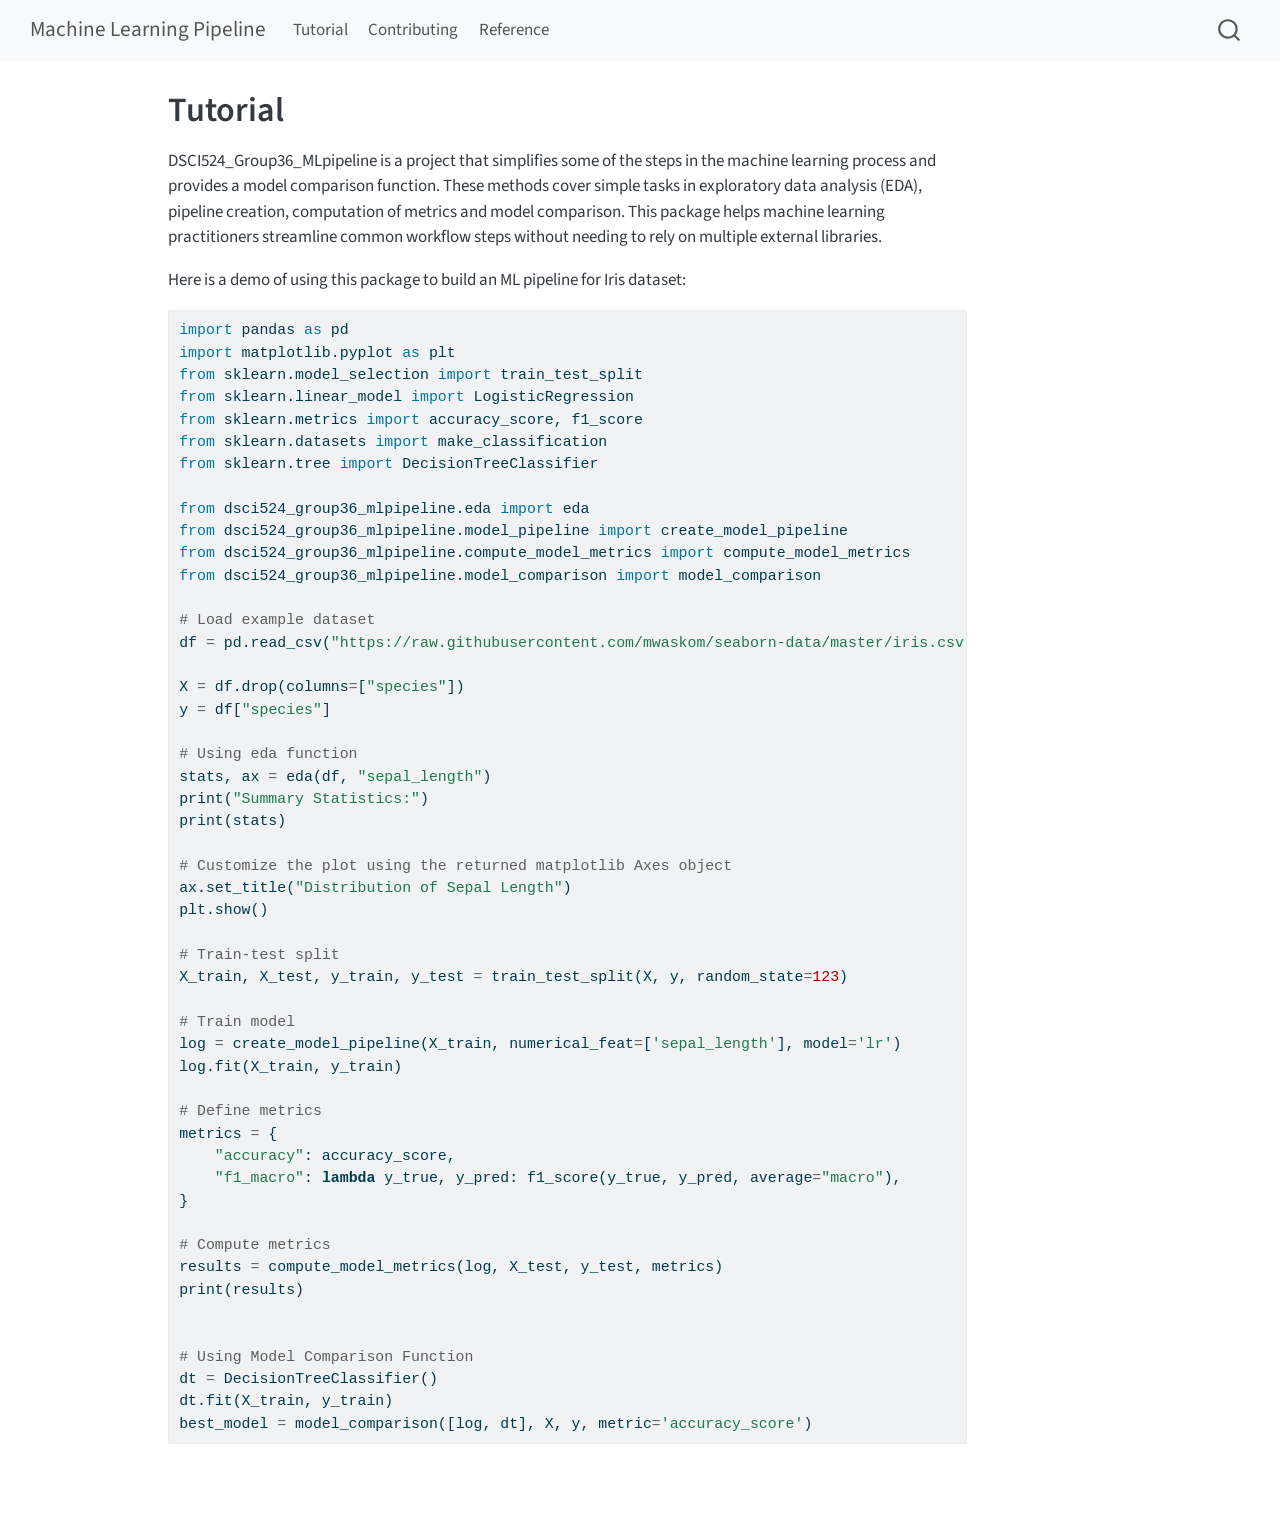
<file: index.html>
<!DOCTYPE html>
<html xmlns="http://www.w3.org/1999/xhtml" lang="en" xml:lang="en"><head>

<meta charset="utf-8">
<meta name="generator" content="quarto-1.8.27">

<meta name="viewport" content="width=device-width, initial-scale=1.0, user-scalable=yes">


<title>Tutorial – Machine Learning Pipeline</title>
<style>
code{white-space: pre-wrap;}
span.smallcaps{font-variant: small-caps;}
div.columns{display: flex; gap: min(4vw, 1.5em);}
div.column{flex: auto; overflow-x: auto;}
div.hanging-indent{margin-left: 1.5em; text-indent: -1.5em;}
ul.task-list{list-style: none;}
ul.task-list li input[type="checkbox"] {
  width: 0.8em;
  margin: 0 0.8em 0.2em -1em; /* quarto-specific, see https://github.com/quarto-dev/quarto-cli/issues/4556 */ 
  vertical-align: middle;
}
/* CSS for syntax highlighting */
html { -webkit-text-size-adjust: 100%; }
pre > code.sourceCode { white-space: pre; position: relative; }
pre > code.sourceCode > span { display: inline-block; line-height: 1.25; }
pre > code.sourceCode > span:empty { height: 1.2em; }
.sourceCode { overflow: visible; }
code.sourceCode > span { color: inherit; text-decoration: inherit; }
div.sourceCode { margin: 1em 0; }
pre.sourceCode { margin: 0; }
@media screen {
div.sourceCode { overflow: auto; }
}
@media print {
pre > code.sourceCode { white-space: pre-wrap; }
pre > code.sourceCode > span { text-indent: -5em; padding-left: 5em; }
}
pre.numberSource code
  { counter-reset: source-line 0; }
pre.numberSource code > span
  { position: relative; left: -4em; counter-increment: source-line; }
pre.numberSource code > span > a:first-child::before
  { content: counter(source-line);
    position: relative; left: -1em; text-align: right; vertical-align: baseline;
    border: none; display: inline-block;
    -webkit-touch-callout: none; -webkit-user-select: none;
    -khtml-user-select: none; -moz-user-select: none;
    -ms-user-select: none; user-select: none;
    padding: 0 4px; width: 4em;
  }
pre.numberSource { margin-left: 3em;  padding-left: 4px; }
div.sourceCode
  {   }
@media screen {
pre > code.sourceCode > span > a:first-child::before { text-decoration: underline; }
}
</style>


<script src="site_libs/quarto-nav/quarto-nav.js"></script>
<script src="site_libs/quarto-nav/headroom.min.js"></script>
<script src="site_libs/clipboard/clipboard.min.js"></script>
<script src="site_libs/quarto-search/autocomplete.umd.js"></script>
<script src="site_libs/quarto-search/fuse.min.js"></script>
<script src="site_libs/quarto-search/quarto-search.js"></script>
<meta name="quarto:offset" content="./">
<script src="site_libs/quarto-html/quarto.js" type="module"></script>
<script src="site_libs/quarto-html/tabsets/tabsets.js" type="module"></script>
<script src="site_libs/quarto-html/axe/axe-check.js" type="module"></script>
<script src="site_libs/quarto-html/popper.min.js"></script>
<script src="site_libs/quarto-html/tippy.umd.min.js"></script>
<script src="site_libs/quarto-html/anchor.min.js"></script>
<link href="site_libs/quarto-html/tippy.css" rel="stylesheet">
<link href="site_libs/quarto-html/quarto-syntax-highlighting-ed96de9b727972fe78a7b5d16c58bf87.css" rel="stylesheet" id="quarto-text-highlighting-styles">
<script src="site_libs/bootstrap/bootstrap.min.js"></script>
<link href="site_libs/bootstrap/bootstrap-icons.css" rel="stylesheet">
<link href="site_libs/bootstrap/bootstrap-0b37c64f34216b628666a8dac638b53b.min.css" rel="stylesheet" append-hash="true" id="quarto-bootstrap" data-mode="light">
<script id="quarto-search-options" type="application/json">{
  "location": "navbar",
  "copy-button": false,
  "collapse-after": 3,
  "panel-placement": "end",
  "type": "overlay",
  "limit": 50,
  "keyboard-shortcut": [
    "f",
    "/",
    "s"
  ],
  "show-item-context": false,
  "language": {
    "search-no-results-text": "No results",
    "search-matching-documents-text": "matching documents",
    "search-copy-link-title": "Copy link to search",
    "search-hide-matches-text": "Hide additional matches",
    "search-more-match-text": "more match in this document",
    "search-more-matches-text": "more matches in this document",
    "search-clear-button-title": "Clear",
    "search-text-placeholder": "",
    "search-detached-cancel-button-title": "Cancel",
    "search-submit-button-title": "Submit",
    "search-label": "Search"
  }
}</script>


</head>

<body class="nav-fixed quarto-light">

<div id="quarto-search-results"></div>
  <header id="quarto-header" class="headroom fixed-top">
    <nav class="navbar navbar-expand-lg " data-bs-theme="dark">
      <div class="navbar-container container-fluid">
      <div class="navbar-brand-container mx-auto">
    <a class="navbar-brand" href="./index.html">
    <span class="navbar-title">Machine Learning Pipeline</span>
    </a>
  </div>
            <div id="quarto-search" class="" title="Search"></div>
          <button class="navbar-toggler" type="button" data-bs-toggle="collapse" data-bs-target="#navbarCollapse" aria-controls="navbarCollapse" role="menu" aria-expanded="false" aria-label="Toggle navigation" onclick="if (window.quartoToggleHeadroom) { window.quartoToggleHeadroom(); }">
  <span class="navbar-toggler-icon"></span>
</button>
          <div class="collapse navbar-collapse" id="navbarCollapse">
            <ul class="navbar-nav navbar-nav-scroll me-auto">
  <li class="nav-item">
    <a class="nav-link" href="./tutorial.html"> 
<span class="menu-text">Tutorial</span></a>
  </li>  
  <li class="nav-item">
    <a class="nav-link" href="./CONTRIBUTING.html"> 
<span class="menu-text">Contributing</span></a>
  </li>  
  <li class="nav-item">
    <a class="nav-link" href="./reference/index.html"> 
<span class="menu-text">Reference</span></a>
  </li>  
</ul>
          </div> <!-- /navcollapse -->
            <div class="quarto-navbar-tools">
</div>
      </div> <!-- /container-fluid -->
    </nav>
</header>
<!-- content -->
<div id="quarto-content" class="quarto-container page-columns page-rows-contents page-layout-article page-navbar">
<!-- sidebar -->
<!-- margin-sidebar -->
    <div id="quarto-margin-sidebar" class="sidebar margin-sidebar zindex-bottom">
        
    </div>
<!-- main -->
<main class="content" id="quarto-document-content">

<header id="title-block-header" class="quarto-title-block default">
<div class="quarto-title">
<h1 class="title">Tutorial</h1>
</div>



<div class="quarto-title-meta">

    
  
    
  </div>
  


</header>


<p>DSCI524_Group36_MLpipeline is a project that simplifies some of the steps in the machine learning process and provides a model comparison function. These methods cover simple tasks in exploratory data analysis (EDA), pipeline creation, computation of metrics and model comparison. This package helps machine learning practitioners streamline common workflow steps without needing to rely on multiple external libraries.</p>
<p>Here is a demo of using this package to build an ML pipeline for Iris dataset:</p>
<div class="code-copy-outer-scaffold"><div class="sourceCode" id="cb1"><pre class="sourceCode python code-with-copy"><code class="sourceCode python"><span id="cb1-1"><a href="#cb1-1" aria-hidden="true" tabindex="-1"></a><span class="im">import</span> pandas <span class="im">as</span> pd</span>
<span id="cb1-2"><a href="#cb1-2" aria-hidden="true" tabindex="-1"></a><span class="im">import</span> matplotlib.pyplot <span class="im">as</span> plt</span>
<span id="cb1-3"><a href="#cb1-3" aria-hidden="true" tabindex="-1"></a><span class="im">from</span> sklearn.model_selection <span class="im">import</span> train_test_split</span>
<span id="cb1-4"><a href="#cb1-4" aria-hidden="true" tabindex="-1"></a><span class="im">from</span> sklearn.linear_model <span class="im">import</span> LogisticRegression</span>
<span id="cb1-5"><a href="#cb1-5" aria-hidden="true" tabindex="-1"></a><span class="im">from</span> sklearn.metrics <span class="im">import</span> accuracy_score, f1_score</span>
<span id="cb1-6"><a href="#cb1-6" aria-hidden="true" tabindex="-1"></a><span class="im">from</span> sklearn.datasets <span class="im">import</span> make_classification</span>
<span id="cb1-7"><a href="#cb1-7" aria-hidden="true" tabindex="-1"></a><span class="im">from</span> sklearn.tree <span class="im">import</span> DecisionTreeClassifier</span>
<span id="cb1-8"><a href="#cb1-8" aria-hidden="true" tabindex="-1"></a></span>
<span id="cb1-9"><a href="#cb1-9" aria-hidden="true" tabindex="-1"></a><span class="im">from</span> dsci524_group36_mlpipeline.eda <span class="im">import</span> eda</span>
<span id="cb1-10"><a href="#cb1-10" aria-hidden="true" tabindex="-1"></a><span class="im">from</span> dsci524_group36_mlpipeline.model_pipeline <span class="im">import</span> create_model_pipeline</span>
<span id="cb1-11"><a href="#cb1-11" aria-hidden="true" tabindex="-1"></a><span class="im">from</span> dsci524_group36_mlpipeline.compute_model_metrics <span class="im">import</span> compute_model_metrics </span>
<span id="cb1-12"><a href="#cb1-12" aria-hidden="true" tabindex="-1"></a><span class="im">from</span> dsci524_group36_mlpipeline.model_comparison <span class="im">import</span> model_comparison</span>
<span id="cb1-13"><a href="#cb1-13" aria-hidden="true" tabindex="-1"></a></span>
<span id="cb1-14"><a href="#cb1-14" aria-hidden="true" tabindex="-1"></a><span class="co"># Load example dataset</span></span>
<span id="cb1-15"><a href="#cb1-15" aria-hidden="true" tabindex="-1"></a>df <span class="op">=</span> pd.read_csv(<span class="st">"https://raw.githubusercontent.com/mwaskom/seaborn-data/master/iris.csv"</span>)</span>
<span id="cb1-16"><a href="#cb1-16" aria-hidden="true" tabindex="-1"></a></span>
<span id="cb1-17"><a href="#cb1-17" aria-hidden="true" tabindex="-1"></a>X <span class="op">=</span> df.drop(columns<span class="op">=</span>[<span class="st">"species"</span>])</span>
<span id="cb1-18"><a href="#cb1-18" aria-hidden="true" tabindex="-1"></a>y <span class="op">=</span> df[<span class="st">"species"</span>]</span>
<span id="cb1-19"><a href="#cb1-19" aria-hidden="true" tabindex="-1"></a></span>
<span id="cb1-20"><a href="#cb1-20" aria-hidden="true" tabindex="-1"></a><span class="co"># Using eda function</span></span>
<span id="cb1-21"><a href="#cb1-21" aria-hidden="true" tabindex="-1"></a>stats, ax <span class="op">=</span> eda(df, <span class="st">"sepal_length"</span>)</span>
<span id="cb1-22"><a href="#cb1-22" aria-hidden="true" tabindex="-1"></a><span class="bu">print</span>(<span class="st">"Summary Statistics:"</span>)</span>
<span id="cb1-23"><a href="#cb1-23" aria-hidden="true" tabindex="-1"></a><span class="bu">print</span>(stats)</span>
<span id="cb1-24"><a href="#cb1-24" aria-hidden="true" tabindex="-1"></a></span>
<span id="cb1-25"><a href="#cb1-25" aria-hidden="true" tabindex="-1"></a><span class="co"># Customize the plot using the returned matplotlib Axes object</span></span>
<span id="cb1-26"><a href="#cb1-26" aria-hidden="true" tabindex="-1"></a>ax.set_title(<span class="st">"Distribution of Sepal Length"</span>)</span>
<span id="cb1-27"><a href="#cb1-27" aria-hidden="true" tabindex="-1"></a>plt.show()</span>
<span id="cb1-28"><a href="#cb1-28" aria-hidden="true" tabindex="-1"></a></span>
<span id="cb1-29"><a href="#cb1-29" aria-hidden="true" tabindex="-1"></a><span class="co"># Train-test split</span></span>
<span id="cb1-30"><a href="#cb1-30" aria-hidden="true" tabindex="-1"></a>X_train, X_test, y_train, y_test <span class="op">=</span> train_test_split(X, y, random_state<span class="op">=</span><span class="dv">123</span>)</span>
<span id="cb1-31"><a href="#cb1-31" aria-hidden="true" tabindex="-1"></a></span>
<span id="cb1-32"><a href="#cb1-32" aria-hidden="true" tabindex="-1"></a><span class="co"># Train model</span></span>
<span id="cb1-33"><a href="#cb1-33" aria-hidden="true" tabindex="-1"></a>log <span class="op">=</span> create_model_pipeline(X_train, numerical_feat<span class="op">=</span>[<span class="st">'sepal_length'</span>], model<span class="op">=</span><span class="st">'lr'</span>)</span>
<span id="cb1-34"><a href="#cb1-34" aria-hidden="true" tabindex="-1"></a>log.fit(X_train, y_train)</span>
<span id="cb1-35"><a href="#cb1-35" aria-hidden="true" tabindex="-1"></a></span>
<span id="cb1-36"><a href="#cb1-36" aria-hidden="true" tabindex="-1"></a><span class="co"># Define metrics</span></span>
<span id="cb1-37"><a href="#cb1-37" aria-hidden="true" tabindex="-1"></a>metrics <span class="op">=</span> {</span>
<span id="cb1-38"><a href="#cb1-38" aria-hidden="true" tabindex="-1"></a>    <span class="st">"accuracy"</span>: accuracy_score,</span>
<span id="cb1-39"><a href="#cb1-39" aria-hidden="true" tabindex="-1"></a>    <span class="st">"f1_macro"</span>: <span class="kw">lambda</span> y_true, y_pred: f1_score(y_true, y_pred, average<span class="op">=</span><span class="st">"macro"</span>),</span>
<span id="cb1-40"><a href="#cb1-40" aria-hidden="true" tabindex="-1"></a>}</span>
<span id="cb1-41"><a href="#cb1-41" aria-hidden="true" tabindex="-1"></a></span>
<span id="cb1-42"><a href="#cb1-42" aria-hidden="true" tabindex="-1"></a><span class="co"># Compute metrics</span></span>
<span id="cb1-43"><a href="#cb1-43" aria-hidden="true" tabindex="-1"></a>results <span class="op">=</span> compute_model_metrics(log, X_test, y_test, metrics)</span>
<span id="cb1-44"><a href="#cb1-44" aria-hidden="true" tabindex="-1"></a><span class="bu">print</span>(results)</span>
<span id="cb1-45"><a href="#cb1-45" aria-hidden="true" tabindex="-1"></a></span>
<span id="cb1-46"><a href="#cb1-46" aria-hidden="true" tabindex="-1"></a></span>
<span id="cb1-47"><a href="#cb1-47" aria-hidden="true" tabindex="-1"></a><span class="co"># Using Model Comparison Function</span></span>
<span id="cb1-48"><a href="#cb1-48" aria-hidden="true" tabindex="-1"></a>dt <span class="op">=</span> DecisionTreeClassifier()</span>
<span id="cb1-49"><a href="#cb1-49" aria-hidden="true" tabindex="-1"></a>dt.fit(X_train, y_train)</span>
<span id="cb1-50"><a href="#cb1-50" aria-hidden="true" tabindex="-1"></a>best_model <span class="op">=</span> model_comparison([log, dt], X, y, metric<span class="op">=</span><span class="st">'accuracy_score'</span>)</span></code></pre></div><button title="Copy to Clipboard" class="code-copy-button"><i class="bi"></i></button></div>



</main> <!-- /main -->
<script id="quarto-html-after-body" type="application/javascript">
  window.document.addEventListener("DOMContentLoaded", function (event) {
    const icon = "";
    const anchorJS = new window.AnchorJS();
    anchorJS.options = {
      placement: 'right',
      icon: icon
    };
    anchorJS.add('.anchored');
    const isCodeAnnotation = (el) => {
      for (const clz of el.classList) {
        if (clz.startsWith('code-annotation-')) {                     
          return true;
        }
      }
      return false;
    }
    const onCopySuccess = function(e) {
      // button target
      const button = e.trigger;
      // don't keep focus
      button.blur();
      // flash "checked"
      button.classList.add('code-copy-button-checked');
      var currentTitle = button.getAttribute("title");
      button.setAttribute("title", "Copied!");
      let tooltip;
      if (window.bootstrap) {
        button.setAttribute("data-bs-toggle", "tooltip");
        button.setAttribute("data-bs-placement", "left");
        button.setAttribute("data-bs-title", "Copied!");
        tooltip = new bootstrap.Tooltip(button, 
          { trigger: "manual", 
            customClass: "code-copy-button-tooltip",
            offset: [0, -8]});
        tooltip.show();    
      }
      setTimeout(function() {
        if (tooltip) {
          tooltip.hide();
          button.removeAttribute("data-bs-title");
          button.removeAttribute("data-bs-toggle");
          button.removeAttribute("data-bs-placement");
        }
        button.setAttribute("title", currentTitle);
        button.classList.remove('code-copy-button-checked');
      }, 1000);
      // clear code selection
      e.clearSelection();
    }
    const getTextToCopy = function(trigger) {
      const outerScaffold = trigger.parentElement.cloneNode(true);
      const codeEl = outerScaffold.querySelector('code');
      for (const childEl of codeEl.children) {
        if (isCodeAnnotation(childEl)) {
          childEl.remove();
        }
      }
      return codeEl.innerText;
    }
    const clipboard = new window.ClipboardJS('.code-copy-button:not([data-in-quarto-modal])', {
      text: getTextToCopy
    });
    clipboard.on('success', onCopySuccess);
    if (window.document.getElementById('quarto-embedded-source-code-modal')) {
      const clipboardModal = new window.ClipboardJS('.code-copy-button[data-in-quarto-modal]', {
        text: getTextToCopy,
        container: window.document.getElementById('quarto-embedded-source-code-modal')
      });
      clipboardModal.on('success', onCopySuccess);
    }
      var localhostRegex = new RegExp(/^(?:http|https):\/\/localhost\:?[0-9]*\//);
      var mailtoRegex = new RegExp(/^mailto:/);
        var filterRegex = new RegExp("https:\/\/UBC-MDS\.github\.io\/DSCI524_Group36_MLpipeline\/");
      var isInternal = (href) => {
          return filterRegex.test(href) || localhostRegex.test(href) || mailtoRegex.test(href);
      }
      // Inspect non-navigation links and adorn them if external
     var links = window.document.querySelectorAll('a[href]:not(.nav-link):not(.navbar-brand):not(.toc-action):not(.sidebar-link):not(.sidebar-item-toggle):not(.pagination-link):not(.no-external):not([aria-hidden]):not(.dropdown-item):not(.quarto-navigation-tool):not(.about-link)');
      for (var i=0; i<links.length; i++) {
        const link = links[i];
        if (!isInternal(link.href)) {
          // undo the damage that might have been done by quarto-nav.js in the case of
          // links that we want to consider external
          if (link.dataset.originalHref !== undefined) {
            link.href = link.dataset.originalHref;
          }
        }
      }
    function tippyHover(el, contentFn, onTriggerFn, onUntriggerFn) {
      const config = {
        allowHTML: true,
        maxWidth: 500,
        delay: 100,
        arrow: false,
        appendTo: function(el) {
            return el.parentElement;
        },
        interactive: true,
        interactiveBorder: 10,
        theme: 'quarto',
        placement: 'bottom-start',
      };
      if (contentFn) {
        config.content = contentFn;
      }
      if (onTriggerFn) {
        config.onTrigger = onTriggerFn;
      }
      if (onUntriggerFn) {
        config.onUntrigger = onUntriggerFn;
      }
      window.tippy(el, config); 
    }
    const noterefs = window.document.querySelectorAll('a[role="doc-noteref"]');
    for (var i=0; i<noterefs.length; i++) {
      const ref = noterefs[i];
      tippyHover(ref, function() {
        // use id or data attribute instead here
        let href = ref.getAttribute('data-footnote-href') || ref.getAttribute('href');
        try { href = new URL(href).hash; } catch {}
        const id = href.replace(/^#\/?/, "");
        const note = window.document.getElementById(id);
        if (note) {
          return note.innerHTML;
        } else {
          return "";
        }
      });
    }
    const xrefs = window.document.querySelectorAll('a.quarto-xref');
    const processXRef = (id, note) => {
      // Strip column container classes
      const stripColumnClz = (el) => {
        el.classList.remove("page-full", "page-columns");
        if (el.children) {
          for (const child of el.children) {
            stripColumnClz(child);
          }
        }
      }
      stripColumnClz(note)
      if (id === null || id.startsWith('sec-')) {
        // Special case sections, only their first couple elements
        const container = document.createElement("div");
        if (note.children && note.children.length > 2) {
          container.appendChild(note.children[0].cloneNode(true));
          for (let i = 1; i < note.children.length; i++) {
            const child = note.children[i];
            if (child.tagName === "P" && child.innerText === "") {
              continue;
            } else {
              container.appendChild(child.cloneNode(true));
              break;
            }
          }
          if (window.Quarto?.typesetMath) {
            window.Quarto.typesetMath(container);
          }
          return container.innerHTML
        } else {
          if (window.Quarto?.typesetMath) {
            window.Quarto.typesetMath(note);
          }
          return note.innerHTML;
        }
      } else {
        // Remove any anchor links if they are present
        const anchorLink = note.querySelector('a.anchorjs-link');
        if (anchorLink) {
          anchorLink.remove();
        }
        if (window.Quarto?.typesetMath) {
          window.Quarto.typesetMath(note);
        }
        if (note.classList.contains("callout")) {
          return note.outerHTML;
        } else {
          return note.innerHTML;
        }
      }
    }
    for (var i=0; i<xrefs.length; i++) {
      const xref = xrefs[i];
      tippyHover(xref, undefined, function(instance) {
        instance.disable();
        let url = xref.getAttribute('href');
        let hash = undefined; 
        if (url.startsWith('#')) {
          hash = url;
        } else {
          try { hash = new URL(url).hash; } catch {}
        }
        if (hash) {
          const id = hash.replace(/^#\/?/, "");
          const note = window.document.getElementById(id);
          if (note !== null) {
            try {
              const html = processXRef(id, note.cloneNode(true));
              instance.setContent(html);
            } finally {
              instance.enable();
              instance.show();
            }
          } else {
            // See if we can fetch this
            fetch(url.split('#')[0])
            .then(res => res.text())
            .then(html => {
              const parser = new DOMParser();
              const htmlDoc = parser.parseFromString(html, "text/html");
              const note = htmlDoc.getElementById(id);
              if (note !== null) {
                const html = processXRef(id, note);
                instance.setContent(html);
              } 
            }).finally(() => {
              instance.enable();
              instance.show();
            });
          }
        } else {
          // See if we can fetch a full url (with no hash to target)
          // This is a special case and we should probably do some content thinning / targeting
          fetch(url)
          .then(res => res.text())
          .then(html => {
            const parser = new DOMParser();
            const htmlDoc = parser.parseFromString(html, "text/html");
            const note = htmlDoc.querySelector('main.content');
            if (note !== null) {
              // This should only happen for chapter cross references
              // (since there is no id in the URL)
              // remove the first header
              if (note.children.length > 0 && note.children[0].tagName === "HEADER") {
                note.children[0].remove();
              }
              const html = processXRef(null, note);
              instance.setContent(html);
            } 
          }).finally(() => {
            instance.enable();
            instance.show();
          });
        }
      }, function(instance) {
      });
    }
        let selectedAnnoteEl;
        const selectorForAnnotation = ( cell, annotation) => {
          let cellAttr = 'data-code-cell="' + cell + '"';
          let lineAttr = 'data-code-annotation="' +  annotation + '"';
          const selector = 'span[' + cellAttr + '][' + lineAttr + ']';
          return selector;
        }
        const selectCodeLines = (annoteEl) => {
          const doc = window.document;
          const targetCell = annoteEl.getAttribute("data-target-cell");
          const targetAnnotation = annoteEl.getAttribute("data-target-annotation");
          const annoteSpan = window.document.querySelector(selectorForAnnotation(targetCell, targetAnnotation));
          const lines = annoteSpan.getAttribute("data-code-lines").split(",");
          const lineIds = lines.map((line) => {
            return targetCell + "-" + line;
          })
          let top = null;
          let height = null;
          let parent = null;
          if (lineIds.length > 0) {
              //compute the position of the single el (top and bottom and make a div)
              const el = window.document.getElementById(lineIds[0]);
              top = el.offsetTop;
              height = el.offsetHeight;
              parent = el.parentElement.parentElement;
            if (lineIds.length > 1) {
              const lastEl = window.document.getElementById(lineIds[lineIds.length - 1]);
              const bottom = lastEl.offsetTop + lastEl.offsetHeight;
              height = bottom - top;
            }
            if (top !== null && height !== null && parent !== null) {
              // cook up a div (if necessary) and position it 
              let div = window.document.getElementById("code-annotation-line-highlight");
              if (div === null) {
                div = window.document.createElement("div");
                div.setAttribute("id", "code-annotation-line-highlight");
                div.style.position = 'absolute';
                parent.appendChild(div);
              }
              div.style.top = top - 2 + "px";
              div.style.height = height + 4 + "px";
              div.style.left = 0;
              let gutterDiv = window.document.getElementById("code-annotation-line-highlight-gutter");
              if (gutterDiv === null) {
                gutterDiv = window.document.createElement("div");
                gutterDiv.setAttribute("id", "code-annotation-line-highlight-gutter");
                gutterDiv.style.position = 'absolute';
                const codeCell = window.document.getElementById(targetCell);
                const gutter = codeCell.querySelector('.code-annotation-gutter');
                gutter.appendChild(gutterDiv);
              }
              gutterDiv.style.top = top - 2 + "px";
              gutterDiv.style.height = height + 4 + "px";
            }
            selectedAnnoteEl = annoteEl;
          }
        };
        const unselectCodeLines = () => {
          const elementsIds = ["code-annotation-line-highlight", "code-annotation-line-highlight-gutter"];
          elementsIds.forEach((elId) => {
            const div = window.document.getElementById(elId);
            if (div) {
              div.remove();
            }
          });
          selectedAnnoteEl = undefined;
        };
          // Handle positioning of the toggle
      window.addEventListener(
        "resize",
        throttle(() => {
          elRect = undefined;
          if (selectedAnnoteEl) {
            selectCodeLines(selectedAnnoteEl);
          }
        }, 10)
      );
      function throttle(fn, ms) {
      let throttle = false;
      let timer;
        return (...args) => {
          if(!throttle) { // first call gets through
              fn.apply(this, args);
              throttle = true;
          } else { // all the others get throttled
              if(timer) clearTimeout(timer); // cancel #2
              timer = setTimeout(() => {
                fn.apply(this, args);
                timer = throttle = false;
              }, ms);
          }
        };
      }
        // Attach click handler to the DT
        const annoteDls = window.document.querySelectorAll('dt[data-target-cell]');
        for (const annoteDlNode of annoteDls) {
          annoteDlNode.addEventListener('click', (event) => {
            const clickedEl = event.target;
            if (clickedEl !== selectedAnnoteEl) {
              unselectCodeLines();
              const activeEl = window.document.querySelector('dt[data-target-cell].code-annotation-active');
              if (activeEl) {
                activeEl.classList.remove('code-annotation-active');
              }
              selectCodeLines(clickedEl);
              clickedEl.classList.add('code-annotation-active');
            } else {
              // Unselect the line
              unselectCodeLines();
              clickedEl.classList.remove('code-annotation-active');
            }
          });
        }
    const findCites = (el) => {
      const parentEl = el.parentElement;
      if (parentEl) {
        const cites = parentEl.dataset.cites;
        if (cites) {
          return {
            el,
            cites: cites.split(' ')
          };
        } else {
          return findCites(el.parentElement)
        }
      } else {
        return undefined;
      }
    };
    var bibliorefs = window.document.querySelectorAll('a[role="doc-biblioref"]');
    for (var i=0; i<bibliorefs.length; i++) {
      const ref = bibliorefs[i];
      const citeInfo = findCites(ref);
      if (citeInfo) {
        tippyHover(citeInfo.el, function() {
          var popup = window.document.createElement('div');
          citeInfo.cites.forEach(function(cite) {
            var citeDiv = window.document.createElement('div');
            citeDiv.classList.add('hanging-indent');
            citeDiv.classList.add('csl-entry');
            var biblioDiv = window.document.getElementById('ref-' + cite);
            if (biblioDiv) {
              citeDiv.innerHTML = biblioDiv.innerHTML;
            }
            popup.appendChild(citeDiv);
          });
          return popup.innerHTML;
        });
      }
    }
  });
  </script>
</div> <!-- /content -->




</body></html>
</file>
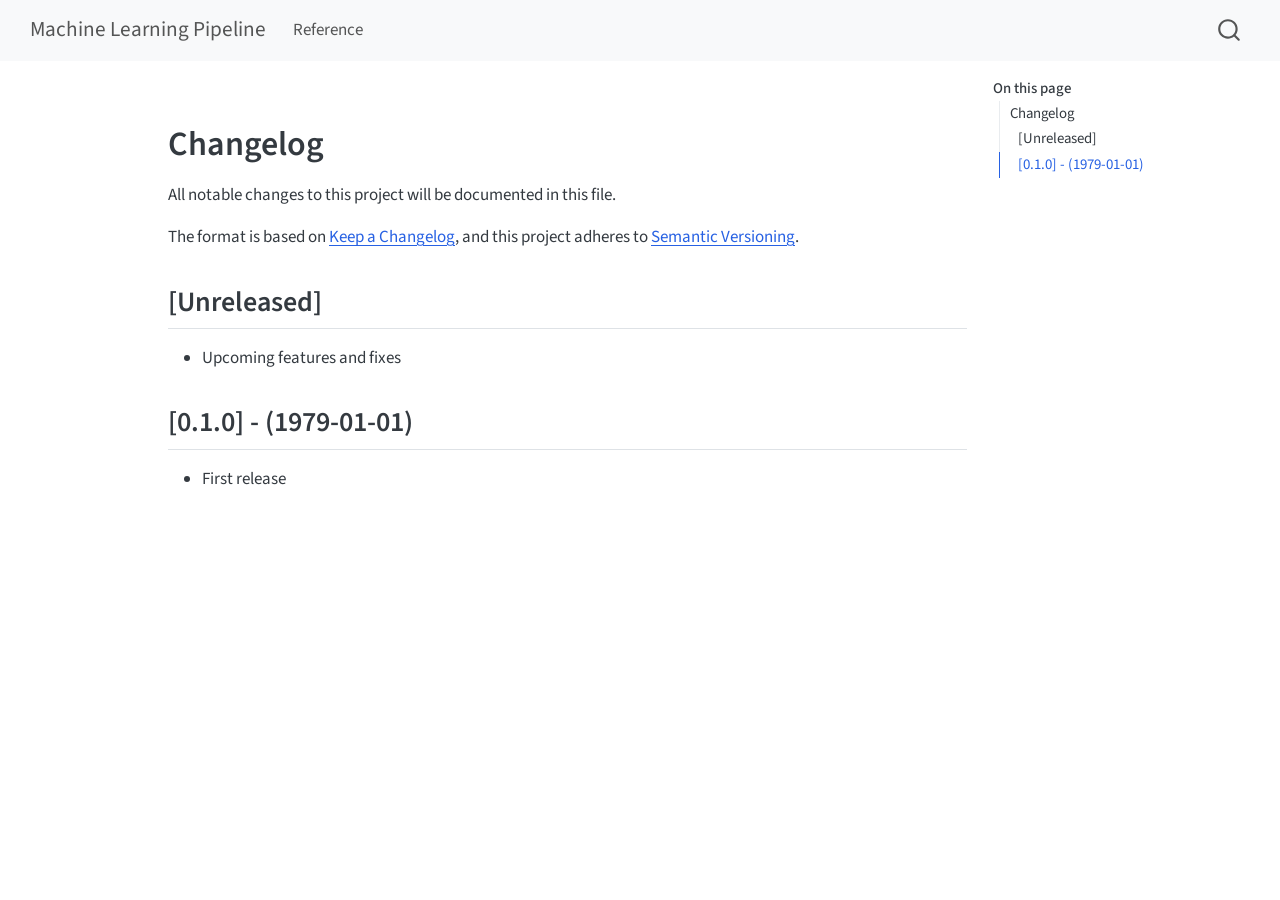
<file: docs/index.html>
<html xmlns="http://www.w3.org/1999/xhtml">    
  <head>      
    <title>Redirect to CHANGELOG.html</title>      
    <meta http-equiv="refresh" content="0;URL='CHANGELOG.html'" />    
  </head>    
  <body> 
  </body>  
</html>
</file>
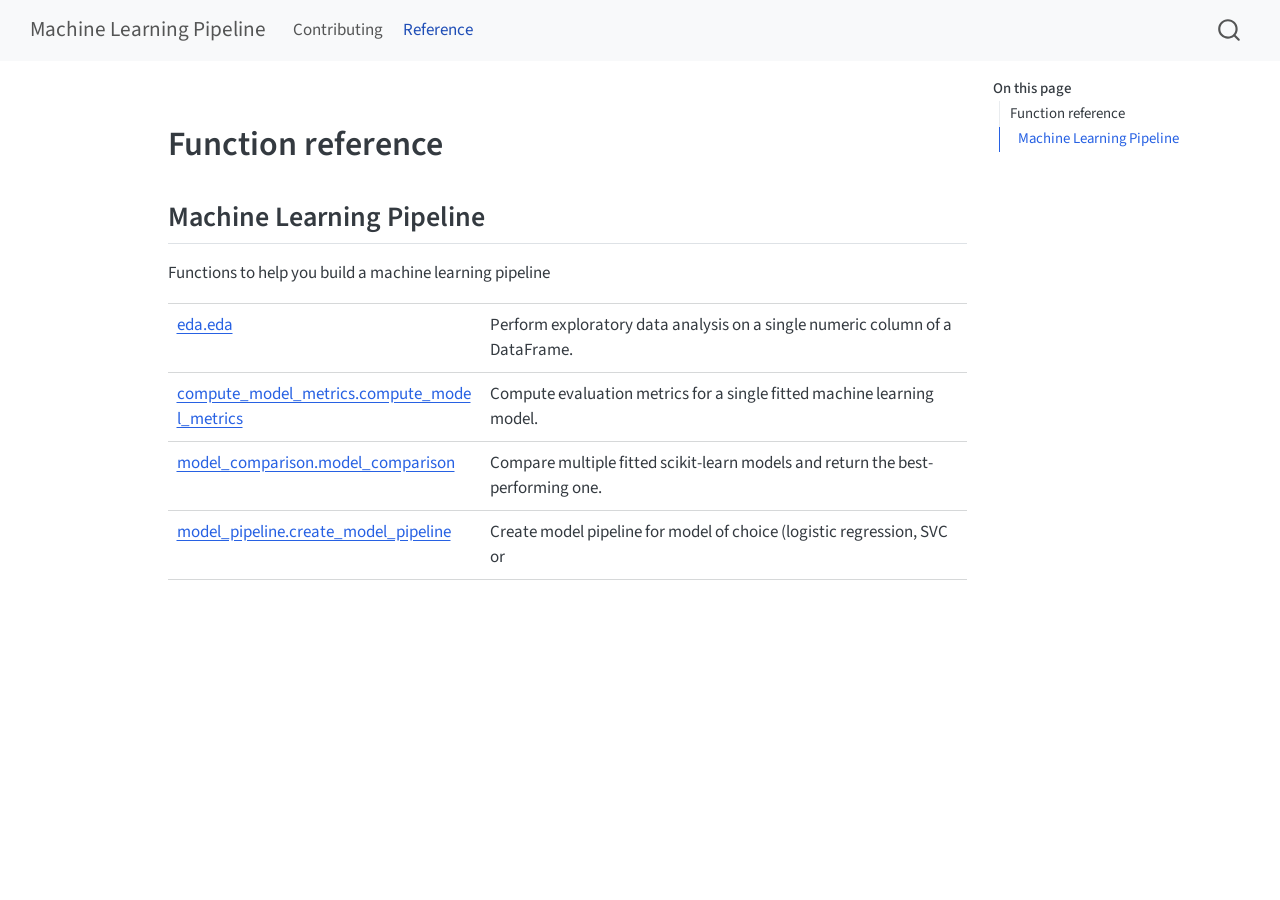
<file: reference/index.html>
<!DOCTYPE html>
<html xmlns="http://www.w3.org/1999/xhtml" lang="en" xml:lang="en"><head>

<meta charset="utf-8">
<meta name="generator" content="quarto-1.8.27">

<meta name="viewport" content="width=device-width, initial-scale=1.0, user-scalable=yes">


<title>index – Machine Learning Pipeline</title>
<style>
code{white-space: pre-wrap;}
span.smallcaps{font-variant: small-caps;}
div.columns{display: flex; gap: min(4vw, 1.5em);}
div.column{flex: auto; overflow-x: auto;}
div.hanging-indent{margin-left: 1.5em; text-indent: -1.5em;}
ul.task-list{list-style: none;}
ul.task-list li input[type="checkbox"] {
  width: 0.8em;
  margin: 0 0.8em 0.2em -1em; /* quarto-specific, see https://github.com/quarto-dev/quarto-cli/issues/4556 */ 
  vertical-align: middle;
}
</style>


<script src="../site_libs/quarto-nav/quarto-nav.js"></script>
<script src="../site_libs/quarto-nav/headroom.min.js"></script>
<script src="../site_libs/clipboard/clipboard.min.js"></script>
<script src="../site_libs/quarto-search/autocomplete.umd.js"></script>
<script src="../site_libs/quarto-search/fuse.min.js"></script>
<script src="../site_libs/quarto-search/quarto-search.js"></script>
<meta name="quarto:offset" content="../">
<script src="../site_libs/quarto-html/quarto.js" type="module"></script>
<script src="../site_libs/quarto-html/tabsets/tabsets.js" type="module"></script>
<script src="../site_libs/quarto-html/axe/axe-check.js" type="module"></script>
<script src="../site_libs/quarto-html/popper.min.js"></script>
<script src="../site_libs/quarto-html/tippy.umd.min.js"></script>
<script src="../site_libs/quarto-html/anchor.min.js"></script>
<link href="../site_libs/quarto-html/tippy.css" rel="stylesheet">
<link href="../site_libs/quarto-html/quarto-syntax-highlighting-ed96de9b727972fe78a7b5d16c58bf87.css" rel="stylesheet" id="quarto-text-highlighting-styles">
<script src="../site_libs/bootstrap/bootstrap.min.js"></script>
<link href="../site_libs/bootstrap/bootstrap-icons.css" rel="stylesheet">
<link href="../site_libs/bootstrap/bootstrap-0b37c64f34216b628666a8dac638b53b.min.css" rel="stylesheet" append-hash="true" id="quarto-bootstrap" data-mode="light">
<script id="quarto-search-options" type="application/json">{
  "location": "navbar",
  "copy-button": false,
  "collapse-after": 3,
  "panel-placement": "end",
  "type": "overlay",
  "limit": 50,
  "keyboard-shortcut": [
    "f",
    "/",
    "s"
  ],
  "show-item-context": false,
  "language": {
    "search-no-results-text": "No results",
    "search-matching-documents-text": "matching documents",
    "search-copy-link-title": "Copy link to search",
    "search-hide-matches-text": "Hide additional matches",
    "search-more-match-text": "more match in this document",
    "search-more-matches-text": "more matches in this document",
    "search-clear-button-title": "Clear",
    "search-text-placeholder": "",
    "search-detached-cancel-button-title": "Cancel",
    "search-submit-button-title": "Submit",
    "search-label": "Search"
  }
}</script>


</head>

<body class="nav-fixed quarto-light">

<div id="quarto-search-results"></div>
  <header id="quarto-header" class="headroom fixed-top">
    <nav class="navbar navbar-expand-lg " data-bs-theme="dark">
      <div class="navbar-container container-fluid">
      <div class="navbar-brand-container mx-auto">
    <a class="navbar-brand" href="../index.html">
    <span class="navbar-title">Machine Learning Pipeline</span>
    </a>
  </div>
            <div id="quarto-search" class="" title="Search"></div>
          <button class="navbar-toggler" type="button" data-bs-toggle="collapse" data-bs-target="#navbarCollapse" aria-controls="navbarCollapse" role="menu" aria-expanded="false" aria-label="Toggle navigation" onclick="if (window.quartoToggleHeadroom) { window.quartoToggleHeadroom(); }">
  <span class="navbar-toggler-icon"></span>
</button>
          <div class="collapse navbar-collapse" id="navbarCollapse">
            <ul class="navbar-nav navbar-nav-scroll me-auto">
  <li class="nav-item">
    <a class="nav-link" href="../CONTRIBUTING.html"> 
<span class="menu-text">Contributing</span></a>
  </li>  
  <li class="nav-item">
    <a class="nav-link active" href="../reference/index.html" aria-current="page"> 
<span class="menu-text">Reference</span></a>
  </li>  
</ul>
          </div> <!-- /navcollapse -->
            <div class="quarto-navbar-tools">
</div>
      </div> <!-- /container-fluid -->
    </nav>
</header>
<!-- content -->
<div id="quarto-content" class="quarto-container page-columns page-rows-contents page-layout-article page-navbar">
<!-- sidebar -->
<!-- margin-sidebar -->
    <div id="quarto-margin-sidebar" class="sidebar margin-sidebar">
        <nav id="TOC" role="doc-toc" class="toc-active">
    <h2 id="toc-title">On this page</h2>
   
  <ul>
  <li><a href="#function-reference" id="toc-function-reference" class="nav-link active" data-scroll-target="#function-reference">Function reference</a>
  <ul class="collapse">
  <li><a href="#machine-learning-pipeline" id="toc-machine-learning-pipeline" class="nav-link" data-scroll-target="#machine-learning-pipeline">Machine Learning Pipeline</a></li>
  </ul></li>
  </ul>
</nav>
    </div>
<!-- main -->
<main class="content" id="quarto-document-content"><header id="title-block-header" class="quarto-title-block"></header>




<section id="function-reference" class="level1 doc doc-index">
<h1 class="doc doc-index">Function reference</h1>
<section id="machine-learning-pipeline" class="level2">
<h2 class="anchored" data-anchor-id="machine-learning-pipeline">Machine Learning Pipeline</h2>
<p>Functions to help you build a machine learning pipeline</p>
<table class="caption-top table">
<tbody>
<tr class="odd">
<td><a href="../reference/eda.eda.html#dsci524_group36_mlpipeline.eda.eda">eda.eda</a></td>
<td>Perform exploratory data analysis on a single numeric column of a DataFrame.</td>
</tr>
<tr class="even">
<td><a href="../reference/compute_model_metrics.compute_model_metrics.html#dsci524_group36_mlpipeline.compute_model_metrics.compute_model_metrics">compute_model_metrics.compute_model_metrics</a></td>
<td>Compute evaluation metrics for a single fitted machine learning model.</td>
</tr>
<tr class="odd">
<td><a href="../reference/model_comparison.model_comparison.html#dsci524_group36_mlpipeline.model_comparison.model_comparison">model_comparison.model_comparison</a></td>
<td>Compare multiple fitted scikit-learn models and return the best-performing one.</td>
</tr>
<tr class="even">
<td><a href="../reference/model_pipeline.create_model_pipeline.html#dsci524_group36_mlpipeline.model_pipeline.create_model_pipeline">model_pipeline.create_model_pipeline</a></td>
<td>Create model pipeline for model of choice (logistic regression, SVC or</td>
</tr>
</tbody>
</table>


</section>
</section>

</main> <!-- /main -->
<script id="quarto-html-after-body" type="application/javascript">
  window.document.addEventListener("DOMContentLoaded", function (event) {
    const icon = "";
    const anchorJS = new window.AnchorJS();
    anchorJS.options = {
      placement: 'right',
      icon: icon
    };
    anchorJS.add('.anchored');
    const isCodeAnnotation = (el) => {
      for (const clz of el.classList) {
        if (clz.startsWith('code-annotation-')) {                     
          return true;
        }
      }
      return false;
    }
    const onCopySuccess = function(e) {
      // button target
      const button = e.trigger;
      // don't keep focus
      button.blur();
      // flash "checked"
      button.classList.add('code-copy-button-checked');
      var currentTitle = button.getAttribute("title");
      button.setAttribute("title", "Copied!");
      let tooltip;
      if (window.bootstrap) {
        button.setAttribute("data-bs-toggle", "tooltip");
        button.setAttribute("data-bs-placement", "left");
        button.setAttribute("data-bs-title", "Copied!");
        tooltip = new bootstrap.Tooltip(button, 
          { trigger: "manual", 
            customClass: "code-copy-button-tooltip",
            offset: [0, -8]});
        tooltip.show();    
      }
      setTimeout(function() {
        if (tooltip) {
          tooltip.hide();
          button.removeAttribute("data-bs-title");
          button.removeAttribute("data-bs-toggle");
          button.removeAttribute("data-bs-placement");
        }
        button.setAttribute("title", currentTitle);
        button.classList.remove('code-copy-button-checked');
      }, 1000);
      // clear code selection
      e.clearSelection();
    }
    const getTextToCopy = function(trigger) {
      const outerScaffold = trigger.parentElement.cloneNode(true);
      const codeEl = outerScaffold.querySelector('code');
      for (const childEl of codeEl.children) {
        if (isCodeAnnotation(childEl)) {
          childEl.remove();
        }
      }
      return codeEl.innerText;
    }
    const clipboard = new window.ClipboardJS('.code-copy-button:not([data-in-quarto-modal])', {
      text: getTextToCopy
    });
    clipboard.on('success', onCopySuccess);
    if (window.document.getElementById('quarto-embedded-source-code-modal')) {
      const clipboardModal = new window.ClipboardJS('.code-copy-button[data-in-quarto-modal]', {
        text: getTextToCopy,
        container: window.document.getElementById('quarto-embedded-source-code-modal')
      });
      clipboardModal.on('success', onCopySuccess);
    }
      var localhostRegex = new RegExp(/^(?:http|https):\/\/localhost\:?[0-9]*\//);
      var mailtoRegex = new RegExp(/^mailto:/);
        var filterRegex = new RegExp("https:\/\/UBC-MDS\.github\.io\/DSCI524_Group36_MLpipeline\/");
      var isInternal = (href) => {
          return filterRegex.test(href) || localhostRegex.test(href) || mailtoRegex.test(href);
      }
      // Inspect non-navigation links and adorn them if external
     var links = window.document.querySelectorAll('a[href]:not(.nav-link):not(.navbar-brand):not(.toc-action):not(.sidebar-link):not(.sidebar-item-toggle):not(.pagination-link):not(.no-external):not([aria-hidden]):not(.dropdown-item):not(.quarto-navigation-tool):not(.about-link)');
      for (var i=0; i<links.length; i++) {
        const link = links[i];
        if (!isInternal(link.href)) {
          // undo the damage that might have been done by quarto-nav.js in the case of
          // links that we want to consider external
          if (link.dataset.originalHref !== undefined) {
            link.href = link.dataset.originalHref;
          }
        }
      }
    function tippyHover(el, contentFn, onTriggerFn, onUntriggerFn) {
      const config = {
        allowHTML: true,
        maxWidth: 500,
        delay: 100,
        arrow: false,
        appendTo: function(el) {
            return el.parentElement;
        },
        interactive: true,
        interactiveBorder: 10,
        theme: 'quarto',
        placement: 'bottom-start',
      };
      if (contentFn) {
        config.content = contentFn;
      }
      if (onTriggerFn) {
        config.onTrigger = onTriggerFn;
      }
      if (onUntriggerFn) {
        config.onUntrigger = onUntriggerFn;
      }
      window.tippy(el, config); 
    }
    const noterefs = window.document.querySelectorAll('a[role="doc-noteref"]');
    for (var i=0; i<noterefs.length; i++) {
      const ref = noterefs[i];
      tippyHover(ref, function() {
        // use id or data attribute instead here
        let href = ref.getAttribute('data-footnote-href') || ref.getAttribute('href');
        try { href = new URL(href).hash; } catch {}
        const id = href.replace(/^#\/?/, "");
        const note = window.document.getElementById(id);
        if (note) {
          return note.innerHTML;
        } else {
          return "";
        }
      });
    }
    const xrefs = window.document.querySelectorAll('a.quarto-xref');
    const processXRef = (id, note) => {
      // Strip column container classes
      const stripColumnClz = (el) => {
        el.classList.remove("page-full", "page-columns");
        if (el.children) {
          for (const child of el.children) {
            stripColumnClz(child);
          }
        }
      }
      stripColumnClz(note)
      if (id === null || id.startsWith('sec-')) {
        // Special case sections, only their first couple elements
        const container = document.createElement("div");
        if (note.children && note.children.length > 2) {
          container.appendChild(note.children[0].cloneNode(true));
          for (let i = 1; i < note.children.length; i++) {
            const child = note.children[i];
            if (child.tagName === "P" && child.innerText === "") {
              continue;
            } else {
              container.appendChild(child.cloneNode(true));
              break;
            }
          }
          if (window.Quarto?.typesetMath) {
            window.Quarto.typesetMath(container);
          }
          return container.innerHTML
        } else {
          if (window.Quarto?.typesetMath) {
            window.Quarto.typesetMath(note);
          }
          return note.innerHTML;
        }
      } else {
        // Remove any anchor links if they are present
        const anchorLink = note.querySelector('a.anchorjs-link');
        if (anchorLink) {
          anchorLink.remove();
        }
        if (window.Quarto?.typesetMath) {
          window.Quarto.typesetMath(note);
        }
        if (note.classList.contains("callout")) {
          return note.outerHTML;
        } else {
          return note.innerHTML;
        }
      }
    }
    for (var i=0; i<xrefs.length; i++) {
      const xref = xrefs[i];
      tippyHover(xref, undefined, function(instance) {
        instance.disable();
        let url = xref.getAttribute('href');
        let hash = undefined; 
        if (url.startsWith('#')) {
          hash = url;
        } else {
          try { hash = new URL(url).hash; } catch {}
        }
        if (hash) {
          const id = hash.replace(/^#\/?/, "");
          const note = window.document.getElementById(id);
          if (note !== null) {
            try {
              const html = processXRef(id, note.cloneNode(true));
              instance.setContent(html);
            } finally {
              instance.enable();
              instance.show();
            }
          } else {
            // See if we can fetch this
            fetch(url.split('#')[0])
            .then(res => res.text())
            .then(html => {
              const parser = new DOMParser();
              const htmlDoc = parser.parseFromString(html, "text/html");
              const note = htmlDoc.getElementById(id);
              if (note !== null) {
                const html = processXRef(id, note);
                instance.setContent(html);
              } 
            }).finally(() => {
              instance.enable();
              instance.show();
            });
          }
        } else {
          // See if we can fetch a full url (with no hash to target)
          // This is a special case and we should probably do some content thinning / targeting
          fetch(url)
          .then(res => res.text())
          .then(html => {
            const parser = new DOMParser();
            const htmlDoc = parser.parseFromString(html, "text/html");
            const note = htmlDoc.querySelector('main.content');
            if (note !== null) {
              // This should only happen for chapter cross references
              // (since there is no id in the URL)
              // remove the first header
              if (note.children.length > 0 && note.children[0].tagName === "HEADER") {
                note.children[0].remove();
              }
              const html = processXRef(null, note);
              instance.setContent(html);
            } 
          }).finally(() => {
            instance.enable();
            instance.show();
          });
        }
      }, function(instance) {
      });
    }
        let selectedAnnoteEl;
        const selectorForAnnotation = ( cell, annotation) => {
          let cellAttr = 'data-code-cell="' + cell + '"';
          let lineAttr = 'data-code-annotation="' +  annotation + '"';
          const selector = 'span[' + cellAttr + '][' + lineAttr + ']';
          return selector;
        }
        const selectCodeLines = (annoteEl) => {
          const doc = window.document;
          const targetCell = annoteEl.getAttribute("data-target-cell");
          const targetAnnotation = annoteEl.getAttribute("data-target-annotation");
          const annoteSpan = window.document.querySelector(selectorForAnnotation(targetCell, targetAnnotation));
          const lines = annoteSpan.getAttribute("data-code-lines").split(",");
          const lineIds = lines.map((line) => {
            return targetCell + "-" + line;
          })
          let top = null;
          let height = null;
          let parent = null;
          if (lineIds.length > 0) {
              //compute the position of the single el (top and bottom and make a div)
              const el = window.document.getElementById(lineIds[0]);
              top = el.offsetTop;
              height = el.offsetHeight;
              parent = el.parentElement.parentElement;
            if (lineIds.length > 1) {
              const lastEl = window.document.getElementById(lineIds[lineIds.length - 1]);
              const bottom = lastEl.offsetTop + lastEl.offsetHeight;
              height = bottom - top;
            }
            if (top !== null && height !== null && parent !== null) {
              // cook up a div (if necessary) and position it 
              let div = window.document.getElementById("code-annotation-line-highlight");
              if (div === null) {
                div = window.document.createElement("div");
                div.setAttribute("id", "code-annotation-line-highlight");
                div.style.position = 'absolute';
                parent.appendChild(div);
              }
              div.style.top = top - 2 + "px";
              div.style.height = height + 4 + "px";
              div.style.left = 0;
              let gutterDiv = window.document.getElementById("code-annotation-line-highlight-gutter");
              if (gutterDiv === null) {
                gutterDiv = window.document.createElement("div");
                gutterDiv.setAttribute("id", "code-annotation-line-highlight-gutter");
                gutterDiv.style.position = 'absolute';
                const codeCell = window.document.getElementById(targetCell);
                const gutter = codeCell.querySelector('.code-annotation-gutter');
                gutter.appendChild(gutterDiv);
              }
              gutterDiv.style.top = top - 2 + "px";
              gutterDiv.style.height = height + 4 + "px";
            }
            selectedAnnoteEl = annoteEl;
          }
        };
        const unselectCodeLines = () => {
          const elementsIds = ["code-annotation-line-highlight", "code-annotation-line-highlight-gutter"];
          elementsIds.forEach((elId) => {
            const div = window.document.getElementById(elId);
            if (div) {
              div.remove();
            }
          });
          selectedAnnoteEl = undefined;
        };
          // Handle positioning of the toggle
      window.addEventListener(
        "resize",
        throttle(() => {
          elRect = undefined;
          if (selectedAnnoteEl) {
            selectCodeLines(selectedAnnoteEl);
          }
        }, 10)
      );
      function throttle(fn, ms) {
      let throttle = false;
      let timer;
        return (...args) => {
          if(!throttle) { // first call gets through
              fn.apply(this, args);
              throttle = true;
          } else { // all the others get throttled
              if(timer) clearTimeout(timer); // cancel #2
              timer = setTimeout(() => {
                fn.apply(this, args);
                timer = throttle = false;
              }, ms);
          }
        };
      }
        // Attach click handler to the DT
        const annoteDls = window.document.querySelectorAll('dt[data-target-cell]');
        for (const annoteDlNode of annoteDls) {
          annoteDlNode.addEventListener('click', (event) => {
            const clickedEl = event.target;
            if (clickedEl !== selectedAnnoteEl) {
              unselectCodeLines();
              const activeEl = window.document.querySelector('dt[data-target-cell].code-annotation-active');
              if (activeEl) {
                activeEl.classList.remove('code-annotation-active');
              }
              selectCodeLines(clickedEl);
              clickedEl.classList.add('code-annotation-active');
            } else {
              // Unselect the line
              unselectCodeLines();
              clickedEl.classList.remove('code-annotation-active');
            }
          });
        }
    const findCites = (el) => {
      const parentEl = el.parentElement;
      if (parentEl) {
        const cites = parentEl.dataset.cites;
        if (cites) {
          return {
            el,
            cites: cites.split(' ')
          };
        } else {
          return findCites(el.parentElement)
        }
      } else {
        return undefined;
      }
    };
    var bibliorefs = window.document.querySelectorAll('a[role="doc-biblioref"]');
    for (var i=0; i<bibliorefs.length; i++) {
      const ref = bibliorefs[i];
      const citeInfo = findCites(ref);
      if (citeInfo) {
        tippyHover(citeInfo.el, function() {
          var popup = window.document.createElement('div');
          citeInfo.cites.forEach(function(cite) {
            var citeDiv = window.document.createElement('div');
            citeDiv.classList.add('hanging-indent');
            citeDiv.classList.add('csl-entry');
            var biblioDiv = window.document.getElementById('ref-' + cite);
            if (biblioDiv) {
              citeDiv.innerHTML = biblioDiv.innerHTML;
            }
            popup.appendChild(citeDiv);
          });
          return popup.innerHTML;
        });
      }
    }
  });
  </script>
</div> <!-- /content -->




</body></html>
</file>
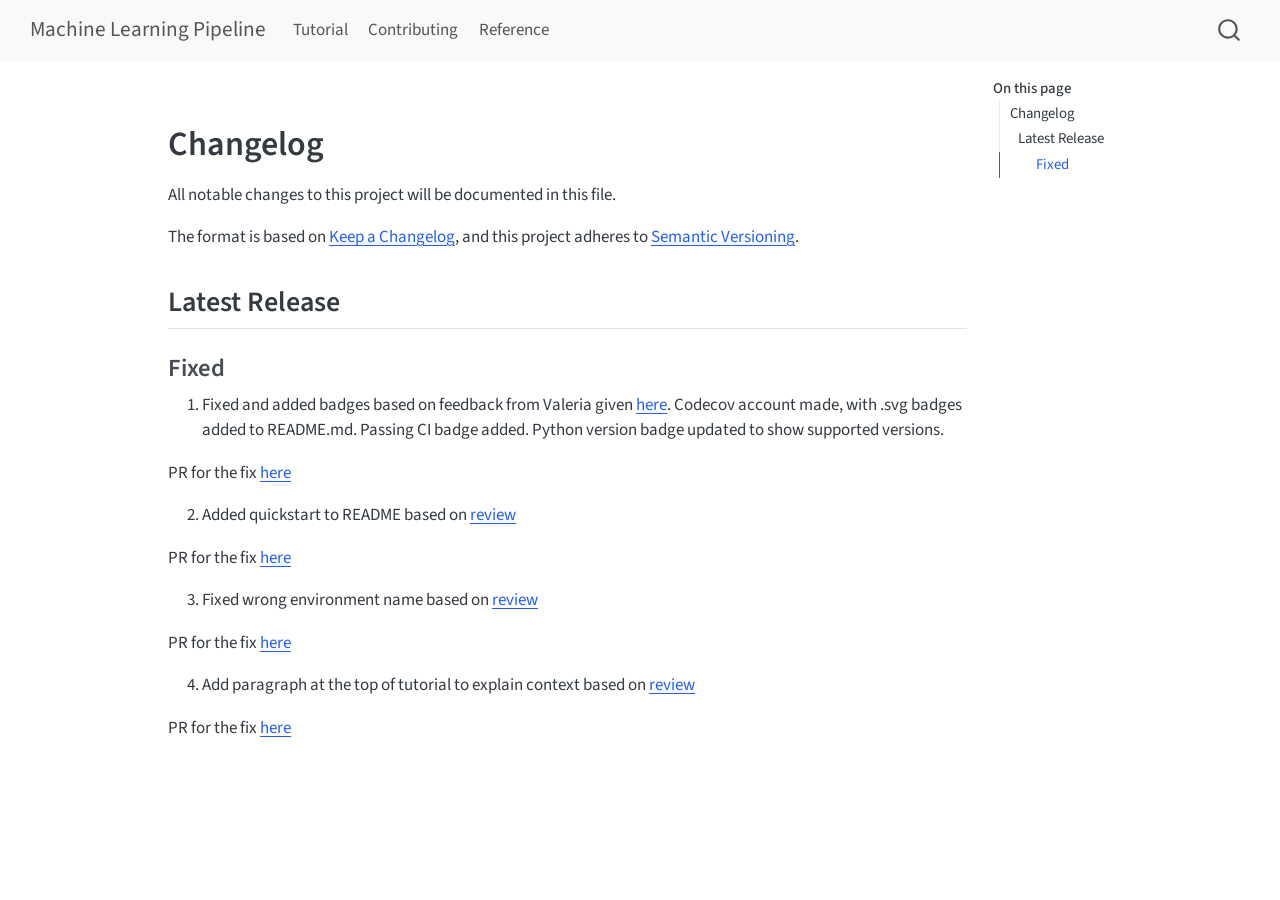
<file: CHANGELOG.html>
<!DOCTYPE html>
<html xmlns="http://www.w3.org/1999/xhtml" lang="en" xml:lang="en"><head>

<meta charset="utf-8">
<meta name="generator" content="quarto-1.8.27">

<meta name="viewport" content="width=device-width, initial-scale=1.0, user-scalable=yes">


<title>changelog – Machine Learning Pipeline</title>
<style>
code{white-space: pre-wrap;}
span.smallcaps{font-variant: small-caps;}
div.columns{display: flex; gap: min(4vw, 1.5em);}
div.column{flex: auto; overflow-x: auto;}
div.hanging-indent{margin-left: 1.5em; text-indent: -1.5em;}
ul.task-list{list-style: none;}
ul.task-list li input[type="checkbox"] {
  width: 0.8em;
  margin: 0 0.8em 0.2em -1em; /* quarto-specific, see https://github.com/quarto-dev/quarto-cli/issues/4556 */ 
  vertical-align: middle;
}
</style>


<script src="site_libs/quarto-nav/quarto-nav.js"></script>
<script src="site_libs/quarto-nav/headroom.min.js"></script>
<script src="site_libs/clipboard/clipboard.min.js"></script>
<script src="site_libs/quarto-search/autocomplete.umd.js"></script>
<script src="site_libs/quarto-search/fuse.min.js"></script>
<script src="site_libs/quarto-search/quarto-search.js"></script>
<meta name="quarto:offset" content="./">
<script src="site_libs/quarto-html/quarto.js" type="module"></script>
<script src="site_libs/quarto-html/tabsets/tabsets.js" type="module"></script>
<script src="site_libs/quarto-html/axe/axe-check.js" type="module"></script>
<script src="site_libs/quarto-html/popper.min.js"></script>
<script src="site_libs/quarto-html/tippy.umd.min.js"></script>
<script src="site_libs/quarto-html/anchor.min.js"></script>
<link href="site_libs/quarto-html/tippy.css" rel="stylesheet">
<link href="site_libs/quarto-html/quarto-syntax-highlighting-ed96de9b727972fe78a7b5d16c58bf87.css" rel="stylesheet" id="quarto-text-highlighting-styles">
<script src="site_libs/bootstrap/bootstrap.min.js"></script>
<link href="site_libs/bootstrap/bootstrap-icons.css" rel="stylesheet">
<link href="site_libs/bootstrap/bootstrap-0b37c64f34216b628666a8dac638b53b.min.css" rel="stylesheet" append-hash="true" id="quarto-bootstrap" data-mode="light">
<script id="quarto-search-options" type="application/json">{
  "location": "navbar",
  "copy-button": false,
  "collapse-after": 3,
  "panel-placement": "end",
  "type": "overlay",
  "limit": 50,
  "keyboard-shortcut": [
    "f",
    "/",
    "s"
  ],
  "show-item-context": false,
  "language": {
    "search-no-results-text": "No results",
    "search-matching-documents-text": "matching documents",
    "search-copy-link-title": "Copy link to search",
    "search-hide-matches-text": "Hide additional matches",
    "search-more-match-text": "more match in this document",
    "search-more-matches-text": "more matches in this document",
    "search-clear-button-title": "Clear",
    "search-text-placeholder": "",
    "search-detached-cancel-button-title": "Cancel",
    "search-submit-button-title": "Submit",
    "search-label": "Search"
  }
}</script>


</head>

<body class="nav-fixed quarto-light">

<div id="quarto-search-results"></div>
  <header id="quarto-header" class="headroom fixed-top">
    <nav class="navbar navbar-expand-lg " data-bs-theme="dark">
      <div class="navbar-container container-fluid">
      <div class="navbar-brand-container mx-auto">
    <a class="navbar-brand" href="./index.html">
    <span class="navbar-title">Machine Learning Pipeline</span>
    </a>
  </div>
            <div id="quarto-search" class="" title="Search"></div>
          <button class="navbar-toggler" type="button" data-bs-toggle="collapse" data-bs-target="#navbarCollapse" aria-controls="navbarCollapse" role="menu" aria-expanded="false" aria-label="Toggle navigation" onclick="if (window.quartoToggleHeadroom) { window.quartoToggleHeadroom(); }">
  <span class="navbar-toggler-icon"></span>
</button>
          <div class="collapse navbar-collapse" id="navbarCollapse">
            <ul class="navbar-nav navbar-nav-scroll me-auto">
  <li class="nav-item">
    <a class="nav-link" href="./tutorial.html"> 
<span class="menu-text">Tutorial</span></a>
  </li>  
  <li class="nav-item">
    <a class="nav-link" href="./CONTRIBUTING.html"> 
<span class="menu-text">Contributing</span></a>
  </li>  
  <li class="nav-item">
    <a class="nav-link" href="./reference/index.html"> 
<span class="menu-text">Reference</span></a>
  </li>  
</ul>
          </div> <!-- /navcollapse -->
            <div class="quarto-navbar-tools">
</div>
      </div> <!-- /container-fluid -->
    </nav>
</header>
<!-- content -->
<div id="quarto-content" class="quarto-container page-columns page-rows-contents page-layout-article page-navbar">
<!-- sidebar -->
<!-- margin-sidebar -->
    <div id="quarto-margin-sidebar" class="sidebar margin-sidebar">
        <nav id="TOC" role="doc-toc" class="toc-active">
    <h2 id="toc-title">On this page</h2>
   
  <ul>
  <li><a href="#changelog" id="toc-changelog" class="nav-link active" data-scroll-target="#changelog">Changelog</a>
  <ul class="collapse">
  <li><a href="#latest-release" id="toc-latest-release" class="nav-link" data-scroll-target="#latest-release">Latest Release</a>
  <ul class="collapse">
  <li><a href="#fixed" id="toc-fixed" class="nav-link" data-scroll-target="#fixed">Fixed</a></li>
  </ul></li>
  </ul></li>
  </ul>
</nav>
    </div>
<!-- main -->
<main class="content" id="quarto-document-content"><header id="title-block-header" class="quarto-title-block"></header>




<section id="changelog" class="level1">
<h1>Changelog</h1>
<p>All notable changes to this project will be documented in this file.</p>
<p>The format is based on <a href="https://keepachangelog.com/en/1.0.0/">Keep a Changelog</a>, and this project adheres to <a href="https://semver.org/spec/v2.0.0.html">Semantic Versioning</a>.</p>
<section id="latest-release" class="level2">
<h2 class="anchored" data-anchor-id="latest-release">Latest Release</h2>
<section id="fixed" class="level3">
<h3 class="anchored" data-anchor-id="fixed">Fixed</h3>
<ol type="1">
<li>Fixed and added badges based on feedback from Valeria given <a href="https://github.com/UBC-MDS/DSCI524_Group36_MLpipeline/issues/54">here</a>. Codecov account made, with .svg badges added to README.md. Passing CI badge added. Python version badge updated to show supported versions.</li>
</ol>
<p>PR for the fix <a href="https://github.com/UBC-MDS/DSCI524_Group36_MLpipeline/pull/56">here</a></p>
<ol start="2" type="1">
<li>Added quickstart to README based on <a href="https://github.com/UBC-MDS/DSCI524_Group36_MLpipeline/issues/54">review</a></li>
</ol>
<p>PR for the fix <a href="https://github.com/UBC-MDS/DSCI524_Group36_MLpipeline/pull/62">here</a></p>
<ol start="3" type="1">
<li>Fixed wrong environment name based on <a href="https://github.com/UBC-MDS/DSCI524_Group36_MLpipeline/issues/69">review</a></li>
</ol>
<p>PR for the fix <a href="https://github.com/UBC-MDS/DSCI524_Group36_MLpipeline/pull/71">here</a></p>
<ol start="4" type="1">
<li>Add paragraph at the top of tutorial to explain context based on <a href="https://github.com/UBC-MDS/DSCI524_Group36_MLpipeline/issues/69">review</a></li>
</ol>
<p>PR for the fix <a href="https://github.com/UBC-MDS/DSCI524_Group36_MLpipeline/pull/73">here</a></p>


</section>
</section>
</section>

</main> <!-- /main -->
<script id="quarto-html-after-body" type="application/javascript">
  window.document.addEventListener("DOMContentLoaded", function (event) {
    const icon = "";
    const anchorJS = new window.AnchorJS();
    anchorJS.options = {
      placement: 'right',
      icon: icon
    };
    anchorJS.add('.anchored');
    const isCodeAnnotation = (el) => {
      for (const clz of el.classList) {
        if (clz.startsWith('code-annotation-')) {                     
          return true;
        }
      }
      return false;
    }
    const onCopySuccess = function(e) {
      // button target
      const button = e.trigger;
      // don't keep focus
      button.blur();
      // flash "checked"
      button.classList.add('code-copy-button-checked');
      var currentTitle = button.getAttribute("title");
      button.setAttribute("title", "Copied!");
      let tooltip;
      if (window.bootstrap) {
        button.setAttribute("data-bs-toggle", "tooltip");
        button.setAttribute("data-bs-placement", "left");
        button.setAttribute("data-bs-title", "Copied!");
        tooltip = new bootstrap.Tooltip(button, 
          { trigger: "manual", 
            customClass: "code-copy-button-tooltip",
            offset: [0, -8]});
        tooltip.show();    
      }
      setTimeout(function() {
        if (tooltip) {
          tooltip.hide();
          button.removeAttribute("data-bs-title");
          button.removeAttribute("data-bs-toggle");
          button.removeAttribute("data-bs-placement");
        }
        button.setAttribute("title", currentTitle);
        button.classList.remove('code-copy-button-checked');
      }, 1000);
      // clear code selection
      e.clearSelection();
    }
    const getTextToCopy = function(trigger) {
      const outerScaffold = trigger.parentElement.cloneNode(true);
      const codeEl = outerScaffold.querySelector('code');
      for (const childEl of codeEl.children) {
        if (isCodeAnnotation(childEl)) {
          childEl.remove();
        }
      }
      return codeEl.innerText;
    }
    const clipboard = new window.ClipboardJS('.code-copy-button:not([data-in-quarto-modal])', {
      text: getTextToCopy
    });
    clipboard.on('success', onCopySuccess);
    if (window.document.getElementById('quarto-embedded-source-code-modal')) {
      const clipboardModal = new window.ClipboardJS('.code-copy-button[data-in-quarto-modal]', {
        text: getTextToCopy,
        container: window.document.getElementById('quarto-embedded-source-code-modal')
      });
      clipboardModal.on('success', onCopySuccess);
    }
      var localhostRegex = new RegExp(/^(?:http|https):\/\/localhost\:?[0-9]*\//);
      var mailtoRegex = new RegExp(/^mailto:/);
        var filterRegex = new RegExp("https:\/\/UBC-MDS\.github\.io\/DSCI524_Group36_MLpipeline\/");
      var isInternal = (href) => {
          return filterRegex.test(href) || localhostRegex.test(href) || mailtoRegex.test(href);
      }
      // Inspect non-navigation links and adorn them if external
     var links = window.document.querySelectorAll('a[href]:not(.nav-link):not(.navbar-brand):not(.toc-action):not(.sidebar-link):not(.sidebar-item-toggle):not(.pagination-link):not(.no-external):not([aria-hidden]):not(.dropdown-item):not(.quarto-navigation-tool):not(.about-link)');
      for (var i=0; i<links.length; i++) {
        const link = links[i];
        if (!isInternal(link.href)) {
          // undo the damage that might have been done by quarto-nav.js in the case of
          // links that we want to consider external
          if (link.dataset.originalHref !== undefined) {
            link.href = link.dataset.originalHref;
          }
        }
      }
    function tippyHover(el, contentFn, onTriggerFn, onUntriggerFn) {
      const config = {
        allowHTML: true,
        maxWidth: 500,
        delay: 100,
        arrow: false,
        appendTo: function(el) {
            return el.parentElement;
        },
        interactive: true,
        interactiveBorder: 10,
        theme: 'quarto',
        placement: 'bottom-start',
      };
      if (contentFn) {
        config.content = contentFn;
      }
      if (onTriggerFn) {
        config.onTrigger = onTriggerFn;
      }
      if (onUntriggerFn) {
        config.onUntrigger = onUntriggerFn;
      }
      window.tippy(el, config); 
    }
    const noterefs = window.document.querySelectorAll('a[role="doc-noteref"]');
    for (var i=0; i<noterefs.length; i++) {
      const ref = noterefs[i];
      tippyHover(ref, function() {
        // use id or data attribute instead here
        let href = ref.getAttribute('data-footnote-href') || ref.getAttribute('href');
        try { href = new URL(href).hash; } catch {}
        const id = href.replace(/^#\/?/, "");
        const note = window.document.getElementById(id);
        if (note) {
          return note.innerHTML;
        } else {
          return "";
        }
      });
    }
    const xrefs = window.document.querySelectorAll('a.quarto-xref');
    const processXRef = (id, note) => {
      // Strip column container classes
      const stripColumnClz = (el) => {
        el.classList.remove("page-full", "page-columns");
        if (el.children) {
          for (const child of el.children) {
            stripColumnClz(child);
          }
        }
      }
      stripColumnClz(note)
      if (id === null || id.startsWith('sec-')) {
        // Special case sections, only their first couple elements
        const container = document.createElement("div");
        if (note.children && note.children.length > 2) {
          container.appendChild(note.children[0].cloneNode(true));
          for (let i = 1; i < note.children.length; i++) {
            const child = note.children[i];
            if (child.tagName === "P" && child.innerText === "") {
              continue;
            } else {
              container.appendChild(child.cloneNode(true));
              break;
            }
          }
          if (window.Quarto?.typesetMath) {
            window.Quarto.typesetMath(container);
          }
          return container.innerHTML
        } else {
          if (window.Quarto?.typesetMath) {
            window.Quarto.typesetMath(note);
          }
          return note.innerHTML;
        }
      } else {
        // Remove any anchor links if they are present
        const anchorLink = note.querySelector('a.anchorjs-link');
        if (anchorLink) {
          anchorLink.remove();
        }
        if (window.Quarto?.typesetMath) {
          window.Quarto.typesetMath(note);
        }
        if (note.classList.contains("callout")) {
          return note.outerHTML;
        } else {
          return note.innerHTML;
        }
      }
    }
    for (var i=0; i<xrefs.length; i++) {
      const xref = xrefs[i];
      tippyHover(xref, undefined, function(instance) {
        instance.disable();
        let url = xref.getAttribute('href');
        let hash = undefined; 
        if (url.startsWith('#')) {
          hash = url;
        } else {
          try { hash = new URL(url).hash; } catch {}
        }
        if (hash) {
          const id = hash.replace(/^#\/?/, "");
          const note = window.document.getElementById(id);
          if (note !== null) {
            try {
              const html = processXRef(id, note.cloneNode(true));
              instance.setContent(html);
            } finally {
              instance.enable();
              instance.show();
            }
          } else {
            // See if we can fetch this
            fetch(url.split('#')[0])
            .then(res => res.text())
            .then(html => {
              const parser = new DOMParser();
              const htmlDoc = parser.parseFromString(html, "text/html");
              const note = htmlDoc.getElementById(id);
              if (note !== null) {
                const html = processXRef(id, note);
                instance.setContent(html);
              } 
            }).finally(() => {
              instance.enable();
              instance.show();
            });
          }
        } else {
          // See if we can fetch a full url (with no hash to target)
          // This is a special case and we should probably do some content thinning / targeting
          fetch(url)
          .then(res => res.text())
          .then(html => {
            const parser = new DOMParser();
            const htmlDoc = parser.parseFromString(html, "text/html");
            const note = htmlDoc.querySelector('main.content');
            if (note !== null) {
              // This should only happen for chapter cross references
              // (since there is no id in the URL)
              // remove the first header
              if (note.children.length > 0 && note.children[0].tagName === "HEADER") {
                note.children[0].remove();
              }
              const html = processXRef(null, note);
              instance.setContent(html);
            } 
          }).finally(() => {
            instance.enable();
            instance.show();
          });
        }
      }, function(instance) {
      });
    }
        let selectedAnnoteEl;
        const selectorForAnnotation = ( cell, annotation) => {
          let cellAttr = 'data-code-cell="' + cell + '"';
          let lineAttr = 'data-code-annotation="' +  annotation + '"';
          const selector = 'span[' + cellAttr + '][' + lineAttr + ']';
          return selector;
        }
        const selectCodeLines = (annoteEl) => {
          const doc = window.document;
          const targetCell = annoteEl.getAttribute("data-target-cell");
          const targetAnnotation = annoteEl.getAttribute("data-target-annotation");
          const annoteSpan = window.document.querySelector(selectorForAnnotation(targetCell, targetAnnotation));
          const lines = annoteSpan.getAttribute("data-code-lines").split(",");
          const lineIds = lines.map((line) => {
            return targetCell + "-" + line;
          })
          let top = null;
          let height = null;
          let parent = null;
          if (lineIds.length > 0) {
              //compute the position of the single el (top and bottom and make a div)
              const el = window.document.getElementById(lineIds[0]);
              top = el.offsetTop;
              height = el.offsetHeight;
              parent = el.parentElement.parentElement;
            if (lineIds.length > 1) {
              const lastEl = window.document.getElementById(lineIds[lineIds.length - 1]);
              const bottom = lastEl.offsetTop + lastEl.offsetHeight;
              height = bottom - top;
            }
            if (top !== null && height !== null && parent !== null) {
              // cook up a div (if necessary) and position it 
              let div = window.document.getElementById("code-annotation-line-highlight");
              if (div === null) {
                div = window.document.createElement("div");
                div.setAttribute("id", "code-annotation-line-highlight");
                div.style.position = 'absolute';
                parent.appendChild(div);
              }
              div.style.top = top - 2 + "px";
              div.style.height = height + 4 + "px";
              div.style.left = 0;
              let gutterDiv = window.document.getElementById("code-annotation-line-highlight-gutter");
              if (gutterDiv === null) {
                gutterDiv = window.document.createElement("div");
                gutterDiv.setAttribute("id", "code-annotation-line-highlight-gutter");
                gutterDiv.style.position = 'absolute';
                const codeCell = window.document.getElementById(targetCell);
                const gutter = codeCell.querySelector('.code-annotation-gutter');
                gutter.appendChild(gutterDiv);
              }
              gutterDiv.style.top = top - 2 + "px";
              gutterDiv.style.height = height + 4 + "px";
            }
            selectedAnnoteEl = annoteEl;
          }
        };
        const unselectCodeLines = () => {
          const elementsIds = ["code-annotation-line-highlight", "code-annotation-line-highlight-gutter"];
          elementsIds.forEach((elId) => {
            const div = window.document.getElementById(elId);
            if (div) {
              div.remove();
            }
          });
          selectedAnnoteEl = undefined;
        };
          // Handle positioning of the toggle
      window.addEventListener(
        "resize",
        throttle(() => {
          elRect = undefined;
          if (selectedAnnoteEl) {
            selectCodeLines(selectedAnnoteEl);
          }
        }, 10)
      );
      function throttle(fn, ms) {
      let throttle = false;
      let timer;
        return (...args) => {
          if(!throttle) { // first call gets through
              fn.apply(this, args);
              throttle = true;
          } else { // all the others get throttled
              if(timer) clearTimeout(timer); // cancel #2
              timer = setTimeout(() => {
                fn.apply(this, args);
                timer = throttle = false;
              }, ms);
          }
        };
      }
        // Attach click handler to the DT
        const annoteDls = window.document.querySelectorAll('dt[data-target-cell]');
        for (const annoteDlNode of annoteDls) {
          annoteDlNode.addEventListener('click', (event) => {
            const clickedEl = event.target;
            if (clickedEl !== selectedAnnoteEl) {
              unselectCodeLines();
              const activeEl = window.document.querySelector('dt[data-target-cell].code-annotation-active');
              if (activeEl) {
                activeEl.classList.remove('code-annotation-active');
              }
              selectCodeLines(clickedEl);
              clickedEl.classList.add('code-annotation-active');
            } else {
              // Unselect the line
              unselectCodeLines();
              clickedEl.classList.remove('code-annotation-active');
            }
          });
        }
    const findCites = (el) => {
      const parentEl = el.parentElement;
      if (parentEl) {
        const cites = parentEl.dataset.cites;
        if (cites) {
          return {
            el,
            cites: cites.split(' ')
          };
        } else {
          return findCites(el.parentElement)
        }
      } else {
        return undefined;
      }
    };
    var bibliorefs = window.document.querySelectorAll('a[role="doc-biblioref"]');
    for (var i=0; i<bibliorefs.length; i++) {
      const ref = bibliorefs[i];
      const citeInfo = findCites(ref);
      if (citeInfo) {
        tippyHover(citeInfo.el, function() {
          var popup = window.document.createElement('div');
          citeInfo.cites.forEach(function(cite) {
            var citeDiv = window.document.createElement('div');
            citeDiv.classList.add('hanging-indent');
            citeDiv.classList.add('csl-entry');
            var biblioDiv = window.document.getElementById('ref-' + cite);
            if (biblioDiv) {
              citeDiv.innerHTML = biblioDiv.innerHTML;
            }
            popup.appendChild(citeDiv);
          });
          return popup.innerHTML;
        });
      }
    }
  });
  </script>
</div> <!-- /content -->




</body></html>
</file>
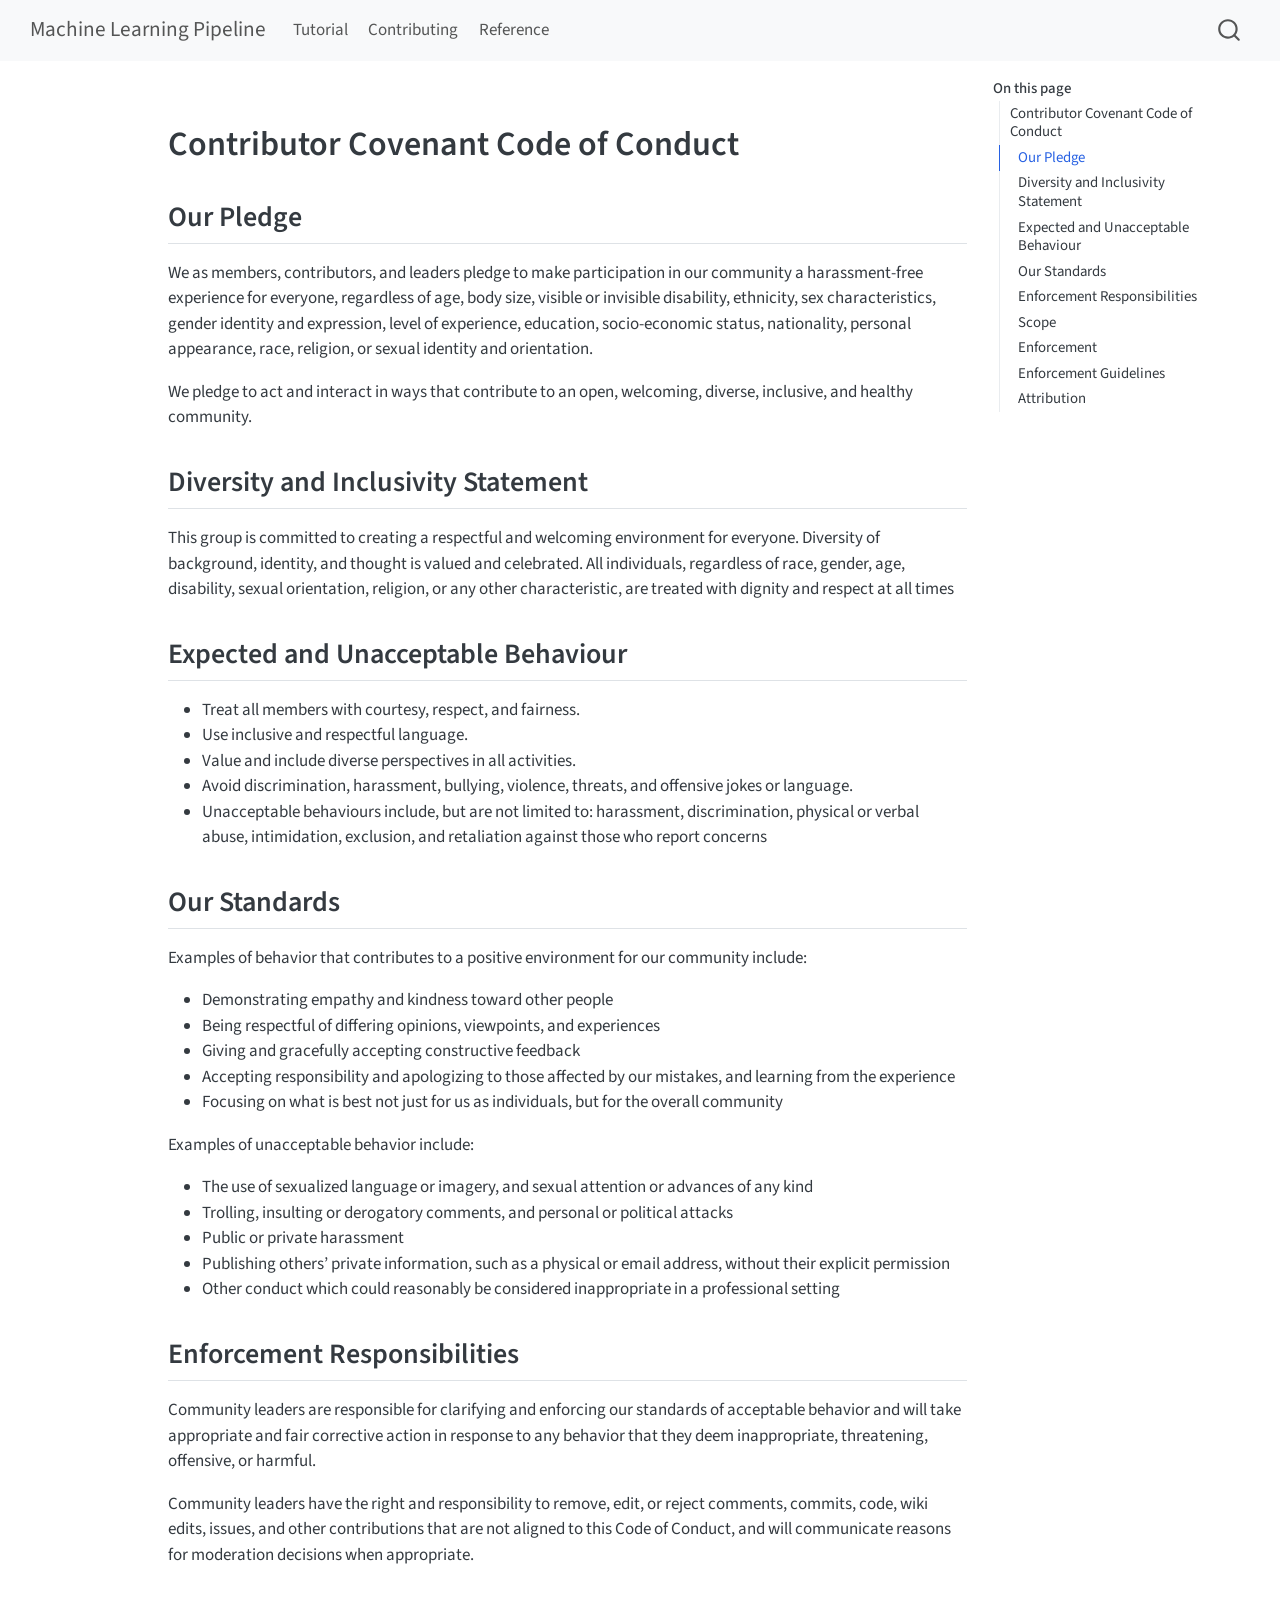
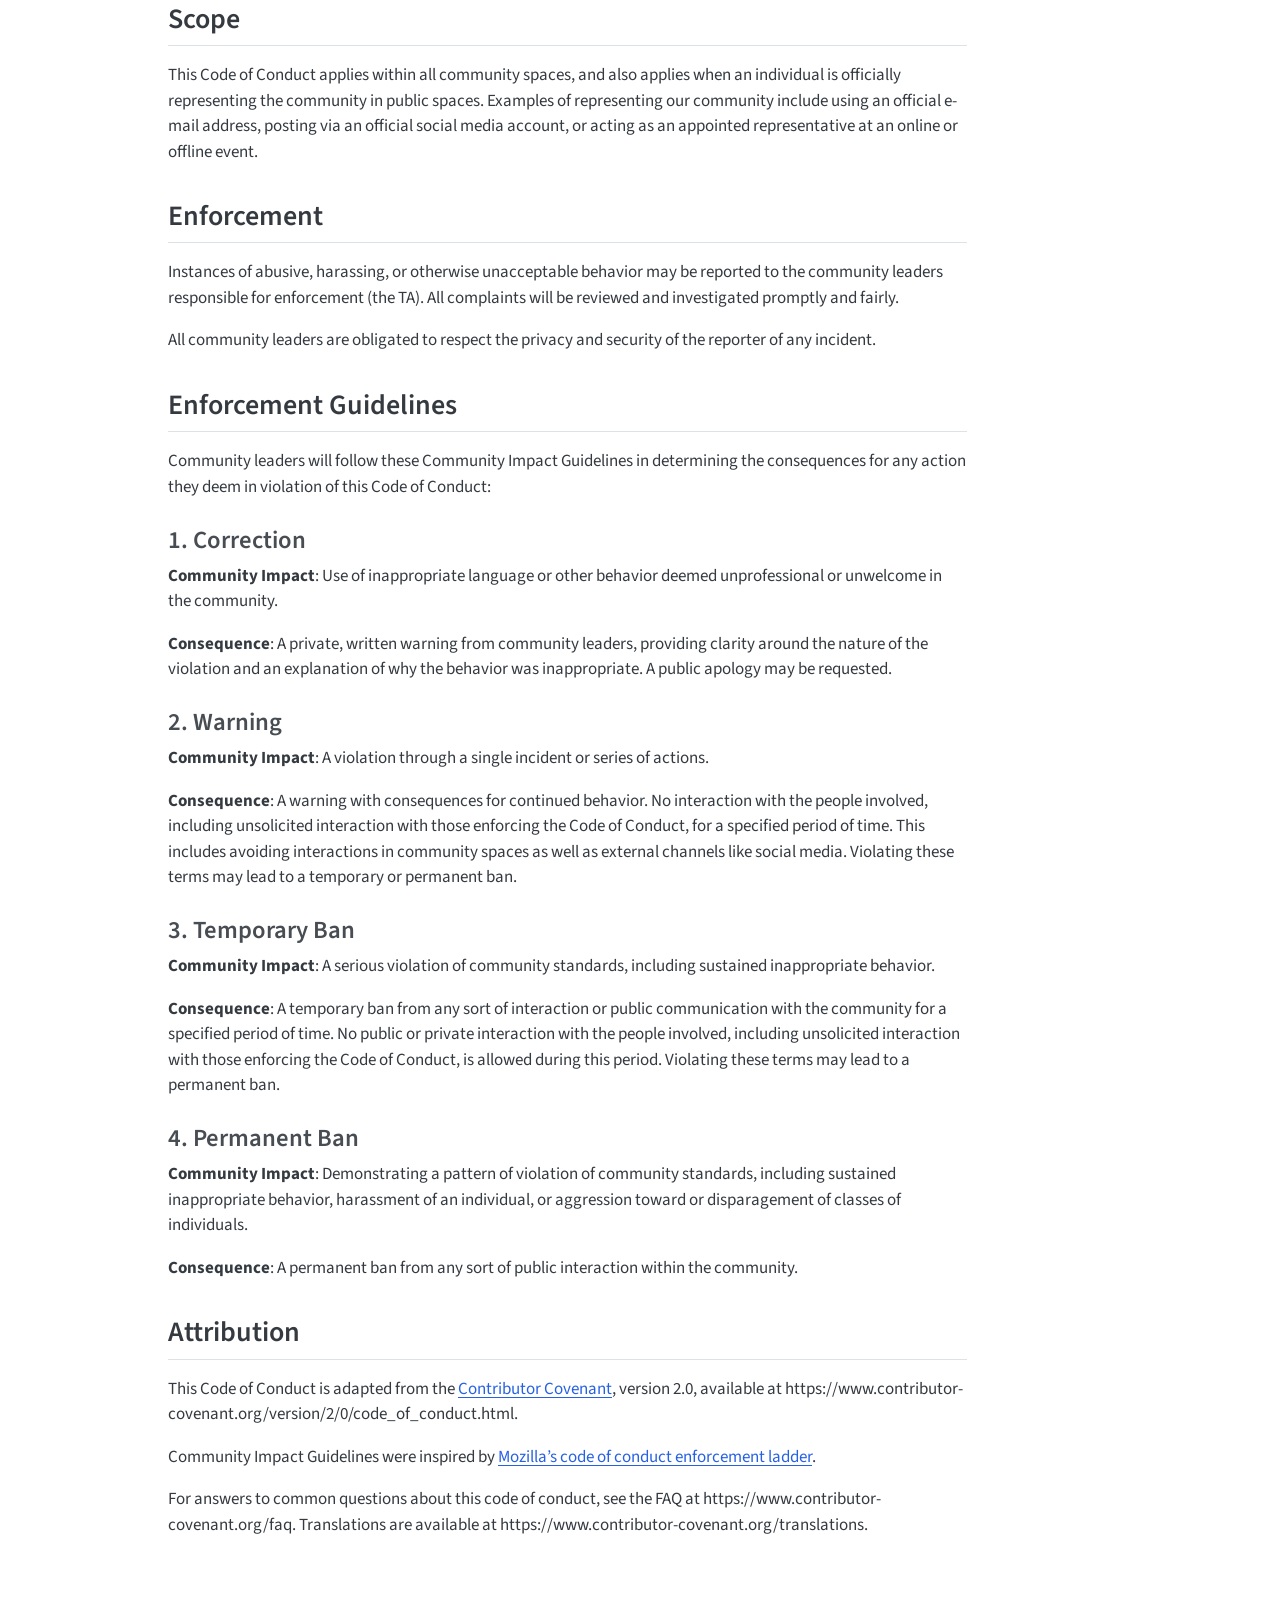
<file: CODE_OF_CONDUCT.html>
<!DOCTYPE html>
<html xmlns="http://www.w3.org/1999/xhtml" lang="en" xml:lang="en"><head>

<meta charset="utf-8">
<meta name="generator" content="quarto-1.8.27">

<meta name="viewport" content="width=device-width, initial-scale=1.0, user-scalable=yes">


<title>code_of_conduct – Machine Learning Pipeline</title>
<style>
code{white-space: pre-wrap;}
span.smallcaps{font-variant: small-caps;}
div.columns{display: flex; gap: min(4vw, 1.5em);}
div.column{flex: auto; overflow-x: auto;}
div.hanging-indent{margin-left: 1.5em; text-indent: -1.5em;}
ul.task-list{list-style: none;}
ul.task-list li input[type="checkbox"] {
  width: 0.8em;
  margin: 0 0.8em 0.2em -1em; /* quarto-specific, see https://github.com/quarto-dev/quarto-cli/issues/4556 */ 
  vertical-align: middle;
}
</style>


<script src="site_libs/quarto-nav/quarto-nav.js"></script>
<script src="site_libs/quarto-nav/headroom.min.js"></script>
<script src="site_libs/clipboard/clipboard.min.js"></script>
<script src="site_libs/quarto-search/autocomplete.umd.js"></script>
<script src="site_libs/quarto-search/fuse.min.js"></script>
<script src="site_libs/quarto-search/quarto-search.js"></script>
<meta name="quarto:offset" content="./">
<script src="site_libs/quarto-html/quarto.js" type="module"></script>
<script src="site_libs/quarto-html/tabsets/tabsets.js" type="module"></script>
<script src="site_libs/quarto-html/axe/axe-check.js" type="module"></script>
<script src="site_libs/quarto-html/popper.min.js"></script>
<script src="site_libs/quarto-html/tippy.umd.min.js"></script>
<script src="site_libs/quarto-html/anchor.min.js"></script>
<link href="site_libs/quarto-html/tippy.css" rel="stylesheet">
<link href="site_libs/quarto-html/quarto-syntax-highlighting-ed96de9b727972fe78a7b5d16c58bf87.css" rel="stylesheet" id="quarto-text-highlighting-styles">
<script src="site_libs/bootstrap/bootstrap.min.js"></script>
<link href="site_libs/bootstrap/bootstrap-icons.css" rel="stylesheet">
<link href="site_libs/bootstrap/bootstrap-0b37c64f34216b628666a8dac638b53b.min.css" rel="stylesheet" append-hash="true" id="quarto-bootstrap" data-mode="light">
<script id="quarto-search-options" type="application/json">{
  "location": "navbar",
  "copy-button": false,
  "collapse-after": 3,
  "panel-placement": "end",
  "type": "overlay",
  "limit": 50,
  "keyboard-shortcut": [
    "f",
    "/",
    "s"
  ],
  "show-item-context": false,
  "language": {
    "search-no-results-text": "No results",
    "search-matching-documents-text": "matching documents",
    "search-copy-link-title": "Copy link to search",
    "search-hide-matches-text": "Hide additional matches",
    "search-more-match-text": "more match in this document",
    "search-more-matches-text": "more matches in this document",
    "search-clear-button-title": "Clear",
    "search-text-placeholder": "",
    "search-detached-cancel-button-title": "Cancel",
    "search-submit-button-title": "Submit",
    "search-label": "Search"
  }
}</script>


</head>

<body class="nav-fixed quarto-light">

<div id="quarto-search-results"></div>
  <header id="quarto-header" class="headroom fixed-top">
    <nav class="navbar navbar-expand-lg " data-bs-theme="dark">
      <div class="navbar-container container-fluid">
      <div class="navbar-brand-container mx-auto">
    <a class="navbar-brand" href="./index.html">
    <span class="navbar-title">Machine Learning Pipeline</span>
    </a>
  </div>
            <div id="quarto-search" class="" title="Search"></div>
          <button class="navbar-toggler" type="button" data-bs-toggle="collapse" data-bs-target="#navbarCollapse" aria-controls="navbarCollapse" role="menu" aria-expanded="false" aria-label="Toggle navigation" onclick="if (window.quartoToggleHeadroom) { window.quartoToggleHeadroom(); }">
  <span class="navbar-toggler-icon"></span>
</button>
          <div class="collapse navbar-collapse" id="navbarCollapse">
            <ul class="navbar-nav navbar-nav-scroll me-auto">
  <li class="nav-item">
    <a class="nav-link" href="./tutorial.html"> 
<span class="menu-text">Tutorial</span></a>
  </li>  
  <li class="nav-item">
    <a class="nav-link" href="./CONTRIBUTING.html"> 
<span class="menu-text">Contributing</span></a>
  </li>  
  <li class="nav-item">
    <a class="nav-link" href="./reference/index.html"> 
<span class="menu-text">Reference</span></a>
  </li>  
</ul>
          </div> <!-- /navcollapse -->
            <div class="quarto-navbar-tools">
</div>
      </div> <!-- /container-fluid -->
    </nav>
</header>
<!-- content -->
<div id="quarto-content" class="quarto-container page-columns page-rows-contents page-layout-article page-navbar">
<!-- sidebar -->
<!-- margin-sidebar -->
    <div id="quarto-margin-sidebar" class="sidebar margin-sidebar">
        <nav id="TOC" role="doc-toc" class="toc-active">
    <h2 id="toc-title">On this page</h2>
   
  <ul>
  <li><a href="#contributor-covenant-code-of-conduct" id="toc-contributor-covenant-code-of-conduct" class="nav-link active" data-scroll-target="#contributor-covenant-code-of-conduct">Contributor Covenant Code of Conduct</a>
  <ul class="collapse">
  <li><a href="#our-pledge" id="toc-our-pledge" class="nav-link" data-scroll-target="#our-pledge">Our Pledge</a></li>
  <li><a href="#diversity-and-inclusivity-statement" id="toc-diversity-and-inclusivity-statement" class="nav-link" data-scroll-target="#diversity-and-inclusivity-statement">Diversity and Inclusivity Statement</a></li>
  <li><a href="#expected-and-unacceptable-behaviour" id="toc-expected-and-unacceptable-behaviour" class="nav-link" data-scroll-target="#expected-and-unacceptable-behaviour">Expected and Unacceptable Behaviour</a></li>
  <li><a href="#our-standards" id="toc-our-standards" class="nav-link" data-scroll-target="#our-standards">Our Standards</a></li>
  <li><a href="#enforcement-responsibilities" id="toc-enforcement-responsibilities" class="nav-link" data-scroll-target="#enforcement-responsibilities">Enforcement Responsibilities</a></li>
  <li><a href="#scope" id="toc-scope" class="nav-link" data-scroll-target="#scope">Scope</a></li>
  <li><a href="#enforcement" id="toc-enforcement" class="nav-link" data-scroll-target="#enforcement">Enforcement</a></li>
  <li><a href="#enforcement-guidelines" id="toc-enforcement-guidelines" class="nav-link" data-scroll-target="#enforcement-guidelines">Enforcement Guidelines</a>
  <ul class="collapse">
  <li><a href="#correction" id="toc-correction" class="nav-link" data-scroll-target="#correction">1. Correction</a></li>
  <li><a href="#warning" id="toc-warning" class="nav-link" data-scroll-target="#warning">2. Warning</a></li>
  <li><a href="#temporary-ban" id="toc-temporary-ban" class="nav-link" data-scroll-target="#temporary-ban">3. Temporary Ban</a></li>
  <li><a href="#permanent-ban" id="toc-permanent-ban" class="nav-link" data-scroll-target="#permanent-ban">4. Permanent Ban</a></li>
  </ul></li>
  <li><a href="#attribution" id="toc-attribution" class="nav-link" data-scroll-target="#attribution">Attribution</a></li>
  </ul></li>
  </ul>
</nav>
    </div>
<!-- main -->
<main class="content" id="quarto-document-content"><header id="title-block-header" class="quarto-title-block"></header>




<section id="contributor-covenant-code-of-conduct" class="level1">
<h1>Contributor Covenant Code of Conduct</h1>
<section id="our-pledge" class="level2">
<h2 class="anchored" data-anchor-id="our-pledge">Our Pledge</h2>
<p>We as members, contributors, and leaders pledge to make participation in our community a harassment-free experience for everyone, regardless of age, body size, visible or invisible disability, ethnicity, sex characteristics, gender identity and expression, level of experience, education, socio-economic status, nationality, personal appearance, race, religion, or sexual identity and orientation.</p>
<p>We pledge to act and interact in ways that contribute to an open, welcoming, diverse, inclusive, and healthy community.</p>
</section>
<section id="diversity-and-inclusivity-statement" class="level2">
<h2 class="anchored" data-anchor-id="diversity-and-inclusivity-statement">Diversity and Inclusivity Statement</h2>
<p>This group is committed to creating a respectful and welcoming environment for everyone. Diversity of background, identity, and thought is valued and celebrated. All individuals, regardless of race, gender, age, disability, sexual orientation, religion, or any other characteristic, are treated with dignity and respect at all times</p>
</section>
<section id="expected-and-unacceptable-behaviour" class="level2">
<h2 class="anchored" data-anchor-id="expected-and-unacceptable-behaviour">Expected and Unacceptable Behaviour</h2>
<ul>
<li>Treat all members with courtesy, respect, and fairness.</li>
<li>Use inclusive and respectful language.</li>
<li>Value and include diverse perspectives in all activities.</li>
<li>Avoid discrimination, harassment, bullying, violence, threats, and offensive jokes or language.</li>
<li>Unacceptable behaviours include, but are not limited to: harassment, discrimination, physical or verbal abuse, intimidation, exclusion, and retaliation against those who report concerns</li>
</ul>
</section>
<section id="our-standards" class="level2">
<h2 class="anchored" data-anchor-id="our-standards">Our Standards</h2>
<p>Examples of behavior that contributes to a positive environment for our community include:</p>
<ul>
<li>Demonstrating empathy and kindness toward other people</li>
<li>Being respectful of differing opinions, viewpoints, and experiences</li>
<li>Giving and gracefully accepting constructive feedback</li>
<li>Accepting responsibility and apologizing to those affected by our mistakes, and learning from the experience</li>
<li>Focusing on what is best not just for us as individuals, but for the overall community</li>
</ul>
<p>Examples of unacceptable behavior include:</p>
<ul>
<li>The use of sexualized language or imagery, and sexual attention or advances of any kind</li>
<li>Trolling, insulting or derogatory comments, and personal or political attacks</li>
<li>Public or private harassment</li>
<li>Publishing others’ private information, such as a physical or email address, without their explicit permission</li>
<li>Other conduct which could reasonably be considered inappropriate in a professional setting</li>
</ul>
</section>
<section id="enforcement-responsibilities" class="level2">
<h2 class="anchored" data-anchor-id="enforcement-responsibilities">Enforcement Responsibilities</h2>
<p>Community leaders are responsible for clarifying and enforcing our standards of acceptable behavior and will take appropriate and fair corrective action in response to any behavior that they deem inappropriate, threatening, offensive, or harmful.</p>
<p>Community leaders have the right and responsibility to remove, edit, or reject comments, commits, code, wiki edits, issues, and other contributions that are not aligned to this Code of Conduct, and will communicate reasons for moderation decisions when appropriate.</p>
</section>
<section id="scope" class="level2">
<h2 class="anchored" data-anchor-id="scope">Scope</h2>
<p>This Code of Conduct applies within all community spaces, and also applies when an individual is officially representing the community in public spaces. Examples of representing our community include using an official e-mail address, posting via an official social media account, or acting as an appointed representative at an online or offline event.</p>
</section>
<section id="enforcement" class="level2">
<h2 class="anchored" data-anchor-id="enforcement">Enforcement</h2>
<p>Instances of abusive, harassing, or otherwise unacceptable behavior may be reported to the community leaders responsible for enforcement (the TA). All complaints will be reviewed and investigated promptly and fairly.</p>
<p>All community leaders are obligated to respect the privacy and security of the reporter of any incident.</p>
</section>
<section id="enforcement-guidelines" class="level2">
<h2 class="anchored" data-anchor-id="enforcement-guidelines">Enforcement Guidelines</h2>
<p>Community leaders will follow these Community Impact Guidelines in determining the consequences for any action they deem in violation of this Code of Conduct:</p>
<section id="correction" class="level3">
<h3 class="anchored" data-anchor-id="correction">1. Correction</h3>
<p><strong>Community Impact</strong>: Use of inappropriate language or other behavior deemed unprofessional or unwelcome in the community.</p>
<p><strong>Consequence</strong>: A private, written warning from community leaders, providing clarity around the nature of the violation and an explanation of why the behavior was inappropriate. A public apology may be requested.</p>
</section>
<section id="warning" class="level3">
<h3 class="anchored" data-anchor-id="warning">2. Warning</h3>
<p><strong>Community Impact</strong>: A violation through a single incident or series of actions.</p>
<p><strong>Consequence</strong>: A warning with consequences for continued behavior. No interaction with the people involved, including unsolicited interaction with those enforcing the Code of Conduct, for a specified period of time. This includes avoiding interactions in community spaces as well as external channels like social media. Violating these terms may lead to a temporary or permanent ban.</p>
</section>
<section id="temporary-ban" class="level3">
<h3 class="anchored" data-anchor-id="temporary-ban">3. Temporary Ban</h3>
<p><strong>Community Impact</strong>: A serious violation of community standards, including sustained inappropriate behavior.</p>
<p><strong>Consequence</strong>: A temporary ban from any sort of interaction or public communication with the community for a specified period of time. No public or private interaction with the people involved, including unsolicited interaction with those enforcing the Code of Conduct, is allowed during this period. Violating these terms may lead to a permanent ban.</p>
</section>
<section id="permanent-ban" class="level3">
<h3 class="anchored" data-anchor-id="permanent-ban">4. Permanent Ban</h3>
<p><strong>Community Impact</strong>: Demonstrating a pattern of violation of community standards, including sustained inappropriate behavior, harassment of an individual, or aggression toward or disparagement of classes of individuals.</p>
<p><strong>Consequence</strong>: A permanent ban from any sort of public interaction within the community.</p>
</section>
</section>
<section id="attribution" class="level2">
<h2 class="anchored" data-anchor-id="attribution">Attribution</h2>
<p>This Code of Conduct is adapted from the <a href="https://www.contributor-covenant.org">Contributor Covenant</a>, version 2.0, available at https://www.contributor-covenant.org/version/2/0/code_of_conduct.html.</p>
<p>Community Impact Guidelines were inspired by <a href="https://github.com/mozilla/diversity">Mozilla’s code of conduct enforcement ladder</a>.</p>
<p>For answers to common questions about this code of conduct, see the FAQ at https://www.contributor-covenant.org/faq. Translations are available at https://www.contributor-covenant.org/translations.</p>


</section>
</section>

</main> <!-- /main -->
<script id="quarto-html-after-body" type="application/javascript">
  window.document.addEventListener("DOMContentLoaded", function (event) {
    const icon = "";
    const anchorJS = new window.AnchorJS();
    anchorJS.options = {
      placement: 'right',
      icon: icon
    };
    anchorJS.add('.anchored');
    const isCodeAnnotation = (el) => {
      for (const clz of el.classList) {
        if (clz.startsWith('code-annotation-')) {                     
          return true;
        }
      }
      return false;
    }
    const onCopySuccess = function(e) {
      // button target
      const button = e.trigger;
      // don't keep focus
      button.blur();
      // flash "checked"
      button.classList.add('code-copy-button-checked');
      var currentTitle = button.getAttribute("title");
      button.setAttribute("title", "Copied!");
      let tooltip;
      if (window.bootstrap) {
        button.setAttribute("data-bs-toggle", "tooltip");
        button.setAttribute("data-bs-placement", "left");
        button.setAttribute("data-bs-title", "Copied!");
        tooltip = new bootstrap.Tooltip(button, 
          { trigger: "manual", 
            customClass: "code-copy-button-tooltip",
            offset: [0, -8]});
        tooltip.show();    
      }
      setTimeout(function() {
        if (tooltip) {
          tooltip.hide();
          button.removeAttribute("data-bs-title");
          button.removeAttribute("data-bs-toggle");
          button.removeAttribute("data-bs-placement");
        }
        button.setAttribute("title", currentTitle);
        button.classList.remove('code-copy-button-checked');
      }, 1000);
      // clear code selection
      e.clearSelection();
    }
    const getTextToCopy = function(trigger) {
      const outerScaffold = trigger.parentElement.cloneNode(true);
      const codeEl = outerScaffold.querySelector('code');
      for (const childEl of codeEl.children) {
        if (isCodeAnnotation(childEl)) {
          childEl.remove();
        }
      }
      return codeEl.innerText;
    }
    const clipboard = new window.ClipboardJS('.code-copy-button:not([data-in-quarto-modal])', {
      text: getTextToCopy
    });
    clipboard.on('success', onCopySuccess);
    if (window.document.getElementById('quarto-embedded-source-code-modal')) {
      const clipboardModal = new window.ClipboardJS('.code-copy-button[data-in-quarto-modal]', {
        text: getTextToCopy,
        container: window.document.getElementById('quarto-embedded-source-code-modal')
      });
      clipboardModal.on('success', onCopySuccess);
    }
      var localhostRegex = new RegExp(/^(?:http|https):\/\/localhost\:?[0-9]*\//);
      var mailtoRegex = new RegExp(/^mailto:/);
        var filterRegex = new RegExp("https:\/\/UBC-MDS\.github\.io\/DSCI524_Group36_MLpipeline\/");
      var isInternal = (href) => {
          return filterRegex.test(href) || localhostRegex.test(href) || mailtoRegex.test(href);
      }
      // Inspect non-navigation links and adorn them if external
     var links = window.document.querySelectorAll('a[href]:not(.nav-link):not(.navbar-brand):not(.toc-action):not(.sidebar-link):not(.sidebar-item-toggle):not(.pagination-link):not(.no-external):not([aria-hidden]):not(.dropdown-item):not(.quarto-navigation-tool):not(.about-link)');
      for (var i=0; i<links.length; i++) {
        const link = links[i];
        if (!isInternal(link.href)) {
          // undo the damage that might have been done by quarto-nav.js in the case of
          // links that we want to consider external
          if (link.dataset.originalHref !== undefined) {
            link.href = link.dataset.originalHref;
          }
        }
      }
    function tippyHover(el, contentFn, onTriggerFn, onUntriggerFn) {
      const config = {
        allowHTML: true,
        maxWidth: 500,
        delay: 100,
        arrow: false,
        appendTo: function(el) {
            return el.parentElement;
        },
        interactive: true,
        interactiveBorder: 10,
        theme: 'quarto',
        placement: 'bottom-start',
      };
      if (contentFn) {
        config.content = contentFn;
      }
      if (onTriggerFn) {
        config.onTrigger = onTriggerFn;
      }
      if (onUntriggerFn) {
        config.onUntrigger = onUntriggerFn;
      }
      window.tippy(el, config); 
    }
    const noterefs = window.document.querySelectorAll('a[role="doc-noteref"]');
    for (var i=0; i<noterefs.length; i++) {
      const ref = noterefs[i];
      tippyHover(ref, function() {
        // use id or data attribute instead here
        let href = ref.getAttribute('data-footnote-href') || ref.getAttribute('href');
        try { href = new URL(href).hash; } catch {}
        const id = href.replace(/^#\/?/, "");
        const note = window.document.getElementById(id);
        if (note) {
          return note.innerHTML;
        } else {
          return "";
        }
      });
    }
    const xrefs = window.document.querySelectorAll('a.quarto-xref');
    const processXRef = (id, note) => {
      // Strip column container classes
      const stripColumnClz = (el) => {
        el.classList.remove("page-full", "page-columns");
        if (el.children) {
          for (const child of el.children) {
            stripColumnClz(child);
          }
        }
      }
      stripColumnClz(note)
      if (id === null || id.startsWith('sec-')) {
        // Special case sections, only their first couple elements
        const container = document.createElement("div");
        if (note.children && note.children.length > 2) {
          container.appendChild(note.children[0].cloneNode(true));
          for (let i = 1; i < note.children.length; i++) {
            const child = note.children[i];
            if (child.tagName === "P" && child.innerText === "") {
              continue;
            } else {
              container.appendChild(child.cloneNode(true));
              break;
            }
          }
          if (window.Quarto?.typesetMath) {
            window.Quarto.typesetMath(container);
          }
          return container.innerHTML
        } else {
          if (window.Quarto?.typesetMath) {
            window.Quarto.typesetMath(note);
          }
          return note.innerHTML;
        }
      } else {
        // Remove any anchor links if they are present
        const anchorLink = note.querySelector('a.anchorjs-link');
        if (anchorLink) {
          anchorLink.remove();
        }
        if (window.Quarto?.typesetMath) {
          window.Quarto.typesetMath(note);
        }
        if (note.classList.contains("callout")) {
          return note.outerHTML;
        } else {
          return note.innerHTML;
        }
      }
    }
    for (var i=0; i<xrefs.length; i++) {
      const xref = xrefs[i];
      tippyHover(xref, undefined, function(instance) {
        instance.disable();
        let url = xref.getAttribute('href');
        let hash = undefined; 
        if (url.startsWith('#')) {
          hash = url;
        } else {
          try { hash = new URL(url).hash; } catch {}
        }
        if (hash) {
          const id = hash.replace(/^#\/?/, "");
          const note = window.document.getElementById(id);
          if (note !== null) {
            try {
              const html = processXRef(id, note.cloneNode(true));
              instance.setContent(html);
            } finally {
              instance.enable();
              instance.show();
            }
          } else {
            // See if we can fetch this
            fetch(url.split('#')[0])
            .then(res => res.text())
            .then(html => {
              const parser = new DOMParser();
              const htmlDoc = parser.parseFromString(html, "text/html");
              const note = htmlDoc.getElementById(id);
              if (note !== null) {
                const html = processXRef(id, note);
                instance.setContent(html);
              } 
            }).finally(() => {
              instance.enable();
              instance.show();
            });
          }
        } else {
          // See if we can fetch a full url (with no hash to target)
          // This is a special case and we should probably do some content thinning / targeting
          fetch(url)
          .then(res => res.text())
          .then(html => {
            const parser = new DOMParser();
            const htmlDoc = parser.parseFromString(html, "text/html");
            const note = htmlDoc.querySelector('main.content');
            if (note !== null) {
              // This should only happen for chapter cross references
              // (since there is no id in the URL)
              // remove the first header
              if (note.children.length > 0 && note.children[0].tagName === "HEADER") {
                note.children[0].remove();
              }
              const html = processXRef(null, note);
              instance.setContent(html);
            } 
          }).finally(() => {
            instance.enable();
            instance.show();
          });
        }
      }, function(instance) {
      });
    }
        let selectedAnnoteEl;
        const selectorForAnnotation = ( cell, annotation) => {
          let cellAttr = 'data-code-cell="' + cell + '"';
          let lineAttr = 'data-code-annotation="' +  annotation + '"';
          const selector = 'span[' + cellAttr + '][' + lineAttr + ']';
          return selector;
        }
        const selectCodeLines = (annoteEl) => {
          const doc = window.document;
          const targetCell = annoteEl.getAttribute("data-target-cell");
          const targetAnnotation = annoteEl.getAttribute("data-target-annotation");
          const annoteSpan = window.document.querySelector(selectorForAnnotation(targetCell, targetAnnotation));
          const lines = annoteSpan.getAttribute("data-code-lines").split(",");
          const lineIds = lines.map((line) => {
            return targetCell + "-" + line;
          })
          let top = null;
          let height = null;
          let parent = null;
          if (lineIds.length > 0) {
              //compute the position of the single el (top and bottom and make a div)
              const el = window.document.getElementById(lineIds[0]);
              top = el.offsetTop;
              height = el.offsetHeight;
              parent = el.parentElement.parentElement;
            if (lineIds.length > 1) {
              const lastEl = window.document.getElementById(lineIds[lineIds.length - 1]);
              const bottom = lastEl.offsetTop + lastEl.offsetHeight;
              height = bottom - top;
            }
            if (top !== null && height !== null && parent !== null) {
              // cook up a div (if necessary) and position it 
              let div = window.document.getElementById("code-annotation-line-highlight");
              if (div === null) {
                div = window.document.createElement("div");
                div.setAttribute("id", "code-annotation-line-highlight");
                div.style.position = 'absolute';
                parent.appendChild(div);
              }
              div.style.top = top - 2 + "px";
              div.style.height = height + 4 + "px";
              div.style.left = 0;
              let gutterDiv = window.document.getElementById("code-annotation-line-highlight-gutter");
              if (gutterDiv === null) {
                gutterDiv = window.document.createElement("div");
                gutterDiv.setAttribute("id", "code-annotation-line-highlight-gutter");
                gutterDiv.style.position = 'absolute';
                const codeCell = window.document.getElementById(targetCell);
                const gutter = codeCell.querySelector('.code-annotation-gutter');
                gutter.appendChild(gutterDiv);
              }
              gutterDiv.style.top = top - 2 + "px";
              gutterDiv.style.height = height + 4 + "px";
            }
            selectedAnnoteEl = annoteEl;
          }
        };
        const unselectCodeLines = () => {
          const elementsIds = ["code-annotation-line-highlight", "code-annotation-line-highlight-gutter"];
          elementsIds.forEach((elId) => {
            const div = window.document.getElementById(elId);
            if (div) {
              div.remove();
            }
          });
          selectedAnnoteEl = undefined;
        };
          // Handle positioning of the toggle
      window.addEventListener(
        "resize",
        throttle(() => {
          elRect = undefined;
          if (selectedAnnoteEl) {
            selectCodeLines(selectedAnnoteEl);
          }
        }, 10)
      );
      function throttle(fn, ms) {
      let throttle = false;
      let timer;
        return (...args) => {
          if(!throttle) { // first call gets through
              fn.apply(this, args);
              throttle = true;
          } else { // all the others get throttled
              if(timer) clearTimeout(timer); // cancel #2
              timer = setTimeout(() => {
                fn.apply(this, args);
                timer = throttle = false;
              }, ms);
          }
        };
      }
        // Attach click handler to the DT
        const annoteDls = window.document.querySelectorAll('dt[data-target-cell]');
        for (const annoteDlNode of annoteDls) {
          annoteDlNode.addEventListener('click', (event) => {
            const clickedEl = event.target;
            if (clickedEl !== selectedAnnoteEl) {
              unselectCodeLines();
              const activeEl = window.document.querySelector('dt[data-target-cell].code-annotation-active');
              if (activeEl) {
                activeEl.classList.remove('code-annotation-active');
              }
              selectCodeLines(clickedEl);
              clickedEl.classList.add('code-annotation-active');
            } else {
              // Unselect the line
              unselectCodeLines();
              clickedEl.classList.remove('code-annotation-active');
            }
          });
        }
    const findCites = (el) => {
      const parentEl = el.parentElement;
      if (parentEl) {
        const cites = parentEl.dataset.cites;
        if (cites) {
          return {
            el,
            cites: cites.split(' ')
          };
        } else {
          return findCites(el.parentElement)
        }
      } else {
        return undefined;
      }
    };
    var bibliorefs = window.document.querySelectorAll('a[role="doc-biblioref"]');
    for (var i=0; i<bibliorefs.length; i++) {
      const ref = bibliorefs[i];
      const citeInfo = findCites(ref);
      if (citeInfo) {
        tippyHover(citeInfo.el, function() {
          var popup = window.document.createElement('div');
          citeInfo.cites.forEach(function(cite) {
            var citeDiv = window.document.createElement('div');
            citeDiv.classList.add('hanging-indent');
            citeDiv.classList.add('csl-entry');
            var biblioDiv = window.document.getElementById('ref-' + cite);
            if (biblioDiv) {
              citeDiv.innerHTML = biblioDiv.innerHTML;
            }
            popup.appendChild(citeDiv);
          });
          return popup.innerHTML;
        });
      }
    }
  });
  </script>
</div> <!-- /content -->




</body></html>
</file>
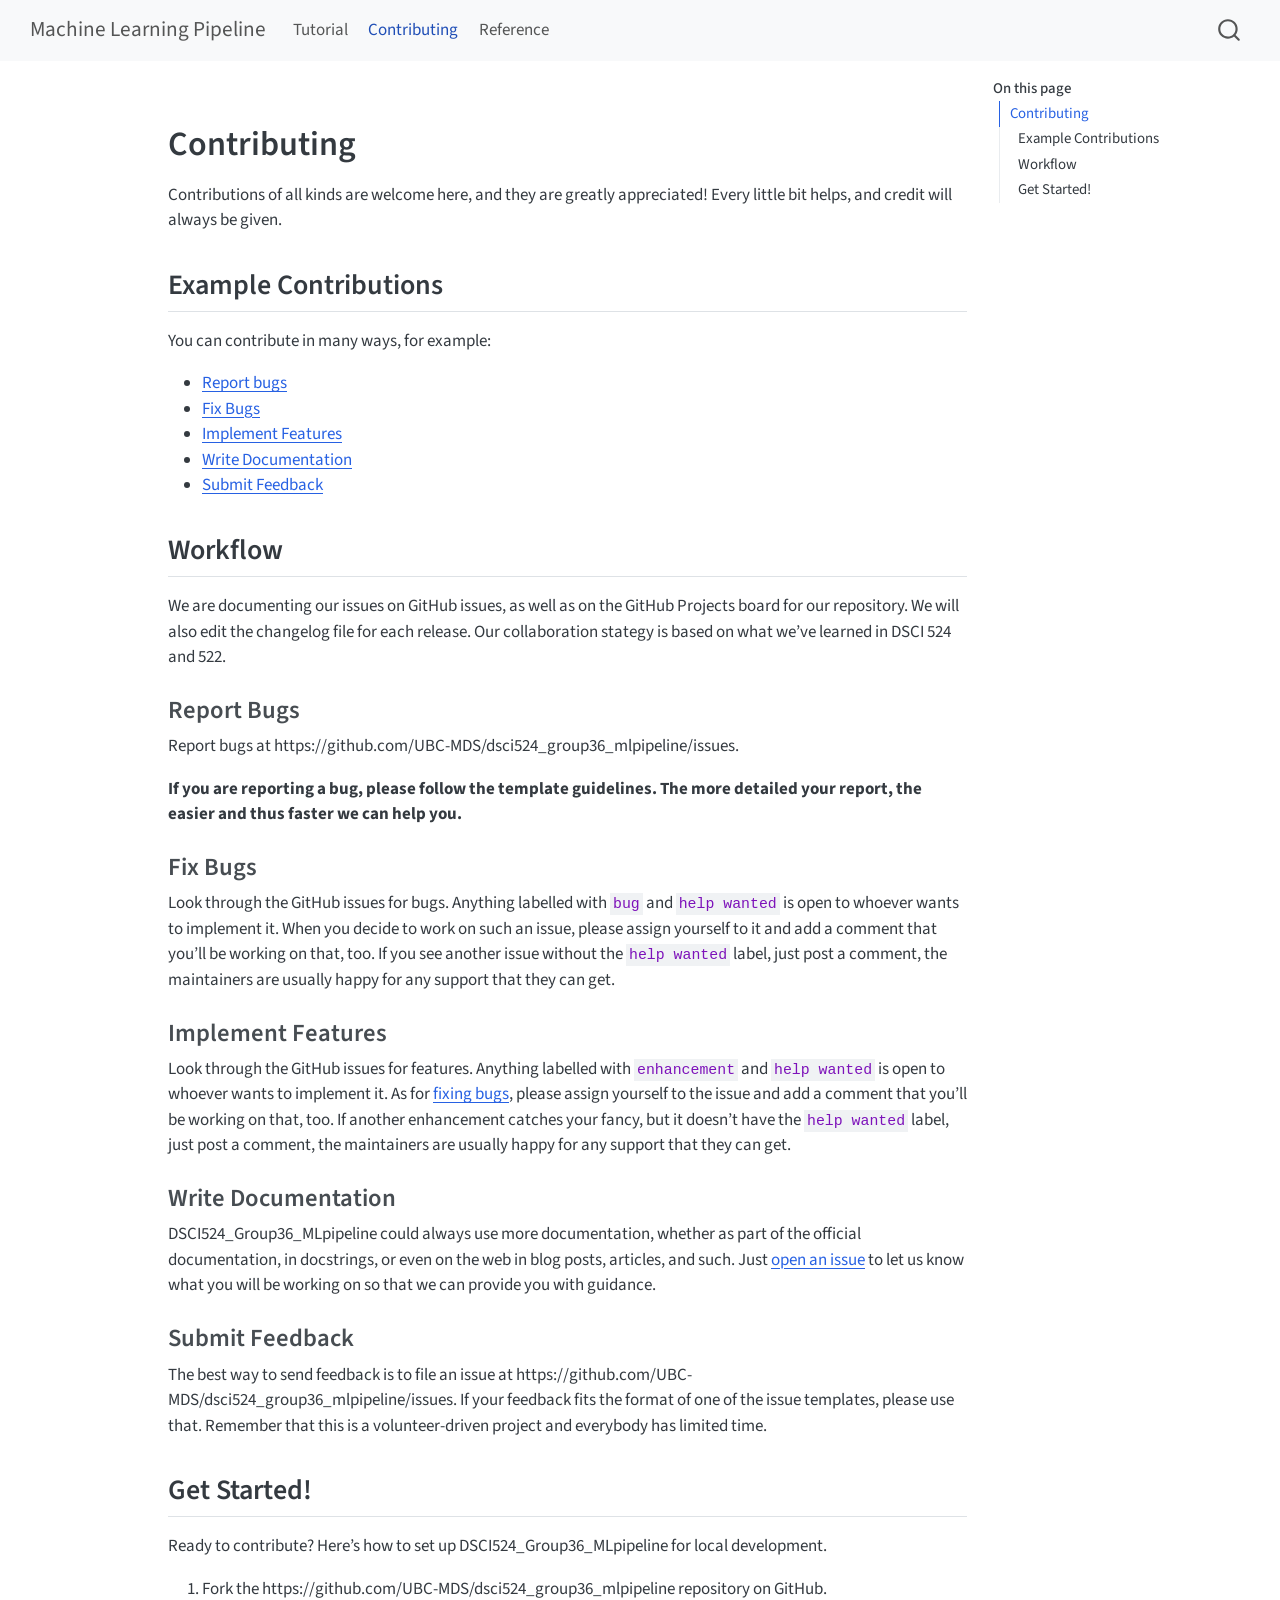
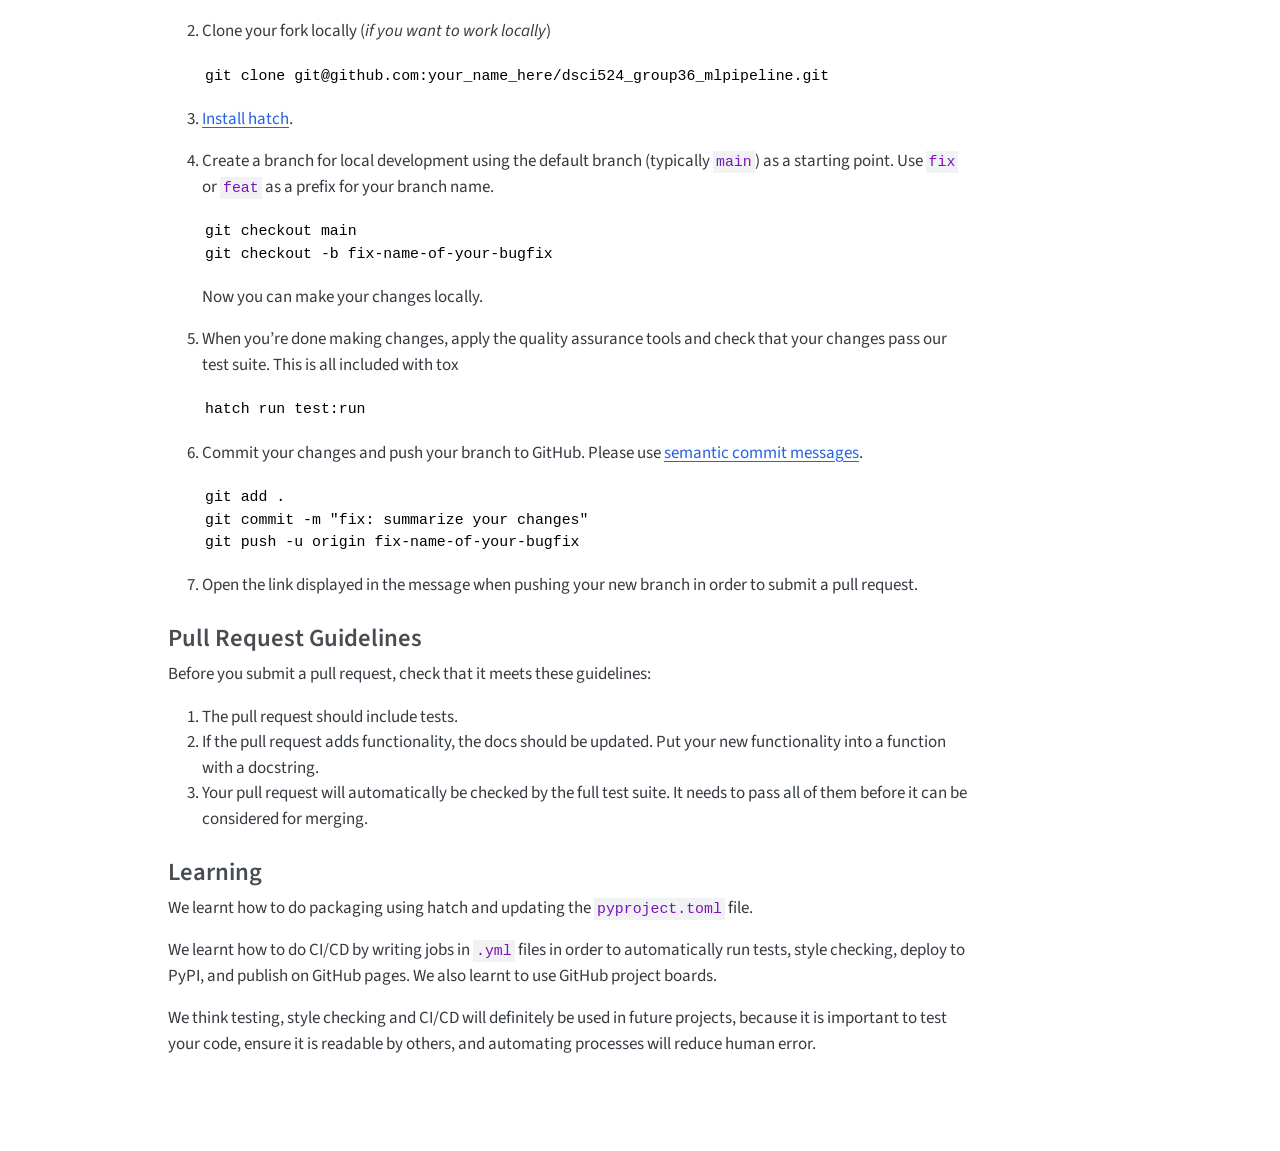
<file: CONTRIBUTING.html>
<!DOCTYPE html>
<html xmlns="http://www.w3.org/1999/xhtml" lang="en" xml:lang="en"><head>

<meta charset="utf-8">
<meta name="generator" content="quarto-1.8.27">

<meta name="viewport" content="width=device-width, initial-scale=1.0, user-scalable=yes">


<title>contributing – Machine Learning Pipeline</title>
<style>
code{white-space: pre-wrap;}
span.smallcaps{font-variant: small-caps;}
div.columns{display: flex; gap: min(4vw, 1.5em);}
div.column{flex: auto; overflow-x: auto;}
div.hanging-indent{margin-left: 1.5em; text-indent: -1.5em;}
ul.task-list{list-style: none;}
ul.task-list li input[type="checkbox"] {
  width: 0.8em;
  margin: 0 0.8em 0.2em -1em; /* quarto-specific, see https://github.com/quarto-dev/quarto-cli/issues/4556 */ 
  vertical-align: middle;
}
</style>


<script src="site_libs/quarto-nav/quarto-nav.js"></script>
<script src="site_libs/quarto-nav/headroom.min.js"></script>
<script src="site_libs/clipboard/clipboard.min.js"></script>
<script src="site_libs/quarto-search/autocomplete.umd.js"></script>
<script src="site_libs/quarto-search/fuse.min.js"></script>
<script src="site_libs/quarto-search/quarto-search.js"></script>
<meta name="quarto:offset" content="./">
<script src="site_libs/quarto-html/quarto.js" type="module"></script>
<script src="site_libs/quarto-html/tabsets/tabsets.js" type="module"></script>
<script src="site_libs/quarto-html/axe/axe-check.js" type="module"></script>
<script src="site_libs/quarto-html/popper.min.js"></script>
<script src="site_libs/quarto-html/tippy.umd.min.js"></script>
<script src="site_libs/quarto-html/anchor.min.js"></script>
<link href="site_libs/quarto-html/tippy.css" rel="stylesheet">
<link href="site_libs/quarto-html/quarto-syntax-highlighting-ed96de9b727972fe78a7b5d16c58bf87.css" rel="stylesheet" id="quarto-text-highlighting-styles">
<script src="site_libs/bootstrap/bootstrap.min.js"></script>
<link href="site_libs/bootstrap/bootstrap-icons.css" rel="stylesheet">
<link href="site_libs/bootstrap/bootstrap-0b37c64f34216b628666a8dac638b53b.min.css" rel="stylesheet" append-hash="true" id="quarto-bootstrap" data-mode="light">
<script id="quarto-search-options" type="application/json">{
  "location": "navbar",
  "copy-button": false,
  "collapse-after": 3,
  "panel-placement": "end",
  "type": "overlay",
  "limit": 50,
  "keyboard-shortcut": [
    "f",
    "/",
    "s"
  ],
  "show-item-context": false,
  "language": {
    "search-no-results-text": "No results",
    "search-matching-documents-text": "matching documents",
    "search-copy-link-title": "Copy link to search",
    "search-hide-matches-text": "Hide additional matches",
    "search-more-match-text": "more match in this document",
    "search-more-matches-text": "more matches in this document",
    "search-clear-button-title": "Clear",
    "search-text-placeholder": "",
    "search-detached-cancel-button-title": "Cancel",
    "search-submit-button-title": "Submit",
    "search-label": "Search"
  }
}</script>


</head>

<body class="nav-fixed quarto-light">

<div id="quarto-search-results"></div>
  <header id="quarto-header" class="headroom fixed-top">
    <nav class="navbar navbar-expand-lg " data-bs-theme="dark">
      <div class="navbar-container container-fluid">
      <div class="navbar-brand-container mx-auto">
    <a class="navbar-brand" href="./index.html">
    <span class="navbar-title">Machine Learning Pipeline</span>
    </a>
  </div>
            <div id="quarto-search" class="" title="Search"></div>
          <button class="navbar-toggler" type="button" data-bs-toggle="collapse" data-bs-target="#navbarCollapse" aria-controls="navbarCollapse" role="menu" aria-expanded="false" aria-label="Toggle navigation" onclick="if (window.quartoToggleHeadroom) { window.quartoToggleHeadroom(); }">
  <span class="navbar-toggler-icon"></span>
</button>
          <div class="collapse navbar-collapse" id="navbarCollapse">
            <ul class="navbar-nav navbar-nav-scroll me-auto">
  <li class="nav-item">
    <a class="nav-link" href="./tutorial.html"> 
<span class="menu-text">Tutorial</span></a>
  </li>  
  <li class="nav-item">
    <a class="nav-link active" href="./CONTRIBUTING.html" aria-current="page"> 
<span class="menu-text">Contributing</span></a>
  </li>  
  <li class="nav-item">
    <a class="nav-link" href="./reference/index.html"> 
<span class="menu-text">Reference</span></a>
  </li>  
</ul>
          </div> <!-- /navcollapse -->
            <div class="quarto-navbar-tools">
</div>
      </div> <!-- /container-fluid -->
    </nav>
</header>
<!-- content -->
<div id="quarto-content" class="quarto-container page-columns page-rows-contents page-layout-article page-navbar">
<!-- sidebar -->
<!-- margin-sidebar -->
    <div id="quarto-margin-sidebar" class="sidebar margin-sidebar">
        <nav id="TOC" role="doc-toc" class="toc-active">
    <h2 id="toc-title">On this page</h2>
   
  <ul>
  <li><a href="#contributing" id="toc-contributing" class="nav-link active" data-scroll-target="#contributing">Contributing</a>
  <ul class="collapse">
  <li><a href="#example-contributions" id="toc-example-contributions" class="nav-link" data-scroll-target="#example-contributions">Example Contributions</a></li>
  <li><a href="#workflow" id="toc-workflow" class="nav-link" data-scroll-target="#workflow">Workflow</a>
  <ul class="collapse">
  <li><a href="#report-bugs" id="toc-report-bugs" class="nav-link" data-scroll-target="#report-bugs">Report Bugs</a></li>
  <li><a href="#fix-bugs" id="toc-fix-bugs" class="nav-link" data-scroll-target="#fix-bugs">Fix Bugs</a></li>
  <li><a href="#implement-features" id="toc-implement-features" class="nav-link" data-scroll-target="#implement-features">Implement Features</a></li>
  <li><a href="#write-documentation" id="toc-write-documentation" class="nav-link" data-scroll-target="#write-documentation">Write Documentation</a></li>
  <li><a href="#submit-feedback" id="toc-submit-feedback" class="nav-link" data-scroll-target="#submit-feedback">Submit Feedback</a></li>
  </ul></li>
  <li><a href="#get-started" id="toc-get-started" class="nav-link" data-scroll-target="#get-started">Get Started!</a>
  <ul class="collapse">
  <li><a href="#pull-request-guidelines" id="toc-pull-request-guidelines" class="nav-link" data-scroll-target="#pull-request-guidelines">Pull Request Guidelines</a></li>
  <li><a href="#learning" id="toc-learning" class="nav-link" data-scroll-target="#learning">Learning</a></li>
  </ul></li>
  </ul></li>
  </ul>
</nav>
    </div>
<!-- main -->
<main class="content" id="quarto-document-content"><header id="title-block-header" class="quarto-title-block"></header>




<section id="contributing" class="level1">
<h1>Contributing</h1>
<p>Contributions of all kinds are welcome here, and they are greatly appreciated! Every little bit helps, and credit will always be given.</p>
<section id="example-contributions" class="level2">
<h2 class="anchored" data-anchor-id="example-contributions">Example Contributions</h2>
<p>You can contribute in many ways, for example:</p>
<ul>
<li><a href="#report-bugs">Report bugs</a></li>
<li><a href="#fix-bugs">Fix Bugs</a></li>
<li><a href="#implement-features">Implement Features</a></li>
<li><a href="#write-documentation">Write Documentation</a></li>
<li><a href="#submit-feedback">Submit Feedback</a></li>
</ul>
</section>
<section id="workflow" class="level2">
<h2 class="anchored" data-anchor-id="workflow">Workflow</h2>
<p>We are documenting our issues on GitHub issues, as well as on the GitHub Projects board for our repository. We will also edit the changelog file for each release. Our collaboration stategy is based on what we’ve learned in DSCI 524 and 522.</p>
<section id="report-bugs" class="level3">
<h3 class="anchored" data-anchor-id="report-bugs">Report Bugs</h3>
<p>Report bugs at https://github.com/UBC-MDS/dsci524_group36_mlpipeline/issues.</p>
<p><strong>If you are reporting a bug, please follow the template guidelines. The more detailed your report, the easier and thus faster we can help you.</strong></p>
</section>
<section id="fix-bugs" class="level3">
<h3 class="anchored" data-anchor-id="fix-bugs">Fix Bugs</h3>
<p>Look through the GitHub issues for bugs. Anything labelled with <code>bug</code> and <code>help wanted</code> is open to whoever wants to implement it. When you decide to work on such an issue, please assign yourself to it and add a comment that you’ll be working on that, too. If you see another issue without the <code>help wanted</code> label, just post a comment, the maintainers are usually happy for any support that they can get.</p>
</section>
<section id="implement-features" class="level3">
<h3 class="anchored" data-anchor-id="implement-features">Implement Features</h3>
<p>Look through the GitHub issues for features. Anything labelled with <code>enhancement</code> and <code>help wanted</code> is open to whoever wants to implement it. As for <a href="#fix-bugs">fixing bugs</a>, please assign yourself to the issue and add a comment that you’ll be working on that, too. If another enhancement catches your fancy, but it doesn’t have the <code>help wanted</code> label, just post a comment, the maintainers are usually happy for any support that they can get.</p>
</section>
<section id="write-documentation" class="level3">
<h3 class="anchored" data-anchor-id="write-documentation">Write Documentation</h3>
<p>DSCI524_Group36_MLpipeline could always use more documentation, whether as part of the official documentation, in docstrings, or even on the web in blog posts, articles, and such. Just <a href="https://github.com/UBC-MDS/dsci524_group36_mlpipeline/issues">open an issue</a> to let us know what you will be working on so that we can provide you with guidance.</p>
</section>
<section id="submit-feedback" class="level3">
<h3 class="anchored" data-anchor-id="submit-feedback">Submit Feedback</h3>
<p>The best way to send feedback is to file an issue at https://github.com/UBC-MDS/dsci524_group36_mlpipeline/issues. If your feedback fits the format of one of the issue templates, please use that. Remember that this is a volunteer-driven project and everybody has limited time.</p>
</section>
</section>
<section id="get-started" class="level2">
<h2 class="anchored" data-anchor-id="get-started">Get Started!</h2>
<p>Ready to contribute? Here’s how to set up DSCI524_Group36_MLpipeline for local development.</p>
<ol type="1">
<li><p>Fork the https://github.com/UBC-MDS/dsci524_group36_mlpipeline repository on GitHub.</p></li>
<li><p>Clone your fork locally (<em>if you want to work locally</em>)</p>
<pre class="shell"><code>git clone git@github.com:your_name_here/dsci524_group36_mlpipeline.git</code></pre></li>
<li><p><a href="https://hatch.pypa.io/latest/install/">Install hatch</a>.</p></li>
<li><p>Create a branch for local development using the default branch (typically <code>main</code>) as a starting point. Use <code>fix</code> or <code>feat</code> as a prefix for your branch name.</p>
<pre class="shell"><code>git checkout main
git checkout -b fix-name-of-your-bugfix</code></pre>
<p>Now you can make your changes locally.</p></li>
<li><p>When you’re done making changes, apply the quality assurance tools and check that your changes pass our test suite. This is all included with tox</p>
<pre class="shell"><code>hatch run test:run</code></pre></li>
<li><p>Commit your changes and push your branch to GitHub. Please use <a href="https://www.conventionalcommits.org/">semantic commit messages</a>.</p>
<pre class="shell"><code>git add .
git commit -m "fix: summarize your changes"
git push -u origin fix-name-of-your-bugfix</code></pre></li>
<li><p>Open the link displayed in the message when pushing your new branch in order to submit a pull request.</p></li>
</ol>
<section id="pull-request-guidelines" class="level3">
<h3 class="anchored" data-anchor-id="pull-request-guidelines">Pull Request Guidelines</h3>
<p>Before you submit a pull request, check that it meets these guidelines:</p>
<ol type="1">
<li>The pull request should include tests.</li>
<li>If the pull request adds functionality, the docs should be updated. Put your new functionality into a function with a docstring.</li>
<li>Your pull request will automatically be checked by the full test suite. It needs to pass all of them before it can be considered for merging.</li>
</ol>
</section>
<section id="learning" class="level3">
<h3 class="anchored" data-anchor-id="learning">Learning</h3>
<p>We learnt how to do packaging using hatch and updating the <code>pyproject.toml</code> file.</p>
<p>We learnt how to do CI/CD by writing jobs in <code>.yml</code> files in order to automatically run tests, style checking, deploy to PyPI, and publish on GitHub pages. We also learnt to use GitHub project boards.</p>
<p>We think testing, style checking and CI/CD will definitely be used in future projects, because it is important to test your code, ensure it is readable by others, and automating processes will reduce human error.</p>


</section>
</section>
</section>

</main> <!-- /main -->
<script id="quarto-html-after-body" type="application/javascript">
  window.document.addEventListener("DOMContentLoaded", function (event) {
    const icon = "";
    const anchorJS = new window.AnchorJS();
    anchorJS.options = {
      placement: 'right',
      icon: icon
    };
    anchorJS.add('.anchored');
    const isCodeAnnotation = (el) => {
      for (const clz of el.classList) {
        if (clz.startsWith('code-annotation-')) {                     
          return true;
        }
      }
      return false;
    }
    const onCopySuccess = function(e) {
      // button target
      const button = e.trigger;
      // don't keep focus
      button.blur();
      // flash "checked"
      button.classList.add('code-copy-button-checked');
      var currentTitle = button.getAttribute("title");
      button.setAttribute("title", "Copied!");
      let tooltip;
      if (window.bootstrap) {
        button.setAttribute("data-bs-toggle", "tooltip");
        button.setAttribute("data-bs-placement", "left");
        button.setAttribute("data-bs-title", "Copied!");
        tooltip = new bootstrap.Tooltip(button, 
          { trigger: "manual", 
            customClass: "code-copy-button-tooltip",
            offset: [0, -8]});
        tooltip.show();    
      }
      setTimeout(function() {
        if (tooltip) {
          tooltip.hide();
          button.removeAttribute("data-bs-title");
          button.removeAttribute("data-bs-toggle");
          button.removeAttribute("data-bs-placement");
        }
        button.setAttribute("title", currentTitle);
        button.classList.remove('code-copy-button-checked');
      }, 1000);
      // clear code selection
      e.clearSelection();
    }
    const getTextToCopy = function(trigger) {
      const outerScaffold = trigger.parentElement.cloneNode(true);
      const codeEl = outerScaffold.querySelector('code');
      for (const childEl of codeEl.children) {
        if (isCodeAnnotation(childEl)) {
          childEl.remove();
        }
      }
      return codeEl.innerText;
    }
    const clipboard = new window.ClipboardJS('.code-copy-button:not([data-in-quarto-modal])', {
      text: getTextToCopy
    });
    clipboard.on('success', onCopySuccess);
    if (window.document.getElementById('quarto-embedded-source-code-modal')) {
      const clipboardModal = new window.ClipboardJS('.code-copy-button[data-in-quarto-modal]', {
        text: getTextToCopy,
        container: window.document.getElementById('quarto-embedded-source-code-modal')
      });
      clipboardModal.on('success', onCopySuccess);
    }
      var localhostRegex = new RegExp(/^(?:http|https):\/\/localhost\:?[0-9]*\//);
      var mailtoRegex = new RegExp(/^mailto:/);
        var filterRegex = new RegExp("https:\/\/UBC-MDS\.github\.io\/DSCI524_Group36_MLpipeline\/");
      var isInternal = (href) => {
          return filterRegex.test(href) || localhostRegex.test(href) || mailtoRegex.test(href);
      }
      // Inspect non-navigation links and adorn them if external
     var links = window.document.querySelectorAll('a[href]:not(.nav-link):not(.navbar-brand):not(.toc-action):not(.sidebar-link):not(.sidebar-item-toggle):not(.pagination-link):not(.no-external):not([aria-hidden]):not(.dropdown-item):not(.quarto-navigation-tool):not(.about-link)');
      for (var i=0; i<links.length; i++) {
        const link = links[i];
        if (!isInternal(link.href)) {
          // undo the damage that might have been done by quarto-nav.js in the case of
          // links that we want to consider external
          if (link.dataset.originalHref !== undefined) {
            link.href = link.dataset.originalHref;
          }
        }
      }
    function tippyHover(el, contentFn, onTriggerFn, onUntriggerFn) {
      const config = {
        allowHTML: true,
        maxWidth: 500,
        delay: 100,
        arrow: false,
        appendTo: function(el) {
            return el.parentElement;
        },
        interactive: true,
        interactiveBorder: 10,
        theme: 'quarto',
        placement: 'bottom-start',
      };
      if (contentFn) {
        config.content = contentFn;
      }
      if (onTriggerFn) {
        config.onTrigger = onTriggerFn;
      }
      if (onUntriggerFn) {
        config.onUntrigger = onUntriggerFn;
      }
      window.tippy(el, config); 
    }
    const noterefs = window.document.querySelectorAll('a[role="doc-noteref"]');
    for (var i=0; i<noterefs.length; i++) {
      const ref = noterefs[i];
      tippyHover(ref, function() {
        // use id or data attribute instead here
        let href = ref.getAttribute('data-footnote-href') || ref.getAttribute('href');
        try { href = new URL(href).hash; } catch {}
        const id = href.replace(/^#\/?/, "");
        const note = window.document.getElementById(id);
        if (note) {
          return note.innerHTML;
        } else {
          return "";
        }
      });
    }
    const xrefs = window.document.querySelectorAll('a.quarto-xref');
    const processXRef = (id, note) => {
      // Strip column container classes
      const stripColumnClz = (el) => {
        el.classList.remove("page-full", "page-columns");
        if (el.children) {
          for (const child of el.children) {
            stripColumnClz(child);
          }
        }
      }
      stripColumnClz(note)
      if (id === null || id.startsWith('sec-')) {
        // Special case sections, only their first couple elements
        const container = document.createElement("div");
        if (note.children && note.children.length > 2) {
          container.appendChild(note.children[0].cloneNode(true));
          for (let i = 1; i < note.children.length; i++) {
            const child = note.children[i];
            if (child.tagName === "P" && child.innerText === "") {
              continue;
            } else {
              container.appendChild(child.cloneNode(true));
              break;
            }
          }
          if (window.Quarto?.typesetMath) {
            window.Quarto.typesetMath(container);
          }
          return container.innerHTML
        } else {
          if (window.Quarto?.typesetMath) {
            window.Quarto.typesetMath(note);
          }
          return note.innerHTML;
        }
      } else {
        // Remove any anchor links if they are present
        const anchorLink = note.querySelector('a.anchorjs-link');
        if (anchorLink) {
          anchorLink.remove();
        }
        if (window.Quarto?.typesetMath) {
          window.Quarto.typesetMath(note);
        }
        if (note.classList.contains("callout")) {
          return note.outerHTML;
        } else {
          return note.innerHTML;
        }
      }
    }
    for (var i=0; i<xrefs.length; i++) {
      const xref = xrefs[i];
      tippyHover(xref, undefined, function(instance) {
        instance.disable();
        let url = xref.getAttribute('href');
        let hash = undefined; 
        if (url.startsWith('#')) {
          hash = url;
        } else {
          try { hash = new URL(url).hash; } catch {}
        }
        if (hash) {
          const id = hash.replace(/^#\/?/, "");
          const note = window.document.getElementById(id);
          if (note !== null) {
            try {
              const html = processXRef(id, note.cloneNode(true));
              instance.setContent(html);
            } finally {
              instance.enable();
              instance.show();
            }
          } else {
            // See if we can fetch this
            fetch(url.split('#')[0])
            .then(res => res.text())
            .then(html => {
              const parser = new DOMParser();
              const htmlDoc = parser.parseFromString(html, "text/html");
              const note = htmlDoc.getElementById(id);
              if (note !== null) {
                const html = processXRef(id, note);
                instance.setContent(html);
              } 
            }).finally(() => {
              instance.enable();
              instance.show();
            });
          }
        } else {
          // See if we can fetch a full url (with no hash to target)
          // This is a special case and we should probably do some content thinning / targeting
          fetch(url)
          .then(res => res.text())
          .then(html => {
            const parser = new DOMParser();
            const htmlDoc = parser.parseFromString(html, "text/html");
            const note = htmlDoc.querySelector('main.content');
            if (note !== null) {
              // This should only happen for chapter cross references
              // (since there is no id in the URL)
              // remove the first header
              if (note.children.length > 0 && note.children[0].tagName === "HEADER") {
                note.children[0].remove();
              }
              const html = processXRef(null, note);
              instance.setContent(html);
            } 
          }).finally(() => {
            instance.enable();
            instance.show();
          });
        }
      }, function(instance) {
      });
    }
        let selectedAnnoteEl;
        const selectorForAnnotation = ( cell, annotation) => {
          let cellAttr = 'data-code-cell="' + cell + '"';
          let lineAttr = 'data-code-annotation="' +  annotation + '"';
          const selector = 'span[' + cellAttr + '][' + lineAttr + ']';
          return selector;
        }
        const selectCodeLines = (annoteEl) => {
          const doc = window.document;
          const targetCell = annoteEl.getAttribute("data-target-cell");
          const targetAnnotation = annoteEl.getAttribute("data-target-annotation");
          const annoteSpan = window.document.querySelector(selectorForAnnotation(targetCell, targetAnnotation));
          const lines = annoteSpan.getAttribute("data-code-lines").split(",");
          const lineIds = lines.map((line) => {
            return targetCell + "-" + line;
          })
          let top = null;
          let height = null;
          let parent = null;
          if (lineIds.length > 0) {
              //compute the position of the single el (top and bottom and make a div)
              const el = window.document.getElementById(lineIds[0]);
              top = el.offsetTop;
              height = el.offsetHeight;
              parent = el.parentElement.parentElement;
            if (lineIds.length > 1) {
              const lastEl = window.document.getElementById(lineIds[lineIds.length - 1]);
              const bottom = lastEl.offsetTop + lastEl.offsetHeight;
              height = bottom - top;
            }
            if (top !== null && height !== null && parent !== null) {
              // cook up a div (if necessary) and position it 
              let div = window.document.getElementById("code-annotation-line-highlight");
              if (div === null) {
                div = window.document.createElement("div");
                div.setAttribute("id", "code-annotation-line-highlight");
                div.style.position = 'absolute';
                parent.appendChild(div);
              }
              div.style.top = top - 2 + "px";
              div.style.height = height + 4 + "px";
              div.style.left = 0;
              let gutterDiv = window.document.getElementById("code-annotation-line-highlight-gutter");
              if (gutterDiv === null) {
                gutterDiv = window.document.createElement("div");
                gutterDiv.setAttribute("id", "code-annotation-line-highlight-gutter");
                gutterDiv.style.position = 'absolute';
                const codeCell = window.document.getElementById(targetCell);
                const gutter = codeCell.querySelector('.code-annotation-gutter');
                gutter.appendChild(gutterDiv);
              }
              gutterDiv.style.top = top - 2 + "px";
              gutterDiv.style.height = height + 4 + "px";
            }
            selectedAnnoteEl = annoteEl;
          }
        };
        const unselectCodeLines = () => {
          const elementsIds = ["code-annotation-line-highlight", "code-annotation-line-highlight-gutter"];
          elementsIds.forEach((elId) => {
            const div = window.document.getElementById(elId);
            if (div) {
              div.remove();
            }
          });
          selectedAnnoteEl = undefined;
        };
          // Handle positioning of the toggle
      window.addEventListener(
        "resize",
        throttle(() => {
          elRect = undefined;
          if (selectedAnnoteEl) {
            selectCodeLines(selectedAnnoteEl);
          }
        }, 10)
      );
      function throttle(fn, ms) {
      let throttle = false;
      let timer;
        return (...args) => {
          if(!throttle) { // first call gets through
              fn.apply(this, args);
              throttle = true;
          } else { // all the others get throttled
              if(timer) clearTimeout(timer); // cancel #2
              timer = setTimeout(() => {
                fn.apply(this, args);
                timer = throttle = false;
              }, ms);
          }
        };
      }
        // Attach click handler to the DT
        const annoteDls = window.document.querySelectorAll('dt[data-target-cell]');
        for (const annoteDlNode of annoteDls) {
          annoteDlNode.addEventListener('click', (event) => {
            const clickedEl = event.target;
            if (clickedEl !== selectedAnnoteEl) {
              unselectCodeLines();
              const activeEl = window.document.querySelector('dt[data-target-cell].code-annotation-active');
              if (activeEl) {
                activeEl.classList.remove('code-annotation-active');
              }
              selectCodeLines(clickedEl);
              clickedEl.classList.add('code-annotation-active');
            } else {
              // Unselect the line
              unselectCodeLines();
              clickedEl.classList.remove('code-annotation-active');
            }
          });
        }
    const findCites = (el) => {
      const parentEl = el.parentElement;
      if (parentEl) {
        const cites = parentEl.dataset.cites;
        if (cites) {
          return {
            el,
            cites: cites.split(' ')
          };
        } else {
          return findCites(el.parentElement)
        }
      } else {
        return undefined;
      }
    };
    var bibliorefs = window.document.querySelectorAll('a[role="doc-biblioref"]');
    for (var i=0; i<bibliorefs.length; i++) {
      const ref = bibliorefs[i];
      const citeInfo = findCites(ref);
      if (citeInfo) {
        tippyHover(citeInfo.el, function() {
          var popup = window.document.createElement('div');
          citeInfo.cites.forEach(function(cite) {
            var citeDiv = window.document.createElement('div');
            citeDiv.classList.add('hanging-indent');
            citeDiv.classList.add('csl-entry');
            var biblioDiv = window.document.getElementById('ref-' + cite);
            if (biblioDiv) {
              citeDiv.innerHTML = biblioDiv.innerHTML;
            }
            popup.appendChild(citeDiv);
          });
          return popup.innerHTML;
        });
      }
    }
  });
  </script>
</div> <!-- /content -->




</body></html>
</file>
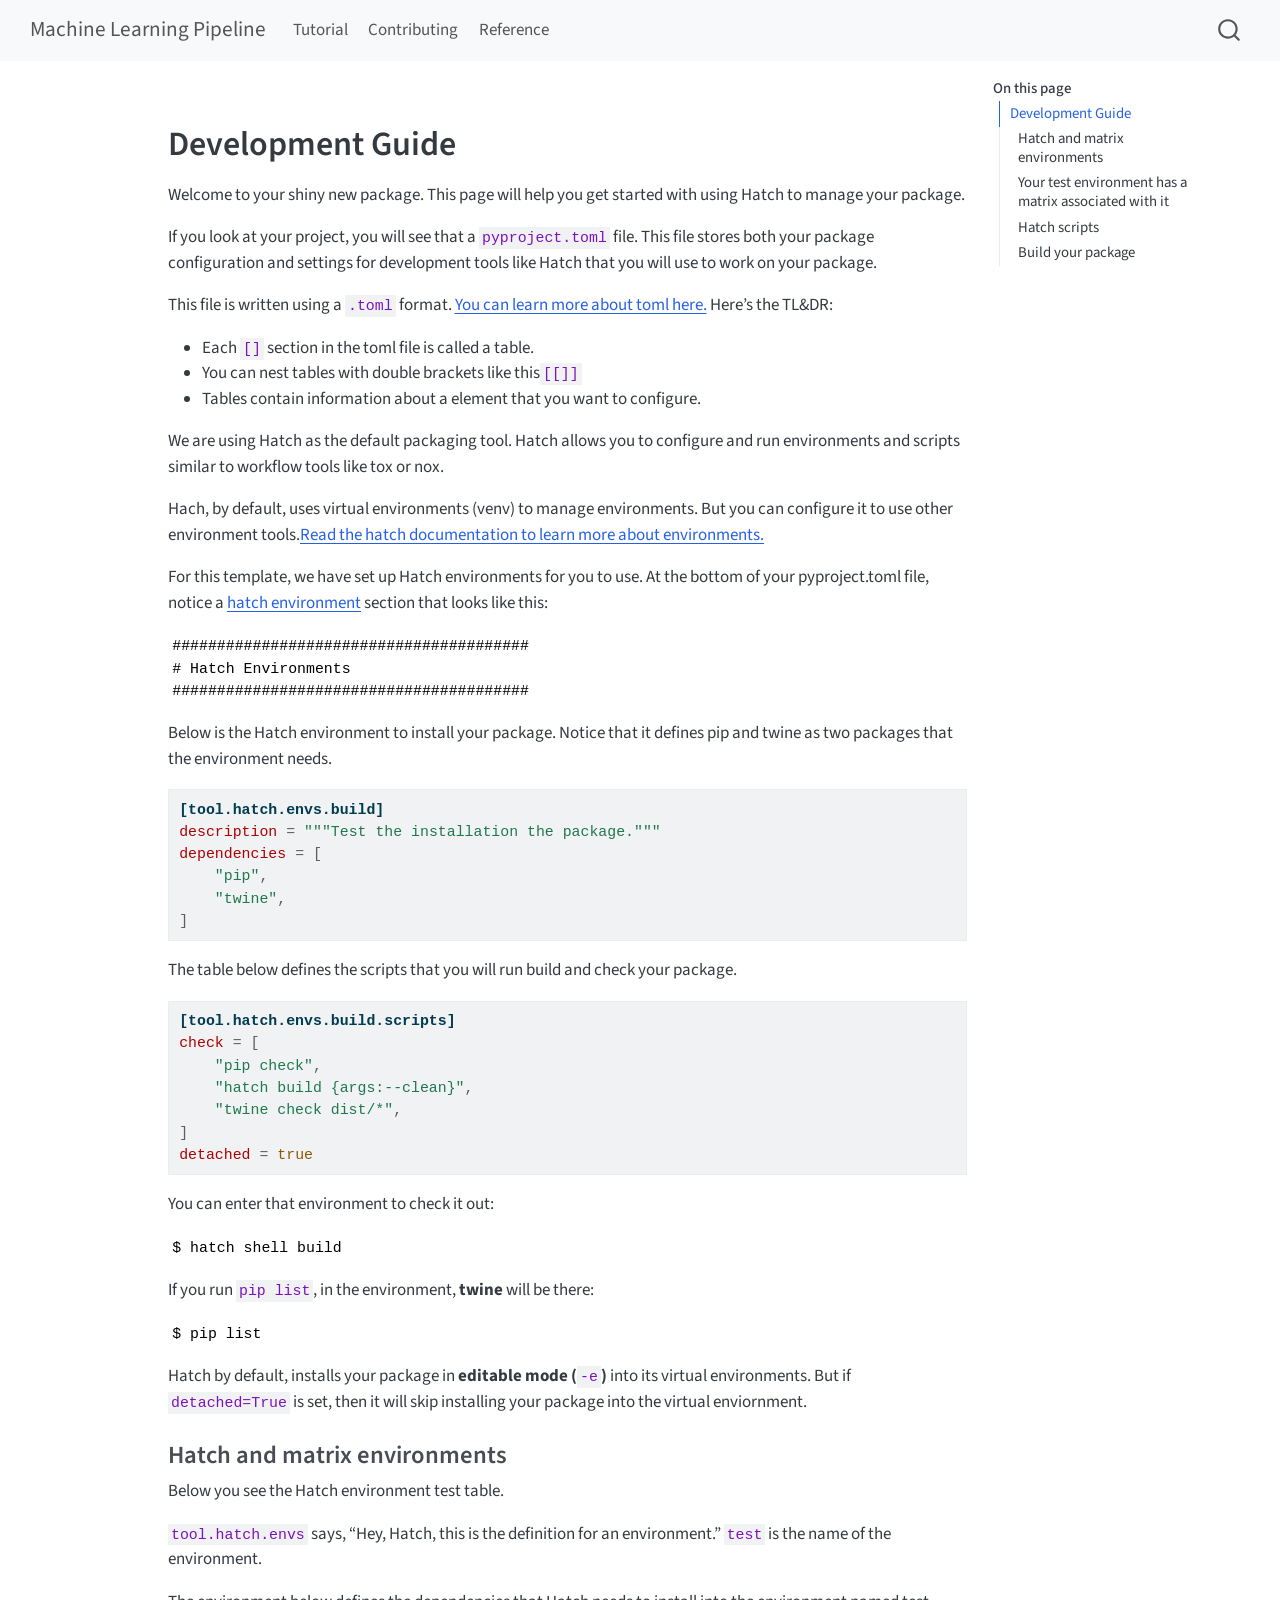
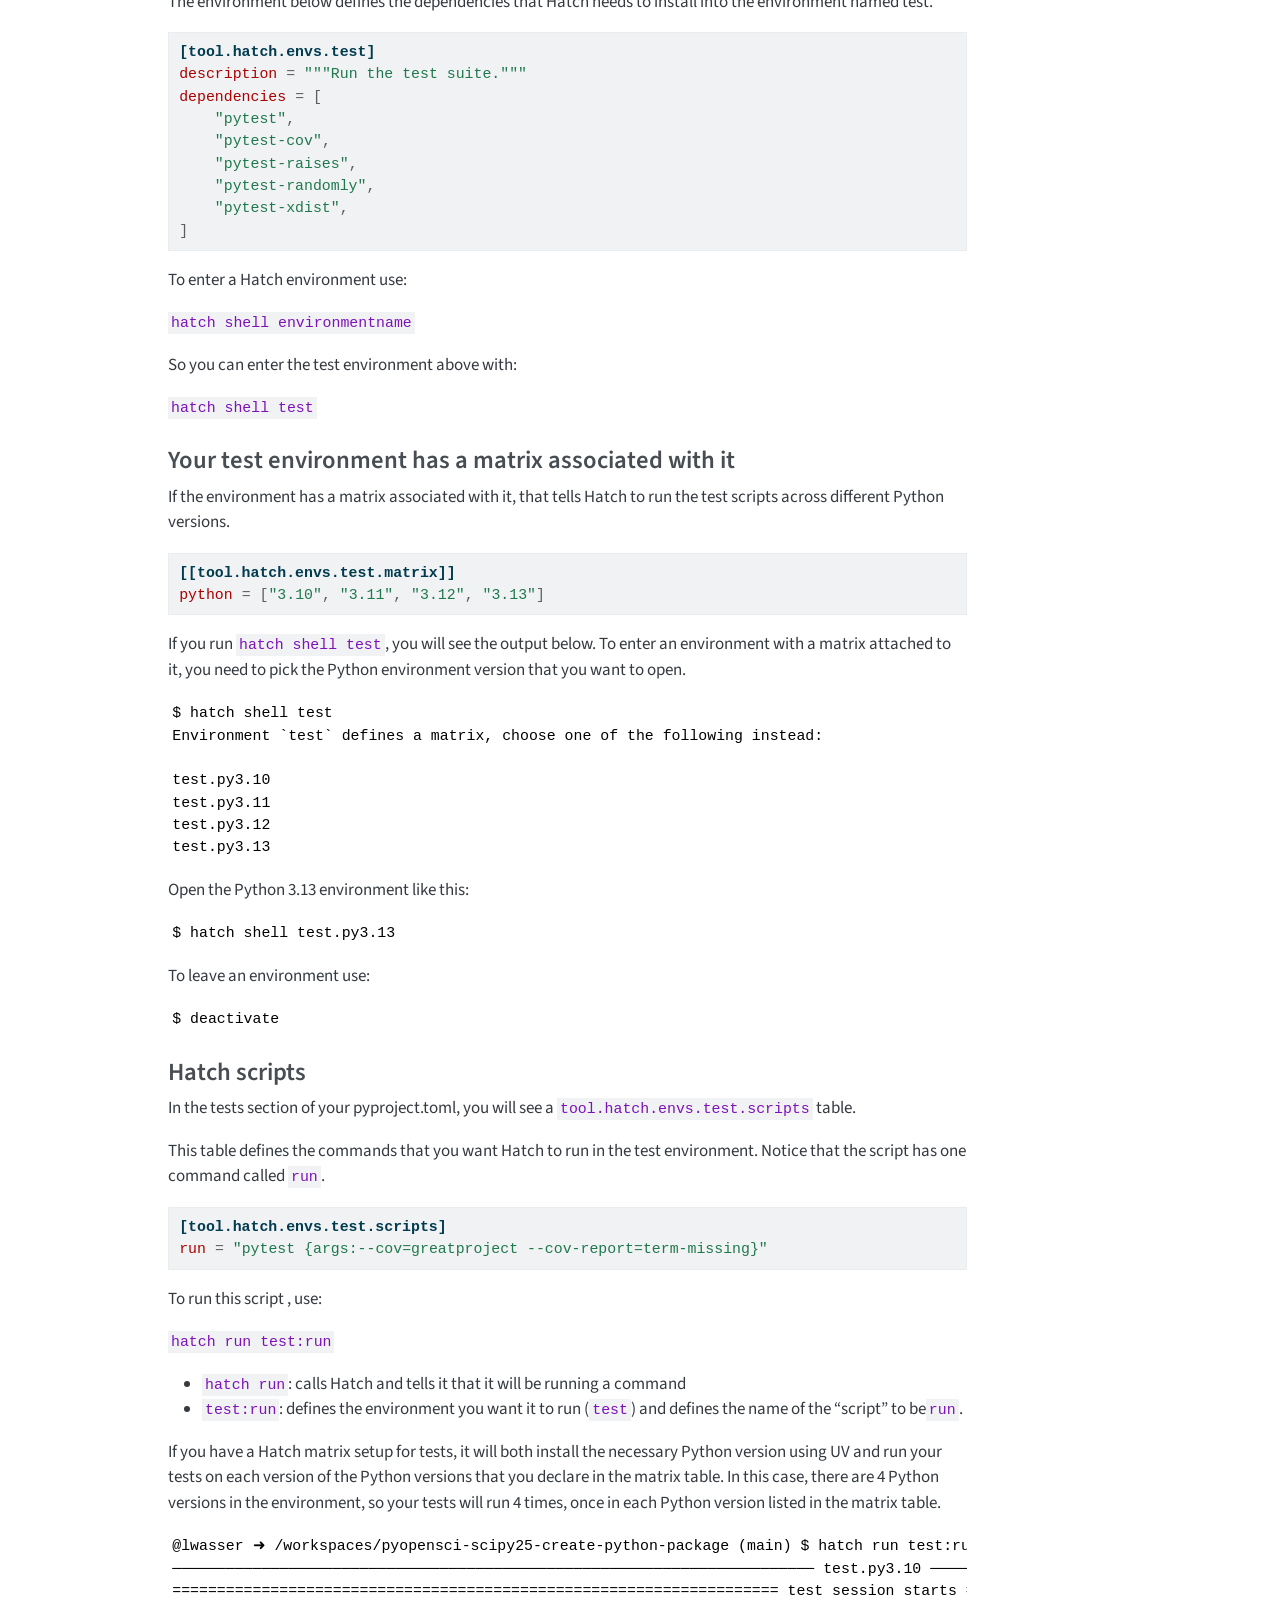
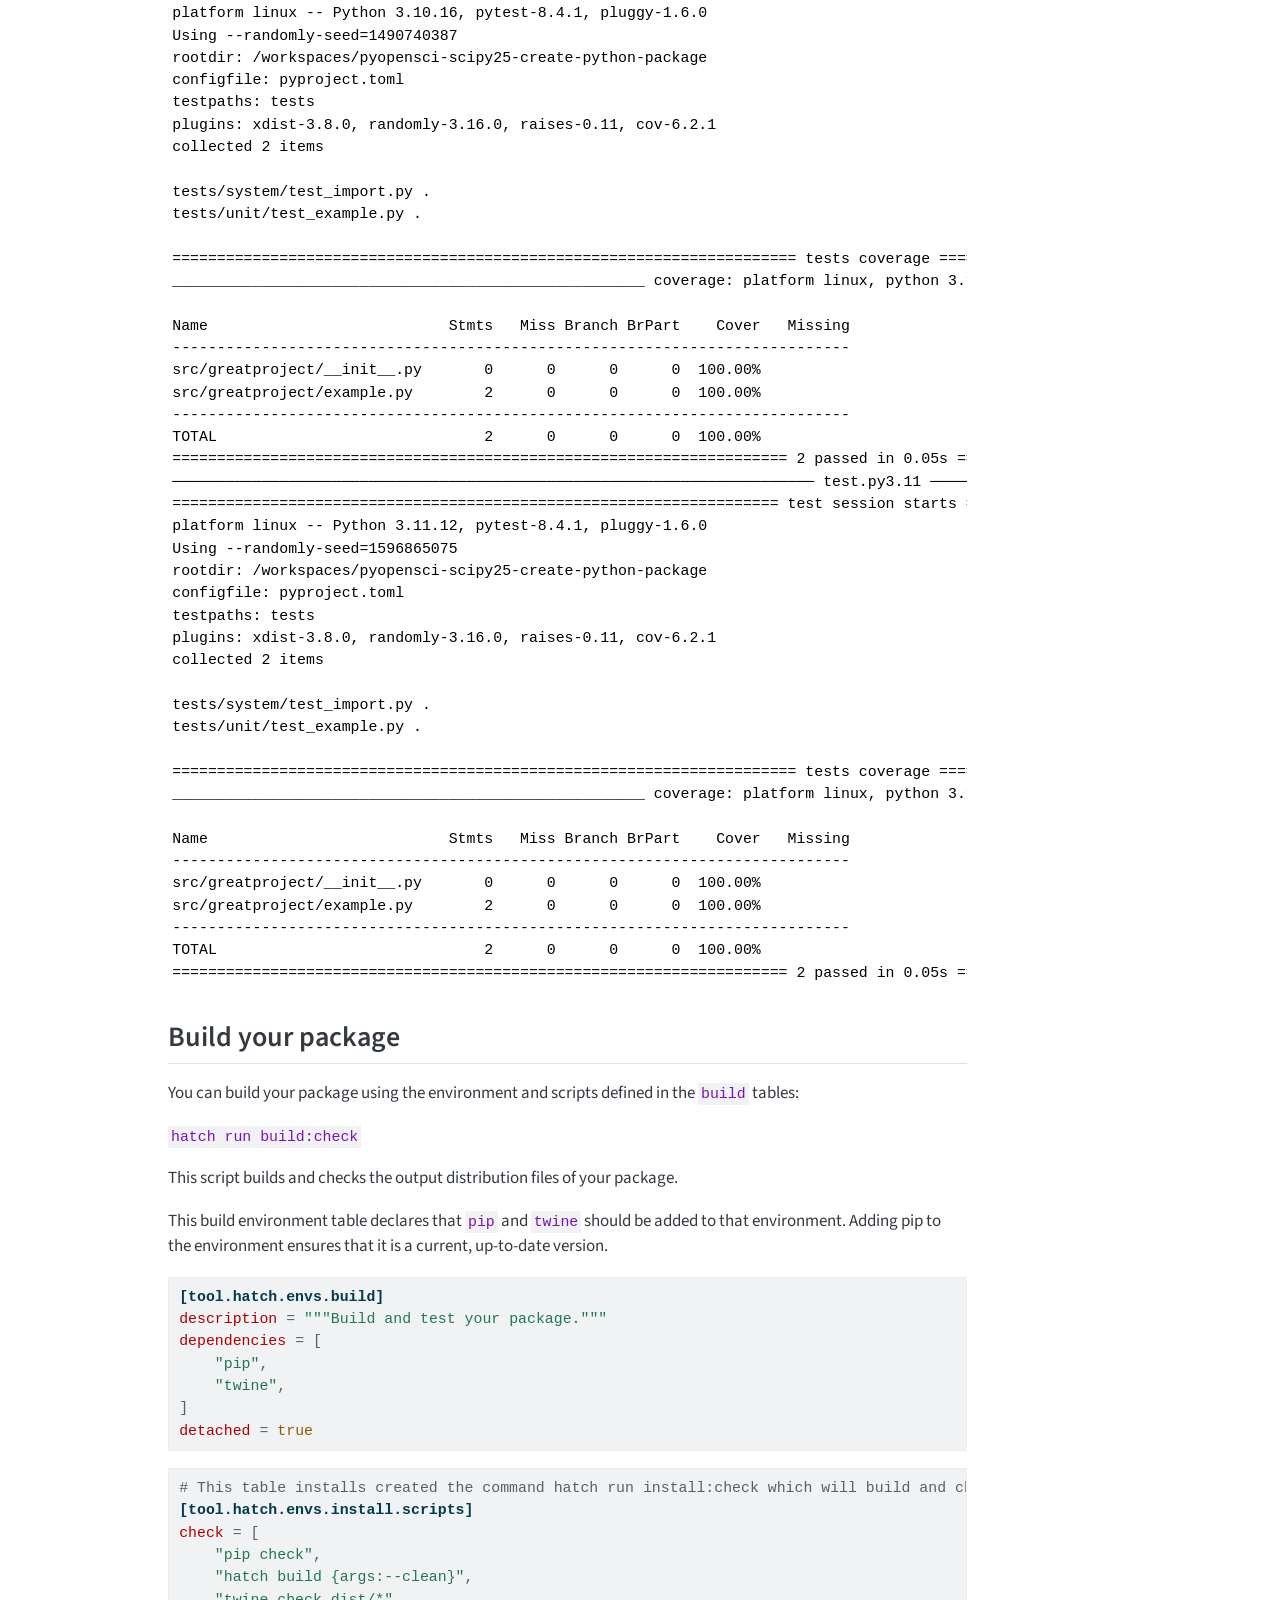
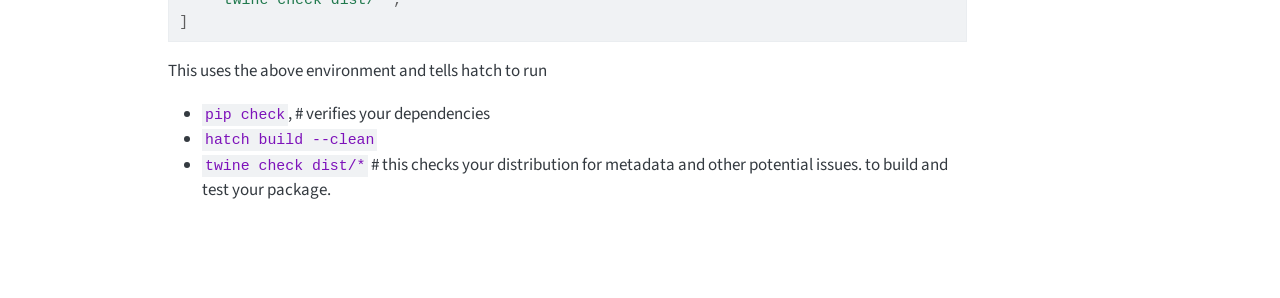
<file: DEVELOPMENT.html>
<!DOCTYPE html>
<html xmlns="http://www.w3.org/1999/xhtml" lang="en" xml:lang="en"><head>

<meta charset="utf-8">
<meta name="generator" content="quarto-1.8.27">

<meta name="viewport" content="width=device-width, initial-scale=1.0, user-scalable=yes">


<title>development – Machine Learning Pipeline</title>
<style>
code{white-space: pre-wrap;}
span.smallcaps{font-variant: small-caps;}
div.columns{display: flex; gap: min(4vw, 1.5em);}
div.column{flex: auto; overflow-x: auto;}
div.hanging-indent{margin-left: 1.5em; text-indent: -1.5em;}
ul.task-list{list-style: none;}
ul.task-list li input[type="checkbox"] {
  width: 0.8em;
  margin: 0 0.8em 0.2em -1em; /* quarto-specific, see https://github.com/quarto-dev/quarto-cli/issues/4556 */ 
  vertical-align: middle;
}
/* CSS for syntax highlighting */
html { -webkit-text-size-adjust: 100%; }
pre > code.sourceCode { white-space: pre; position: relative; }
pre > code.sourceCode > span { display: inline-block; line-height: 1.25; }
pre > code.sourceCode > span:empty { height: 1.2em; }
.sourceCode { overflow: visible; }
code.sourceCode > span { color: inherit; text-decoration: inherit; }
div.sourceCode { margin: 1em 0; }
pre.sourceCode { margin: 0; }
@media screen {
div.sourceCode { overflow: auto; }
}
@media print {
pre > code.sourceCode { white-space: pre-wrap; }
pre > code.sourceCode > span { text-indent: -5em; padding-left: 5em; }
}
pre.numberSource code
  { counter-reset: source-line 0; }
pre.numberSource code > span
  { position: relative; left: -4em; counter-increment: source-line; }
pre.numberSource code > span > a:first-child::before
  { content: counter(source-line);
    position: relative; left: -1em; text-align: right; vertical-align: baseline;
    border: none; display: inline-block;
    -webkit-touch-callout: none; -webkit-user-select: none;
    -khtml-user-select: none; -moz-user-select: none;
    -ms-user-select: none; user-select: none;
    padding: 0 4px; width: 4em;
  }
pre.numberSource { margin-left: 3em;  padding-left: 4px; }
div.sourceCode
  {   }
@media screen {
pre > code.sourceCode > span > a:first-child::before { text-decoration: underline; }
}
</style>


<script src="site_libs/quarto-nav/quarto-nav.js"></script>
<script src="site_libs/quarto-nav/headroom.min.js"></script>
<script src="site_libs/clipboard/clipboard.min.js"></script>
<script src="site_libs/quarto-search/autocomplete.umd.js"></script>
<script src="site_libs/quarto-search/fuse.min.js"></script>
<script src="site_libs/quarto-search/quarto-search.js"></script>
<meta name="quarto:offset" content="./">
<script src="site_libs/quarto-html/quarto.js" type="module"></script>
<script src="site_libs/quarto-html/tabsets/tabsets.js" type="module"></script>
<script src="site_libs/quarto-html/axe/axe-check.js" type="module"></script>
<script src="site_libs/quarto-html/popper.min.js"></script>
<script src="site_libs/quarto-html/tippy.umd.min.js"></script>
<script src="site_libs/quarto-html/anchor.min.js"></script>
<link href="site_libs/quarto-html/tippy.css" rel="stylesheet">
<link href="site_libs/quarto-html/quarto-syntax-highlighting-ed96de9b727972fe78a7b5d16c58bf87.css" rel="stylesheet" id="quarto-text-highlighting-styles">
<script src="site_libs/bootstrap/bootstrap.min.js"></script>
<link href="site_libs/bootstrap/bootstrap-icons.css" rel="stylesheet">
<link href="site_libs/bootstrap/bootstrap-0b37c64f34216b628666a8dac638b53b.min.css" rel="stylesheet" append-hash="true" id="quarto-bootstrap" data-mode="light">
<script id="quarto-search-options" type="application/json">{
  "location": "navbar",
  "copy-button": false,
  "collapse-after": 3,
  "panel-placement": "end",
  "type": "overlay",
  "limit": 50,
  "keyboard-shortcut": [
    "f",
    "/",
    "s"
  ],
  "show-item-context": false,
  "language": {
    "search-no-results-text": "No results",
    "search-matching-documents-text": "matching documents",
    "search-copy-link-title": "Copy link to search",
    "search-hide-matches-text": "Hide additional matches",
    "search-more-match-text": "more match in this document",
    "search-more-matches-text": "more matches in this document",
    "search-clear-button-title": "Clear",
    "search-text-placeholder": "",
    "search-detached-cancel-button-title": "Cancel",
    "search-submit-button-title": "Submit",
    "search-label": "Search"
  }
}</script>


</head>

<body class="nav-fixed quarto-light">

<div id="quarto-search-results"></div>
  <header id="quarto-header" class="headroom fixed-top">
    <nav class="navbar navbar-expand-lg " data-bs-theme="dark">
      <div class="navbar-container container-fluid">
      <div class="navbar-brand-container mx-auto">
    <a class="navbar-brand" href="./index.html">
    <span class="navbar-title">Machine Learning Pipeline</span>
    </a>
  </div>
            <div id="quarto-search" class="" title="Search"></div>
          <button class="navbar-toggler" type="button" data-bs-toggle="collapse" data-bs-target="#navbarCollapse" aria-controls="navbarCollapse" role="menu" aria-expanded="false" aria-label="Toggle navigation" onclick="if (window.quartoToggleHeadroom) { window.quartoToggleHeadroom(); }">
  <span class="navbar-toggler-icon"></span>
</button>
          <div class="collapse navbar-collapse" id="navbarCollapse">
            <ul class="navbar-nav navbar-nav-scroll me-auto">
  <li class="nav-item">
    <a class="nav-link" href="./tutorial.html"> 
<span class="menu-text">Tutorial</span></a>
  </li>  
  <li class="nav-item">
    <a class="nav-link" href="./CONTRIBUTING.html"> 
<span class="menu-text">Contributing</span></a>
  </li>  
  <li class="nav-item">
    <a class="nav-link" href="./reference/index.html"> 
<span class="menu-text">Reference</span></a>
  </li>  
</ul>
          </div> <!-- /navcollapse -->
            <div class="quarto-navbar-tools">
</div>
      </div> <!-- /container-fluid -->
    </nav>
</header>
<!-- content -->
<div id="quarto-content" class="quarto-container page-columns page-rows-contents page-layout-article page-navbar">
<!-- sidebar -->
<!-- margin-sidebar -->
    <div id="quarto-margin-sidebar" class="sidebar margin-sidebar">
        <nav id="TOC" role="doc-toc" class="toc-active">
    <h2 id="toc-title">On this page</h2>
   
  <ul>
  <li><a href="#development-guide" id="toc-development-guide" class="nav-link active" data-scroll-target="#development-guide">Development Guide</a>
  <ul class="collapse">
  <li><a href="#hatch-and-matrix-environments" id="toc-hatch-and-matrix-environments" class="nav-link" data-scroll-target="#hatch-and-matrix-environments">Hatch and matrix environments</a></li>
  <li><a href="#your-test-environment-has-a-matrix-associated-with-it" id="toc-your-test-environment-has-a-matrix-associated-with-it" class="nav-link" data-scroll-target="#your-test-environment-has-a-matrix-associated-with-it">Your test environment has a matrix associated with it</a></li>
  <li><a href="#hatch-scripts" id="toc-hatch-scripts" class="nav-link" data-scroll-target="#hatch-scripts">Hatch scripts</a></li>
  <li><a href="#build-your-package" id="toc-build-your-package" class="nav-link" data-scroll-target="#build-your-package">Build your package</a></li>
  </ul></li>
  </ul>
</nav>
    </div>
<!-- main -->
<main class="content" id="quarto-document-content"><header id="title-block-header" class="quarto-title-block"></header>




<section id="development-guide" class="level1">
<h1>Development Guide</h1>
<p>Welcome to your shiny new package. This page will help you get started with using Hatch to manage your package.</p>
<p>If you look at your project, you will see that a <code>pyproject.toml</code> file. This file stores both your package configuration and settings for development tools like Hatch that you will use to work on your package.</p>
<p>This file is written using a <code>.toml</code> format. <a href="https://www.pyopensci.org/python-package-guide/package-structure-code/pyproject-toml-python-package-metadata.html">You can learn more about toml here.</a> Here’s the TL&amp;DR:</p>
<ul>
<li>Each <code>[]</code> section in the toml file is called a table.</li>
<li>You can nest tables with double brackets like this<code>[[]]</code></li>
<li>Tables contain information about a element that you want to configure.</li>
</ul>
<p>We are using Hatch as the default packaging tool. Hatch allows you to configure and run environments and scripts similar to workflow tools like tox or nox.</p>
<p>Hach, by default, uses virtual environments (venv) to manage environments. But you can configure it to use other environment tools.<a href="https://hatch.pypa.io/1.13/tutorials/environment/basic-usage/">Read the hatch documentation to learn more about environments.</a></p>
<p>For this template, we have set up Hatch environments for you to use. At the bottom of your pyproject.toml file, notice a <a href="https://hatch.pypa.io/1.13/environment/">hatch environment</a> section that looks like this:</p>
<pre><code>########################################
# Hatch Environments
########################################</code></pre>
<p>Below is the Hatch environment to install your package. Notice that it defines pip and twine as two packages that the environment needs.</p>
<div class="code-copy-outer-scaffold"><div class="sourceCode" id="cb2"><pre class="sourceCode toml code-with-copy"><code class="sourceCode toml"><span id="cb2-1"><a href="#cb2-1" aria-hidden="true" tabindex="-1"></a><span class="kw">[tool.hatch.envs.build]</span></span>
<span id="cb2-2"><a href="#cb2-2" aria-hidden="true" tabindex="-1"></a><span class="dt">description</span> <span class="op">=</span> <span class="st">"""Test the installation the package."""</span></span>
<span id="cb2-3"><a href="#cb2-3" aria-hidden="true" tabindex="-1"></a><span class="dt">dependencies</span> <span class="op">=</span> <span class="op">[</span></span>
<span id="cb2-4"><a href="#cb2-4" aria-hidden="true" tabindex="-1"></a>    <span class="st">"pip"</span><span class="op">,</span></span>
<span id="cb2-5"><a href="#cb2-5" aria-hidden="true" tabindex="-1"></a>    <span class="st">"twine"</span><span class="op">,</span></span>
<span id="cb2-6"><a href="#cb2-6" aria-hidden="true" tabindex="-1"></a><span class="op">]</span></span></code></pre></div><button title="Copy to Clipboard" class="code-copy-button"><i class="bi"></i></button></div>
<p>The table below defines the scripts that you will run build and check your package.</p>
<div class="code-copy-outer-scaffold"><div class="sourceCode" id="cb3"><pre class="sourceCode toml code-with-copy"><code class="sourceCode toml"><span id="cb3-1"><a href="#cb3-1" aria-hidden="true" tabindex="-1"></a><span class="kw">[tool.hatch.envs.build.scripts]</span></span>
<span id="cb3-2"><a href="#cb3-2" aria-hidden="true" tabindex="-1"></a><span class="dt">check</span> <span class="op">=</span> <span class="op">[</span></span>
<span id="cb3-3"><a href="#cb3-3" aria-hidden="true" tabindex="-1"></a>    <span class="st">"pip check"</span><span class="op">,</span></span>
<span id="cb3-4"><a href="#cb3-4" aria-hidden="true" tabindex="-1"></a>    <span class="st">"hatch build {args:--clean}"</span><span class="op">,</span></span>
<span id="cb3-5"><a href="#cb3-5" aria-hidden="true" tabindex="-1"></a>    <span class="st">"twine check dist/*"</span><span class="op">,</span></span>
<span id="cb3-6"><a href="#cb3-6" aria-hidden="true" tabindex="-1"></a><span class="op">]</span></span>
<span id="cb3-7"><a href="#cb3-7" aria-hidden="true" tabindex="-1"></a><span class="dt">detached</span> <span class="op">=</span> <span class="cn">true</span></span></code></pre></div><button title="Copy to Clipboard" class="code-copy-button"><i class="bi"></i></button></div>
<p>You can enter that environment to check it out:</p>
<pre class="console"><code>$ hatch shell build</code></pre>
<p>If you run <code>pip list</code>, in the environment, <strong>twine</strong> will be there:</p>
<pre class="console"><code>$ pip list</code></pre>
<p>Hatch by default, installs your package in <strong>editable mode (<code>-e</code>)</strong> into its virtual environments. But if <code>detached=True</code> is set, then it will skip installing your package into the virtual enviornment.</p>
<section id="hatch-and-matrix-environments" class="level3">
<h3 class="anchored" data-anchor-id="hatch-and-matrix-environments">Hatch and matrix environments</h3>
<p>Below you see the Hatch environment test table.</p>
<p><code>tool.hatch.envs</code> says, “Hey, Hatch, this is the definition for an environment.” <code>test</code> is the name of the environment.</p>
<p>The environment below defines the dependencies that Hatch needs to install into the environment named test.</p>
<div class="code-copy-outer-scaffold"><div class="sourceCode" id="cb6"><pre class="sourceCode toml code-with-copy"><code class="sourceCode toml"><span id="cb6-1"><a href="#cb6-1" aria-hidden="true" tabindex="-1"></a><span class="kw">[tool.hatch.envs.test]</span></span>
<span id="cb6-2"><a href="#cb6-2" aria-hidden="true" tabindex="-1"></a><span class="dt">description</span> <span class="op">=</span> <span class="st">"""Run the test suite."""</span></span>
<span id="cb6-3"><a href="#cb6-3" aria-hidden="true" tabindex="-1"></a><span class="dt">dependencies</span> <span class="op">=</span> <span class="op">[</span></span>
<span id="cb6-4"><a href="#cb6-4" aria-hidden="true" tabindex="-1"></a>    <span class="st">"pytest"</span><span class="op">,</span></span>
<span id="cb6-5"><a href="#cb6-5" aria-hidden="true" tabindex="-1"></a>    <span class="st">"pytest-cov"</span><span class="op">,</span></span>
<span id="cb6-6"><a href="#cb6-6" aria-hidden="true" tabindex="-1"></a>    <span class="st">"pytest-raises"</span><span class="op">,</span></span>
<span id="cb6-7"><a href="#cb6-7" aria-hidden="true" tabindex="-1"></a>    <span class="st">"pytest-randomly"</span><span class="op">,</span></span>
<span id="cb6-8"><a href="#cb6-8" aria-hidden="true" tabindex="-1"></a>    <span class="st">"pytest-xdist"</span><span class="op">,</span></span>
<span id="cb6-9"><a href="#cb6-9" aria-hidden="true" tabindex="-1"></a><span class="op">]</span></span></code></pre></div><button title="Copy to Clipboard" class="code-copy-button"><i class="bi"></i></button></div>
<p>To enter a Hatch environment use:</p>
<p><code>hatch shell environmentname</code></p>
<p>So you can enter the test environment above with:</p>
<p><code>hatch shell test</code></p>
</section>
<section id="your-test-environment-has-a-matrix-associated-with-it" class="level3">
<h3 class="anchored" data-anchor-id="your-test-environment-has-a-matrix-associated-with-it">Your test environment has a matrix associated with it</h3>
<p>If the environment has a matrix associated with it, that tells Hatch to run the test scripts across different Python versions.</p>
<div class="code-copy-outer-scaffold"><div class="sourceCode" id="cb7"><pre class="sourceCode toml code-with-copy"><code class="sourceCode toml"><span id="cb7-1"><a href="#cb7-1" aria-hidden="true" tabindex="-1"></a><span class="kw">[[tool.hatch.envs.test.matrix]]</span></span>
<span id="cb7-2"><a href="#cb7-2" aria-hidden="true" tabindex="-1"></a><span class="dt">python</span> <span class="op">=</span> <span class="op">[</span><span class="st">"3.10"</span><span class="op">,</span> <span class="st">"3.11"</span><span class="op">,</span> <span class="st">"3.12"</span><span class="op">,</span> <span class="st">"3.13"</span><span class="op">]</span></span></code></pre></div><button title="Copy to Clipboard" class="code-copy-button"><i class="bi"></i></button></div>
<p>If you run <code>hatch shell test</code>, you will see the output below. To enter an environment with a matrix attached to it, you need to pick the Python environment version that you want to open.</p>
<pre class="console"><code>$ hatch shell test                           
Environment `test` defines a matrix, choose one of the following instead:

test.py3.10
test.py3.11
test.py3.12
test.py3.13</code></pre>
<p>Open the Python 3.13 environment like this:</p>
<pre class="console"><code>$ hatch shell test.py3.13</code></pre>
<p>To leave an environment use:</p>
<pre class="console"><code>$ deactivate</code></pre>
</section>
<section id="hatch-scripts" class="level3">
<h3 class="anchored" data-anchor-id="hatch-scripts">Hatch scripts</h3>
<p>In the tests section of your pyproject.toml, you will see a <code>tool.hatch.envs.test.scripts</code> table.</p>
<p>This table defines the commands that you want Hatch to run in the test environment. Notice that the script has one command called <code>run</code>.</p>
<div class="code-copy-outer-scaffold"><div class="sourceCode" id="cb11"><pre class="sourceCode toml code-with-copy"><code class="sourceCode toml"><span id="cb11-1"><a href="#cb11-1" aria-hidden="true" tabindex="-1"></a><span class="kw">[tool.hatch.envs.test.scripts]</span></span>
<span id="cb11-2"><a href="#cb11-2" aria-hidden="true" tabindex="-1"></a><span class="dt">run</span> <span class="op">=</span> <span class="st">"pytest {args:--cov=greatproject --cov-report=term-missing}"</span></span></code></pre></div><button title="Copy to Clipboard" class="code-copy-button"><i class="bi"></i></button></div>
<p>To run this script , use:</p>
<p><code>hatch run test:run</code></p>
<ul>
<li><code>hatch run</code>: calls Hatch and tells it that it will be running a command</li>
<li><code>test:run</code>: defines the environment you want it to run (<code>test</code>) and defines the name of the “script” to be<code>run</code>.</li>
</ul>
<p>If you have a Hatch matrix setup for tests, it will both install the necessary Python version using UV and run your tests on each version of the Python versions that you declare in the matrix table. In this case, there are 4 Python versions in the environment, so your tests will run 4 times, once in each Python version listed in the matrix table.</p>
<pre><code>@lwasser ➜ /workspaces/pyopensci-scipy25-create-python-package (main) $ hatch run test:run
──────────────────────────────────────────────────────────────────────── test.py3.10 ────────────────────────────────────────────────────────────────────────
==================================================================== test session starts ====================================================================
platform linux -- Python 3.10.16, pytest-8.4.1, pluggy-1.6.0
Using --randomly-seed=1490740387
rootdir: /workspaces/pyopensci-scipy25-create-python-package
configfile: pyproject.toml
testpaths: tests
plugins: xdist-3.8.0, randomly-3.16.0, raises-0.11, cov-6.2.1
collected 2 items                                                                                                                                           

tests/system/test_import.py .                                                                                                                         [ 50%]
tests/unit/test_example.py .                                                                                                                          [100%]

====================================================================== tests coverage =======================================================================
_____________________________________________________ coverage: platform linux, python 3.10.16-final-0 ______________________________________________________

Name                           Stmts   Miss Branch BrPart    Cover   Missing
----------------------------------------------------------------------------
src/greatproject/__init__.py       0      0      0      0  100.00%
src/greatproject/example.py        2      0      0      0  100.00%
----------------------------------------------------------------------------
TOTAL                              2      0      0      0  100.00%
===================================================================== 2 passed in 0.05s =====================================================================
──────────────────────────────────────────────────────────────────────── test.py3.11 ────────────────────────────────────────────────────────────────────────
==================================================================== test session starts ====================================================================
platform linux -- Python 3.11.12, pytest-8.4.1, pluggy-1.6.0
Using --randomly-seed=1596865075
rootdir: /workspaces/pyopensci-scipy25-create-python-package
configfile: pyproject.toml
testpaths: tests
plugins: xdist-3.8.0, randomly-3.16.0, raises-0.11, cov-6.2.1
collected 2 items                                                                                                                                           

tests/system/test_import.py .                                                                                                                         [ 50%]
tests/unit/test_example.py .                                                                                                                          [100%]

====================================================================== tests coverage =======================================================================
_____________________________________________________ coverage: platform linux, python 3.11.12-final-0 ______________________________________________________

Name                           Stmts   Miss Branch BrPart    Cover   Missing
----------------------------------------------------------------------------
src/greatproject/__init__.py       0      0      0      0  100.00%
src/greatproject/example.py        2      0      0      0  100.00%
----------------------------------------------------------------------------
TOTAL                              2      0      0      0  100.00%
===================================================================== 2 passed in 0.05s =====================================================================</code></pre>
</section>
<section id="build-your-package" class="level2">
<h2 class="anchored" data-anchor-id="build-your-package">Build your package</h2>
<p>You can build your package using the environment and scripts defined in the <code>build</code> tables:</p>
<p><code>hatch run build:check</code></p>
<p>This script builds and checks the output distribution files of your package.</p>
<p>This build environment table declares that <code>pip</code> and <code>twine</code> should be added to that environment. Adding pip to the environment ensures that it is a current, up-to-date version.</p>
<div class="code-copy-outer-scaffold"><div class="sourceCode" id="cb13"><pre class="sourceCode toml code-with-copy"><code class="sourceCode toml"><span id="cb13-1"><a href="#cb13-1" aria-hidden="true" tabindex="-1"></a><span class="kw">[tool.hatch.envs.build]</span></span>
<span id="cb13-2"><a href="#cb13-2" aria-hidden="true" tabindex="-1"></a><span class="dt">description</span> <span class="op">=</span> <span class="st">"""Build and test your package."""</span></span>
<span id="cb13-3"><a href="#cb13-3" aria-hidden="true" tabindex="-1"></a><span class="dt">dependencies</span> <span class="op">=</span> <span class="op">[</span></span>
<span id="cb13-4"><a href="#cb13-4" aria-hidden="true" tabindex="-1"></a>    <span class="st">"pip"</span><span class="op">,</span></span>
<span id="cb13-5"><a href="#cb13-5" aria-hidden="true" tabindex="-1"></a>    <span class="st">"twine"</span><span class="op">,</span></span>
<span id="cb13-6"><a href="#cb13-6" aria-hidden="true" tabindex="-1"></a><span class="op">]</span></span>
<span id="cb13-7"><a href="#cb13-7" aria-hidden="true" tabindex="-1"></a><span class="dt">detached</span> <span class="op">=</span> <span class="cn">true</span></span></code></pre></div><button title="Copy to Clipboard" class="code-copy-button"><i class="bi"></i></button></div>
<div class="code-copy-outer-scaffold"><div class="sourceCode" id="cb14"><pre class="sourceCode toml code-with-copy"><code class="sourceCode toml"><span id="cb14-1"><a href="#cb14-1" aria-hidden="true" tabindex="-1"></a><span class="co"># This table installs created the command hatch run install:check which will build and check your package.</span></span>
<span id="cb14-2"><a href="#cb14-2" aria-hidden="true" tabindex="-1"></a><span class="kw">[tool.hatch.envs.install.scripts]</span></span>
<span id="cb14-3"><a href="#cb14-3" aria-hidden="true" tabindex="-1"></a><span class="dt">check</span> <span class="op">=</span> <span class="op">[</span></span>
<span id="cb14-4"><a href="#cb14-4" aria-hidden="true" tabindex="-1"></a>    <span class="st">"pip check"</span><span class="op">,</span></span>
<span id="cb14-5"><a href="#cb14-5" aria-hidden="true" tabindex="-1"></a>    <span class="st">"hatch build {args:--clean}"</span><span class="op">,</span></span>
<span id="cb14-6"><a href="#cb14-6" aria-hidden="true" tabindex="-1"></a>    <span class="st">"twine check dist/*"</span><span class="op">,</span></span>
<span id="cb14-7"><a href="#cb14-7" aria-hidden="true" tabindex="-1"></a><span class="op">]</span></span></code></pre></div><button title="Copy to Clipboard" class="code-copy-button"><i class="bi"></i></button></div>
<p>This uses the above environment and tells hatch to run</p>
<ul>
<li><code>pip check</code>, # verifies your dependencies</li>
<li><code>hatch build --clean</code><br>
</li>
<li><code>twine check dist/*</code> # this checks your distribution for metadata and other potential issues. to build and test your package.</li>
</ul>


</section>
</section>

</main> <!-- /main -->
<script id="quarto-html-after-body" type="application/javascript">
  window.document.addEventListener("DOMContentLoaded", function (event) {
    const icon = "";
    const anchorJS = new window.AnchorJS();
    anchorJS.options = {
      placement: 'right',
      icon: icon
    };
    anchorJS.add('.anchored');
    const isCodeAnnotation = (el) => {
      for (const clz of el.classList) {
        if (clz.startsWith('code-annotation-')) {                     
          return true;
        }
      }
      return false;
    }
    const onCopySuccess = function(e) {
      // button target
      const button = e.trigger;
      // don't keep focus
      button.blur();
      // flash "checked"
      button.classList.add('code-copy-button-checked');
      var currentTitle = button.getAttribute("title");
      button.setAttribute("title", "Copied!");
      let tooltip;
      if (window.bootstrap) {
        button.setAttribute("data-bs-toggle", "tooltip");
        button.setAttribute("data-bs-placement", "left");
        button.setAttribute("data-bs-title", "Copied!");
        tooltip = new bootstrap.Tooltip(button, 
          { trigger: "manual", 
            customClass: "code-copy-button-tooltip",
            offset: [0, -8]});
        tooltip.show();    
      }
      setTimeout(function() {
        if (tooltip) {
          tooltip.hide();
          button.removeAttribute("data-bs-title");
          button.removeAttribute("data-bs-toggle");
          button.removeAttribute("data-bs-placement");
        }
        button.setAttribute("title", currentTitle);
        button.classList.remove('code-copy-button-checked');
      }, 1000);
      // clear code selection
      e.clearSelection();
    }
    const getTextToCopy = function(trigger) {
      const outerScaffold = trigger.parentElement.cloneNode(true);
      const codeEl = outerScaffold.querySelector('code');
      for (const childEl of codeEl.children) {
        if (isCodeAnnotation(childEl)) {
          childEl.remove();
        }
      }
      return codeEl.innerText;
    }
    const clipboard = new window.ClipboardJS('.code-copy-button:not([data-in-quarto-modal])', {
      text: getTextToCopy
    });
    clipboard.on('success', onCopySuccess);
    if (window.document.getElementById('quarto-embedded-source-code-modal')) {
      const clipboardModal = new window.ClipboardJS('.code-copy-button[data-in-quarto-modal]', {
        text: getTextToCopy,
        container: window.document.getElementById('quarto-embedded-source-code-modal')
      });
      clipboardModal.on('success', onCopySuccess);
    }
      var localhostRegex = new RegExp(/^(?:http|https):\/\/localhost\:?[0-9]*\//);
      var mailtoRegex = new RegExp(/^mailto:/);
        var filterRegex = new RegExp("https:\/\/UBC-MDS\.github\.io\/DSCI524_Group36_MLpipeline\/");
      var isInternal = (href) => {
          return filterRegex.test(href) || localhostRegex.test(href) || mailtoRegex.test(href);
      }
      // Inspect non-navigation links and adorn them if external
     var links = window.document.querySelectorAll('a[href]:not(.nav-link):not(.navbar-brand):not(.toc-action):not(.sidebar-link):not(.sidebar-item-toggle):not(.pagination-link):not(.no-external):not([aria-hidden]):not(.dropdown-item):not(.quarto-navigation-tool):not(.about-link)');
      for (var i=0; i<links.length; i++) {
        const link = links[i];
        if (!isInternal(link.href)) {
          // undo the damage that might have been done by quarto-nav.js in the case of
          // links that we want to consider external
          if (link.dataset.originalHref !== undefined) {
            link.href = link.dataset.originalHref;
          }
        }
      }
    function tippyHover(el, contentFn, onTriggerFn, onUntriggerFn) {
      const config = {
        allowHTML: true,
        maxWidth: 500,
        delay: 100,
        arrow: false,
        appendTo: function(el) {
            return el.parentElement;
        },
        interactive: true,
        interactiveBorder: 10,
        theme: 'quarto',
        placement: 'bottom-start',
      };
      if (contentFn) {
        config.content = contentFn;
      }
      if (onTriggerFn) {
        config.onTrigger = onTriggerFn;
      }
      if (onUntriggerFn) {
        config.onUntrigger = onUntriggerFn;
      }
      window.tippy(el, config); 
    }
    const noterefs = window.document.querySelectorAll('a[role="doc-noteref"]');
    for (var i=0; i<noterefs.length; i++) {
      const ref = noterefs[i];
      tippyHover(ref, function() {
        // use id or data attribute instead here
        let href = ref.getAttribute('data-footnote-href') || ref.getAttribute('href');
        try { href = new URL(href).hash; } catch {}
        const id = href.replace(/^#\/?/, "");
        const note = window.document.getElementById(id);
        if (note) {
          return note.innerHTML;
        } else {
          return "";
        }
      });
    }
    const xrefs = window.document.querySelectorAll('a.quarto-xref');
    const processXRef = (id, note) => {
      // Strip column container classes
      const stripColumnClz = (el) => {
        el.classList.remove("page-full", "page-columns");
        if (el.children) {
          for (const child of el.children) {
            stripColumnClz(child);
          }
        }
      }
      stripColumnClz(note)
      if (id === null || id.startsWith('sec-')) {
        // Special case sections, only their first couple elements
        const container = document.createElement("div");
        if (note.children && note.children.length > 2) {
          container.appendChild(note.children[0].cloneNode(true));
          for (let i = 1; i < note.children.length; i++) {
            const child = note.children[i];
            if (child.tagName === "P" && child.innerText === "") {
              continue;
            } else {
              container.appendChild(child.cloneNode(true));
              break;
            }
          }
          if (window.Quarto?.typesetMath) {
            window.Quarto.typesetMath(container);
          }
          return container.innerHTML
        } else {
          if (window.Quarto?.typesetMath) {
            window.Quarto.typesetMath(note);
          }
          return note.innerHTML;
        }
      } else {
        // Remove any anchor links if they are present
        const anchorLink = note.querySelector('a.anchorjs-link');
        if (anchorLink) {
          anchorLink.remove();
        }
        if (window.Quarto?.typesetMath) {
          window.Quarto.typesetMath(note);
        }
        if (note.classList.contains("callout")) {
          return note.outerHTML;
        } else {
          return note.innerHTML;
        }
      }
    }
    for (var i=0; i<xrefs.length; i++) {
      const xref = xrefs[i];
      tippyHover(xref, undefined, function(instance) {
        instance.disable();
        let url = xref.getAttribute('href');
        let hash = undefined; 
        if (url.startsWith('#')) {
          hash = url;
        } else {
          try { hash = new URL(url).hash; } catch {}
        }
        if (hash) {
          const id = hash.replace(/^#\/?/, "");
          const note = window.document.getElementById(id);
          if (note !== null) {
            try {
              const html = processXRef(id, note.cloneNode(true));
              instance.setContent(html);
            } finally {
              instance.enable();
              instance.show();
            }
          } else {
            // See if we can fetch this
            fetch(url.split('#')[0])
            .then(res => res.text())
            .then(html => {
              const parser = new DOMParser();
              const htmlDoc = parser.parseFromString(html, "text/html");
              const note = htmlDoc.getElementById(id);
              if (note !== null) {
                const html = processXRef(id, note);
                instance.setContent(html);
              } 
            }).finally(() => {
              instance.enable();
              instance.show();
            });
          }
        } else {
          // See if we can fetch a full url (with no hash to target)
          // This is a special case and we should probably do some content thinning / targeting
          fetch(url)
          .then(res => res.text())
          .then(html => {
            const parser = new DOMParser();
            const htmlDoc = parser.parseFromString(html, "text/html");
            const note = htmlDoc.querySelector('main.content');
            if (note !== null) {
              // This should only happen for chapter cross references
              // (since there is no id in the URL)
              // remove the first header
              if (note.children.length > 0 && note.children[0].tagName === "HEADER") {
                note.children[0].remove();
              }
              const html = processXRef(null, note);
              instance.setContent(html);
            } 
          }).finally(() => {
            instance.enable();
            instance.show();
          });
        }
      }, function(instance) {
      });
    }
        let selectedAnnoteEl;
        const selectorForAnnotation = ( cell, annotation) => {
          let cellAttr = 'data-code-cell="' + cell + '"';
          let lineAttr = 'data-code-annotation="' +  annotation + '"';
          const selector = 'span[' + cellAttr + '][' + lineAttr + ']';
          return selector;
        }
        const selectCodeLines = (annoteEl) => {
          const doc = window.document;
          const targetCell = annoteEl.getAttribute("data-target-cell");
          const targetAnnotation = annoteEl.getAttribute("data-target-annotation");
          const annoteSpan = window.document.querySelector(selectorForAnnotation(targetCell, targetAnnotation));
          const lines = annoteSpan.getAttribute("data-code-lines").split(",");
          const lineIds = lines.map((line) => {
            return targetCell + "-" + line;
          })
          let top = null;
          let height = null;
          let parent = null;
          if (lineIds.length > 0) {
              //compute the position of the single el (top and bottom and make a div)
              const el = window.document.getElementById(lineIds[0]);
              top = el.offsetTop;
              height = el.offsetHeight;
              parent = el.parentElement.parentElement;
            if (lineIds.length > 1) {
              const lastEl = window.document.getElementById(lineIds[lineIds.length - 1]);
              const bottom = lastEl.offsetTop + lastEl.offsetHeight;
              height = bottom - top;
            }
            if (top !== null && height !== null && parent !== null) {
              // cook up a div (if necessary) and position it 
              let div = window.document.getElementById("code-annotation-line-highlight");
              if (div === null) {
                div = window.document.createElement("div");
                div.setAttribute("id", "code-annotation-line-highlight");
                div.style.position = 'absolute';
                parent.appendChild(div);
              }
              div.style.top = top - 2 + "px";
              div.style.height = height + 4 + "px";
              div.style.left = 0;
              let gutterDiv = window.document.getElementById("code-annotation-line-highlight-gutter");
              if (gutterDiv === null) {
                gutterDiv = window.document.createElement("div");
                gutterDiv.setAttribute("id", "code-annotation-line-highlight-gutter");
                gutterDiv.style.position = 'absolute';
                const codeCell = window.document.getElementById(targetCell);
                const gutter = codeCell.querySelector('.code-annotation-gutter');
                gutter.appendChild(gutterDiv);
              }
              gutterDiv.style.top = top - 2 + "px";
              gutterDiv.style.height = height + 4 + "px";
            }
            selectedAnnoteEl = annoteEl;
          }
        };
        const unselectCodeLines = () => {
          const elementsIds = ["code-annotation-line-highlight", "code-annotation-line-highlight-gutter"];
          elementsIds.forEach((elId) => {
            const div = window.document.getElementById(elId);
            if (div) {
              div.remove();
            }
          });
          selectedAnnoteEl = undefined;
        };
          // Handle positioning of the toggle
      window.addEventListener(
        "resize",
        throttle(() => {
          elRect = undefined;
          if (selectedAnnoteEl) {
            selectCodeLines(selectedAnnoteEl);
          }
        }, 10)
      );
      function throttle(fn, ms) {
      let throttle = false;
      let timer;
        return (...args) => {
          if(!throttle) { // first call gets through
              fn.apply(this, args);
              throttle = true;
          } else { // all the others get throttled
              if(timer) clearTimeout(timer); // cancel #2
              timer = setTimeout(() => {
                fn.apply(this, args);
                timer = throttle = false;
              }, ms);
          }
        };
      }
        // Attach click handler to the DT
        const annoteDls = window.document.querySelectorAll('dt[data-target-cell]');
        for (const annoteDlNode of annoteDls) {
          annoteDlNode.addEventListener('click', (event) => {
            const clickedEl = event.target;
            if (clickedEl !== selectedAnnoteEl) {
              unselectCodeLines();
              const activeEl = window.document.querySelector('dt[data-target-cell].code-annotation-active');
              if (activeEl) {
                activeEl.classList.remove('code-annotation-active');
              }
              selectCodeLines(clickedEl);
              clickedEl.classList.add('code-annotation-active');
            } else {
              // Unselect the line
              unselectCodeLines();
              clickedEl.classList.remove('code-annotation-active');
            }
          });
        }
    const findCites = (el) => {
      const parentEl = el.parentElement;
      if (parentEl) {
        const cites = parentEl.dataset.cites;
        if (cites) {
          return {
            el,
            cites: cites.split(' ')
          };
        } else {
          return findCites(el.parentElement)
        }
      } else {
        return undefined;
      }
    };
    var bibliorefs = window.document.querySelectorAll('a[role="doc-biblioref"]');
    for (var i=0; i<bibliorefs.length; i++) {
      const ref = bibliorefs[i];
      const citeInfo = findCites(ref);
      if (citeInfo) {
        tippyHover(citeInfo.el, function() {
          var popup = window.document.createElement('div');
          citeInfo.cites.forEach(function(cite) {
            var citeDiv = window.document.createElement('div');
            citeDiv.classList.add('hanging-indent');
            citeDiv.classList.add('csl-entry');
            var biblioDiv = window.document.getElementById('ref-' + cite);
            if (biblioDiv) {
              citeDiv.innerHTML = biblioDiv.innerHTML;
            }
            popup.appendChild(citeDiv);
          });
          return popup.innerHTML;
        });
      }
    }
  });
  </script>
</div> <!-- /content -->




</body></html>
</file>
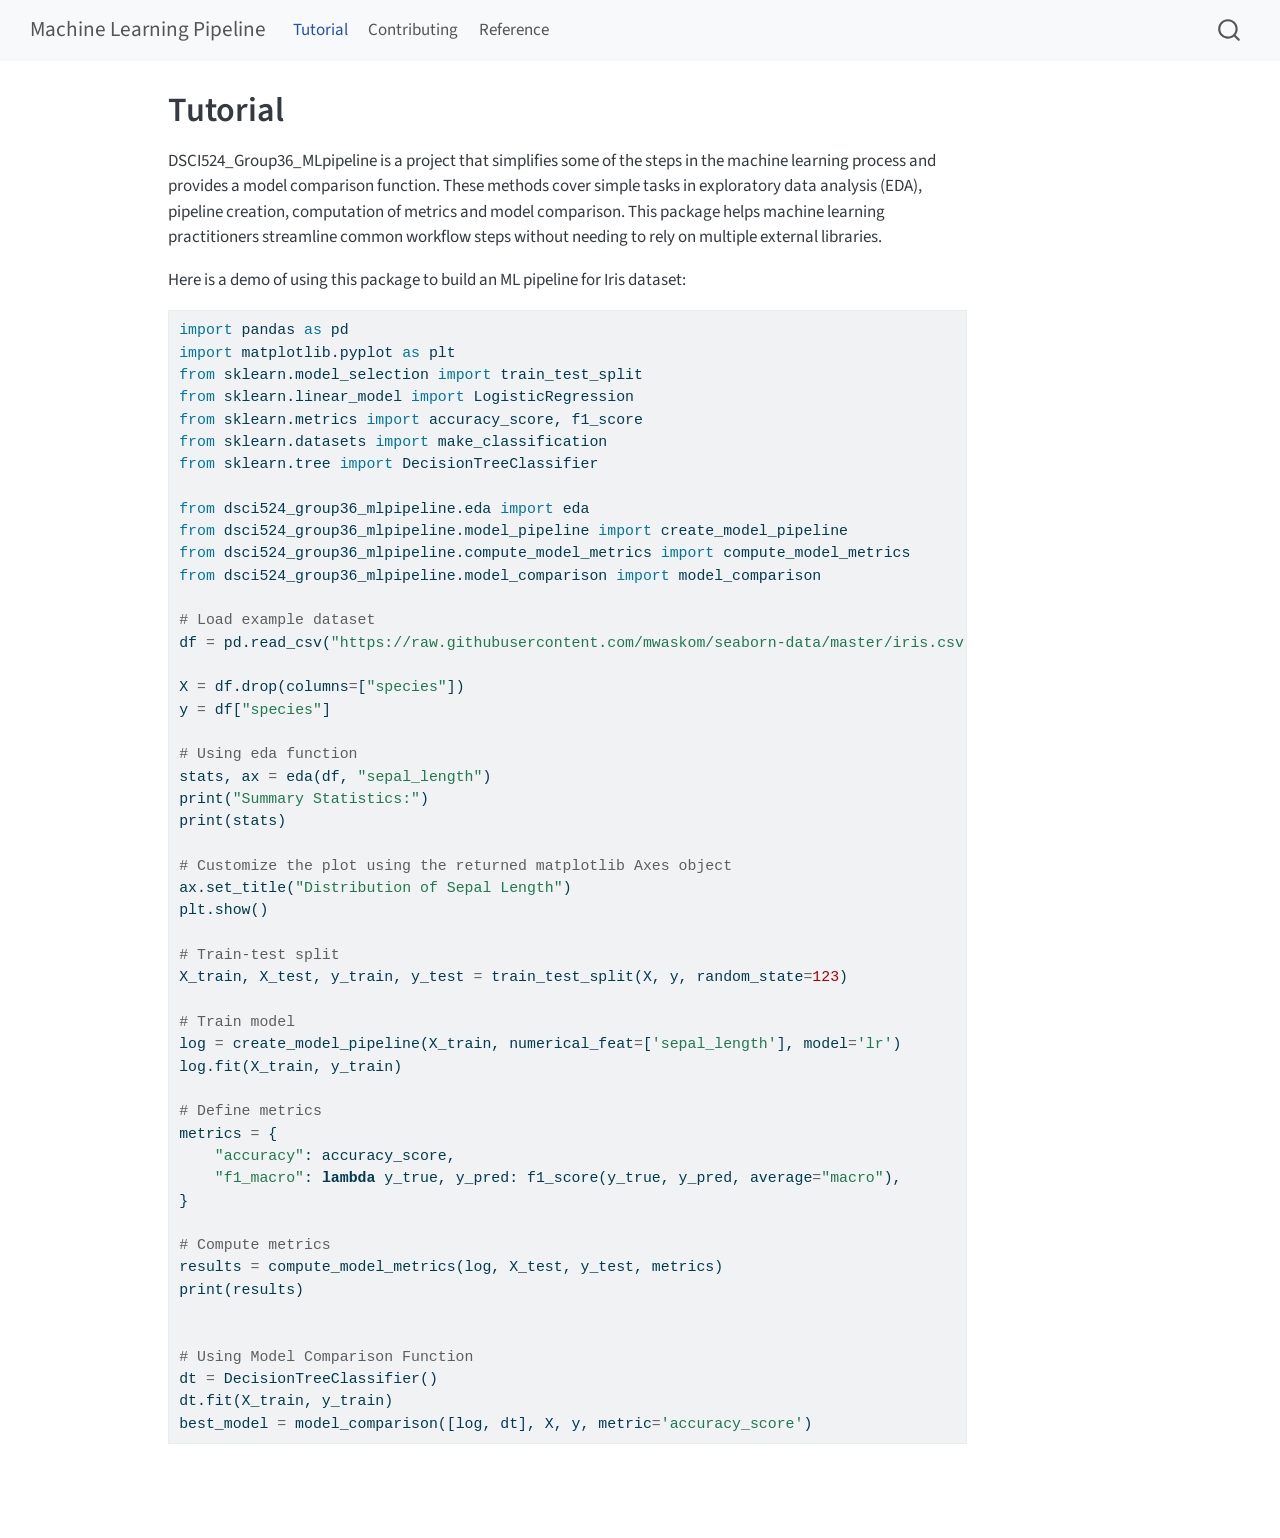
<file: tutorial.html>
<!DOCTYPE html>
<html xmlns="http://www.w3.org/1999/xhtml" lang="en" xml:lang="en"><head>

<meta charset="utf-8">
<meta name="generator" content="quarto-1.8.27">

<meta name="viewport" content="width=device-width, initial-scale=1.0, user-scalable=yes">


<title>Tutorial – Machine Learning Pipeline</title>
<style>
code{white-space: pre-wrap;}
span.smallcaps{font-variant: small-caps;}
div.columns{display: flex; gap: min(4vw, 1.5em);}
div.column{flex: auto; overflow-x: auto;}
div.hanging-indent{margin-left: 1.5em; text-indent: -1.5em;}
ul.task-list{list-style: none;}
ul.task-list li input[type="checkbox"] {
  width: 0.8em;
  margin: 0 0.8em 0.2em -1em; /* quarto-specific, see https://github.com/quarto-dev/quarto-cli/issues/4556 */ 
  vertical-align: middle;
}
/* CSS for syntax highlighting */
html { -webkit-text-size-adjust: 100%; }
pre > code.sourceCode { white-space: pre; position: relative; }
pre > code.sourceCode > span { display: inline-block; line-height: 1.25; }
pre > code.sourceCode > span:empty { height: 1.2em; }
.sourceCode { overflow: visible; }
code.sourceCode > span { color: inherit; text-decoration: inherit; }
div.sourceCode { margin: 1em 0; }
pre.sourceCode { margin: 0; }
@media screen {
div.sourceCode { overflow: auto; }
}
@media print {
pre > code.sourceCode { white-space: pre-wrap; }
pre > code.sourceCode > span { text-indent: -5em; padding-left: 5em; }
}
pre.numberSource code
  { counter-reset: source-line 0; }
pre.numberSource code > span
  { position: relative; left: -4em; counter-increment: source-line; }
pre.numberSource code > span > a:first-child::before
  { content: counter(source-line);
    position: relative; left: -1em; text-align: right; vertical-align: baseline;
    border: none; display: inline-block;
    -webkit-touch-callout: none; -webkit-user-select: none;
    -khtml-user-select: none; -moz-user-select: none;
    -ms-user-select: none; user-select: none;
    padding: 0 4px; width: 4em;
  }
pre.numberSource { margin-left: 3em;  padding-left: 4px; }
div.sourceCode
  {   }
@media screen {
pre > code.sourceCode > span > a:first-child::before { text-decoration: underline; }
}
</style>


<script src="site_libs/quarto-nav/quarto-nav.js"></script>
<script src="site_libs/quarto-nav/headroom.min.js"></script>
<script src="site_libs/clipboard/clipboard.min.js"></script>
<script src="site_libs/quarto-search/autocomplete.umd.js"></script>
<script src="site_libs/quarto-search/fuse.min.js"></script>
<script src="site_libs/quarto-search/quarto-search.js"></script>
<meta name="quarto:offset" content="./">
<script src="site_libs/quarto-html/quarto.js" type="module"></script>
<script src="site_libs/quarto-html/tabsets/tabsets.js" type="module"></script>
<script src="site_libs/quarto-html/axe/axe-check.js" type="module"></script>
<script src="site_libs/quarto-html/popper.min.js"></script>
<script src="site_libs/quarto-html/tippy.umd.min.js"></script>
<script src="site_libs/quarto-html/anchor.min.js"></script>
<link href="site_libs/quarto-html/tippy.css" rel="stylesheet">
<link href="site_libs/quarto-html/quarto-syntax-highlighting-ed96de9b727972fe78a7b5d16c58bf87.css" rel="stylesheet" id="quarto-text-highlighting-styles">
<script src="site_libs/bootstrap/bootstrap.min.js"></script>
<link href="site_libs/bootstrap/bootstrap-icons.css" rel="stylesheet">
<link href="site_libs/bootstrap/bootstrap-0b37c64f34216b628666a8dac638b53b.min.css" rel="stylesheet" append-hash="true" id="quarto-bootstrap" data-mode="light">
<script id="quarto-search-options" type="application/json">{
  "location": "navbar",
  "copy-button": false,
  "collapse-after": 3,
  "panel-placement": "end",
  "type": "overlay",
  "limit": 50,
  "keyboard-shortcut": [
    "f",
    "/",
    "s"
  ],
  "show-item-context": false,
  "language": {
    "search-no-results-text": "No results",
    "search-matching-documents-text": "matching documents",
    "search-copy-link-title": "Copy link to search",
    "search-hide-matches-text": "Hide additional matches",
    "search-more-match-text": "more match in this document",
    "search-more-matches-text": "more matches in this document",
    "search-clear-button-title": "Clear",
    "search-text-placeholder": "",
    "search-detached-cancel-button-title": "Cancel",
    "search-submit-button-title": "Submit",
    "search-label": "Search"
  }
}</script>


</head>

<body class="nav-fixed quarto-light">

<div id="quarto-search-results"></div>
  <header id="quarto-header" class="headroom fixed-top">
    <nav class="navbar navbar-expand-lg " data-bs-theme="dark">
      <div class="navbar-container container-fluid">
      <div class="navbar-brand-container mx-auto">
    <a class="navbar-brand" href="./index.html">
    <span class="navbar-title">Machine Learning Pipeline</span>
    </a>
  </div>
            <div id="quarto-search" class="" title="Search"></div>
          <button class="navbar-toggler" type="button" data-bs-toggle="collapse" data-bs-target="#navbarCollapse" aria-controls="navbarCollapse" role="menu" aria-expanded="false" aria-label="Toggle navigation" onclick="if (window.quartoToggleHeadroom) { window.quartoToggleHeadroom(); }">
  <span class="navbar-toggler-icon"></span>
</button>
          <div class="collapse navbar-collapse" id="navbarCollapse">
            <ul class="navbar-nav navbar-nav-scroll me-auto">
  <li class="nav-item">
    <a class="nav-link active" href="./tutorial.html" aria-current="page"> 
<span class="menu-text">Tutorial</span></a>
  </li>  
  <li class="nav-item">
    <a class="nav-link" href="./CONTRIBUTING.html"> 
<span class="menu-text">Contributing</span></a>
  </li>  
  <li class="nav-item">
    <a class="nav-link" href="./reference/index.html"> 
<span class="menu-text">Reference</span></a>
  </li>  
</ul>
          </div> <!-- /navcollapse -->
            <div class="quarto-navbar-tools">
</div>
      </div> <!-- /container-fluid -->
    </nav>
</header>
<!-- content -->
<div id="quarto-content" class="quarto-container page-columns page-rows-contents page-layout-article page-navbar">
<!-- sidebar -->
<!-- margin-sidebar -->
    <div id="quarto-margin-sidebar" class="sidebar margin-sidebar zindex-bottom">
        
    </div>
<!-- main -->
<main class="content" id="quarto-document-content">

<header id="title-block-header" class="quarto-title-block default">
<div class="quarto-title">
<h1 class="title">Tutorial</h1>
</div>



<div class="quarto-title-meta">

    
  
    
  </div>
  


</header>


<p>DSCI524_Group36_MLpipeline is a project that simplifies some of the steps in the machine learning process and provides a model comparison function. These methods cover simple tasks in exploratory data analysis (EDA), pipeline creation, computation of metrics and model comparison. This package helps machine learning practitioners streamline common workflow steps without needing to rely on multiple external libraries.</p>
<p>Here is a demo of using this package to build an ML pipeline for Iris dataset:</p>
<div class="code-copy-outer-scaffold"><div class="sourceCode" id="cb1"><pre class="sourceCode python code-with-copy"><code class="sourceCode python"><span id="cb1-1"><a href="#cb1-1" aria-hidden="true" tabindex="-1"></a><span class="im">import</span> pandas <span class="im">as</span> pd</span>
<span id="cb1-2"><a href="#cb1-2" aria-hidden="true" tabindex="-1"></a><span class="im">import</span> matplotlib.pyplot <span class="im">as</span> plt</span>
<span id="cb1-3"><a href="#cb1-3" aria-hidden="true" tabindex="-1"></a><span class="im">from</span> sklearn.model_selection <span class="im">import</span> train_test_split</span>
<span id="cb1-4"><a href="#cb1-4" aria-hidden="true" tabindex="-1"></a><span class="im">from</span> sklearn.linear_model <span class="im">import</span> LogisticRegression</span>
<span id="cb1-5"><a href="#cb1-5" aria-hidden="true" tabindex="-1"></a><span class="im">from</span> sklearn.metrics <span class="im">import</span> accuracy_score, f1_score</span>
<span id="cb1-6"><a href="#cb1-6" aria-hidden="true" tabindex="-1"></a><span class="im">from</span> sklearn.datasets <span class="im">import</span> make_classification</span>
<span id="cb1-7"><a href="#cb1-7" aria-hidden="true" tabindex="-1"></a><span class="im">from</span> sklearn.tree <span class="im">import</span> DecisionTreeClassifier</span>
<span id="cb1-8"><a href="#cb1-8" aria-hidden="true" tabindex="-1"></a></span>
<span id="cb1-9"><a href="#cb1-9" aria-hidden="true" tabindex="-1"></a><span class="im">from</span> dsci524_group36_mlpipeline.eda <span class="im">import</span> eda</span>
<span id="cb1-10"><a href="#cb1-10" aria-hidden="true" tabindex="-1"></a><span class="im">from</span> dsci524_group36_mlpipeline.model_pipeline <span class="im">import</span> create_model_pipeline</span>
<span id="cb1-11"><a href="#cb1-11" aria-hidden="true" tabindex="-1"></a><span class="im">from</span> dsci524_group36_mlpipeline.compute_model_metrics <span class="im">import</span> compute_model_metrics </span>
<span id="cb1-12"><a href="#cb1-12" aria-hidden="true" tabindex="-1"></a><span class="im">from</span> dsci524_group36_mlpipeline.model_comparison <span class="im">import</span> model_comparison</span>
<span id="cb1-13"><a href="#cb1-13" aria-hidden="true" tabindex="-1"></a></span>
<span id="cb1-14"><a href="#cb1-14" aria-hidden="true" tabindex="-1"></a><span class="co"># Load example dataset</span></span>
<span id="cb1-15"><a href="#cb1-15" aria-hidden="true" tabindex="-1"></a>df <span class="op">=</span> pd.read_csv(<span class="st">"https://raw.githubusercontent.com/mwaskom/seaborn-data/master/iris.csv"</span>)</span>
<span id="cb1-16"><a href="#cb1-16" aria-hidden="true" tabindex="-1"></a></span>
<span id="cb1-17"><a href="#cb1-17" aria-hidden="true" tabindex="-1"></a>X <span class="op">=</span> df.drop(columns<span class="op">=</span>[<span class="st">"species"</span>])</span>
<span id="cb1-18"><a href="#cb1-18" aria-hidden="true" tabindex="-1"></a>y <span class="op">=</span> df[<span class="st">"species"</span>]</span>
<span id="cb1-19"><a href="#cb1-19" aria-hidden="true" tabindex="-1"></a></span>
<span id="cb1-20"><a href="#cb1-20" aria-hidden="true" tabindex="-1"></a><span class="co"># Using eda function</span></span>
<span id="cb1-21"><a href="#cb1-21" aria-hidden="true" tabindex="-1"></a>stats, ax <span class="op">=</span> eda(df, <span class="st">"sepal_length"</span>)</span>
<span id="cb1-22"><a href="#cb1-22" aria-hidden="true" tabindex="-1"></a><span class="bu">print</span>(<span class="st">"Summary Statistics:"</span>)</span>
<span id="cb1-23"><a href="#cb1-23" aria-hidden="true" tabindex="-1"></a><span class="bu">print</span>(stats)</span>
<span id="cb1-24"><a href="#cb1-24" aria-hidden="true" tabindex="-1"></a></span>
<span id="cb1-25"><a href="#cb1-25" aria-hidden="true" tabindex="-1"></a><span class="co"># Customize the plot using the returned matplotlib Axes object</span></span>
<span id="cb1-26"><a href="#cb1-26" aria-hidden="true" tabindex="-1"></a>ax.set_title(<span class="st">"Distribution of Sepal Length"</span>)</span>
<span id="cb1-27"><a href="#cb1-27" aria-hidden="true" tabindex="-1"></a>plt.show()</span>
<span id="cb1-28"><a href="#cb1-28" aria-hidden="true" tabindex="-1"></a></span>
<span id="cb1-29"><a href="#cb1-29" aria-hidden="true" tabindex="-1"></a><span class="co"># Train-test split</span></span>
<span id="cb1-30"><a href="#cb1-30" aria-hidden="true" tabindex="-1"></a>X_train, X_test, y_train, y_test <span class="op">=</span> train_test_split(X, y, random_state<span class="op">=</span><span class="dv">123</span>)</span>
<span id="cb1-31"><a href="#cb1-31" aria-hidden="true" tabindex="-1"></a></span>
<span id="cb1-32"><a href="#cb1-32" aria-hidden="true" tabindex="-1"></a><span class="co"># Train model</span></span>
<span id="cb1-33"><a href="#cb1-33" aria-hidden="true" tabindex="-1"></a>log <span class="op">=</span> create_model_pipeline(X_train, numerical_feat<span class="op">=</span>[<span class="st">'sepal_length'</span>], model<span class="op">=</span><span class="st">'lr'</span>)</span>
<span id="cb1-34"><a href="#cb1-34" aria-hidden="true" tabindex="-1"></a>log.fit(X_train, y_train)</span>
<span id="cb1-35"><a href="#cb1-35" aria-hidden="true" tabindex="-1"></a></span>
<span id="cb1-36"><a href="#cb1-36" aria-hidden="true" tabindex="-1"></a><span class="co"># Define metrics</span></span>
<span id="cb1-37"><a href="#cb1-37" aria-hidden="true" tabindex="-1"></a>metrics <span class="op">=</span> {</span>
<span id="cb1-38"><a href="#cb1-38" aria-hidden="true" tabindex="-1"></a>    <span class="st">"accuracy"</span>: accuracy_score,</span>
<span id="cb1-39"><a href="#cb1-39" aria-hidden="true" tabindex="-1"></a>    <span class="st">"f1_macro"</span>: <span class="kw">lambda</span> y_true, y_pred: f1_score(y_true, y_pred, average<span class="op">=</span><span class="st">"macro"</span>),</span>
<span id="cb1-40"><a href="#cb1-40" aria-hidden="true" tabindex="-1"></a>}</span>
<span id="cb1-41"><a href="#cb1-41" aria-hidden="true" tabindex="-1"></a></span>
<span id="cb1-42"><a href="#cb1-42" aria-hidden="true" tabindex="-1"></a><span class="co"># Compute metrics</span></span>
<span id="cb1-43"><a href="#cb1-43" aria-hidden="true" tabindex="-1"></a>results <span class="op">=</span> compute_model_metrics(log, X_test, y_test, metrics)</span>
<span id="cb1-44"><a href="#cb1-44" aria-hidden="true" tabindex="-1"></a><span class="bu">print</span>(results)</span>
<span id="cb1-45"><a href="#cb1-45" aria-hidden="true" tabindex="-1"></a></span>
<span id="cb1-46"><a href="#cb1-46" aria-hidden="true" tabindex="-1"></a></span>
<span id="cb1-47"><a href="#cb1-47" aria-hidden="true" tabindex="-1"></a><span class="co"># Using Model Comparison Function</span></span>
<span id="cb1-48"><a href="#cb1-48" aria-hidden="true" tabindex="-1"></a>dt <span class="op">=</span> DecisionTreeClassifier()</span>
<span id="cb1-49"><a href="#cb1-49" aria-hidden="true" tabindex="-1"></a>dt.fit(X_train, y_train)</span>
<span id="cb1-50"><a href="#cb1-50" aria-hidden="true" tabindex="-1"></a>best_model <span class="op">=</span> model_comparison([log, dt], X, y, metric<span class="op">=</span><span class="st">'accuracy_score'</span>)</span></code></pre></div><button title="Copy to Clipboard" class="code-copy-button"><i class="bi"></i></button></div>



</main> <!-- /main -->
<script id="quarto-html-after-body" type="application/javascript">
  window.document.addEventListener("DOMContentLoaded", function (event) {
    const icon = "";
    const anchorJS = new window.AnchorJS();
    anchorJS.options = {
      placement: 'right',
      icon: icon
    };
    anchorJS.add('.anchored');
    const isCodeAnnotation = (el) => {
      for (const clz of el.classList) {
        if (clz.startsWith('code-annotation-')) {                     
          return true;
        }
      }
      return false;
    }
    const onCopySuccess = function(e) {
      // button target
      const button = e.trigger;
      // don't keep focus
      button.blur();
      // flash "checked"
      button.classList.add('code-copy-button-checked');
      var currentTitle = button.getAttribute("title");
      button.setAttribute("title", "Copied!");
      let tooltip;
      if (window.bootstrap) {
        button.setAttribute("data-bs-toggle", "tooltip");
        button.setAttribute("data-bs-placement", "left");
        button.setAttribute("data-bs-title", "Copied!");
        tooltip = new bootstrap.Tooltip(button, 
          { trigger: "manual", 
            customClass: "code-copy-button-tooltip",
            offset: [0, -8]});
        tooltip.show();    
      }
      setTimeout(function() {
        if (tooltip) {
          tooltip.hide();
          button.removeAttribute("data-bs-title");
          button.removeAttribute("data-bs-toggle");
          button.removeAttribute("data-bs-placement");
        }
        button.setAttribute("title", currentTitle);
        button.classList.remove('code-copy-button-checked');
      }, 1000);
      // clear code selection
      e.clearSelection();
    }
    const getTextToCopy = function(trigger) {
      const outerScaffold = trigger.parentElement.cloneNode(true);
      const codeEl = outerScaffold.querySelector('code');
      for (const childEl of codeEl.children) {
        if (isCodeAnnotation(childEl)) {
          childEl.remove();
        }
      }
      return codeEl.innerText;
    }
    const clipboard = new window.ClipboardJS('.code-copy-button:not([data-in-quarto-modal])', {
      text: getTextToCopy
    });
    clipboard.on('success', onCopySuccess);
    if (window.document.getElementById('quarto-embedded-source-code-modal')) {
      const clipboardModal = new window.ClipboardJS('.code-copy-button[data-in-quarto-modal]', {
        text: getTextToCopy,
        container: window.document.getElementById('quarto-embedded-source-code-modal')
      });
      clipboardModal.on('success', onCopySuccess);
    }
      var localhostRegex = new RegExp(/^(?:http|https):\/\/localhost\:?[0-9]*\//);
      var mailtoRegex = new RegExp(/^mailto:/);
        var filterRegex = new RegExp("https:\/\/UBC-MDS\.github\.io\/DSCI524_Group36_MLpipeline\/");
      var isInternal = (href) => {
          return filterRegex.test(href) || localhostRegex.test(href) || mailtoRegex.test(href);
      }
      // Inspect non-navigation links and adorn them if external
     var links = window.document.querySelectorAll('a[href]:not(.nav-link):not(.navbar-brand):not(.toc-action):not(.sidebar-link):not(.sidebar-item-toggle):not(.pagination-link):not(.no-external):not([aria-hidden]):not(.dropdown-item):not(.quarto-navigation-tool):not(.about-link)');
      for (var i=0; i<links.length; i++) {
        const link = links[i];
        if (!isInternal(link.href)) {
          // undo the damage that might have been done by quarto-nav.js in the case of
          // links that we want to consider external
          if (link.dataset.originalHref !== undefined) {
            link.href = link.dataset.originalHref;
          }
        }
      }
    function tippyHover(el, contentFn, onTriggerFn, onUntriggerFn) {
      const config = {
        allowHTML: true,
        maxWidth: 500,
        delay: 100,
        arrow: false,
        appendTo: function(el) {
            return el.parentElement;
        },
        interactive: true,
        interactiveBorder: 10,
        theme: 'quarto',
        placement: 'bottom-start',
      };
      if (contentFn) {
        config.content = contentFn;
      }
      if (onTriggerFn) {
        config.onTrigger = onTriggerFn;
      }
      if (onUntriggerFn) {
        config.onUntrigger = onUntriggerFn;
      }
      window.tippy(el, config); 
    }
    const noterefs = window.document.querySelectorAll('a[role="doc-noteref"]');
    for (var i=0; i<noterefs.length; i++) {
      const ref = noterefs[i];
      tippyHover(ref, function() {
        // use id or data attribute instead here
        let href = ref.getAttribute('data-footnote-href') || ref.getAttribute('href');
        try { href = new URL(href).hash; } catch {}
        const id = href.replace(/^#\/?/, "");
        const note = window.document.getElementById(id);
        if (note) {
          return note.innerHTML;
        } else {
          return "";
        }
      });
    }
    const xrefs = window.document.querySelectorAll('a.quarto-xref');
    const processXRef = (id, note) => {
      // Strip column container classes
      const stripColumnClz = (el) => {
        el.classList.remove("page-full", "page-columns");
        if (el.children) {
          for (const child of el.children) {
            stripColumnClz(child);
          }
        }
      }
      stripColumnClz(note)
      if (id === null || id.startsWith('sec-')) {
        // Special case sections, only their first couple elements
        const container = document.createElement("div");
        if (note.children && note.children.length > 2) {
          container.appendChild(note.children[0].cloneNode(true));
          for (let i = 1; i < note.children.length; i++) {
            const child = note.children[i];
            if (child.tagName === "P" && child.innerText === "") {
              continue;
            } else {
              container.appendChild(child.cloneNode(true));
              break;
            }
          }
          if (window.Quarto?.typesetMath) {
            window.Quarto.typesetMath(container);
          }
          return container.innerHTML
        } else {
          if (window.Quarto?.typesetMath) {
            window.Quarto.typesetMath(note);
          }
          return note.innerHTML;
        }
      } else {
        // Remove any anchor links if they are present
        const anchorLink = note.querySelector('a.anchorjs-link');
        if (anchorLink) {
          anchorLink.remove();
        }
        if (window.Quarto?.typesetMath) {
          window.Quarto.typesetMath(note);
        }
        if (note.classList.contains("callout")) {
          return note.outerHTML;
        } else {
          return note.innerHTML;
        }
      }
    }
    for (var i=0; i<xrefs.length; i++) {
      const xref = xrefs[i];
      tippyHover(xref, undefined, function(instance) {
        instance.disable();
        let url = xref.getAttribute('href');
        let hash = undefined; 
        if (url.startsWith('#')) {
          hash = url;
        } else {
          try { hash = new URL(url).hash; } catch {}
        }
        if (hash) {
          const id = hash.replace(/^#\/?/, "");
          const note = window.document.getElementById(id);
          if (note !== null) {
            try {
              const html = processXRef(id, note.cloneNode(true));
              instance.setContent(html);
            } finally {
              instance.enable();
              instance.show();
            }
          } else {
            // See if we can fetch this
            fetch(url.split('#')[0])
            .then(res => res.text())
            .then(html => {
              const parser = new DOMParser();
              const htmlDoc = parser.parseFromString(html, "text/html");
              const note = htmlDoc.getElementById(id);
              if (note !== null) {
                const html = processXRef(id, note);
                instance.setContent(html);
              } 
            }).finally(() => {
              instance.enable();
              instance.show();
            });
          }
        } else {
          // See if we can fetch a full url (with no hash to target)
          // This is a special case and we should probably do some content thinning / targeting
          fetch(url)
          .then(res => res.text())
          .then(html => {
            const parser = new DOMParser();
            const htmlDoc = parser.parseFromString(html, "text/html");
            const note = htmlDoc.querySelector('main.content');
            if (note !== null) {
              // This should only happen for chapter cross references
              // (since there is no id in the URL)
              // remove the first header
              if (note.children.length > 0 && note.children[0].tagName === "HEADER") {
                note.children[0].remove();
              }
              const html = processXRef(null, note);
              instance.setContent(html);
            } 
          }).finally(() => {
            instance.enable();
            instance.show();
          });
        }
      }, function(instance) {
      });
    }
        let selectedAnnoteEl;
        const selectorForAnnotation = ( cell, annotation) => {
          let cellAttr = 'data-code-cell="' + cell + '"';
          let lineAttr = 'data-code-annotation="' +  annotation + '"';
          const selector = 'span[' + cellAttr + '][' + lineAttr + ']';
          return selector;
        }
        const selectCodeLines = (annoteEl) => {
          const doc = window.document;
          const targetCell = annoteEl.getAttribute("data-target-cell");
          const targetAnnotation = annoteEl.getAttribute("data-target-annotation");
          const annoteSpan = window.document.querySelector(selectorForAnnotation(targetCell, targetAnnotation));
          const lines = annoteSpan.getAttribute("data-code-lines").split(",");
          const lineIds = lines.map((line) => {
            return targetCell + "-" + line;
          })
          let top = null;
          let height = null;
          let parent = null;
          if (lineIds.length > 0) {
              //compute the position of the single el (top and bottom and make a div)
              const el = window.document.getElementById(lineIds[0]);
              top = el.offsetTop;
              height = el.offsetHeight;
              parent = el.parentElement.parentElement;
            if (lineIds.length > 1) {
              const lastEl = window.document.getElementById(lineIds[lineIds.length - 1]);
              const bottom = lastEl.offsetTop + lastEl.offsetHeight;
              height = bottom - top;
            }
            if (top !== null && height !== null && parent !== null) {
              // cook up a div (if necessary) and position it 
              let div = window.document.getElementById("code-annotation-line-highlight");
              if (div === null) {
                div = window.document.createElement("div");
                div.setAttribute("id", "code-annotation-line-highlight");
                div.style.position = 'absolute';
                parent.appendChild(div);
              }
              div.style.top = top - 2 + "px";
              div.style.height = height + 4 + "px";
              div.style.left = 0;
              let gutterDiv = window.document.getElementById("code-annotation-line-highlight-gutter");
              if (gutterDiv === null) {
                gutterDiv = window.document.createElement("div");
                gutterDiv.setAttribute("id", "code-annotation-line-highlight-gutter");
                gutterDiv.style.position = 'absolute';
                const codeCell = window.document.getElementById(targetCell);
                const gutter = codeCell.querySelector('.code-annotation-gutter');
                gutter.appendChild(gutterDiv);
              }
              gutterDiv.style.top = top - 2 + "px";
              gutterDiv.style.height = height + 4 + "px";
            }
            selectedAnnoteEl = annoteEl;
          }
        };
        const unselectCodeLines = () => {
          const elementsIds = ["code-annotation-line-highlight", "code-annotation-line-highlight-gutter"];
          elementsIds.forEach((elId) => {
            const div = window.document.getElementById(elId);
            if (div) {
              div.remove();
            }
          });
          selectedAnnoteEl = undefined;
        };
          // Handle positioning of the toggle
      window.addEventListener(
        "resize",
        throttle(() => {
          elRect = undefined;
          if (selectedAnnoteEl) {
            selectCodeLines(selectedAnnoteEl);
          }
        }, 10)
      );
      function throttle(fn, ms) {
      let throttle = false;
      let timer;
        return (...args) => {
          if(!throttle) { // first call gets through
              fn.apply(this, args);
              throttle = true;
          } else { // all the others get throttled
              if(timer) clearTimeout(timer); // cancel #2
              timer = setTimeout(() => {
                fn.apply(this, args);
                timer = throttle = false;
              }, ms);
          }
        };
      }
        // Attach click handler to the DT
        const annoteDls = window.document.querySelectorAll('dt[data-target-cell]');
        for (const annoteDlNode of annoteDls) {
          annoteDlNode.addEventListener('click', (event) => {
            const clickedEl = event.target;
            if (clickedEl !== selectedAnnoteEl) {
              unselectCodeLines();
              const activeEl = window.document.querySelector('dt[data-target-cell].code-annotation-active');
              if (activeEl) {
                activeEl.classList.remove('code-annotation-active');
              }
              selectCodeLines(clickedEl);
              clickedEl.classList.add('code-annotation-active');
            } else {
              // Unselect the line
              unselectCodeLines();
              clickedEl.classList.remove('code-annotation-active');
            }
          });
        }
    const findCites = (el) => {
      const parentEl = el.parentElement;
      if (parentEl) {
        const cites = parentEl.dataset.cites;
        if (cites) {
          return {
            el,
            cites: cites.split(' ')
          };
        } else {
          return findCites(el.parentElement)
        }
      } else {
        return undefined;
      }
    };
    var bibliorefs = window.document.querySelectorAll('a[role="doc-biblioref"]');
    for (var i=0; i<bibliorefs.length; i++) {
      const ref = bibliorefs[i];
      const citeInfo = findCites(ref);
      if (citeInfo) {
        tippyHover(citeInfo.el, function() {
          var popup = window.document.createElement('div');
          citeInfo.cites.forEach(function(cite) {
            var citeDiv = window.document.createElement('div');
            citeDiv.classList.add('hanging-indent');
            citeDiv.classList.add('csl-entry');
            var biblioDiv = window.document.getElementById('ref-' + cite);
            if (biblioDiv) {
              citeDiv.innerHTML = biblioDiv.innerHTML;
            }
            popup.appendChild(citeDiv);
          });
          return popup.innerHTML;
        });
      }
    }
  });
  </script>
</div> <!-- /content -->




</body></html>
</file>
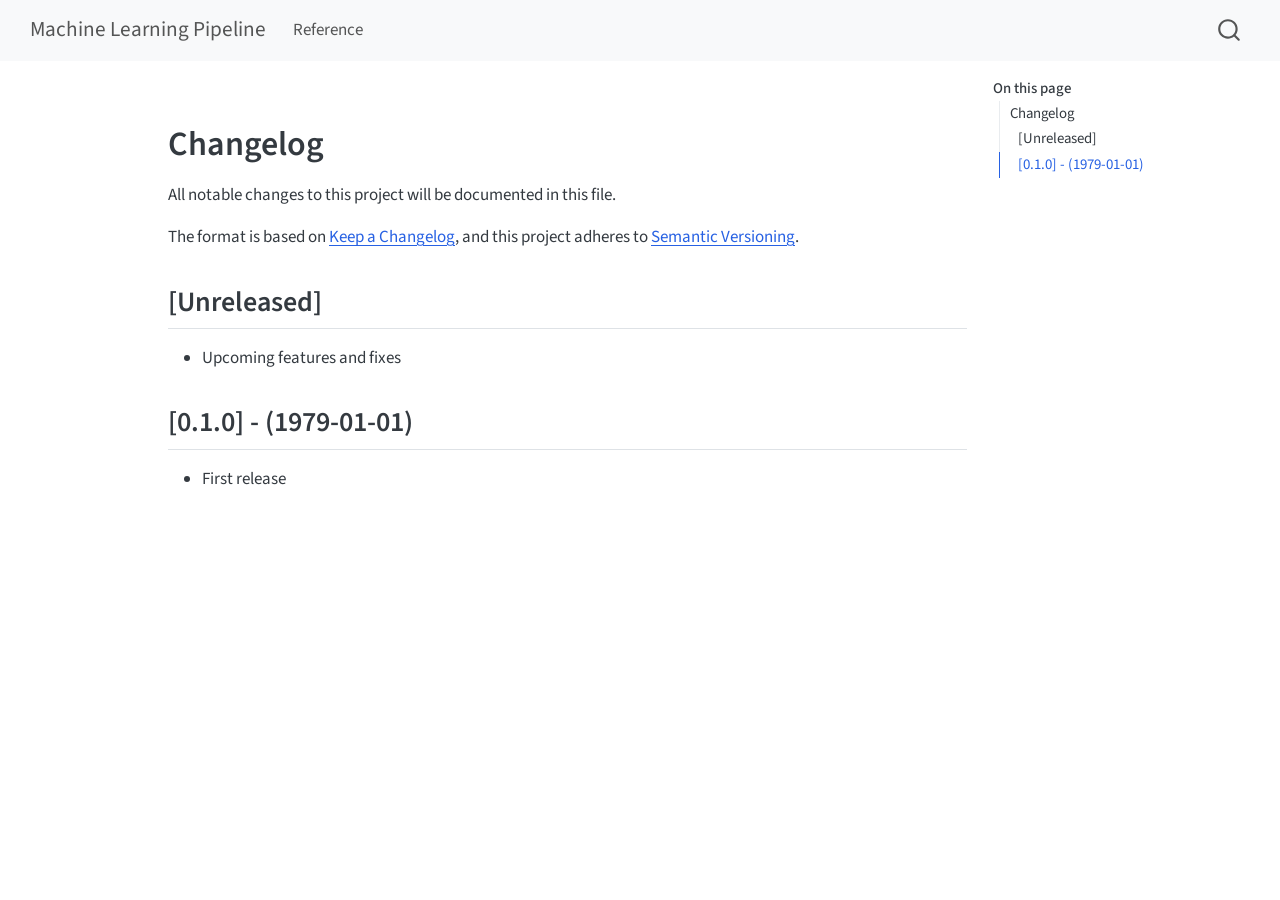
<file: docs/CHANGELOG.html>
<!DOCTYPE html>
<html xmlns="http://www.w3.org/1999/xhtml" lang="en" xml:lang="en"><head>

<meta charset="utf-8">
<meta name="generator" content="quarto-1.8.26">

<meta name="viewport" content="width=device-width, initial-scale=1.0, user-scalable=yes">


<title>changelog – Machine Learning Pipeline</title>
<style>
code{white-space: pre-wrap;}
span.smallcaps{font-variant: small-caps;}
div.columns{display: flex; gap: min(4vw, 1.5em);}
div.column{flex: auto; overflow-x: auto;}
div.hanging-indent{margin-left: 1.5em; text-indent: -1.5em;}
ul.task-list{list-style: none;}
ul.task-list li input[type="checkbox"] {
  width: 0.8em;
  margin: 0 0.8em 0.2em -1em; /* quarto-specific, see https://github.com/quarto-dev/quarto-cli/issues/4556 */ 
  vertical-align: middle;
}
</style>


<script src="site_libs/quarto-nav/quarto-nav.js"></script>
<script src="site_libs/quarto-nav/headroom.min.js"></script>
<script src="site_libs/clipboard/clipboard.min.js"></script>
<script src="site_libs/quarto-search/autocomplete.umd.js"></script>
<script src="site_libs/quarto-search/fuse.min.js"></script>
<script src="site_libs/quarto-search/quarto-search.js"></script>
<meta name="quarto:offset" content="./">
<script src="site_libs/quarto-html/quarto.js" type="module"></script>
<script src="site_libs/quarto-html/tabsets/tabsets.js" type="module"></script>
<script src="site_libs/quarto-html/axe/axe-check.js" type="module"></script>
<script src="site_libs/quarto-html/popper.min.js"></script>
<script src="site_libs/quarto-html/tippy.umd.min.js"></script>
<script src="site_libs/quarto-html/anchor.min.js"></script>
<link href="site_libs/quarto-html/tippy.css" rel="stylesheet">
<link href="site_libs/quarto-html/quarto-syntax-highlighting-587c61ba64f3a5504c4d52d930310e48.css" rel="stylesheet" id="quarto-text-highlighting-styles">
<script src="site_libs/bootstrap/bootstrap.min.js"></script>
<link href="site_libs/bootstrap/bootstrap-icons.css" rel="stylesheet">
<link href="site_libs/bootstrap/bootstrap-ea40fd98fd9b2187a75c04614c6cbc08.min.css" rel="stylesheet" append-hash="true" id="quarto-bootstrap" data-mode="light">
<script id="quarto-search-options" type="application/json">{
  "location": "navbar",
  "copy-button": false,
  "collapse-after": 3,
  "panel-placement": "end",
  "type": "overlay",
  "limit": 50,
  "keyboard-shortcut": [
    "f",
    "/",
    "s"
  ],
  "show-item-context": false,
  "language": {
    "search-no-results-text": "No results",
    "search-matching-documents-text": "matching documents",
    "search-copy-link-title": "Copy link to search",
    "search-hide-matches-text": "Hide additional matches",
    "search-more-match-text": "more match in this document",
    "search-more-matches-text": "more matches in this document",
    "search-clear-button-title": "Clear",
    "search-text-placeholder": "",
    "search-detached-cancel-button-title": "Cancel",
    "search-submit-button-title": "Submit",
    "search-label": "Search"
  }
}</script>


</head>

<body class="nav-fixed quarto-light">

<div id="quarto-search-results"></div>
  <header id="quarto-header" class="headroom fixed-top">
    <nav class="navbar navbar-expand-lg " data-bs-theme="dark">
      <div class="navbar-container container-fluid">
      <div class="navbar-brand-container mx-auto">
    <a class="navbar-brand" href="./index.html">
    <span class="navbar-title">Machine Learning Pipeline</span>
    </a>
  </div>
            <div id="quarto-search" class="" title="Search"></div>
          <button class="navbar-toggler" type="button" data-bs-toggle="collapse" data-bs-target="#navbarCollapse" aria-controls="navbarCollapse" role="menu" aria-expanded="false" aria-label="Toggle navigation" onclick="if (window.quartoToggleHeadroom) { window.quartoToggleHeadroom(); }">
  <span class="navbar-toggler-icon"></span>
</button>
          <div class="collapse navbar-collapse" id="navbarCollapse">
            <ul class="navbar-nav navbar-nav-scroll me-auto">
  <li class="nav-item">
    <a class="nav-link" href="./reference/index.qmd"> 
<span class="menu-text">Reference</span></a>
  </li>  
</ul>
          </div> <!-- /navcollapse -->
            <div class="quarto-navbar-tools">
</div>
      </div> <!-- /container-fluid -->
    </nav>
</header>
<!-- content -->
<div id="quarto-content" class="quarto-container page-columns page-rows-contents page-layout-article page-navbar">
<!-- sidebar -->
<!-- margin-sidebar -->
    <div id="quarto-margin-sidebar" class="sidebar margin-sidebar">
        <nav id="TOC" role="doc-toc" class="toc-active">
    <h2 id="toc-title">On this page</h2>
   
  <ul>
  <li><a href="#changelog" id="toc-changelog" class="nav-link active" data-scroll-target="#changelog">Changelog</a>
  <ul class="collapse">
  <li><a href="#unreleased" id="toc-unreleased" class="nav-link" data-scroll-target="#unreleased">[Unreleased]</a></li>
  <li><a href="#section" id="toc-section" class="nav-link" data-scroll-target="#section">[0.1.0] - (1979-01-01)</a></li>
  </ul></li>
  </ul>
</nav>
    </div>
<!-- main -->
<main class="content" id="quarto-document-content"><header id="title-block-header" class="quarto-title-block"></header>




<section id="changelog" class="level1">
<h1>Changelog</h1>
<p>All notable changes to this project will be documented in this file.</p>
<p>The format is based on <a href="https://keepachangelog.com/en/1.0.0/">Keep a Changelog</a>, and this project adheres to <a href="https://semver.org/spec/v2.0.0.html">Semantic Versioning</a>.</p>
<section id="unreleased" class="level2">
<h2 class="anchored" data-anchor-id="unreleased">[Unreleased]</h2>
<ul>
<li>Upcoming features and fixes</li>
</ul>
</section>
<section id="section" class="level2">
<h2 class="anchored" data-anchor-id="section">[0.1.0] - (1979-01-01)</h2>
<ul>
<li>First release</li>
</ul>


</section>
</section>

</main> <!-- /main -->
<script id="quarto-html-after-body" type="application/javascript">
  window.document.addEventListener("DOMContentLoaded", function (event) {
    const icon = "";
    const anchorJS = new window.AnchorJS();
    anchorJS.options = {
      placement: 'right',
      icon: icon
    };
    anchorJS.add('.anchored');
    const isCodeAnnotation = (el) => {
      for (const clz of el.classList) {
        if (clz.startsWith('code-annotation-')) {                     
          return true;
        }
      }
      return false;
    }
    const onCopySuccess = function(e) {
      // button target
      const button = e.trigger;
      // don't keep focus
      button.blur();
      // flash "checked"
      button.classList.add('code-copy-button-checked');
      var currentTitle = button.getAttribute("title");
      button.setAttribute("title", "Copied!");
      let tooltip;
      if (window.bootstrap) {
        button.setAttribute("data-bs-toggle", "tooltip");
        button.setAttribute("data-bs-placement", "left");
        button.setAttribute("data-bs-title", "Copied!");
        tooltip = new bootstrap.Tooltip(button, 
          { trigger: "manual", 
            customClass: "code-copy-button-tooltip",
            offset: [0, -8]});
        tooltip.show();    
      }
      setTimeout(function() {
        if (tooltip) {
          tooltip.hide();
          button.removeAttribute("data-bs-title");
          button.removeAttribute("data-bs-toggle");
          button.removeAttribute("data-bs-placement");
        }
        button.setAttribute("title", currentTitle);
        button.classList.remove('code-copy-button-checked');
      }, 1000);
      // clear code selection
      e.clearSelection();
    }
    const getTextToCopy = function(trigger) {
      const outerScaffold = trigger.parentElement.cloneNode(true);
      const codeEl = outerScaffold.querySelector('code');
      for (const childEl of codeEl.children) {
        if (isCodeAnnotation(childEl)) {
          childEl.remove();
        }
      }
      return codeEl.innerText;
    }
    const clipboard = new window.ClipboardJS('.code-copy-button:not([data-in-quarto-modal])', {
      text: getTextToCopy
    });
    clipboard.on('success', onCopySuccess);
    if (window.document.getElementById('quarto-embedded-source-code-modal')) {
      const clipboardModal = new window.ClipboardJS('.code-copy-button[data-in-quarto-modal]', {
        text: getTextToCopy,
        container: window.document.getElementById('quarto-embedded-source-code-modal')
      });
      clipboardModal.on('success', onCopySuccess);
    }
      var localhostRegex = new RegExp(/^(?:http|https):\/\/localhost\:?[0-9]*\//);
      var mailtoRegex = new RegExp(/^mailto:/);
        var filterRegex = new RegExp('/' + window.location.host + '/');
      var isInternal = (href) => {
          return filterRegex.test(href) || localhostRegex.test(href) || mailtoRegex.test(href);
      }
      // Inspect non-navigation links and adorn them if external
     var links = window.document.querySelectorAll('a[href]:not(.nav-link):not(.navbar-brand):not(.toc-action):not(.sidebar-link):not(.sidebar-item-toggle):not(.pagination-link):not(.no-external):not([aria-hidden]):not(.dropdown-item):not(.quarto-navigation-tool):not(.about-link)');
      for (var i=0; i<links.length; i++) {
        const link = links[i];
        if (!isInternal(link.href)) {
          // undo the damage that might have been done by quarto-nav.js in the case of
          // links that we want to consider external
          if (link.dataset.originalHref !== undefined) {
            link.href = link.dataset.originalHref;
          }
        }
      }
    function tippyHover(el, contentFn, onTriggerFn, onUntriggerFn) {
      const config = {
        allowHTML: true,
        maxWidth: 500,
        delay: 100,
        arrow: false,
        appendTo: function(el) {
            return el.parentElement;
        },
        interactive: true,
        interactiveBorder: 10,
        theme: 'quarto',
        placement: 'bottom-start',
      };
      if (contentFn) {
        config.content = contentFn;
      }
      if (onTriggerFn) {
        config.onTrigger = onTriggerFn;
      }
      if (onUntriggerFn) {
        config.onUntrigger = onUntriggerFn;
      }
      window.tippy(el, config); 
    }
    const noterefs = window.document.querySelectorAll('a[role="doc-noteref"]');
    for (var i=0; i<noterefs.length; i++) {
      const ref = noterefs[i];
      tippyHover(ref, function() {
        // use id or data attribute instead here
        let href = ref.getAttribute('data-footnote-href') || ref.getAttribute('href');
        try { href = new URL(href).hash; } catch {}
        const id = href.replace(/^#\/?/, "");
        const note = window.document.getElementById(id);
        if (note) {
          return note.innerHTML;
        } else {
          return "";
        }
      });
    }
    const xrefs = window.document.querySelectorAll('a.quarto-xref');
    const processXRef = (id, note) => {
      // Strip column container classes
      const stripColumnClz = (el) => {
        el.classList.remove("page-full", "page-columns");
        if (el.children) {
          for (const child of el.children) {
            stripColumnClz(child);
          }
        }
      }
      stripColumnClz(note)
      if (id === null || id.startsWith('sec-')) {
        // Special case sections, only their first couple elements
        const container = document.createElement("div");
        if (note.children && note.children.length > 2) {
          container.appendChild(note.children[0].cloneNode(true));
          for (let i = 1; i < note.children.length; i++) {
            const child = note.children[i];
            if (child.tagName === "P" && child.innerText === "") {
              continue;
            } else {
              container.appendChild(child.cloneNode(true));
              break;
            }
          }
          if (window.Quarto?.typesetMath) {
            window.Quarto.typesetMath(container);
          }
          return container.innerHTML
        } else {
          if (window.Quarto?.typesetMath) {
            window.Quarto.typesetMath(note);
          }
          return note.innerHTML;
        }
      } else {
        // Remove any anchor links if they are present
        const anchorLink = note.querySelector('a.anchorjs-link');
        if (anchorLink) {
          anchorLink.remove();
        }
        if (window.Quarto?.typesetMath) {
          window.Quarto.typesetMath(note);
        }
        if (note.classList.contains("callout")) {
          return note.outerHTML;
        } else {
          return note.innerHTML;
        }
      }
    }
    for (var i=0; i<xrefs.length; i++) {
      const xref = xrefs[i];
      tippyHover(xref, undefined, function(instance) {
        instance.disable();
        let url = xref.getAttribute('href');
        let hash = undefined; 
        if (url.startsWith('#')) {
          hash = url;
        } else {
          try { hash = new URL(url).hash; } catch {}
        }
        if (hash) {
          const id = hash.replace(/^#\/?/, "");
          const note = window.document.getElementById(id);
          if (note !== null) {
            try {
              const html = processXRef(id, note.cloneNode(true));
              instance.setContent(html);
            } finally {
              instance.enable();
              instance.show();
            }
          } else {
            // See if we can fetch this
            fetch(url.split('#')[0])
            .then(res => res.text())
            .then(html => {
              const parser = new DOMParser();
              const htmlDoc = parser.parseFromString(html, "text/html");
              const note = htmlDoc.getElementById(id);
              if (note !== null) {
                const html = processXRef(id, note);
                instance.setContent(html);
              } 
            }).finally(() => {
              instance.enable();
              instance.show();
            });
          }
        } else {
          // See if we can fetch a full url (with no hash to target)
          // This is a special case and we should probably do some content thinning / targeting
          fetch(url)
          .then(res => res.text())
          .then(html => {
            const parser = new DOMParser();
            const htmlDoc = parser.parseFromString(html, "text/html");
            const note = htmlDoc.querySelector('main.content');
            if (note !== null) {
              // This should only happen for chapter cross references
              // (since there is no id in the URL)
              // remove the first header
              if (note.children.length > 0 && note.children[0].tagName === "HEADER") {
                note.children[0].remove();
              }
              const html = processXRef(null, note);
              instance.setContent(html);
            } 
          }).finally(() => {
            instance.enable();
            instance.show();
          });
        }
      }, function(instance) {
      });
    }
        let selectedAnnoteEl;
        const selectorForAnnotation = ( cell, annotation) => {
          let cellAttr = 'data-code-cell="' + cell + '"';
          let lineAttr = 'data-code-annotation="' +  annotation + '"';
          const selector = 'span[' + cellAttr + '][' + lineAttr + ']';
          return selector;
        }
        const selectCodeLines = (annoteEl) => {
          const doc = window.document;
          const targetCell = annoteEl.getAttribute("data-target-cell");
          const targetAnnotation = annoteEl.getAttribute("data-target-annotation");
          const annoteSpan = window.document.querySelector(selectorForAnnotation(targetCell, targetAnnotation));
          const lines = annoteSpan.getAttribute("data-code-lines").split(",");
          const lineIds = lines.map((line) => {
            return targetCell + "-" + line;
          })
          let top = null;
          let height = null;
          let parent = null;
          if (lineIds.length > 0) {
              //compute the position of the single el (top and bottom and make a div)
              const el = window.document.getElementById(lineIds[0]);
              top = el.offsetTop;
              height = el.offsetHeight;
              parent = el.parentElement.parentElement;
            if (lineIds.length > 1) {
              const lastEl = window.document.getElementById(lineIds[lineIds.length - 1]);
              const bottom = lastEl.offsetTop + lastEl.offsetHeight;
              height = bottom - top;
            }
            if (top !== null && height !== null && parent !== null) {
              // cook up a div (if necessary) and position it 
              let div = window.document.getElementById("code-annotation-line-highlight");
              if (div === null) {
                div = window.document.createElement("div");
                div.setAttribute("id", "code-annotation-line-highlight");
                div.style.position = 'absolute';
                parent.appendChild(div);
              }
              div.style.top = top - 2 + "px";
              div.style.height = height + 4 + "px";
              div.style.left = 0;
              let gutterDiv = window.document.getElementById("code-annotation-line-highlight-gutter");
              if (gutterDiv === null) {
                gutterDiv = window.document.createElement("div");
                gutterDiv.setAttribute("id", "code-annotation-line-highlight-gutter");
                gutterDiv.style.position = 'absolute';
                const codeCell = window.document.getElementById(targetCell);
                const gutter = codeCell.querySelector('.code-annotation-gutter');
                gutter.appendChild(gutterDiv);
              }
              gutterDiv.style.top = top - 2 + "px";
              gutterDiv.style.height = height + 4 + "px";
            }
            selectedAnnoteEl = annoteEl;
          }
        };
        const unselectCodeLines = () => {
          const elementsIds = ["code-annotation-line-highlight", "code-annotation-line-highlight-gutter"];
          elementsIds.forEach((elId) => {
            const div = window.document.getElementById(elId);
            if (div) {
              div.remove();
            }
          });
          selectedAnnoteEl = undefined;
        };
          // Handle positioning of the toggle
      window.addEventListener(
        "resize",
        throttle(() => {
          elRect = undefined;
          if (selectedAnnoteEl) {
            selectCodeLines(selectedAnnoteEl);
          }
        }, 10)
      );
      function throttle(fn, ms) {
      let throttle = false;
      let timer;
        return (...args) => {
          if(!throttle) { // first call gets through
              fn.apply(this, args);
              throttle = true;
          } else { // all the others get throttled
              if(timer) clearTimeout(timer); // cancel #2
              timer = setTimeout(() => {
                fn.apply(this, args);
                timer = throttle = false;
              }, ms);
          }
        };
      }
        // Attach click handler to the DT
        const annoteDls = window.document.querySelectorAll('dt[data-target-cell]');
        for (const annoteDlNode of annoteDls) {
          annoteDlNode.addEventListener('click', (event) => {
            const clickedEl = event.target;
            if (clickedEl !== selectedAnnoteEl) {
              unselectCodeLines();
              const activeEl = window.document.querySelector('dt[data-target-cell].code-annotation-active');
              if (activeEl) {
                activeEl.classList.remove('code-annotation-active');
              }
              selectCodeLines(clickedEl);
              clickedEl.classList.add('code-annotation-active');
            } else {
              // Unselect the line
              unselectCodeLines();
              clickedEl.classList.remove('code-annotation-active');
            }
          });
        }
    const findCites = (el) => {
      const parentEl = el.parentElement;
      if (parentEl) {
        const cites = parentEl.dataset.cites;
        if (cites) {
          return {
            el,
            cites: cites.split(' ')
          };
        } else {
          return findCites(el.parentElement)
        }
      } else {
        return undefined;
      }
    };
    var bibliorefs = window.document.querySelectorAll('a[role="doc-biblioref"]');
    for (var i=0; i<bibliorefs.length; i++) {
      const ref = bibliorefs[i];
      const citeInfo = findCites(ref);
      if (citeInfo) {
        tippyHover(citeInfo.el, function() {
          var popup = window.document.createElement('div');
          citeInfo.cites.forEach(function(cite) {
            var citeDiv = window.document.createElement('div');
            citeDiv.classList.add('hanging-indent');
            citeDiv.classList.add('csl-entry');
            var biblioDiv = window.document.getElementById('ref-' + cite);
            if (biblioDiv) {
              citeDiv.innerHTML = biblioDiv.innerHTML;
            }
            popup.appendChild(citeDiv);
          });
          return popup.innerHTML;
        });
      }
    }
  });
  </script>
</div> <!-- /content -->




</body></html>
</file>
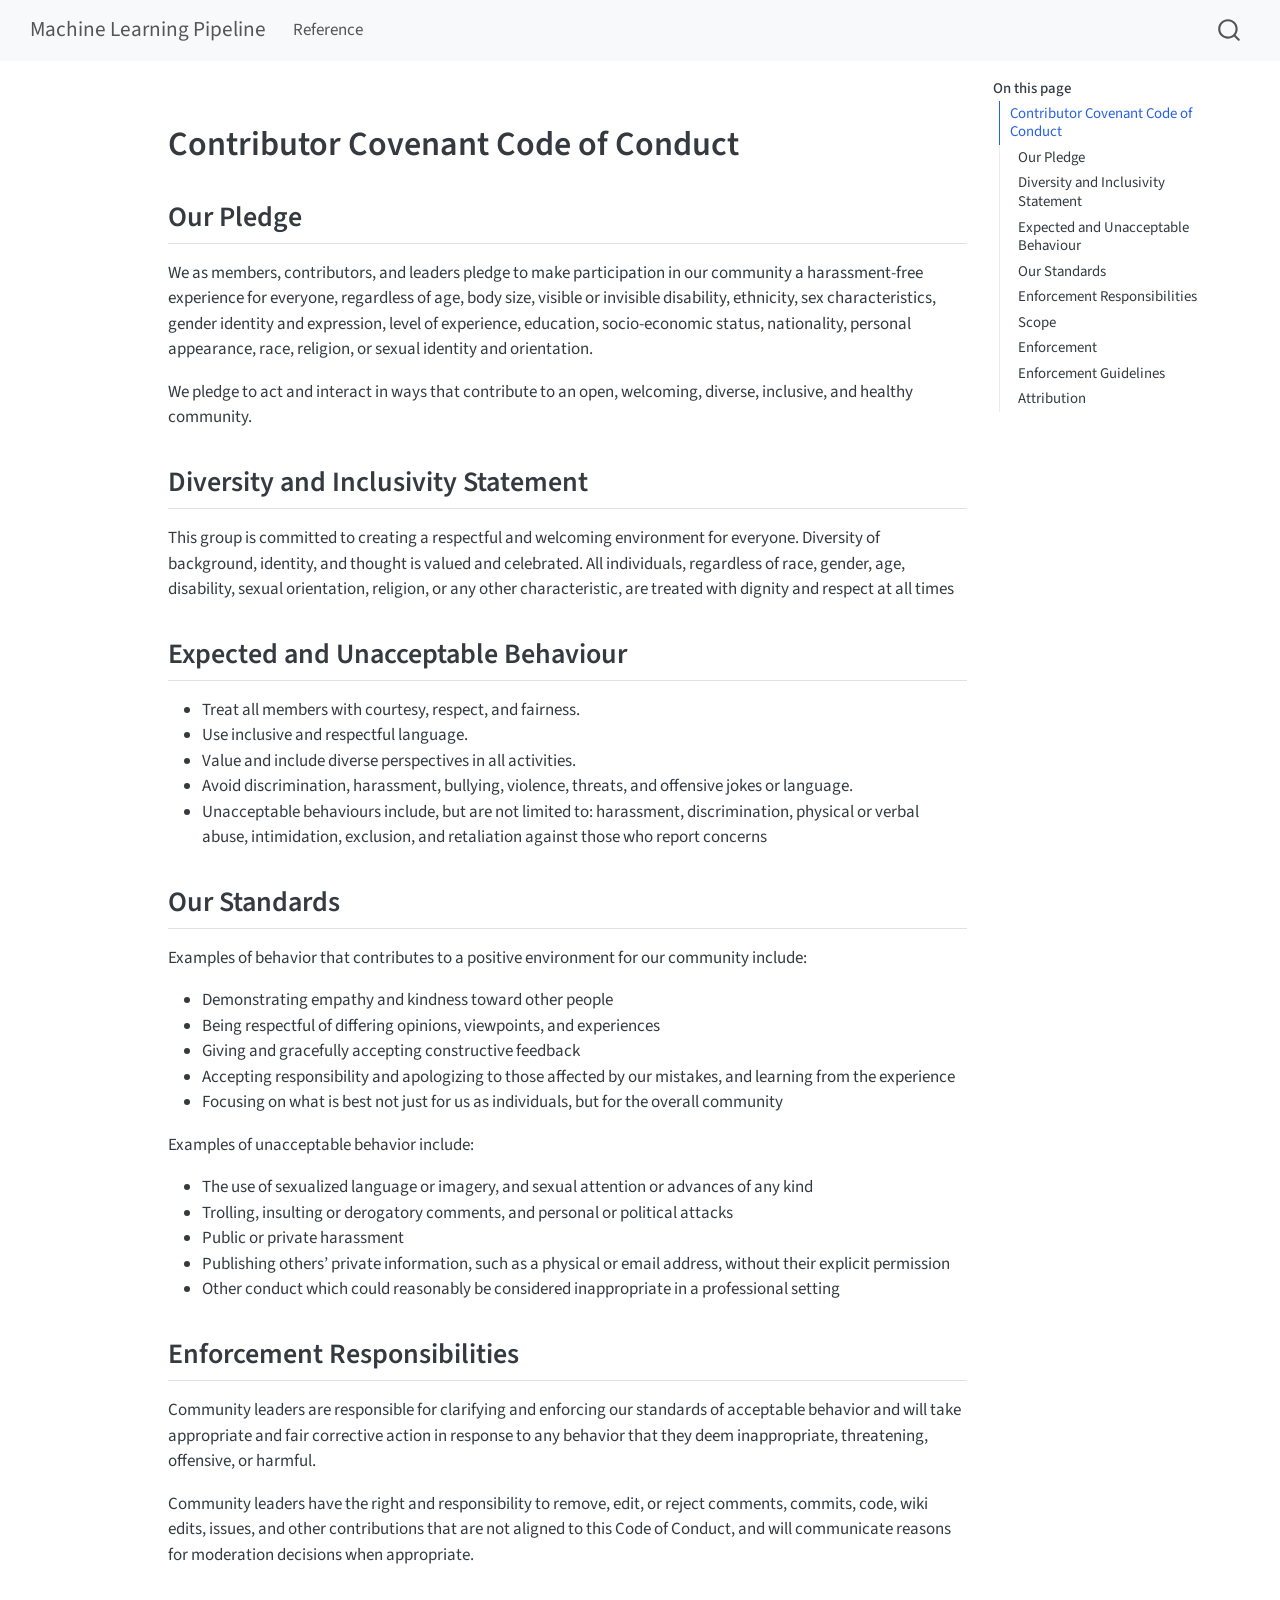
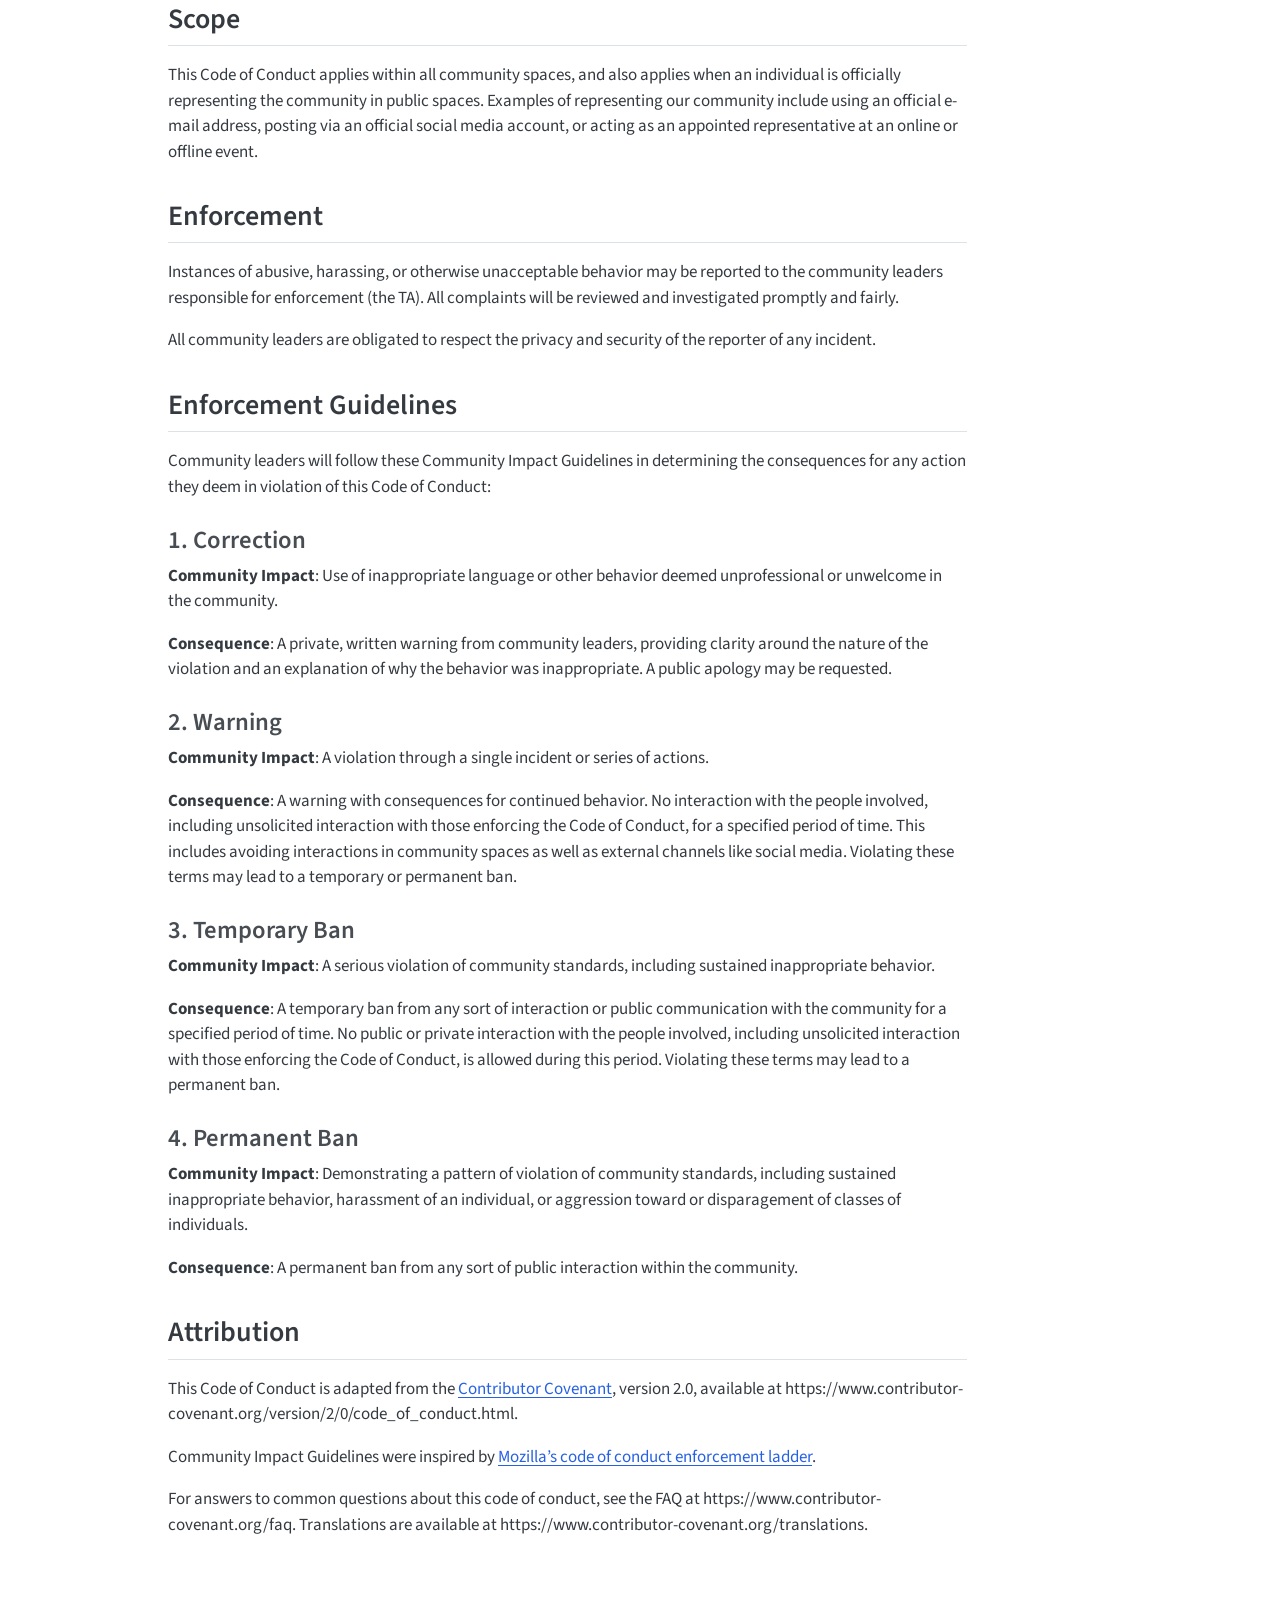
<file: docs/CODE_OF_CONDUCT.html>
<!DOCTYPE html>
<html xmlns="http://www.w3.org/1999/xhtml" lang="en" xml:lang="en"><head>

<meta charset="utf-8">
<meta name="generator" content="quarto-1.8.26">

<meta name="viewport" content="width=device-width, initial-scale=1.0, user-scalable=yes">


<title>code_of_conduct – Machine Learning Pipeline</title>
<style>
code{white-space: pre-wrap;}
span.smallcaps{font-variant: small-caps;}
div.columns{display: flex; gap: min(4vw, 1.5em);}
div.column{flex: auto; overflow-x: auto;}
div.hanging-indent{margin-left: 1.5em; text-indent: -1.5em;}
ul.task-list{list-style: none;}
ul.task-list li input[type="checkbox"] {
  width: 0.8em;
  margin: 0 0.8em 0.2em -1em; /* quarto-specific, see https://github.com/quarto-dev/quarto-cli/issues/4556 */ 
  vertical-align: middle;
}
</style>


<script src="site_libs/quarto-nav/quarto-nav.js"></script>
<script src="site_libs/quarto-nav/headroom.min.js"></script>
<script src="site_libs/clipboard/clipboard.min.js"></script>
<script src="site_libs/quarto-search/autocomplete.umd.js"></script>
<script src="site_libs/quarto-search/fuse.min.js"></script>
<script src="site_libs/quarto-search/quarto-search.js"></script>
<meta name="quarto:offset" content="./">
<script src="site_libs/quarto-html/quarto.js" type="module"></script>
<script src="site_libs/quarto-html/tabsets/tabsets.js" type="module"></script>
<script src="site_libs/quarto-html/axe/axe-check.js" type="module"></script>
<script src="site_libs/quarto-html/popper.min.js"></script>
<script src="site_libs/quarto-html/tippy.umd.min.js"></script>
<script src="site_libs/quarto-html/anchor.min.js"></script>
<link href="site_libs/quarto-html/tippy.css" rel="stylesheet">
<link href="site_libs/quarto-html/quarto-syntax-highlighting-587c61ba64f3a5504c4d52d930310e48.css" rel="stylesheet" id="quarto-text-highlighting-styles">
<script src="site_libs/bootstrap/bootstrap.min.js"></script>
<link href="site_libs/bootstrap/bootstrap-icons.css" rel="stylesheet">
<link href="site_libs/bootstrap/bootstrap-ea40fd98fd9b2187a75c04614c6cbc08.min.css" rel="stylesheet" append-hash="true" id="quarto-bootstrap" data-mode="light">
<script id="quarto-search-options" type="application/json">{
  "location": "navbar",
  "copy-button": false,
  "collapse-after": 3,
  "panel-placement": "end",
  "type": "overlay",
  "limit": 50,
  "keyboard-shortcut": [
    "f",
    "/",
    "s"
  ],
  "show-item-context": false,
  "language": {
    "search-no-results-text": "No results",
    "search-matching-documents-text": "matching documents",
    "search-copy-link-title": "Copy link to search",
    "search-hide-matches-text": "Hide additional matches",
    "search-more-match-text": "more match in this document",
    "search-more-matches-text": "more matches in this document",
    "search-clear-button-title": "Clear",
    "search-text-placeholder": "",
    "search-detached-cancel-button-title": "Cancel",
    "search-submit-button-title": "Submit",
    "search-label": "Search"
  }
}</script>


</head>

<body class="nav-fixed quarto-light">

<div id="quarto-search-results"></div>
  <header id="quarto-header" class="headroom fixed-top">
    <nav class="navbar navbar-expand-lg " data-bs-theme="dark">
      <div class="navbar-container container-fluid">
      <div class="navbar-brand-container mx-auto">
    <a class="navbar-brand" href="./index.html">
    <span class="navbar-title">Machine Learning Pipeline</span>
    </a>
  </div>
            <div id="quarto-search" class="" title="Search"></div>
          <button class="navbar-toggler" type="button" data-bs-toggle="collapse" data-bs-target="#navbarCollapse" aria-controls="navbarCollapse" role="menu" aria-expanded="false" aria-label="Toggle navigation" onclick="if (window.quartoToggleHeadroom) { window.quartoToggleHeadroom(); }">
  <span class="navbar-toggler-icon"></span>
</button>
          <div class="collapse navbar-collapse" id="navbarCollapse">
            <ul class="navbar-nav navbar-nav-scroll me-auto">
  <li class="nav-item">
    <a class="nav-link" href="./reference/index.qmd"> 
<span class="menu-text">Reference</span></a>
  </li>  
</ul>
          </div> <!-- /navcollapse -->
            <div class="quarto-navbar-tools">
</div>
      </div> <!-- /container-fluid -->
    </nav>
</header>
<!-- content -->
<div id="quarto-content" class="quarto-container page-columns page-rows-contents page-layout-article page-navbar">
<!-- sidebar -->
<!-- margin-sidebar -->
    <div id="quarto-margin-sidebar" class="sidebar margin-sidebar">
        <nav id="TOC" role="doc-toc" class="toc-active">
    <h2 id="toc-title">On this page</h2>
   
  <ul>
  <li><a href="#contributor-covenant-code-of-conduct" id="toc-contributor-covenant-code-of-conduct" class="nav-link active" data-scroll-target="#contributor-covenant-code-of-conduct">Contributor Covenant Code of Conduct</a>
  <ul class="collapse">
  <li><a href="#our-pledge" id="toc-our-pledge" class="nav-link" data-scroll-target="#our-pledge">Our Pledge</a></li>
  <li><a href="#diversity-and-inclusivity-statement" id="toc-diversity-and-inclusivity-statement" class="nav-link" data-scroll-target="#diversity-and-inclusivity-statement">Diversity and Inclusivity Statement</a></li>
  <li><a href="#expected-and-unacceptable-behaviour" id="toc-expected-and-unacceptable-behaviour" class="nav-link" data-scroll-target="#expected-and-unacceptable-behaviour">Expected and Unacceptable Behaviour</a></li>
  <li><a href="#our-standards" id="toc-our-standards" class="nav-link" data-scroll-target="#our-standards">Our Standards</a></li>
  <li><a href="#enforcement-responsibilities" id="toc-enforcement-responsibilities" class="nav-link" data-scroll-target="#enforcement-responsibilities">Enforcement Responsibilities</a></li>
  <li><a href="#scope" id="toc-scope" class="nav-link" data-scroll-target="#scope">Scope</a></li>
  <li><a href="#enforcement" id="toc-enforcement" class="nav-link" data-scroll-target="#enforcement">Enforcement</a></li>
  <li><a href="#enforcement-guidelines" id="toc-enforcement-guidelines" class="nav-link" data-scroll-target="#enforcement-guidelines">Enforcement Guidelines</a>
  <ul class="collapse">
  <li><a href="#correction" id="toc-correction" class="nav-link" data-scroll-target="#correction">1. Correction</a></li>
  <li><a href="#warning" id="toc-warning" class="nav-link" data-scroll-target="#warning">2. Warning</a></li>
  <li><a href="#temporary-ban" id="toc-temporary-ban" class="nav-link" data-scroll-target="#temporary-ban">3. Temporary Ban</a></li>
  <li><a href="#permanent-ban" id="toc-permanent-ban" class="nav-link" data-scroll-target="#permanent-ban">4. Permanent Ban</a></li>
  </ul></li>
  <li><a href="#attribution" id="toc-attribution" class="nav-link" data-scroll-target="#attribution">Attribution</a></li>
  </ul></li>
  </ul>
</nav>
    </div>
<!-- main -->
<main class="content" id="quarto-document-content"><header id="title-block-header" class="quarto-title-block"></header>




<section id="contributor-covenant-code-of-conduct" class="level1">
<h1>Contributor Covenant Code of Conduct</h1>
<section id="our-pledge" class="level2">
<h2 class="anchored" data-anchor-id="our-pledge">Our Pledge</h2>
<p>We as members, contributors, and leaders pledge to make participation in our community a harassment-free experience for everyone, regardless of age, body size, visible or invisible disability, ethnicity, sex characteristics, gender identity and expression, level of experience, education, socio-economic status, nationality, personal appearance, race, religion, or sexual identity and orientation.</p>
<p>We pledge to act and interact in ways that contribute to an open, welcoming, diverse, inclusive, and healthy community.</p>
</section>
<section id="diversity-and-inclusivity-statement" class="level2">
<h2 class="anchored" data-anchor-id="diversity-and-inclusivity-statement">Diversity and Inclusivity Statement</h2>
<p>This group is committed to creating a respectful and welcoming environment for everyone. Diversity of background, identity, and thought is valued and celebrated. All individuals, regardless of race, gender, age, disability, sexual orientation, religion, or any other characteristic, are treated with dignity and respect at all times</p>
</section>
<section id="expected-and-unacceptable-behaviour" class="level2">
<h2 class="anchored" data-anchor-id="expected-and-unacceptable-behaviour">Expected and Unacceptable Behaviour</h2>
<ul>
<li>Treat all members with courtesy, respect, and fairness.</li>
<li>Use inclusive and respectful language.</li>
<li>Value and include diverse perspectives in all activities.</li>
<li>Avoid discrimination, harassment, bullying, violence, threats, and offensive jokes or language.</li>
<li>Unacceptable behaviours include, but are not limited to: harassment, discrimination, physical or verbal abuse, intimidation, exclusion, and retaliation against those who report concerns</li>
</ul>
</section>
<section id="our-standards" class="level2">
<h2 class="anchored" data-anchor-id="our-standards">Our Standards</h2>
<p>Examples of behavior that contributes to a positive environment for our community include:</p>
<ul>
<li>Demonstrating empathy and kindness toward other people</li>
<li>Being respectful of differing opinions, viewpoints, and experiences</li>
<li>Giving and gracefully accepting constructive feedback</li>
<li>Accepting responsibility and apologizing to those affected by our mistakes, and learning from the experience</li>
<li>Focusing on what is best not just for us as individuals, but for the overall community</li>
</ul>
<p>Examples of unacceptable behavior include:</p>
<ul>
<li>The use of sexualized language or imagery, and sexual attention or advances of any kind</li>
<li>Trolling, insulting or derogatory comments, and personal or political attacks</li>
<li>Public or private harassment</li>
<li>Publishing others’ private information, such as a physical or email address, without their explicit permission</li>
<li>Other conduct which could reasonably be considered inappropriate in a professional setting</li>
</ul>
</section>
<section id="enforcement-responsibilities" class="level2">
<h2 class="anchored" data-anchor-id="enforcement-responsibilities">Enforcement Responsibilities</h2>
<p>Community leaders are responsible for clarifying and enforcing our standards of acceptable behavior and will take appropriate and fair corrective action in response to any behavior that they deem inappropriate, threatening, offensive, or harmful.</p>
<p>Community leaders have the right and responsibility to remove, edit, or reject comments, commits, code, wiki edits, issues, and other contributions that are not aligned to this Code of Conduct, and will communicate reasons for moderation decisions when appropriate.</p>
</section>
<section id="scope" class="level2">
<h2 class="anchored" data-anchor-id="scope">Scope</h2>
<p>This Code of Conduct applies within all community spaces, and also applies when an individual is officially representing the community in public spaces. Examples of representing our community include using an official e-mail address, posting via an official social media account, or acting as an appointed representative at an online or offline event.</p>
</section>
<section id="enforcement" class="level2">
<h2 class="anchored" data-anchor-id="enforcement">Enforcement</h2>
<p>Instances of abusive, harassing, or otherwise unacceptable behavior may be reported to the community leaders responsible for enforcement (the TA). All complaints will be reviewed and investigated promptly and fairly.</p>
<p>All community leaders are obligated to respect the privacy and security of the reporter of any incident.</p>
</section>
<section id="enforcement-guidelines" class="level2">
<h2 class="anchored" data-anchor-id="enforcement-guidelines">Enforcement Guidelines</h2>
<p>Community leaders will follow these Community Impact Guidelines in determining the consequences for any action they deem in violation of this Code of Conduct:</p>
<section id="correction" class="level3">
<h3 class="anchored" data-anchor-id="correction">1. Correction</h3>
<p><strong>Community Impact</strong>: Use of inappropriate language or other behavior deemed unprofessional or unwelcome in the community.</p>
<p><strong>Consequence</strong>: A private, written warning from community leaders, providing clarity around the nature of the violation and an explanation of why the behavior was inappropriate. A public apology may be requested.</p>
</section>
<section id="warning" class="level3">
<h3 class="anchored" data-anchor-id="warning">2. Warning</h3>
<p><strong>Community Impact</strong>: A violation through a single incident or series of actions.</p>
<p><strong>Consequence</strong>: A warning with consequences for continued behavior. No interaction with the people involved, including unsolicited interaction with those enforcing the Code of Conduct, for a specified period of time. This includes avoiding interactions in community spaces as well as external channels like social media. Violating these terms may lead to a temporary or permanent ban.</p>
</section>
<section id="temporary-ban" class="level3">
<h3 class="anchored" data-anchor-id="temporary-ban">3. Temporary Ban</h3>
<p><strong>Community Impact</strong>: A serious violation of community standards, including sustained inappropriate behavior.</p>
<p><strong>Consequence</strong>: A temporary ban from any sort of interaction or public communication with the community for a specified period of time. No public or private interaction with the people involved, including unsolicited interaction with those enforcing the Code of Conduct, is allowed during this period. Violating these terms may lead to a permanent ban.</p>
</section>
<section id="permanent-ban" class="level3">
<h3 class="anchored" data-anchor-id="permanent-ban">4. Permanent Ban</h3>
<p><strong>Community Impact</strong>: Demonstrating a pattern of violation of community standards, including sustained inappropriate behavior, harassment of an individual, or aggression toward or disparagement of classes of individuals.</p>
<p><strong>Consequence</strong>: A permanent ban from any sort of public interaction within the community.</p>
</section>
</section>
<section id="attribution" class="level2">
<h2 class="anchored" data-anchor-id="attribution">Attribution</h2>
<p>This Code of Conduct is adapted from the <a href="https://www.contributor-covenant.org">Contributor Covenant</a>, version 2.0, available at https://www.contributor-covenant.org/version/2/0/code_of_conduct.html.</p>
<p>Community Impact Guidelines were inspired by <a href="https://github.com/mozilla/diversity">Mozilla’s code of conduct enforcement ladder</a>.</p>
<p>For answers to common questions about this code of conduct, see the FAQ at https://www.contributor-covenant.org/faq. Translations are available at https://www.contributor-covenant.org/translations.</p>


</section>
</section>

</main> <!-- /main -->
<script id="quarto-html-after-body" type="application/javascript">
  window.document.addEventListener("DOMContentLoaded", function (event) {
    const icon = "";
    const anchorJS = new window.AnchorJS();
    anchorJS.options = {
      placement: 'right',
      icon: icon
    };
    anchorJS.add('.anchored');
    const isCodeAnnotation = (el) => {
      for (const clz of el.classList) {
        if (clz.startsWith('code-annotation-')) {                     
          return true;
        }
      }
      return false;
    }
    const onCopySuccess = function(e) {
      // button target
      const button = e.trigger;
      // don't keep focus
      button.blur();
      // flash "checked"
      button.classList.add('code-copy-button-checked');
      var currentTitle = button.getAttribute("title");
      button.setAttribute("title", "Copied!");
      let tooltip;
      if (window.bootstrap) {
        button.setAttribute("data-bs-toggle", "tooltip");
        button.setAttribute("data-bs-placement", "left");
        button.setAttribute("data-bs-title", "Copied!");
        tooltip = new bootstrap.Tooltip(button, 
          { trigger: "manual", 
            customClass: "code-copy-button-tooltip",
            offset: [0, -8]});
        tooltip.show();    
      }
      setTimeout(function() {
        if (tooltip) {
          tooltip.hide();
          button.removeAttribute("data-bs-title");
          button.removeAttribute("data-bs-toggle");
          button.removeAttribute("data-bs-placement");
        }
        button.setAttribute("title", currentTitle);
        button.classList.remove('code-copy-button-checked');
      }, 1000);
      // clear code selection
      e.clearSelection();
    }
    const getTextToCopy = function(trigger) {
      const outerScaffold = trigger.parentElement.cloneNode(true);
      const codeEl = outerScaffold.querySelector('code');
      for (const childEl of codeEl.children) {
        if (isCodeAnnotation(childEl)) {
          childEl.remove();
        }
      }
      return codeEl.innerText;
    }
    const clipboard = new window.ClipboardJS('.code-copy-button:not([data-in-quarto-modal])', {
      text: getTextToCopy
    });
    clipboard.on('success', onCopySuccess);
    if (window.document.getElementById('quarto-embedded-source-code-modal')) {
      const clipboardModal = new window.ClipboardJS('.code-copy-button[data-in-quarto-modal]', {
        text: getTextToCopy,
        container: window.document.getElementById('quarto-embedded-source-code-modal')
      });
      clipboardModal.on('success', onCopySuccess);
    }
      var localhostRegex = new RegExp(/^(?:http|https):\/\/localhost\:?[0-9]*\//);
      var mailtoRegex = new RegExp(/^mailto:/);
        var filterRegex = new RegExp('/' + window.location.host + '/');
      var isInternal = (href) => {
          return filterRegex.test(href) || localhostRegex.test(href) || mailtoRegex.test(href);
      }
      // Inspect non-navigation links and adorn them if external
     var links = window.document.querySelectorAll('a[href]:not(.nav-link):not(.navbar-brand):not(.toc-action):not(.sidebar-link):not(.sidebar-item-toggle):not(.pagination-link):not(.no-external):not([aria-hidden]):not(.dropdown-item):not(.quarto-navigation-tool):not(.about-link)');
      for (var i=0; i<links.length; i++) {
        const link = links[i];
        if (!isInternal(link.href)) {
          // undo the damage that might have been done by quarto-nav.js in the case of
          // links that we want to consider external
          if (link.dataset.originalHref !== undefined) {
            link.href = link.dataset.originalHref;
          }
        }
      }
    function tippyHover(el, contentFn, onTriggerFn, onUntriggerFn) {
      const config = {
        allowHTML: true,
        maxWidth: 500,
        delay: 100,
        arrow: false,
        appendTo: function(el) {
            return el.parentElement;
        },
        interactive: true,
        interactiveBorder: 10,
        theme: 'quarto',
        placement: 'bottom-start',
      };
      if (contentFn) {
        config.content = contentFn;
      }
      if (onTriggerFn) {
        config.onTrigger = onTriggerFn;
      }
      if (onUntriggerFn) {
        config.onUntrigger = onUntriggerFn;
      }
      window.tippy(el, config); 
    }
    const noterefs = window.document.querySelectorAll('a[role="doc-noteref"]');
    for (var i=0; i<noterefs.length; i++) {
      const ref = noterefs[i];
      tippyHover(ref, function() {
        // use id or data attribute instead here
        let href = ref.getAttribute('data-footnote-href') || ref.getAttribute('href');
        try { href = new URL(href).hash; } catch {}
        const id = href.replace(/^#\/?/, "");
        const note = window.document.getElementById(id);
        if (note) {
          return note.innerHTML;
        } else {
          return "";
        }
      });
    }
    const xrefs = window.document.querySelectorAll('a.quarto-xref');
    const processXRef = (id, note) => {
      // Strip column container classes
      const stripColumnClz = (el) => {
        el.classList.remove("page-full", "page-columns");
        if (el.children) {
          for (const child of el.children) {
            stripColumnClz(child);
          }
        }
      }
      stripColumnClz(note)
      if (id === null || id.startsWith('sec-')) {
        // Special case sections, only their first couple elements
        const container = document.createElement("div");
        if (note.children && note.children.length > 2) {
          container.appendChild(note.children[0].cloneNode(true));
          for (let i = 1; i < note.children.length; i++) {
            const child = note.children[i];
            if (child.tagName === "P" && child.innerText === "") {
              continue;
            } else {
              container.appendChild(child.cloneNode(true));
              break;
            }
          }
          if (window.Quarto?.typesetMath) {
            window.Quarto.typesetMath(container);
          }
          return container.innerHTML
        } else {
          if (window.Quarto?.typesetMath) {
            window.Quarto.typesetMath(note);
          }
          return note.innerHTML;
        }
      } else {
        // Remove any anchor links if they are present
        const anchorLink = note.querySelector('a.anchorjs-link');
        if (anchorLink) {
          anchorLink.remove();
        }
        if (window.Quarto?.typesetMath) {
          window.Quarto.typesetMath(note);
        }
        if (note.classList.contains("callout")) {
          return note.outerHTML;
        } else {
          return note.innerHTML;
        }
      }
    }
    for (var i=0; i<xrefs.length; i++) {
      const xref = xrefs[i];
      tippyHover(xref, undefined, function(instance) {
        instance.disable();
        let url = xref.getAttribute('href');
        let hash = undefined; 
        if (url.startsWith('#')) {
          hash = url;
        } else {
          try { hash = new URL(url).hash; } catch {}
        }
        if (hash) {
          const id = hash.replace(/^#\/?/, "");
          const note = window.document.getElementById(id);
          if (note !== null) {
            try {
              const html = processXRef(id, note.cloneNode(true));
              instance.setContent(html);
            } finally {
              instance.enable();
              instance.show();
            }
          } else {
            // See if we can fetch this
            fetch(url.split('#')[0])
            .then(res => res.text())
            .then(html => {
              const parser = new DOMParser();
              const htmlDoc = parser.parseFromString(html, "text/html");
              const note = htmlDoc.getElementById(id);
              if (note !== null) {
                const html = processXRef(id, note);
                instance.setContent(html);
              } 
            }).finally(() => {
              instance.enable();
              instance.show();
            });
          }
        } else {
          // See if we can fetch a full url (with no hash to target)
          // This is a special case and we should probably do some content thinning / targeting
          fetch(url)
          .then(res => res.text())
          .then(html => {
            const parser = new DOMParser();
            const htmlDoc = parser.parseFromString(html, "text/html");
            const note = htmlDoc.querySelector('main.content');
            if (note !== null) {
              // This should only happen for chapter cross references
              // (since there is no id in the URL)
              // remove the first header
              if (note.children.length > 0 && note.children[0].tagName === "HEADER") {
                note.children[0].remove();
              }
              const html = processXRef(null, note);
              instance.setContent(html);
            } 
          }).finally(() => {
            instance.enable();
            instance.show();
          });
        }
      }, function(instance) {
      });
    }
        let selectedAnnoteEl;
        const selectorForAnnotation = ( cell, annotation) => {
          let cellAttr = 'data-code-cell="' + cell + '"';
          let lineAttr = 'data-code-annotation="' +  annotation + '"';
          const selector = 'span[' + cellAttr + '][' + lineAttr + ']';
          return selector;
        }
        const selectCodeLines = (annoteEl) => {
          const doc = window.document;
          const targetCell = annoteEl.getAttribute("data-target-cell");
          const targetAnnotation = annoteEl.getAttribute("data-target-annotation");
          const annoteSpan = window.document.querySelector(selectorForAnnotation(targetCell, targetAnnotation));
          const lines = annoteSpan.getAttribute("data-code-lines").split(",");
          const lineIds = lines.map((line) => {
            return targetCell + "-" + line;
          })
          let top = null;
          let height = null;
          let parent = null;
          if (lineIds.length > 0) {
              //compute the position of the single el (top and bottom and make a div)
              const el = window.document.getElementById(lineIds[0]);
              top = el.offsetTop;
              height = el.offsetHeight;
              parent = el.parentElement.parentElement;
            if (lineIds.length > 1) {
              const lastEl = window.document.getElementById(lineIds[lineIds.length - 1]);
              const bottom = lastEl.offsetTop + lastEl.offsetHeight;
              height = bottom - top;
            }
            if (top !== null && height !== null && parent !== null) {
              // cook up a div (if necessary) and position it 
              let div = window.document.getElementById("code-annotation-line-highlight");
              if (div === null) {
                div = window.document.createElement("div");
                div.setAttribute("id", "code-annotation-line-highlight");
                div.style.position = 'absolute';
                parent.appendChild(div);
              }
              div.style.top = top - 2 + "px";
              div.style.height = height + 4 + "px";
              div.style.left = 0;
              let gutterDiv = window.document.getElementById("code-annotation-line-highlight-gutter");
              if (gutterDiv === null) {
                gutterDiv = window.document.createElement("div");
                gutterDiv.setAttribute("id", "code-annotation-line-highlight-gutter");
                gutterDiv.style.position = 'absolute';
                const codeCell = window.document.getElementById(targetCell);
                const gutter = codeCell.querySelector('.code-annotation-gutter');
                gutter.appendChild(gutterDiv);
              }
              gutterDiv.style.top = top - 2 + "px";
              gutterDiv.style.height = height + 4 + "px";
            }
            selectedAnnoteEl = annoteEl;
          }
        };
        const unselectCodeLines = () => {
          const elementsIds = ["code-annotation-line-highlight", "code-annotation-line-highlight-gutter"];
          elementsIds.forEach((elId) => {
            const div = window.document.getElementById(elId);
            if (div) {
              div.remove();
            }
          });
          selectedAnnoteEl = undefined;
        };
          // Handle positioning of the toggle
      window.addEventListener(
        "resize",
        throttle(() => {
          elRect = undefined;
          if (selectedAnnoteEl) {
            selectCodeLines(selectedAnnoteEl);
          }
        }, 10)
      );
      function throttle(fn, ms) {
      let throttle = false;
      let timer;
        return (...args) => {
          if(!throttle) { // first call gets through
              fn.apply(this, args);
              throttle = true;
          } else { // all the others get throttled
              if(timer) clearTimeout(timer); // cancel #2
              timer = setTimeout(() => {
                fn.apply(this, args);
                timer = throttle = false;
              }, ms);
          }
        };
      }
        // Attach click handler to the DT
        const annoteDls = window.document.querySelectorAll('dt[data-target-cell]');
        for (const annoteDlNode of annoteDls) {
          annoteDlNode.addEventListener('click', (event) => {
            const clickedEl = event.target;
            if (clickedEl !== selectedAnnoteEl) {
              unselectCodeLines();
              const activeEl = window.document.querySelector('dt[data-target-cell].code-annotation-active');
              if (activeEl) {
                activeEl.classList.remove('code-annotation-active');
              }
              selectCodeLines(clickedEl);
              clickedEl.classList.add('code-annotation-active');
            } else {
              // Unselect the line
              unselectCodeLines();
              clickedEl.classList.remove('code-annotation-active');
            }
          });
        }
    const findCites = (el) => {
      const parentEl = el.parentElement;
      if (parentEl) {
        const cites = parentEl.dataset.cites;
        if (cites) {
          return {
            el,
            cites: cites.split(' ')
          };
        } else {
          return findCites(el.parentElement)
        }
      } else {
        return undefined;
      }
    };
    var bibliorefs = window.document.querySelectorAll('a[role="doc-biblioref"]');
    for (var i=0; i<bibliorefs.length; i++) {
      const ref = bibliorefs[i];
      const citeInfo = findCites(ref);
      if (citeInfo) {
        tippyHover(citeInfo.el, function() {
          var popup = window.document.createElement('div');
          citeInfo.cites.forEach(function(cite) {
            var citeDiv = window.document.createElement('div');
            citeDiv.classList.add('hanging-indent');
            citeDiv.classList.add('csl-entry');
            var biblioDiv = window.document.getElementById('ref-' + cite);
            if (biblioDiv) {
              citeDiv.innerHTML = biblioDiv.innerHTML;
            }
            popup.appendChild(citeDiv);
          });
          return popup.innerHTML;
        });
      }
    }
  });
  </script>
</div> <!-- /content -->




</body></html>
</file>
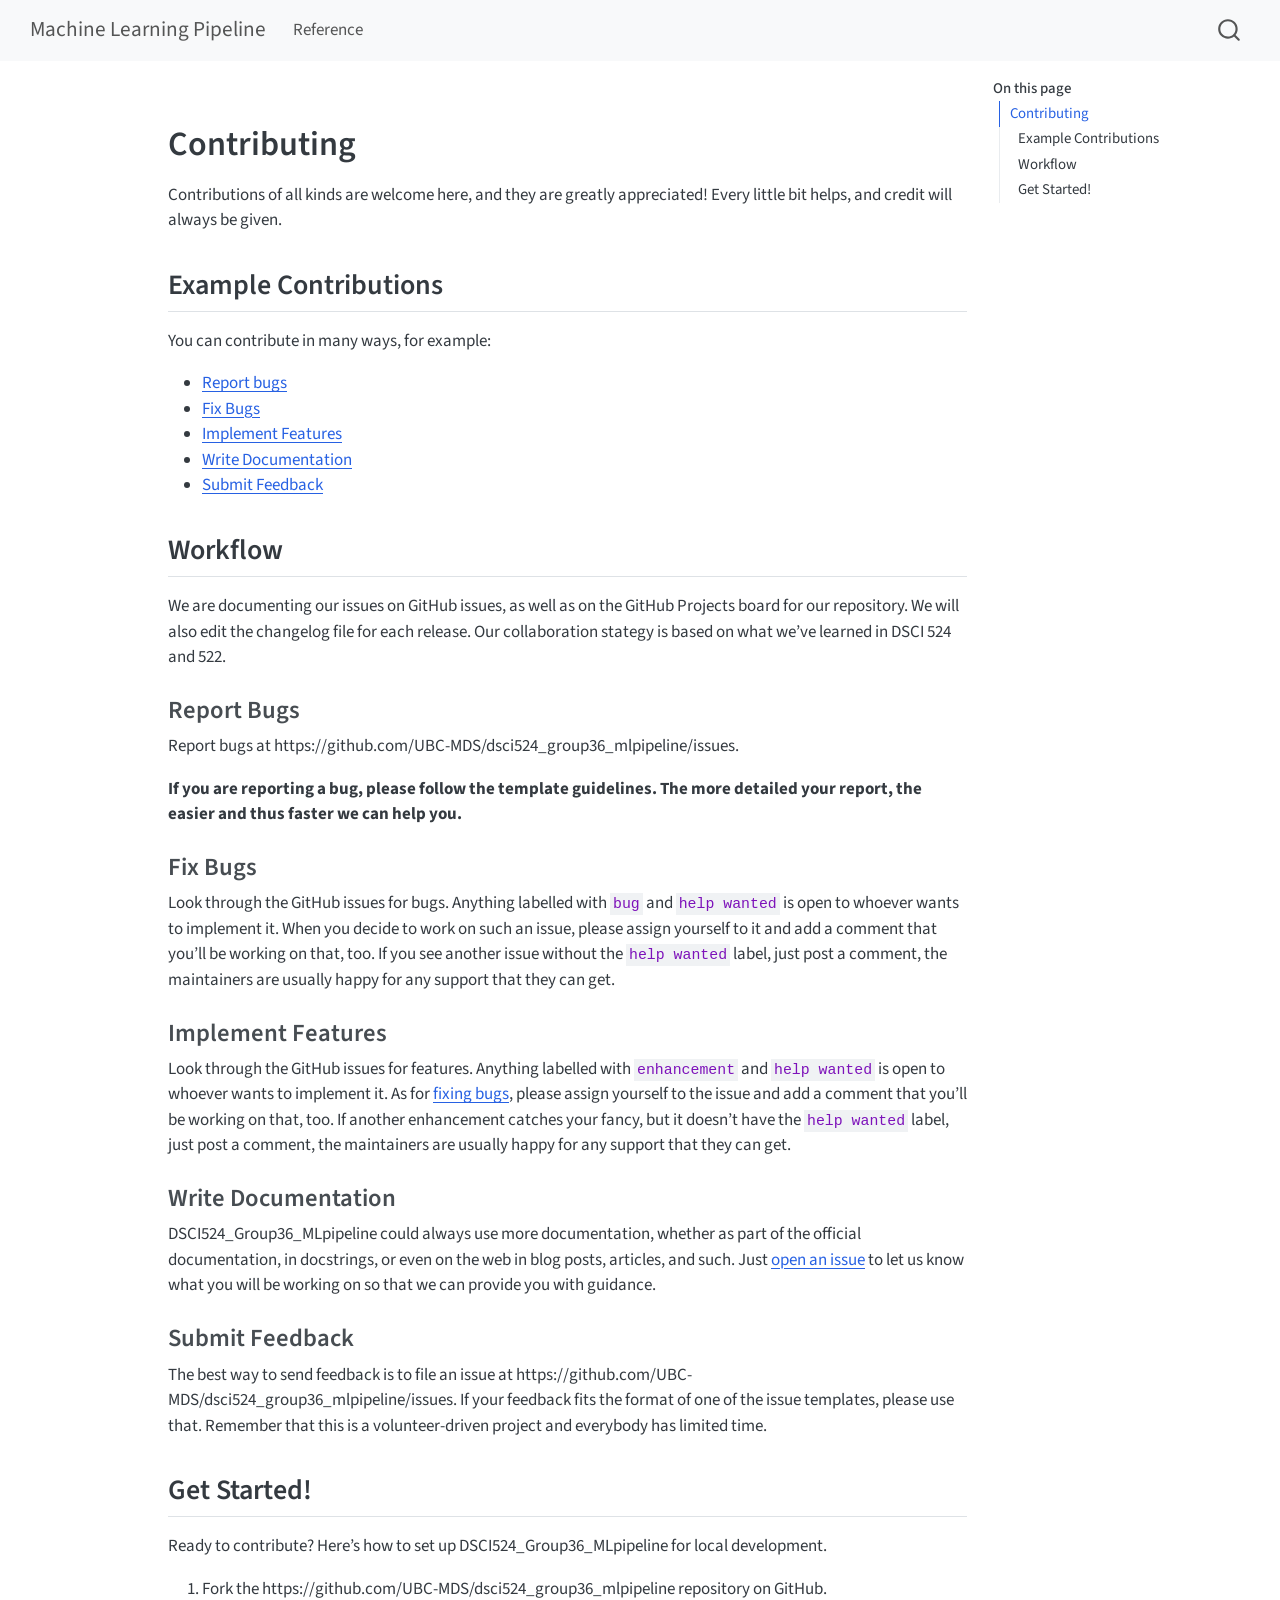
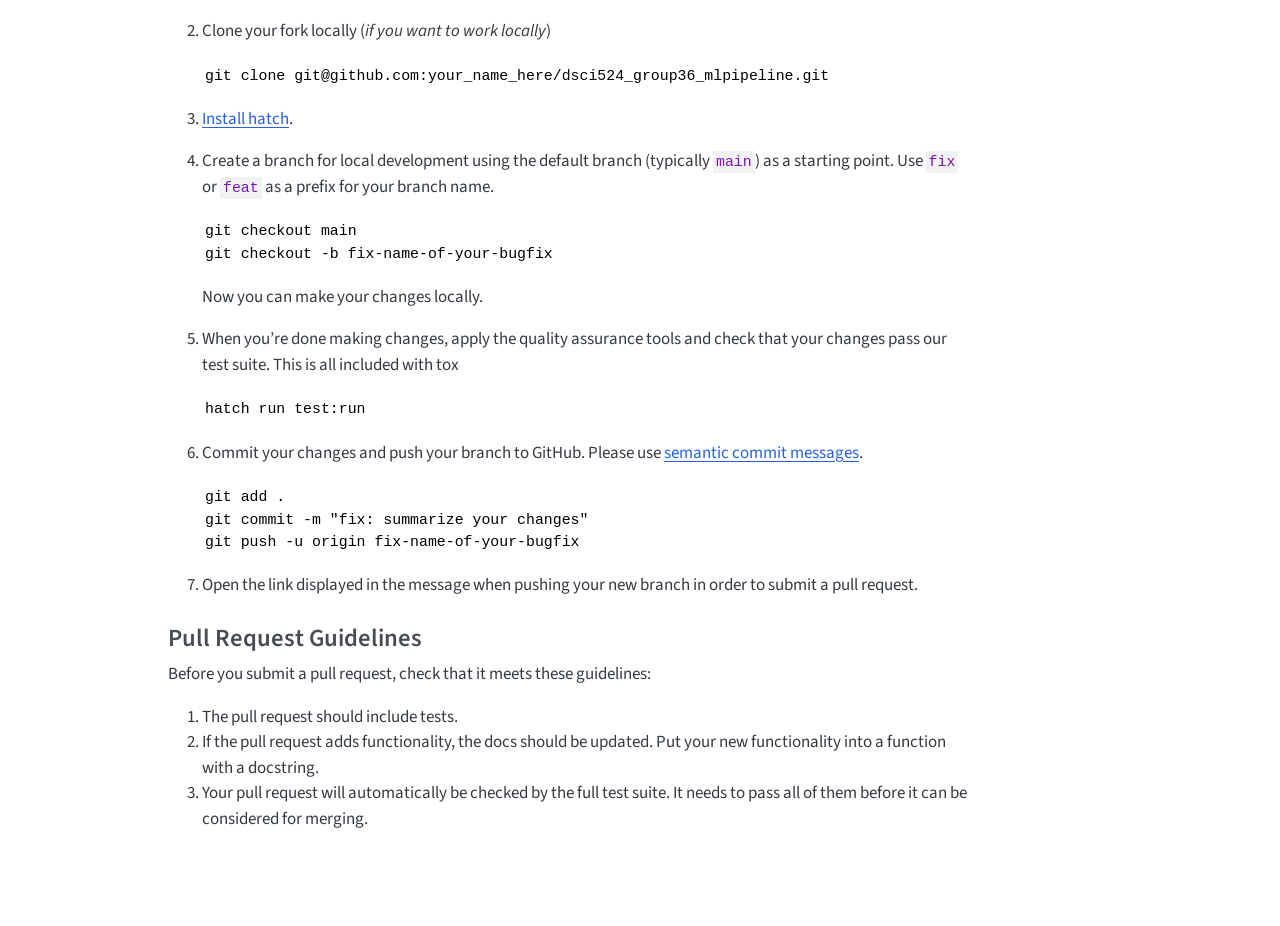
<file: docs/CONTRIBUTING.html>
<!DOCTYPE html>
<html xmlns="http://www.w3.org/1999/xhtml" lang="en" xml:lang="en"><head>

<meta charset="utf-8">
<meta name="generator" content="quarto-1.8.26">

<meta name="viewport" content="width=device-width, initial-scale=1.0, user-scalable=yes">


<title>contributing – Machine Learning Pipeline</title>
<style>
code{white-space: pre-wrap;}
span.smallcaps{font-variant: small-caps;}
div.columns{display: flex; gap: min(4vw, 1.5em);}
div.column{flex: auto; overflow-x: auto;}
div.hanging-indent{margin-left: 1.5em; text-indent: -1.5em;}
ul.task-list{list-style: none;}
ul.task-list li input[type="checkbox"] {
  width: 0.8em;
  margin: 0 0.8em 0.2em -1em; /* quarto-specific, see https://github.com/quarto-dev/quarto-cli/issues/4556 */ 
  vertical-align: middle;
}
</style>


<script src="site_libs/quarto-nav/quarto-nav.js"></script>
<script src="site_libs/quarto-nav/headroom.min.js"></script>
<script src="site_libs/clipboard/clipboard.min.js"></script>
<script src="site_libs/quarto-search/autocomplete.umd.js"></script>
<script src="site_libs/quarto-search/fuse.min.js"></script>
<script src="site_libs/quarto-search/quarto-search.js"></script>
<meta name="quarto:offset" content="./">
<script src="site_libs/quarto-html/quarto.js" type="module"></script>
<script src="site_libs/quarto-html/tabsets/tabsets.js" type="module"></script>
<script src="site_libs/quarto-html/axe/axe-check.js" type="module"></script>
<script src="site_libs/quarto-html/popper.min.js"></script>
<script src="site_libs/quarto-html/tippy.umd.min.js"></script>
<script src="site_libs/quarto-html/anchor.min.js"></script>
<link href="site_libs/quarto-html/tippy.css" rel="stylesheet">
<link href="site_libs/quarto-html/quarto-syntax-highlighting-587c61ba64f3a5504c4d52d930310e48.css" rel="stylesheet" id="quarto-text-highlighting-styles">
<script src="site_libs/bootstrap/bootstrap.min.js"></script>
<link href="site_libs/bootstrap/bootstrap-icons.css" rel="stylesheet">
<link href="site_libs/bootstrap/bootstrap-ea40fd98fd9b2187a75c04614c6cbc08.min.css" rel="stylesheet" append-hash="true" id="quarto-bootstrap" data-mode="light">
<script id="quarto-search-options" type="application/json">{
  "location": "navbar",
  "copy-button": false,
  "collapse-after": 3,
  "panel-placement": "end",
  "type": "overlay",
  "limit": 50,
  "keyboard-shortcut": [
    "f",
    "/",
    "s"
  ],
  "show-item-context": false,
  "language": {
    "search-no-results-text": "No results",
    "search-matching-documents-text": "matching documents",
    "search-copy-link-title": "Copy link to search",
    "search-hide-matches-text": "Hide additional matches",
    "search-more-match-text": "more match in this document",
    "search-more-matches-text": "more matches in this document",
    "search-clear-button-title": "Clear",
    "search-text-placeholder": "",
    "search-detached-cancel-button-title": "Cancel",
    "search-submit-button-title": "Submit",
    "search-label": "Search"
  }
}</script>


</head>

<body class="nav-fixed quarto-light">

<div id="quarto-search-results"></div>
  <header id="quarto-header" class="headroom fixed-top">
    <nav class="navbar navbar-expand-lg " data-bs-theme="dark">
      <div class="navbar-container container-fluid">
      <div class="navbar-brand-container mx-auto">
    <a class="navbar-brand" href="./index.html">
    <span class="navbar-title">Machine Learning Pipeline</span>
    </a>
  </div>
            <div id="quarto-search" class="" title="Search"></div>
          <button class="navbar-toggler" type="button" data-bs-toggle="collapse" data-bs-target="#navbarCollapse" aria-controls="navbarCollapse" role="menu" aria-expanded="false" aria-label="Toggle navigation" onclick="if (window.quartoToggleHeadroom) { window.quartoToggleHeadroom(); }">
  <span class="navbar-toggler-icon"></span>
</button>
          <div class="collapse navbar-collapse" id="navbarCollapse">
            <ul class="navbar-nav navbar-nav-scroll me-auto">
  <li class="nav-item">
    <a class="nav-link" href="./reference/index.qmd"> 
<span class="menu-text">Reference</span></a>
  </li>  
</ul>
          </div> <!-- /navcollapse -->
            <div class="quarto-navbar-tools">
</div>
      </div> <!-- /container-fluid -->
    </nav>
</header>
<!-- content -->
<div id="quarto-content" class="quarto-container page-columns page-rows-contents page-layout-article page-navbar">
<!-- sidebar -->
<!-- margin-sidebar -->
    <div id="quarto-margin-sidebar" class="sidebar margin-sidebar">
        <nav id="TOC" role="doc-toc" class="toc-active">
    <h2 id="toc-title">On this page</h2>
   
  <ul>
  <li><a href="#contributing" id="toc-contributing" class="nav-link active" data-scroll-target="#contributing">Contributing</a>
  <ul class="collapse">
  <li><a href="#example-contributions" id="toc-example-contributions" class="nav-link" data-scroll-target="#example-contributions">Example Contributions</a></li>
  <li><a href="#workflow" id="toc-workflow" class="nav-link" data-scroll-target="#workflow">Workflow</a>
  <ul class="collapse">
  <li><a href="#report-bugs" id="toc-report-bugs" class="nav-link" data-scroll-target="#report-bugs">Report Bugs</a></li>
  <li><a href="#fix-bugs" id="toc-fix-bugs" class="nav-link" data-scroll-target="#fix-bugs">Fix Bugs</a></li>
  <li><a href="#implement-features" id="toc-implement-features" class="nav-link" data-scroll-target="#implement-features">Implement Features</a></li>
  <li><a href="#write-documentation" id="toc-write-documentation" class="nav-link" data-scroll-target="#write-documentation">Write Documentation</a></li>
  <li><a href="#submit-feedback" id="toc-submit-feedback" class="nav-link" data-scroll-target="#submit-feedback">Submit Feedback</a></li>
  </ul></li>
  <li><a href="#get-started" id="toc-get-started" class="nav-link" data-scroll-target="#get-started">Get Started!</a>
  <ul class="collapse">
  <li><a href="#pull-request-guidelines" id="toc-pull-request-guidelines" class="nav-link" data-scroll-target="#pull-request-guidelines">Pull Request Guidelines</a></li>
  </ul></li>
  </ul></li>
  </ul>
</nav>
    </div>
<!-- main -->
<main class="content" id="quarto-document-content"><header id="title-block-header" class="quarto-title-block"></header>




<section id="contributing" class="level1">
<h1>Contributing</h1>
<p>Contributions of all kinds are welcome here, and they are greatly appreciated! Every little bit helps, and credit will always be given.</p>
<section id="example-contributions" class="level2">
<h2 class="anchored" data-anchor-id="example-contributions">Example Contributions</h2>
<p>You can contribute in many ways, for example:</p>
<ul>
<li><a href="#report-bugs">Report bugs</a></li>
<li><a href="#fix-bugs">Fix Bugs</a></li>
<li><a href="#implement-features">Implement Features</a></li>
<li><a href="#write-documentation">Write Documentation</a></li>
<li><a href="#submit-feedback">Submit Feedback</a></li>
</ul>
</section>
<section id="workflow" class="level2">
<h2 class="anchored" data-anchor-id="workflow">Workflow</h2>
<p>We are documenting our issues on GitHub issues, as well as on the GitHub Projects board for our repository. We will also edit the changelog file for each release. Our collaboration stategy is based on what we’ve learned in DSCI 524 and 522.</p>
<section id="report-bugs" class="level3">
<h3 class="anchored" data-anchor-id="report-bugs">Report Bugs</h3>
<p>Report bugs at https://github.com/UBC-MDS/dsci524_group36_mlpipeline/issues.</p>
<p><strong>If you are reporting a bug, please follow the template guidelines. The more detailed your report, the easier and thus faster we can help you.</strong></p>
</section>
<section id="fix-bugs" class="level3">
<h3 class="anchored" data-anchor-id="fix-bugs">Fix Bugs</h3>
<p>Look through the GitHub issues for bugs. Anything labelled with <code>bug</code> and <code>help wanted</code> is open to whoever wants to implement it. When you decide to work on such an issue, please assign yourself to it and add a comment that you’ll be working on that, too. If you see another issue without the <code>help wanted</code> label, just post a comment, the maintainers are usually happy for any support that they can get.</p>
</section>
<section id="implement-features" class="level3">
<h3 class="anchored" data-anchor-id="implement-features">Implement Features</h3>
<p>Look through the GitHub issues for features. Anything labelled with <code>enhancement</code> and <code>help wanted</code> is open to whoever wants to implement it. As for <a href="#fix-bugs">fixing bugs</a>, please assign yourself to the issue and add a comment that you’ll be working on that, too. If another enhancement catches your fancy, but it doesn’t have the <code>help wanted</code> label, just post a comment, the maintainers are usually happy for any support that they can get.</p>
</section>
<section id="write-documentation" class="level3">
<h3 class="anchored" data-anchor-id="write-documentation">Write Documentation</h3>
<p>DSCI524_Group36_MLpipeline could always use more documentation, whether as part of the official documentation, in docstrings, or even on the web in blog posts, articles, and such. Just <a href="https://github.com/UBC-MDS/dsci524_group36_mlpipeline/issues">open an issue</a> to let us know what you will be working on so that we can provide you with guidance.</p>
</section>
<section id="submit-feedback" class="level3">
<h3 class="anchored" data-anchor-id="submit-feedback">Submit Feedback</h3>
<p>The best way to send feedback is to file an issue at https://github.com/UBC-MDS/dsci524_group36_mlpipeline/issues. If your feedback fits the format of one of the issue templates, please use that. Remember that this is a volunteer-driven project and everybody has limited time.</p>
</section>
</section>
<section id="get-started" class="level2">
<h2 class="anchored" data-anchor-id="get-started">Get Started!</h2>
<p>Ready to contribute? Here’s how to set up DSCI524_Group36_MLpipeline for local development.</p>
<ol type="1">
<li><p>Fork the https://github.com/UBC-MDS/dsci524_group36_mlpipeline repository on GitHub.</p></li>
<li><p>Clone your fork locally (<em>if you want to work locally</em>)</p>
<pre class="shell"><code>git clone git@github.com:your_name_here/dsci524_group36_mlpipeline.git</code></pre></li>
<li><p><a href="https://hatch.pypa.io/latest/install/">Install hatch</a>.</p></li>
<li><p>Create a branch for local development using the default branch (typically <code>main</code>) as a starting point. Use <code>fix</code> or <code>feat</code> as a prefix for your branch name.</p>
<pre class="shell"><code>git checkout main
git checkout -b fix-name-of-your-bugfix</code></pre>
<p>Now you can make your changes locally.</p></li>
<li><p>When you’re done making changes, apply the quality assurance tools and check that your changes pass our test suite. This is all included with tox</p>
<pre class="shell"><code>hatch run test:run</code></pre></li>
<li><p>Commit your changes and push your branch to GitHub. Please use <a href="https://www.conventionalcommits.org/">semantic commit messages</a>.</p>
<pre class="shell"><code>git add .
git commit -m "fix: summarize your changes"
git push -u origin fix-name-of-your-bugfix</code></pre></li>
<li><p>Open the link displayed in the message when pushing your new branch in order to submit a pull request.</p></li>
</ol>
<section id="pull-request-guidelines" class="level3">
<h3 class="anchored" data-anchor-id="pull-request-guidelines">Pull Request Guidelines</h3>
<p>Before you submit a pull request, check that it meets these guidelines:</p>
<ol type="1">
<li>The pull request should include tests.</li>
<li>If the pull request adds functionality, the docs should be updated. Put your new functionality into a function with a docstring.</li>
<li>Your pull request will automatically be checked by the full test suite. It needs to pass all of them before it can be considered for merging.</li>
</ol>


</section>
</section>
</section>

</main> <!-- /main -->
<script id="quarto-html-after-body" type="application/javascript">
  window.document.addEventListener("DOMContentLoaded", function (event) {
    const icon = "";
    const anchorJS = new window.AnchorJS();
    anchorJS.options = {
      placement: 'right',
      icon: icon
    };
    anchorJS.add('.anchored');
    const isCodeAnnotation = (el) => {
      for (const clz of el.classList) {
        if (clz.startsWith('code-annotation-')) {                     
          return true;
        }
      }
      return false;
    }
    const onCopySuccess = function(e) {
      // button target
      const button = e.trigger;
      // don't keep focus
      button.blur();
      // flash "checked"
      button.classList.add('code-copy-button-checked');
      var currentTitle = button.getAttribute("title");
      button.setAttribute("title", "Copied!");
      let tooltip;
      if (window.bootstrap) {
        button.setAttribute("data-bs-toggle", "tooltip");
        button.setAttribute("data-bs-placement", "left");
        button.setAttribute("data-bs-title", "Copied!");
        tooltip = new bootstrap.Tooltip(button, 
          { trigger: "manual", 
            customClass: "code-copy-button-tooltip",
            offset: [0, -8]});
        tooltip.show();    
      }
      setTimeout(function() {
        if (tooltip) {
          tooltip.hide();
          button.removeAttribute("data-bs-title");
          button.removeAttribute("data-bs-toggle");
          button.removeAttribute("data-bs-placement");
        }
        button.setAttribute("title", currentTitle);
        button.classList.remove('code-copy-button-checked');
      }, 1000);
      // clear code selection
      e.clearSelection();
    }
    const getTextToCopy = function(trigger) {
      const outerScaffold = trigger.parentElement.cloneNode(true);
      const codeEl = outerScaffold.querySelector('code');
      for (const childEl of codeEl.children) {
        if (isCodeAnnotation(childEl)) {
          childEl.remove();
        }
      }
      return codeEl.innerText;
    }
    const clipboard = new window.ClipboardJS('.code-copy-button:not([data-in-quarto-modal])', {
      text: getTextToCopy
    });
    clipboard.on('success', onCopySuccess);
    if (window.document.getElementById('quarto-embedded-source-code-modal')) {
      const clipboardModal = new window.ClipboardJS('.code-copy-button[data-in-quarto-modal]', {
        text: getTextToCopy,
        container: window.document.getElementById('quarto-embedded-source-code-modal')
      });
      clipboardModal.on('success', onCopySuccess);
    }
      var localhostRegex = new RegExp(/^(?:http|https):\/\/localhost\:?[0-9]*\//);
      var mailtoRegex = new RegExp(/^mailto:/);
        var filterRegex = new RegExp('/' + window.location.host + '/');
      var isInternal = (href) => {
          return filterRegex.test(href) || localhostRegex.test(href) || mailtoRegex.test(href);
      }
      // Inspect non-navigation links and adorn them if external
     var links = window.document.querySelectorAll('a[href]:not(.nav-link):not(.navbar-brand):not(.toc-action):not(.sidebar-link):not(.sidebar-item-toggle):not(.pagination-link):not(.no-external):not([aria-hidden]):not(.dropdown-item):not(.quarto-navigation-tool):not(.about-link)');
      for (var i=0; i<links.length; i++) {
        const link = links[i];
        if (!isInternal(link.href)) {
          // undo the damage that might have been done by quarto-nav.js in the case of
          // links that we want to consider external
          if (link.dataset.originalHref !== undefined) {
            link.href = link.dataset.originalHref;
          }
        }
      }
    function tippyHover(el, contentFn, onTriggerFn, onUntriggerFn) {
      const config = {
        allowHTML: true,
        maxWidth: 500,
        delay: 100,
        arrow: false,
        appendTo: function(el) {
            return el.parentElement;
        },
        interactive: true,
        interactiveBorder: 10,
        theme: 'quarto',
        placement: 'bottom-start',
      };
      if (contentFn) {
        config.content = contentFn;
      }
      if (onTriggerFn) {
        config.onTrigger = onTriggerFn;
      }
      if (onUntriggerFn) {
        config.onUntrigger = onUntriggerFn;
      }
      window.tippy(el, config); 
    }
    const noterefs = window.document.querySelectorAll('a[role="doc-noteref"]');
    for (var i=0; i<noterefs.length; i++) {
      const ref = noterefs[i];
      tippyHover(ref, function() {
        // use id or data attribute instead here
        let href = ref.getAttribute('data-footnote-href') || ref.getAttribute('href');
        try { href = new URL(href).hash; } catch {}
        const id = href.replace(/^#\/?/, "");
        const note = window.document.getElementById(id);
        if (note) {
          return note.innerHTML;
        } else {
          return "";
        }
      });
    }
    const xrefs = window.document.querySelectorAll('a.quarto-xref');
    const processXRef = (id, note) => {
      // Strip column container classes
      const stripColumnClz = (el) => {
        el.classList.remove("page-full", "page-columns");
        if (el.children) {
          for (const child of el.children) {
            stripColumnClz(child);
          }
        }
      }
      stripColumnClz(note)
      if (id === null || id.startsWith('sec-')) {
        // Special case sections, only their first couple elements
        const container = document.createElement("div");
        if (note.children && note.children.length > 2) {
          container.appendChild(note.children[0].cloneNode(true));
          for (let i = 1; i < note.children.length; i++) {
            const child = note.children[i];
            if (child.tagName === "P" && child.innerText === "") {
              continue;
            } else {
              container.appendChild(child.cloneNode(true));
              break;
            }
          }
          if (window.Quarto?.typesetMath) {
            window.Quarto.typesetMath(container);
          }
          return container.innerHTML
        } else {
          if (window.Quarto?.typesetMath) {
            window.Quarto.typesetMath(note);
          }
          return note.innerHTML;
        }
      } else {
        // Remove any anchor links if they are present
        const anchorLink = note.querySelector('a.anchorjs-link');
        if (anchorLink) {
          anchorLink.remove();
        }
        if (window.Quarto?.typesetMath) {
          window.Quarto.typesetMath(note);
        }
        if (note.classList.contains("callout")) {
          return note.outerHTML;
        } else {
          return note.innerHTML;
        }
      }
    }
    for (var i=0; i<xrefs.length; i++) {
      const xref = xrefs[i];
      tippyHover(xref, undefined, function(instance) {
        instance.disable();
        let url = xref.getAttribute('href');
        let hash = undefined; 
        if (url.startsWith('#')) {
          hash = url;
        } else {
          try { hash = new URL(url).hash; } catch {}
        }
        if (hash) {
          const id = hash.replace(/^#\/?/, "");
          const note = window.document.getElementById(id);
          if (note !== null) {
            try {
              const html = processXRef(id, note.cloneNode(true));
              instance.setContent(html);
            } finally {
              instance.enable();
              instance.show();
            }
          } else {
            // See if we can fetch this
            fetch(url.split('#')[0])
            .then(res => res.text())
            .then(html => {
              const parser = new DOMParser();
              const htmlDoc = parser.parseFromString(html, "text/html");
              const note = htmlDoc.getElementById(id);
              if (note !== null) {
                const html = processXRef(id, note);
                instance.setContent(html);
              } 
            }).finally(() => {
              instance.enable();
              instance.show();
            });
          }
        } else {
          // See if we can fetch a full url (with no hash to target)
          // This is a special case and we should probably do some content thinning / targeting
          fetch(url)
          .then(res => res.text())
          .then(html => {
            const parser = new DOMParser();
            const htmlDoc = parser.parseFromString(html, "text/html");
            const note = htmlDoc.querySelector('main.content');
            if (note !== null) {
              // This should only happen for chapter cross references
              // (since there is no id in the URL)
              // remove the first header
              if (note.children.length > 0 && note.children[0].tagName === "HEADER") {
                note.children[0].remove();
              }
              const html = processXRef(null, note);
              instance.setContent(html);
            } 
          }).finally(() => {
            instance.enable();
            instance.show();
          });
        }
      }, function(instance) {
      });
    }
        let selectedAnnoteEl;
        const selectorForAnnotation = ( cell, annotation) => {
          let cellAttr = 'data-code-cell="' + cell + '"';
          let lineAttr = 'data-code-annotation="' +  annotation + '"';
          const selector = 'span[' + cellAttr + '][' + lineAttr + ']';
          return selector;
        }
        const selectCodeLines = (annoteEl) => {
          const doc = window.document;
          const targetCell = annoteEl.getAttribute("data-target-cell");
          const targetAnnotation = annoteEl.getAttribute("data-target-annotation");
          const annoteSpan = window.document.querySelector(selectorForAnnotation(targetCell, targetAnnotation));
          const lines = annoteSpan.getAttribute("data-code-lines").split(",");
          const lineIds = lines.map((line) => {
            return targetCell + "-" + line;
          })
          let top = null;
          let height = null;
          let parent = null;
          if (lineIds.length > 0) {
              //compute the position of the single el (top and bottom and make a div)
              const el = window.document.getElementById(lineIds[0]);
              top = el.offsetTop;
              height = el.offsetHeight;
              parent = el.parentElement.parentElement;
            if (lineIds.length > 1) {
              const lastEl = window.document.getElementById(lineIds[lineIds.length - 1]);
              const bottom = lastEl.offsetTop + lastEl.offsetHeight;
              height = bottom - top;
            }
            if (top !== null && height !== null && parent !== null) {
              // cook up a div (if necessary) and position it 
              let div = window.document.getElementById("code-annotation-line-highlight");
              if (div === null) {
                div = window.document.createElement("div");
                div.setAttribute("id", "code-annotation-line-highlight");
                div.style.position = 'absolute';
                parent.appendChild(div);
              }
              div.style.top = top - 2 + "px";
              div.style.height = height + 4 + "px";
              div.style.left = 0;
              let gutterDiv = window.document.getElementById("code-annotation-line-highlight-gutter");
              if (gutterDiv === null) {
                gutterDiv = window.document.createElement("div");
                gutterDiv.setAttribute("id", "code-annotation-line-highlight-gutter");
                gutterDiv.style.position = 'absolute';
                const codeCell = window.document.getElementById(targetCell);
                const gutter = codeCell.querySelector('.code-annotation-gutter');
                gutter.appendChild(gutterDiv);
              }
              gutterDiv.style.top = top - 2 + "px";
              gutterDiv.style.height = height + 4 + "px";
            }
            selectedAnnoteEl = annoteEl;
          }
        };
        const unselectCodeLines = () => {
          const elementsIds = ["code-annotation-line-highlight", "code-annotation-line-highlight-gutter"];
          elementsIds.forEach((elId) => {
            const div = window.document.getElementById(elId);
            if (div) {
              div.remove();
            }
          });
          selectedAnnoteEl = undefined;
        };
          // Handle positioning of the toggle
      window.addEventListener(
        "resize",
        throttle(() => {
          elRect = undefined;
          if (selectedAnnoteEl) {
            selectCodeLines(selectedAnnoteEl);
          }
        }, 10)
      );
      function throttle(fn, ms) {
      let throttle = false;
      let timer;
        return (...args) => {
          if(!throttle) { // first call gets through
              fn.apply(this, args);
              throttle = true;
          } else { // all the others get throttled
              if(timer) clearTimeout(timer); // cancel #2
              timer = setTimeout(() => {
                fn.apply(this, args);
                timer = throttle = false;
              }, ms);
          }
        };
      }
        // Attach click handler to the DT
        const annoteDls = window.document.querySelectorAll('dt[data-target-cell]');
        for (const annoteDlNode of annoteDls) {
          annoteDlNode.addEventListener('click', (event) => {
            const clickedEl = event.target;
            if (clickedEl !== selectedAnnoteEl) {
              unselectCodeLines();
              const activeEl = window.document.querySelector('dt[data-target-cell].code-annotation-active');
              if (activeEl) {
                activeEl.classList.remove('code-annotation-active');
              }
              selectCodeLines(clickedEl);
              clickedEl.classList.add('code-annotation-active');
            } else {
              // Unselect the line
              unselectCodeLines();
              clickedEl.classList.remove('code-annotation-active');
            }
          });
        }
    const findCites = (el) => {
      const parentEl = el.parentElement;
      if (parentEl) {
        const cites = parentEl.dataset.cites;
        if (cites) {
          return {
            el,
            cites: cites.split(' ')
          };
        } else {
          return findCites(el.parentElement)
        }
      } else {
        return undefined;
      }
    };
    var bibliorefs = window.document.querySelectorAll('a[role="doc-biblioref"]');
    for (var i=0; i<bibliorefs.length; i++) {
      const ref = bibliorefs[i];
      const citeInfo = findCites(ref);
      if (citeInfo) {
        tippyHover(citeInfo.el, function() {
          var popup = window.document.createElement('div');
          citeInfo.cites.forEach(function(cite) {
            var citeDiv = window.document.createElement('div');
            citeDiv.classList.add('hanging-indent');
            citeDiv.classList.add('csl-entry');
            var biblioDiv = window.document.getElementById('ref-' + cite);
            if (biblioDiv) {
              citeDiv.innerHTML = biblioDiv.innerHTML;
            }
            popup.appendChild(citeDiv);
          });
          return popup.innerHTML;
        });
      }
    }
  });
  </script>
</div> <!-- /content -->




</body></html>
</file>
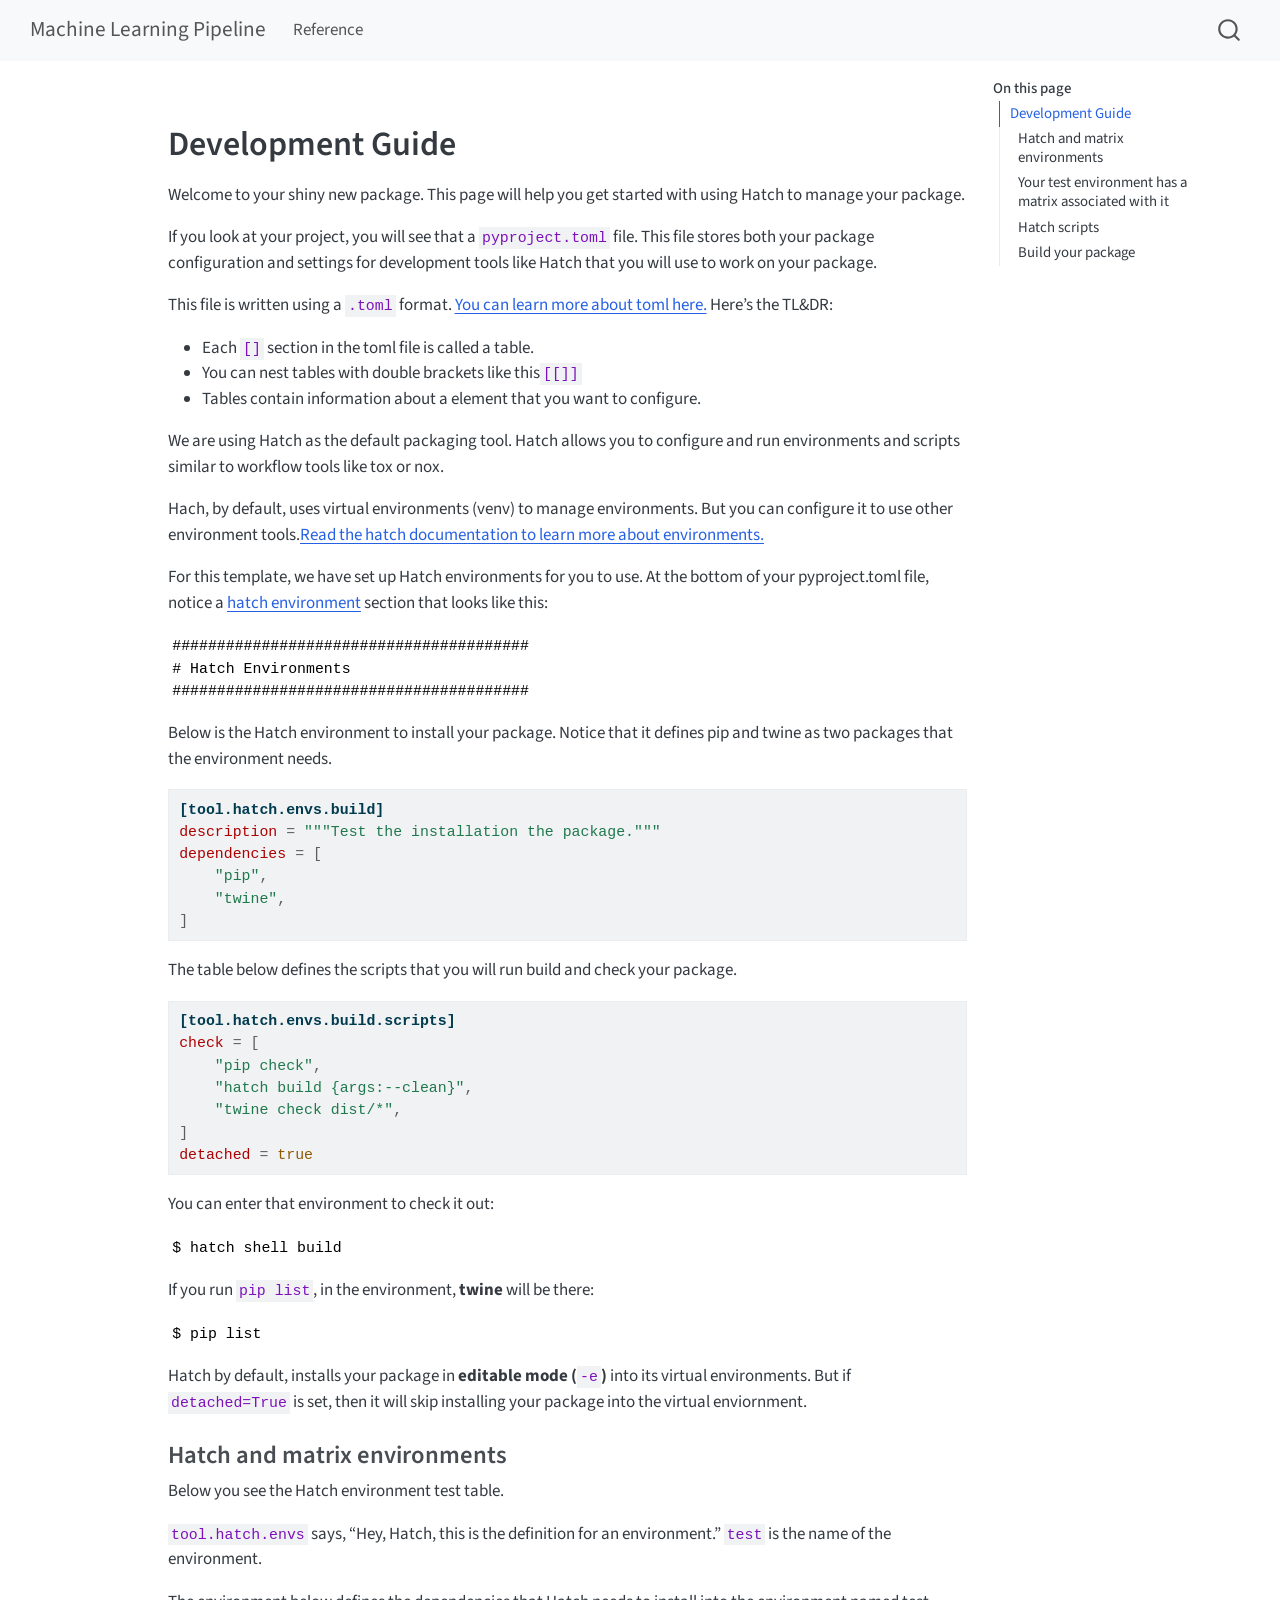
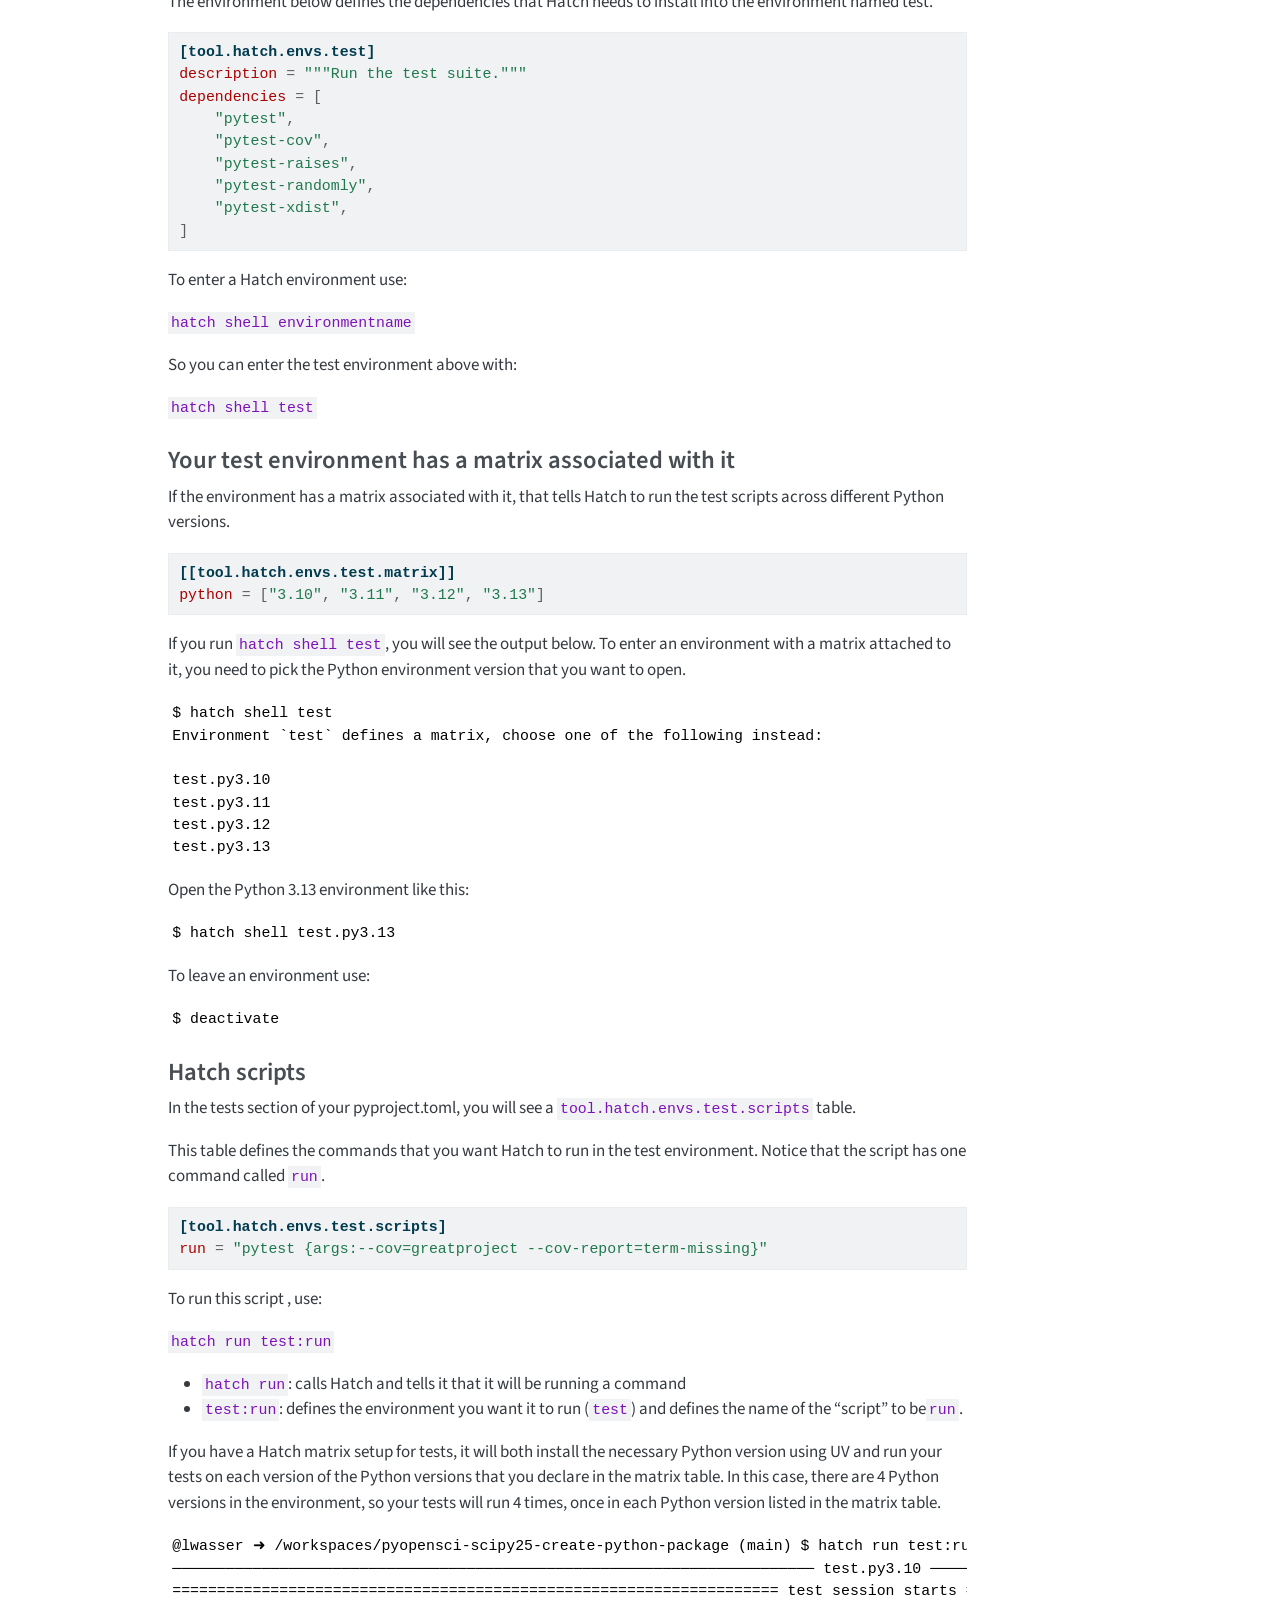
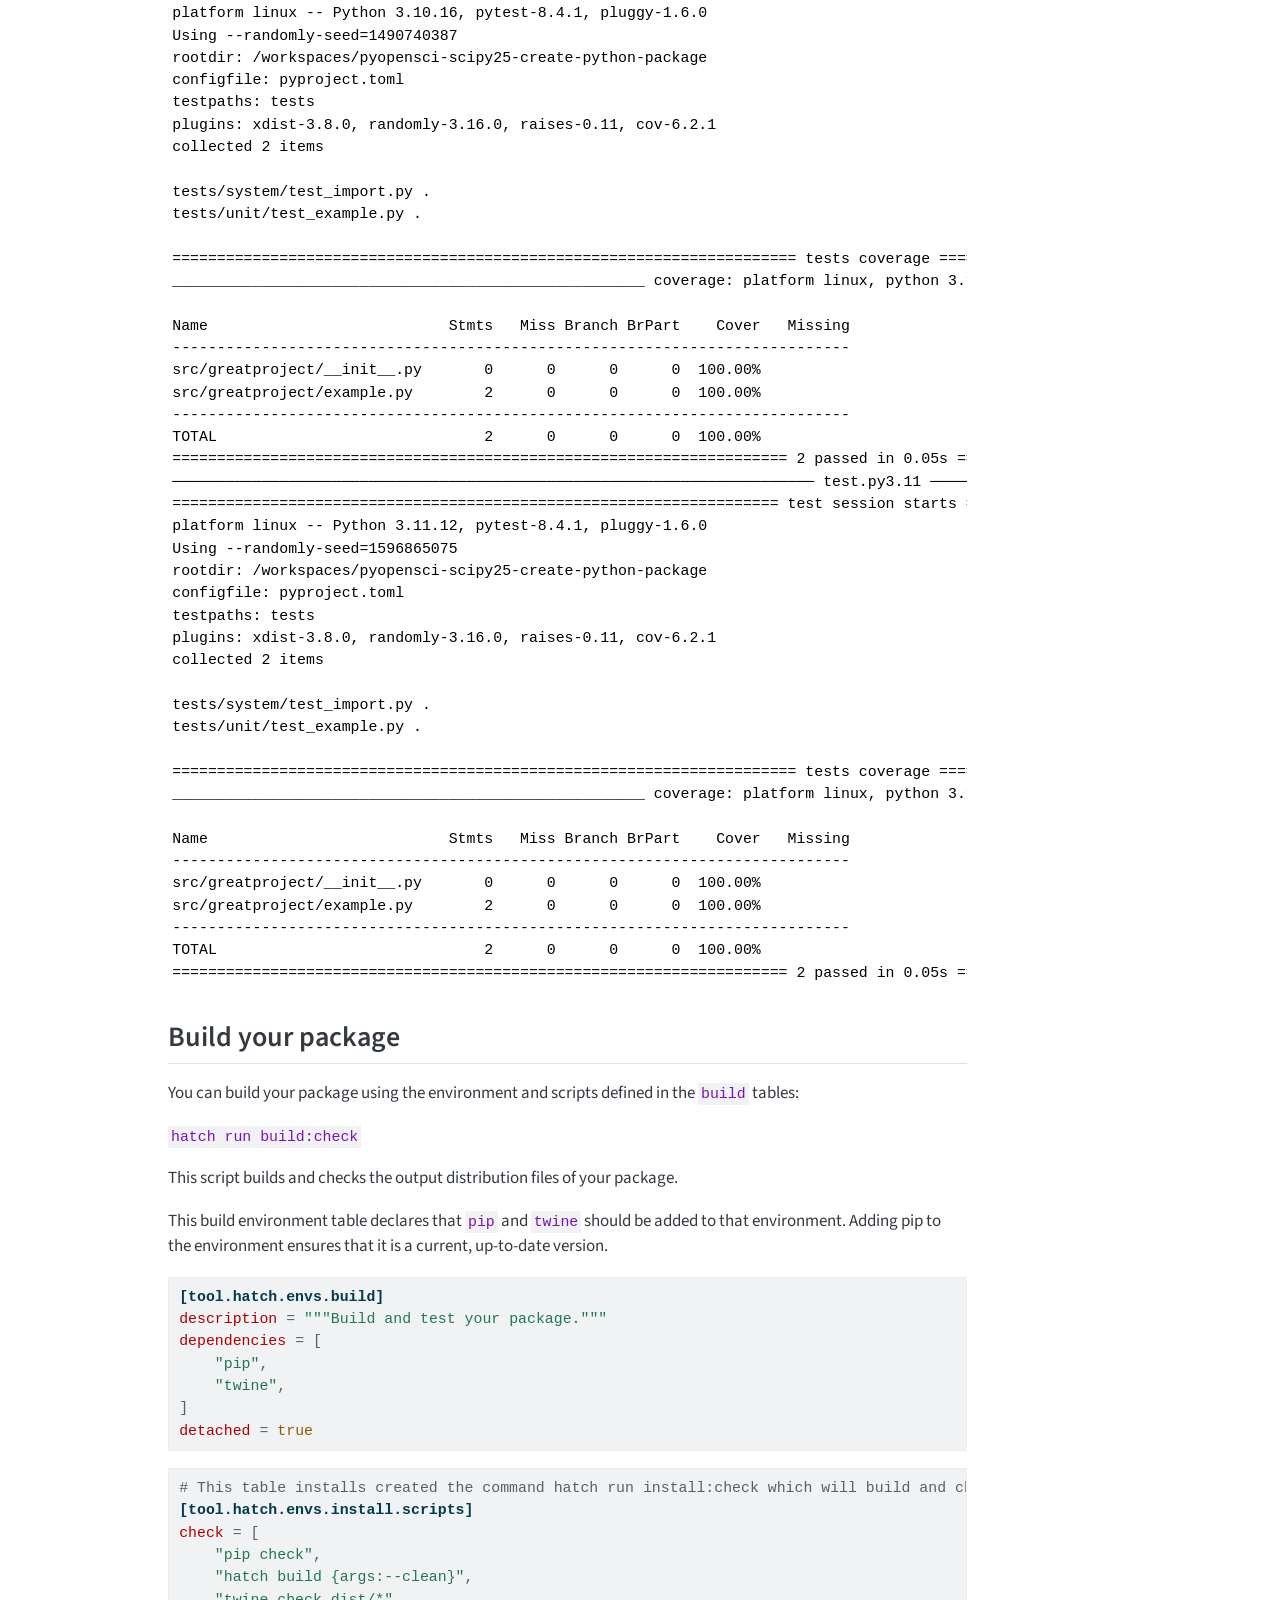
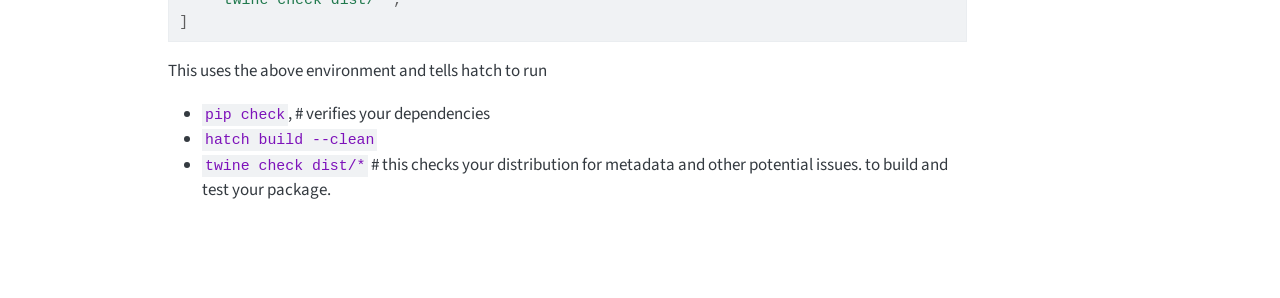
<file: docs/DEVELOPMENT.html>
<!DOCTYPE html>
<html xmlns="http://www.w3.org/1999/xhtml" lang="en" xml:lang="en"><head>

<meta charset="utf-8">
<meta name="generator" content="quarto-1.8.26">

<meta name="viewport" content="width=device-width, initial-scale=1.0, user-scalable=yes">


<title>development – Machine Learning Pipeline</title>
<style>
code{white-space: pre-wrap;}
span.smallcaps{font-variant: small-caps;}
div.columns{display: flex; gap: min(4vw, 1.5em);}
div.column{flex: auto; overflow-x: auto;}
div.hanging-indent{margin-left: 1.5em; text-indent: -1.5em;}
ul.task-list{list-style: none;}
ul.task-list li input[type="checkbox"] {
  width: 0.8em;
  margin: 0 0.8em 0.2em -1em; /* quarto-specific, see https://github.com/quarto-dev/quarto-cli/issues/4556 */ 
  vertical-align: middle;
}
/* CSS for syntax highlighting */
html { -webkit-text-size-adjust: 100%; }
pre > code.sourceCode { white-space: pre; position: relative; }
pre > code.sourceCode > span { display: inline-block; line-height: 1.25; }
pre > code.sourceCode > span:empty { height: 1.2em; }
.sourceCode { overflow: visible; }
code.sourceCode > span { color: inherit; text-decoration: inherit; }
div.sourceCode { margin: 1em 0; }
pre.sourceCode { margin: 0; }
@media screen {
div.sourceCode { overflow: auto; }
}
@media print {
pre > code.sourceCode { white-space: pre-wrap; }
pre > code.sourceCode > span { text-indent: -5em; padding-left: 5em; }
}
pre.numberSource code
  { counter-reset: source-line 0; }
pre.numberSource code > span
  { position: relative; left: -4em; counter-increment: source-line; }
pre.numberSource code > span > a:first-child::before
  { content: counter(source-line);
    position: relative; left: -1em; text-align: right; vertical-align: baseline;
    border: none; display: inline-block;
    -webkit-touch-callout: none; -webkit-user-select: none;
    -khtml-user-select: none; -moz-user-select: none;
    -ms-user-select: none; user-select: none;
    padding: 0 4px; width: 4em;
  }
pre.numberSource { margin-left: 3em;  padding-left: 4px; }
div.sourceCode
  {   }
@media screen {
pre > code.sourceCode > span > a:first-child::before { text-decoration: underline; }
}
</style>


<script src="site_libs/quarto-nav/quarto-nav.js"></script>
<script src="site_libs/quarto-nav/headroom.min.js"></script>
<script src="site_libs/clipboard/clipboard.min.js"></script>
<script src="site_libs/quarto-search/autocomplete.umd.js"></script>
<script src="site_libs/quarto-search/fuse.min.js"></script>
<script src="site_libs/quarto-search/quarto-search.js"></script>
<meta name="quarto:offset" content="./">
<script src="site_libs/quarto-html/quarto.js" type="module"></script>
<script src="site_libs/quarto-html/tabsets/tabsets.js" type="module"></script>
<script src="site_libs/quarto-html/axe/axe-check.js" type="module"></script>
<script src="site_libs/quarto-html/popper.min.js"></script>
<script src="site_libs/quarto-html/tippy.umd.min.js"></script>
<script src="site_libs/quarto-html/anchor.min.js"></script>
<link href="site_libs/quarto-html/tippy.css" rel="stylesheet">
<link href="site_libs/quarto-html/quarto-syntax-highlighting-587c61ba64f3a5504c4d52d930310e48.css" rel="stylesheet" id="quarto-text-highlighting-styles">
<script src="site_libs/bootstrap/bootstrap.min.js"></script>
<link href="site_libs/bootstrap/bootstrap-icons.css" rel="stylesheet">
<link href="site_libs/bootstrap/bootstrap-ea40fd98fd9b2187a75c04614c6cbc08.min.css" rel="stylesheet" append-hash="true" id="quarto-bootstrap" data-mode="light">
<script id="quarto-search-options" type="application/json">{
  "location": "navbar",
  "copy-button": false,
  "collapse-after": 3,
  "panel-placement": "end",
  "type": "overlay",
  "limit": 50,
  "keyboard-shortcut": [
    "f",
    "/",
    "s"
  ],
  "show-item-context": false,
  "language": {
    "search-no-results-text": "No results",
    "search-matching-documents-text": "matching documents",
    "search-copy-link-title": "Copy link to search",
    "search-hide-matches-text": "Hide additional matches",
    "search-more-match-text": "more match in this document",
    "search-more-matches-text": "more matches in this document",
    "search-clear-button-title": "Clear",
    "search-text-placeholder": "",
    "search-detached-cancel-button-title": "Cancel",
    "search-submit-button-title": "Submit",
    "search-label": "Search"
  }
}</script>


</head>

<body class="nav-fixed quarto-light">

<div id="quarto-search-results"></div>
  <header id="quarto-header" class="headroom fixed-top">
    <nav class="navbar navbar-expand-lg " data-bs-theme="dark">
      <div class="navbar-container container-fluid">
      <div class="navbar-brand-container mx-auto">
    <a class="navbar-brand" href="./index.html">
    <span class="navbar-title">Machine Learning Pipeline</span>
    </a>
  </div>
            <div id="quarto-search" class="" title="Search"></div>
          <button class="navbar-toggler" type="button" data-bs-toggle="collapse" data-bs-target="#navbarCollapse" aria-controls="navbarCollapse" role="menu" aria-expanded="false" aria-label="Toggle navigation" onclick="if (window.quartoToggleHeadroom) { window.quartoToggleHeadroom(); }">
  <span class="navbar-toggler-icon"></span>
</button>
          <div class="collapse navbar-collapse" id="navbarCollapse">
            <ul class="navbar-nav navbar-nav-scroll me-auto">
  <li class="nav-item">
    <a class="nav-link" href="./reference/index.qmd"> 
<span class="menu-text">Reference</span></a>
  </li>  
</ul>
          </div> <!-- /navcollapse -->
            <div class="quarto-navbar-tools">
</div>
      </div> <!-- /container-fluid -->
    </nav>
</header>
<!-- content -->
<div id="quarto-content" class="quarto-container page-columns page-rows-contents page-layout-article page-navbar">
<!-- sidebar -->
<!-- margin-sidebar -->
    <div id="quarto-margin-sidebar" class="sidebar margin-sidebar">
        <nav id="TOC" role="doc-toc" class="toc-active">
    <h2 id="toc-title">On this page</h2>
   
  <ul>
  <li><a href="#development-guide" id="toc-development-guide" class="nav-link active" data-scroll-target="#development-guide">Development Guide</a>
  <ul class="collapse">
  <li><a href="#hatch-and-matrix-environments" id="toc-hatch-and-matrix-environments" class="nav-link" data-scroll-target="#hatch-and-matrix-environments">Hatch and matrix environments</a></li>
  <li><a href="#your-test-environment-has-a-matrix-associated-with-it" id="toc-your-test-environment-has-a-matrix-associated-with-it" class="nav-link" data-scroll-target="#your-test-environment-has-a-matrix-associated-with-it">Your test environment has a matrix associated with it</a></li>
  <li><a href="#hatch-scripts" id="toc-hatch-scripts" class="nav-link" data-scroll-target="#hatch-scripts">Hatch scripts</a></li>
  <li><a href="#build-your-package" id="toc-build-your-package" class="nav-link" data-scroll-target="#build-your-package">Build your package</a></li>
  </ul></li>
  </ul>
</nav>
    </div>
<!-- main -->
<main class="content" id="quarto-document-content"><header id="title-block-header" class="quarto-title-block"></header>




<section id="development-guide" class="level1">
<h1>Development Guide</h1>
<p>Welcome to your shiny new package. This page will help you get started with using Hatch to manage your package.</p>
<p>If you look at your project, you will see that a <code>pyproject.toml</code> file. This file stores both your package configuration and settings for development tools like Hatch that you will use to work on your package.</p>
<p>This file is written using a <code>.toml</code> format. <a href="https://www.pyopensci.org/python-package-guide/package-structure-code/pyproject-toml-python-package-metadata.html">You can learn more about toml here.</a> Here’s the TL&amp;DR:</p>
<ul>
<li>Each <code>[]</code> section in the toml file is called a table.</li>
<li>You can nest tables with double brackets like this<code>[[]]</code></li>
<li>Tables contain information about a element that you want to configure.</li>
</ul>
<p>We are using Hatch as the default packaging tool. Hatch allows you to configure and run environments and scripts similar to workflow tools like tox or nox.</p>
<p>Hach, by default, uses virtual environments (venv) to manage environments. But you can configure it to use other environment tools.<a href="https://hatch.pypa.io/1.13/tutorials/environment/basic-usage/">Read the hatch documentation to learn more about environments.</a></p>
<p>For this template, we have set up Hatch environments for you to use. At the bottom of your pyproject.toml file, notice a <a href="https://hatch.pypa.io/1.13/environment/">hatch environment</a> section that looks like this:</p>
<pre><code>########################################
# Hatch Environments
########################################</code></pre>
<p>Below is the Hatch environment to install your package. Notice that it defines pip and twine as two packages that the environment needs.</p>
<div class="sourceCode" id="cb2"><pre class="sourceCode toml code-with-copy"><code class="sourceCode toml"><span id="cb2-1"><a href="#cb2-1" aria-hidden="true" tabindex="-1"></a><span class="kw">[tool.hatch.envs.build]</span></span>
<span id="cb2-2"><a href="#cb2-2" aria-hidden="true" tabindex="-1"></a><span class="dt">description</span> <span class="op">=</span> <span class="st">"""Test the installation the package."""</span></span>
<span id="cb2-3"><a href="#cb2-3" aria-hidden="true" tabindex="-1"></a><span class="dt">dependencies</span> <span class="op">=</span> <span class="op">[</span></span>
<span id="cb2-4"><a href="#cb2-4" aria-hidden="true" tabindex="-1"></a>    <span class="st">"pip"</span><span class="op">,</span></span>
<span id="cb2-5"><a href="#cb2-5" aria-hidden="true" tabindex="-1"></a>    <span class="st">"twine"</span><span class="op">,</span></span>
<span id="cb2-6"><a href="#cb2-6" aria-hidden="true" tabindex="-1"></a><span class="op">]</span></span></code><button title="Copy to Clipboard" class="code-copy-button"><i class="bi"></i></button></pre></div>
<p>The table below defines the scripts that you will run build and check your package.</p>
<div class="sourceCode" id="cb3"><pre class="sourceCode toml code-with-copy"><code class="sourceCode toml"><span id="cb3-1"><a href="#cb3-1" aria-hidden="true" tabindex="-1"></a><span class="kw">[tool.hatch.envs.build.scripts]</span></span>
<span id="cb3-2"><a href="#cb3-2" aria-hidden="true" tabindex="-1"></a><span class="dt">check</span> <span class="op">=</span> <span class="op">[</span></span>
<span id="cb3-3"><a href="#cb3-3" aria-hidden="true" tabindex="-1"></a>    <span class="st">"pip check"</span><span class="op">,</span></span>
<span id="cb3-4"><a href="#cb3-4" aria-hidden="true" tabindex="-1"></a>    <span class="st">"hatch build {args:--clean}"</span><span class="op">,</span></span>
<span id="cb3-5"><a href="#cb3-5" aria-hidden="true" tabindex="-1"></a>    <span class="st">"twine check dist/*"</span><span class="op">,</span></span>
<span id="cb3-6"><a href="#cb3-6" aria-hidden="true" tabindex="-1"></a><span class="op">]</span></span>
<span id="cb3-7"><a href="#cb3-7" aria-hidden="true" tabindex="-1"></a><span class="dt">detached</span> <span class="op">=</span> <span class="cn">true</span></span></code><button title="Copy to Clipboard" class="code-copy-button"><i class="bi"></i></button></pre></div>
<p>You can enter that environment to check it out:</p>
<pre class="console"><code>$ hatch shell build</code></pre>
<p>If you run <code>pip list</code>, in the environment, <strong>twine</strong> will be there:</p>
<pre class="console"><code>$ pip list</code></pre>
<p>Hatch by default, installs your package in <strong>editable mode (<code>-e</code>)</strong> into its virtual environments. But if <code>detached=True</code> is set, then it will skip installing your package into the virtual enviornment.</p>
<section id="hatch-and-matrix-environments" class="level3">
<h3 class="anchored" data-anchor-id="hatch-and-matrix-environments">Hatch and matrix environments</h3>
<p>Below you see the Hatch environment test table.</p>
<p><code>tool.hatch.envs</code> says, “Hey, Hatch, this is the definition for an environment.” <code>test</code> is the name of the environment.</p>
<p>The environment below defines the dependencies that Hatch needs to install into the environment named test.</p>
<div class="sourceCode" id="cb6"><pre class="sourceCode toml code-with-copy"><code class="sourceCode toml"><span id="cb6-1"><a href="#cb6-1" aria-hidden="true" tabindex="-1"></a><span class="kw">[tool.hatch.envs.test]</span></span>
<span id="cb6-2"><a href="#cb6-2" aria-hidden="true" tabindex="-1"></a><span class="dt">description</span> <span class="op">=</span> <span class="st">"""Run the test suite."""</span></span>
<span id="cb6-3"><a href="#cb6-3" aria-hidden="true" tabindex="-1"></a><span class="dt">dependencies</span> <span class="op">=</span> <span class="op">[</span></span>
<span id="cb6-4"><a href="#cb6-4" aria-hidden="true" tabindex="-1"></a>    <span class="st">"pytest"</span><span class="op">,</span></span>
<span id="cb6-5"><a href="#cb6-5" aria-hidden="true" tabindex="-1"></a>    <span class="st">"pytest-cov"</span><span class="op">,</span></span>
<span id="cb6-6"><a href="#cb6-6" aria-hidden="true" tabindex="-1"></a>    <span class="st">"pytest-raises"</span><span class="op">,</span></span>
<span id="cb6-7"><a href="#cb6-7" aria-hidden="true" tabindex="-1"></a>    <span class="st">"pytest-randomly"</span><span class="op">,</span></span>
<span id="cb6-8"><a href="#cb6-8" aria-hidden="true" tabindex="-1"></a>    <span class="st">"pytest-xdist"</span><span class="op">,</span></span>
<span id="cb6-9"><a href="#cb6-9" aria-hidden="true" tabindex="-1"></a><span class="op">]</span></span></code><button title="Copy to Clipboard" class="code-copy-button"><i class="bi"></i></button></pre></div>
<p>To enter a Hatch environment use:</p>
<p><code>hatch shell environmentname</code></p>
<p>So you can enter the test environment above with:</p>
<p><code>hatch shell test</code></p>
</section>
<section id="your-test-environment-has-a-matrix-associated-with-it" class="level3">
<h3 class="anchored" data-anchor-id="your-test-environment-has-a-matrix-associated-with-it">Your test environment has a matrix associated with it</h3>
<p>If the environment has a matrix associated with it, that tells Hatch to run the test scripts across different Python versions.</p>
<div class="sourceCode" id="cb7"><pre class="sourceCode toml code-with-copy"><code class="sourceCode toml"><span id="cb7-1"><a href="#cb7-1" aria-hidden="true" tabindex="-1"></a><span class="kw">[[tool.hatch.envs.test.matrix]]</span></span>
<span id="cb7-2"><a href="#cb7-2" aria-hidden="true" tabindex="-1"></a><span class="dt">python</span> <span class="op">=</span> <span class="op">[</span><span class="st">"3.10"</span><span class="op">,</span> <span class="st">"3.11"</span><span class="op">,</span> <span class="st">"3.12"</span><span class="op">,</span> <span class="st">"3.13"</span><span class="op">]</span></span></code><button title="Copy to Clipboard" class="code-copy-button"><i class="bi"></i></button></pre></div>
<p>If you run <code>hatch shell test</code>, you will see the output below. To enter an environment with a matrix attached to it, you need to pick the Python environment version that you want to open.</p>
<pre class="console"><code>$ hatch shell test                           
Environment `test` defines a matrix, choose one of the following instead:

test.py3.10
test.py3.11
test.py3.12
test.py3.13</code></pre>
<p>Open the Python 3.13 environment like this:</p>
<pre class="console"><code>$ hatch shell test.py3.13</code></pre>
<p>To leave an environment use:</p>
<pre class="console"><code>$ deactivate</code></pre>
</section>
<section id="hatch-scripts" class="level3">
<h3 class="anchored" data-anchor-id="hatch-scripts">Hatch scripts</h3>
<p>In the tests section of your pyproject.toml, you will see a <code>tool.hatch.envs.test.scripts</code> table.</p>
<p>This table defines the commands that you want Hatch to run in the test environment. Notice that the script has one command called <code>run</code>.</p>
<div class="sourceCode" id="cb11"><pre class="sourceCode toml code-with-copy"><code class="sourceCode toml"><span id="cb11-1"><a href="#cb11-1" aria-hidden="true" tabindex="-1"></a><span class="kw">[tool.hatch.envs.test.scripts]</span></span>
<span id="cb11-2"><a href="#cb11-2" aria-hidden="true" tabindex="-1"></a><span class="dt">run</span> <span class="op">=</span> <span class="st">"pytest {args:--cov=greatproject --cov-report=term-missing}"</span></span></code><button title="Copy to Clipboard" class="code-copy-button"><i class="bi"></i></button></pre></div>
<p>To run this script , use:</p>
<p><code>hatch run test:run</code></p>
<ul>
<li><code>hatch run</code>: calls Hatch and tells it that it will be running a command</li>
<li><code>test:run</code>: defines the environment you want it to run (<code>test</code>) and defines the name of the “script” to be<code>run</code>.</li>
</ul>
<p>If you have a Hatch matrix setup for tests, it will both install the necessary Python version using UV and run your tests on each version of the Python versions that you declare in the matrix table. In this case, there are 4 Python versions in the environment, so your tests will run 4 times, once in each Python version listed in the matrix table.</p>
<pre><code>@lwasser ➜ /workspaces/pyopensci-scipy25-create-python-package (main) $ hatch run test:run
──────────────────────────────────────────────────────────────────────── test.py3.10 ────────────────────────────────────────────────────────────────────────
==================================================================== test session starts ====================================================================
platform linux -- Python 3.10.16, pytest-8.4.1, pluggy-1.6.0
Using --randomly-seed=1490740387
rootdir: /workspaces/pyopensci-scipy25-create-python-package
configfile: pyproject.toml
testpaths: tests
plugins: xdist-3.8.0, randomly-3.16.0, raises-0.11, cov-6.2.1
collected 2 items                                                                                                                                           

tests/system/test_import.py .                                                                                                                         [ 50%]
tests/unit/test_example.py .                                                                                                                          [100%]

====================================================================== tests coverage =======================================================================
_____________________________________________________ coverage: platform linux, python 3.10.16-final-0 ______________________________________________________

Name                           Stmts   Miss Branch BrPart    Cover   Missing
----------------------------------------------------------------------------
src/greatproject/__init__.py       0      0      0      0  100.00%
src/greatproject/example.py        2      0      0      0  100.00%
----------------------------------------------------------------------------
TOTAL                              2      0      0      0  100.00%
===================================================================== 2 passed in 0.05s =====================================================================
──────────────────────────────────────────────────────────────────────── test.py3.11 ────────────────────────────────────────────────────────────────────────
==================================================================== test session starts ====================================================================
platform linux -- Python 3.11.12, pytest-8.4.1, pluggy-1.6.0
Using --randomly-seed=1596865075
rootdir: /workspaces/pyopensci-scipy25-create-python-package
configfile: pyproject.toml
testpaths: tests
plugins: xdist-3.8.0, randomly-3.16.0, raises-0.11, cov-6.2.1
collected 2 items                                                                                                                                           

tests/system/test_import.py .                                                                                                                         [ 50%]
tests/unit/test_example.py .                                                                                                                          [100%]

====================================================================== tests coverage =======================================================================
_____________________________________________________ coverage: platform linux, python 3.11.12-final-0 ______________________________________________________

Name                           Stmts   Miss Branch BrPart    Cover   Missing
----------------------------------------------------------------------------
src/greatproject/__init__.py       0      0      0      0  100.00%
src/greatproject/example.py        2      0      0      0  100.00%
----------------------------------------------------------------------------
TOTAL                              2      0      0      0  100.00%
===================================================================== 2 passed in 0.05s =====================================================================</code></pre>
</section>
<section id="build-your-package" class="level2">
<h2 class="anchored" data-anchor-id="build-your-package">Build your package</h2>
<p>You can build your package using the environment and scripts defined in the <code>build</code> tables:</p>
<p><code>hatch run build:check</code></p>
<p>This script builds and checks the output distribution files of your package.</p>
<p>This build environment table declares that <code>pip</code> and <code>twine</code> should be added to that environment. Adding pip to the environment ensures that it is a current, up-to-date version.</p>
<div class="sourceCode" id="cb13"><pre class="sourceCode toml code-with-copy"><code class="sourceCode toml"><span id="cb13-1"><a href="#cb13-1" aria-hidden="true" tabindex="-1"></a><span class="kw">[tool.hatch.envs.build]</span></span>
<span id="cb13-2"><a href="#cb13-2" aria-hidden="true" tabindex="-1"></a><span class="dt">description</span> <span class="op">=</span> <span class="st">"""Build and test your package."""</span></span>
<span id="cb13-3"><a href="#cb13-3" aria-hidden="true" tabindex="-1"></a><span class="dt">dependencies</span> <span class="op">=</span> <span class="op">[</span></span>
<span id="cb13-4"><a href="#cb13-4" aria-hidden="true" tabindex="-1"></a>    <span class="st">"pip"</span><span class="op">,</span></span>
<span id="cb13-5"><a href="#cb13-5" aria-hidden="true" tabindex="-1"></a>    <span class="st">"twine"</span><span class="op">,</span></span>
<span id="cb13-6"><a href="#cb13-6" aria-hidden="true" tabindex="-1"></a><span class="op">]</span></span>
<span id="cb13-7"><a href="#cb13-7" aria-hidden="true" tabindex="-1"></a><span class="dt">detached</span> <span class="op">=</span> <span class="cn">true</span></span></code><button title="Copy to Clipboard" class="code-copy-button"><i class="bi"></i></button></pre></div>
<div class="sourceCode" id="cb14"><pre class="sourceCode toml code-with-copy"><code class="sourceCode toml"><span id="cb14-1"><a href="#cb14-1" aria-hidden="true" tabindex="-1"></a><span class="co"># This table installs created the command hatch run install:check which will build and check your package.</span></span>
<span id="cb14-2"><a href="#cb14-2" aria-hidden="true" tabindex="-1"></a><span class="kw">[tool.hatch.envs.install.scripts]</span></span>
<span id="cb14-3"><a href="#cb14-3" aria-hidden="true" tabindex="-1"></a><span class="dt">check</span> <span class="op">=</span> <span class="op">[</span></span>
<span id="cb14-4"><a href="#cb14-4" aria-hidden="true" tabindex="-1"></a>    <span class="st">"pip check"</span><span class="op">,</span></span>
<span id="cb14-5"><a href="#cb14-5" aria-hidden="true" tabindex="-1"></a>    <span class="st">"hatch build {args:--clean}"</span><span class="op">,</span></span>
<span id="cb14-6"><a href="#cb14-6" aria-hidden="true" tabindex="-1"></a>    <span class="st">"twine check dist/*"</span><span class="op">,</span></span>
<span id="cb14-7"><a href="#cb14-7" aria-hidden="true" tabindex="-1"></a><span class="op">]</span></span></code><button title="Copy to Clipboard" class="code-copy-button"><i class="bi"></i></button></pre></div>
<p>This uses the above environment and tells hatch to run</p>
<ul>
<li><code>pip check</code>, # verifies your dependencies</li>
<li><code>hatch build --clean</code><br>
</li>
<li><code>twine check dist/*</code> # this checks your distribution for metadata and other potential issues. to build and test your package.</li>
</ul>


</section>
</section>

</main> <!-- /main -->
<script id="quarto-html-after-body" type="application/javascript">
  window.document.addEventListener("DOMContentLoaded", function (event) {
    const icon = "";
    const anchorJS = new window.AnchorJS();
    anchorJS.options = {
      placement: 'right',
      icon: icon
    };
    anchorJS.add('.anchored');
    const isCodeAnnotation = (el) => {
      for (const clz of el.classList) {
        if (clz.startsWith('code-annotation-')) {                     
          return true;
        }
      }
      return false;
    }
    const onCopySuccess = function(e) {
      // button target
      const button = e.trigger;
      // don't keep focus
      button.blur();
      // flash "checked"
      button.classList.add('code-copy-button-checked');
      var currentTitle = button.getAttribute("title");
      button.setAttribute("title", "Copied!");
      let tooltip;
      if (window.bootstrap) {
        button.setAttribute("data-bs-toggle", "tooltip");
        button.setAttribute("data-bs-placement", "left");
        button.setAttribute("data-bs-title", "Copied!");
        tooltip = new bootstrap.Tooltip(button, 
          { trigger: "manual", 
            customClass: "code-copy-button-tooltip",
            offset: [0, -8]});
        tooltip.show();    
      }
      setTimeout(function() {
        if (tooltip) {
          tooltip.hide();
          button.removeAttribute("data-bs-title");
          button.removeAttribute("data-bs-toggle");
          button.removeAttribute("data-bs-placement");
        }
        button.setAttribute("title", currentTitle);
        button.classList.remove('code-copy-button-checked');
      }, 1000);
      // clear code selection
      e.clearSelection();
    }
    const getTextToCopy = function(trigger) {
      const outerScaffold = trigger.parentElement.cloneNode(true);
      const codeEl = outerScaffold.querySelector('code');
      for (const childEl of codeEl.children) {
        if (isCodeAnnotation(childEl)) {
          childEl.remove();
        }
      }
      return codeEl.innerText;
    }
    const clipboard = new window.ClipboardJS('.code-copy-button:not([data-in-quarto-modal])', {
      text: getTextToCopy
    });
    clipboard.on('success', onCopySuccess);
    if (window.document.getElementById('quarto-embedded-source-code-modal')) {
      const clipboardModal = new window.ClipboardJS('.code-copy-button[data-in-quarto-modal]', {
        text: getTextToCopy,
        container: window.document.getElementById('quarto-embedded-source-code-modal')
      });
      clipboardModal.on('success', onCopySuccess);
    }
      var localhostRegex = new RegExp(/^(?:http|https):\/\/localhost\:?[0-9]*\//);
      var mailtoRegex = new RegExp(/^mailto:/);
        var filterRegex = new RegExp('/' + window.location.host + '/');
      var isInternal = (href) => {
          return filterRegex.test(href) || localhostRegex.test(href) || mailtoRegex.test(href);
      }
      // Inspect non-navigation links and adorn them if external
     var links = window.document.querySelectorAll('a[href]:not(.nav-link):not(.navbar-brand):not(.toc-action):not(.sidebar-link):not(.sidebar-item-toggle):not(.pagination-link):not(.no-external):not([aria-hidden]):not(.dropdown-item):not(.quarto-navigation-tool):not(.about-link)');
      for (var i=0; i<links.length; i++) {
        const link = links[i];
        if (!isInternal(link.href)) {
          // undo the damage that might have been done by quarto-nav.js in the case of
          // links that we want to consider external
          if (link.dataset.originalHref !== undefined) {
            link.href = link.dataset.originalHref;
          }
        }
      }
    function tippyHover(el, contentFn, onTriggerFn, onUntriggerFn) {
      const config = {
        allowHTML: true,
        maxWidth: 500,
        delay: 100,
        arrow: false,
        appendTo: function(el) {
            return el.parentElement;
        },
        interactive: true,
        interactiveBorder: 10,
        theme: 'quarto',
        placement: 'bottom-start',
      };
      if (contentFn) {
        config.content = contentFn;
      }
      if (onTriggerFn) {
        config.onTrigger = onTriggerFn;
      }
      if (onUntriggerFn) {
        config.onUntrigger = onUntriggerFn;
      }
      window.tippy(el, config); 
    }
    const noterefs = window.document.querySelectorAll('a[role="doc-noteref"]');
    for (var i=0; i<noterefs.length; i++) {
      const ref = noterefs[i];
      tippyHover(ref, function() {
        // use id or data attribute instead here
        let href = ref.getAttribute('data-footnote-href') || ref.getAttribute('href');
        try { href = new URL(href).hash; } catch {}
        const id = href.replace(/^#\/?/, "");
        const note = window.document.getElementById(id);
        if (note) {
          return note.innerHTML;
        } else {
          return "";
        }
      });
    }
    const xrefs = window.document.querySelectorAll('a.quarto-xref');
    const processXRef = (id, note) => {
      // Strip column container classes
      const stripColumnClz = (el) => {
        el.classList.remove("page-full", "page-columns");
        if (el.children) {
          for (const child of el.children) {
            stripColumnClz(child);
          }
        }
      }
      stripColumnClz(note)
      if (id === null || id.startsWith('sec-')) {
        // Special case sections, only their first couple elements
        const container = document.createElement("div");
        if (note.children && note.children.length > 2) {
          container.appendChild(note.children[0].cloneNode(true));
          for (let i = 1; i < note.children.length; i++) {
            const child = note.children[i];
            if (child.tagName === "P" && child.innerText === "") {
              continue;
            } else {
              container.appendChild(child.cloneNode(true));
              break;
            }
          }
          if (window.Quarto?.typesetMath) {
            window.Quarto.typesetMath(container);
          }
          return container.innerHTML
        } else {
          if (window.Quarto?.typesetMath) {
            window.Quarto.typesetMath(note);
          }
          return note.innerHTML;
        }
      } else {
        // Remove any anchor links if they are present
        const anchorLink = note.querySelector('a.anchorjs-link');
        if (anchorLink) {
          anchorLink.remove();
        }
        if (window.Quarto?.typesetMath) {
          window.Quarto.typesetMath(note);
        }
        if (note.classList.contains("callout")) {
          return note.outerHTML;
        } else {
          return note.innerHTML;
        }
      }
    }
    for (var i=0; i<xrefs.length; i++) {
      const xref = xrefs[i];
      tippyHover(xref, undefined, function(instance) {
        instance.disable();
        let url = xref.getAttribute('href');
        let hash = undefined; 
        if (url.startsWith('#')) {
          hash = url;
        } else {
          try { hash = new URL(url).hash; } catch {}
        }
        if (hash) {
          const id = hash.replace(/^#\/?/, "");
          const note = window.document.getElementById(id);
          if (note !== null) {
            try {
              const html = processXRef(id, note.cloneNode(true));
              instance.setContent(html);
            } finally {
              instance.enable();
              instance.show();
            }
          } else {
            // See if we can fetch this
            fetch(url.split('#')[0])
            .then(res => res.text())
            .then(html => {
              const parser = new DOMParser();
              const htmlDoc = parser.parseFromString(html, "text/html");
              const note = htmlDoc.getElementById(id);
              if (note !== null) {
                const html = processXRef(id, note);
                instance.setContent(html);
              } 
            }).finally(() => {
              instance.enable();
              instance.show();
            });
          }
        } else {
          // See if we can fetch a full url (with no hash to target)
          // This is a special case and we should probably do some content thinning / targeting
          fetch(url)
          .then(res => res.text())
          .then(html => {
            const parser = new DOMParser();
            const htmlDoc = parser.parseFromString(html, "text/html");
            const note = htmlDoc.querySelector('main.content');
            if (note !== null) {
              // This should only happen for chapter cross references
              // (since there is no id in the URL)
              // remove the first header
              if (note.children.length > 0 && note.children[0].tagName === "HEADER") {
                note.children[0].remove();
              }
              const html = processXRef(null, note);
              instance.setContent(html);
            } 
          }).finally(() => {
            instance.enable();
            instance.show();
          });
        }
      }, function(instance) {
      });
    }
        let selectedAnnoteEl;
        const selectorForAnnotation = ( cell, annotation) => {
          let cellAttr = 'data-code-cell="' + cell + '"';
          let lineAttr = 'data-code-annotation="' +  annotation + '"';
          const selector = 'span[' + cellAttr + '][' + lineAttr + ']';
          return selector;
        }
        const selectCodeLines = (annoteEl) => {
          const doc = window.document;
          const targetCell = annoteEl.getAttribute("data-target-cell");
          const targetAnnotation = annoteEl.getAttribute("data-target-annotation");
          const annoteSpan = window.document.querySelector(selectorForAnnotation(targetCell, targetAnnotation));
          const lines = annoteSpan.getAttribute("data-code-lines").split(",");
          const lineIds = lines.map((line) => {
            return targetCell + "-" + line;
          })
          let top = null;
          let height = null;
          let parent = null;
          if (lineIds.length > 0) {
              //compute the position of the single el (top and bottom and make a div)
              const el = window.document.getElementById(lineIds[0]);
              top = el.offsetTop;
              height = el.offsetHeight;
              parent = el.parentElement.parentElement;
            if (lineIds.length > 1) {
              const lastEl = window.document.getElementById(lineIds[lineIds.length - 1]);
              const bottom = lastEl.offsetTop + lastEl.offsetHeight;
              height = bottom - top;
            }
            if (top !== null && height !== null && parent !== null) {
              // cook up a div (if necessary) and position it 
              let div = window.document.getElementById("code-annotation-line-highlight");
              if (div === null) {
                div = window.document.createElement("div");
                div.setAttribute("id", "code-annotation-line-highlight");
                div.style.position = 'absolute';
                parent.appendChild(div);
              }
              div.style.top = top - 2 + "px";
              div.style.height = height + 4 + "px";
              div.style.left = 0;
              let gutterDiv = window.document.getElementById("code-annotation-line-highlight-gutter");
              if (gutterDiv === null) {
                gutterDiv = window.document.createElement("div");
                gutterDiv.setAttribute("id", "code-annotation-line-highlight-gutter");
                gutterDiv.style.position = 'absolute';
                const codeCell = window.document.getElementById(targetCell);
                const gutter = codeCell.querySelector('.code-annotation-gutter');
                gutter.appendChild(gutterDiv);
              }
              gutterDiv.style.top = top - 2 + "px";
              gutterDiv.style.height = height + 4 + "px";
            }
            selectedAnnoteEl = annoteEl;
          }
        };
        const unselectCodeLines = () => {
          const elementsIds = ["code-annotation-line-highlight", "code-annotation-line-highlight-gutter"];
          elementsIds.forEach((elId) => {
            const div = window.document.getElementById(elId);
            if (div) {
              div.remove();
            }
          });
          selectedAnnoteEl = undefined;
        };
          // Handle positioning of the toggle
      window.addEventListener(
        "resize",
        throttle(() => {
          elRect = undefined;
          if (selectedAnnoteEl) {
            selectCodeLines(selectedAnnoteEl);
          }
        }, 10)
      );
      function throttle(fn, ms) {
      let throttle = false;
      let timer;
        return (...args) => {
          if(!throttle) { // first call gets through
              fn.apply(this, args);
              throttle = true;
          } else { // all the others get throttled
              if(timer) clearTimeout(timer); // cancel #2
              timer = setTimeout(() => {
                fn.apply(this, args);
                timer = throttle = false;
              }, ms);
          }
        };
      }
        // Attach click handler to the DT
        const annoteDls = window.document.querySelectorAll('dt[data-target-cell]');
        for (const annoteDlNode of annoteDls) {
          annoteDlNode.addEventListener('click', (event) => {
            const clickedEl = event.target;
            if (clickedEl !== selectedAnnoteEl) {
              unselectCodeLines();
              const activeEl = window.document.querySelector('dt[data-target-cell].code-annotation-active');
              if (activeEl) {
                activeEl.classList.remove('code-annotation-active');
              }
              selectCodeLines(clickedEl);
              clickedEl.classList.add('code-annotation-active');
            } else {
              // Unselect the line
              unselectCodeLines();
              clickedEl.classList.remove('code-annotation-active');
            }
          });
        }
    const findCites = (el) => {
      const parentEl = el.parentElement;
      if (parentEl) {
        const cites = parentEl.dataset.cites;
        if (cites) {
          return {
            el,
            cites: cites.split(' ')
          };
        } else {
          return findCites(el.parentElement)
        }
      } else {
        return undefined;
      }
    };
    var bibliorefs = window.document.querySelectorAll('a[role="doc-biblioref"]');
    for (var i=0; i<bibliorefs.length; i++) {
      const ref = bibliorefs[i];
      const citeInfo = findCites(ref);
      if (citeInfo) {
        tippyHover(citeInfo.el, function() {
          var popup = window.document.createElement('div');
          citeInfo.cites.forEach(function(cite) {
            var citeDiv = window.document.createElement('div');
            citeDiv.classList.add('hanging-indent');
            citeDiv.classList.add('csl-entry');
            var biblioDiv = window.document.getElementById('ref-' + cite);
            if (biblioDiv) {
              citeDiv.innerHTML = biblioDiv.innerHTML;
            }
            popup.appendChild(citeDiv);
          });
          return popup.innerHTML;
        });
      }
    }
  });
  </script>
</div> <!-- /content -->




</body></html>
</file>
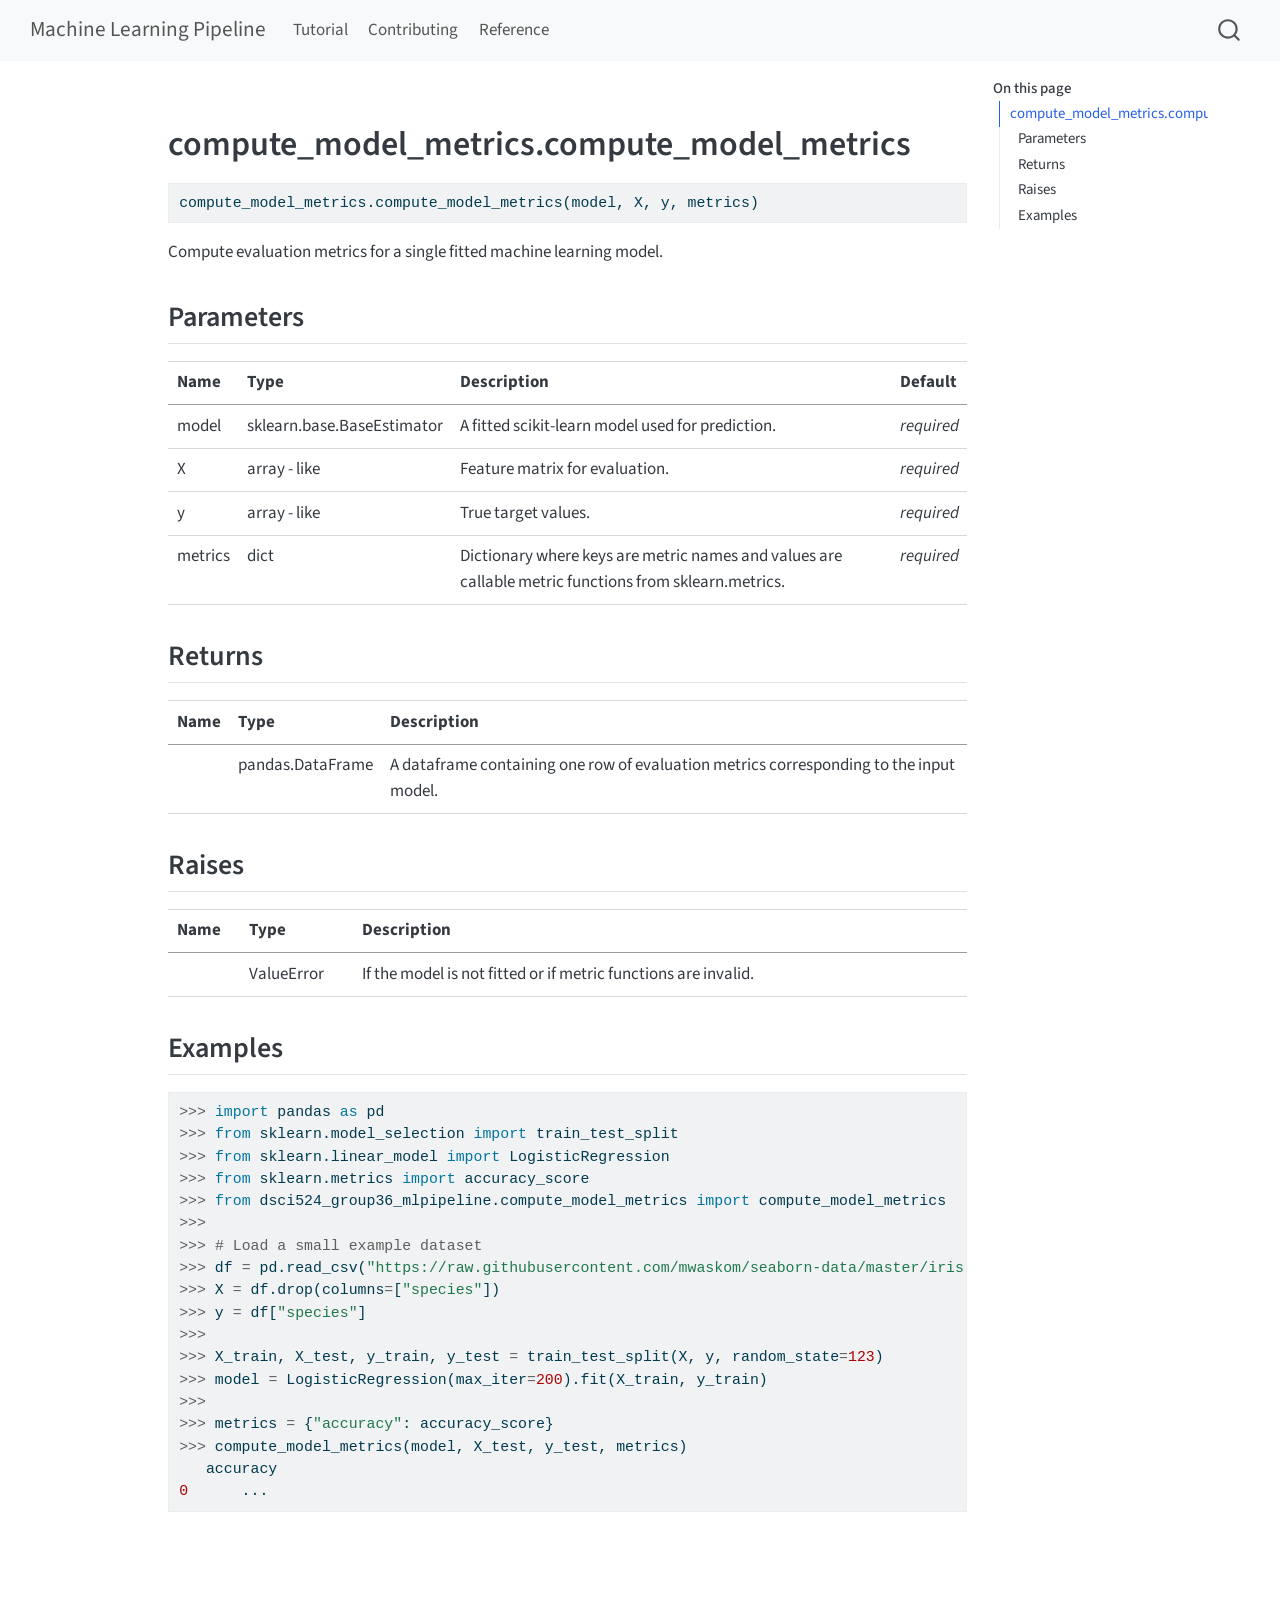
<file: reference/compute_model_metrics.compute_model_metrics.html>
<!DOCTYPE html>
<html xmlns="http://www.w3.org/1999/xhtml" lang="en" xml:lang="en"><head>

<meta charset="utf-8">
<meta name="generator" content="quarto-1.8.27">

<meta name="viewport" content="width=device-width, initial-scale=1.0, user-scalable=yes">


<title>compute_model_metrics.compute_model_metrics – Machine Learning Pipeline</title>
<style>
code{white-space: pre-wrap;}
span.smallcaps{font-variant: small-caps;}
div.columns{display: flex; gap: min(4vw, 1.5em);}
div.column{flex: auto; overflow-x: auto;}
div.hanging-indent{margin-left: 1.5em; text-indent: -1.5em;}
ul.task-list{list-style: none;}
ul.task-list li input[type="checkbox"] {
  width: 0.8em;
  margin: 0 0.8em 0.2em -1em; /* quarto-specific, see https://github.com/quarto-dev/quarto-cli/issues/4556 */ 
  vertical-align: middle;
}
/* CSS for syntax highlighting */
html { -webkit-text-size-adjust: 100%; }
pre > code.sourceCode { white-space: pre; position: relative; }
pre > code.sourceCode > span { display: inline-block; line-height: 1.25; }
pre > code.sourceCode > span:empty { height: 1.2em; }
.sourceCode { overflow: visible; }
code.sourceCode > span { color: inherit; text-decoration: inherit; }
div.sourceCode { margin: 1em 0; }
pre.sourceCode { margin: 0; }
@media screen {
div.sourceCode { overflow: auto; }
}
@media print {
pre > code.sourceCode { white-space: pre-wrap; }
pre > code.sourceCode > span { text-indent: -5em; padding-left: 5em; }
}
pre.numberSource code
  { counter-reset: source-line 0; }
pre.numberSource code > span
  { position: relative; left: -4em; counter-increment: source-line; }
pre.numberSource code > span > a:first-child::before
  { content: counter(source-line);
    position: relative; left: -1em; text-align: right; vertical-align: baseline;
    border: none; display: inline-block;
    -webkit-touch-callout: none; -webkit-user-select: none;
    -khtml-user-select: none; -moz-user-select: none;
    -ms-user-select: none; user-select: none;
    padding: 0 4px; width: 4em;
  }
pre.numberSource { margin-left: 3em;  padding-left: 4px; }
div.sourceCode
  {   }
@media screen {
pre > code.sourceCode > span > a:first-child::before { text-decoration: underline; }
}
</style>


<script src="../site_libs/quarto-nav/quarto-nav.js"></script>
<script src="../site_libs/quarto-nav/headroom.min.js"></script>
<script src="../site_libs/clipboard/clipboard.min.js"></script>
<script src="../site_libs/quarto-search/autocomplete.umd.js"></script>
<script src="../site_libs/quarto-search/fuse.min.js"></script>
<script src="../site_libs/quarto-search/quarto-search.js"></script>
<meta name="quarto:offset" content="../">
<script src="../site_libs/quarto-html/quarto.js" type="module"></script>
<script src="../site_libs/quarto-html/tabsets/tabsets.js" type="module"></script>
<script src="../site_libs/quarto-html/axe/axe-check.js" type="module"></script>
<script src="../site_libs/quarto-html/popper.min.js"></script>
<script src="../site_libs/quarto-html/tippy.umd.min.js"></script>
<script src="../site_libs/quarto-html/anchor.min.js"></script>
<link href="../site_libs/quarto-html/tippy.css" rel="stylesheet">
<link href="../site_libs/quarto-html/quarto-syntax-highlighting-ed96de9b727972fe78a7b5d16c58bf87.css" rel="stylesheet" id="quarto-text-highlighting-styles">
<script src="../site_libs/bootstrap/bootstrap.min.js"></script>
<link href="../site_libs/bootstrap/bootstrap-icons.css" rel="stylesheet">
<link href="../site_libs/bootstrap/bootstrap-0b37c64f34216b628666a8dac638b53b.min.css" rel="stylesheet" append-hash="true" id="quarto-bootstrap" data-mode="light">
<script id="quarto-search-options" type="application/json">{
  "location": "navbar",
  "copy-button": false,
  "collapse-after": 3,
  "panel-placement": "end",
  "type": "overlay",
  "limit": 50,
  "keyboard-shortcut": [
    "f",
    "/",
    "s"
  ],
  "show-item-context": false,
  "language": {
    "search-no-results-text": "No results",
    "search-matching-documents-text": "matching documents",
    "search-copy-link-title": "Copy link to search",
    "search-hide-matches-text": "Hide additional matches",
    "search-more-match-text": "more match in this document",
    "search-more-matches-text": "more matches in this document",
    "search-clear-button-title": "Clear",
    "search-text-placeholder": "",
    "search-detached-cancel-button-title": "Cancel",
    "search-submit-button-title": "Submit",
    "search-label": "Search"
  }
}</script>


</head>

<body class="nav-fixed quarto-light">

<div id="quarto-search-results"></div>
  <header id="quarto-header" class="headroom fixed-top">
    <nav class="navbar navbar-expand-lg " data-bs-theme="dark">
      <div class="navbar-container container-fluid">
      <div class="navbar-brand-container mx-auto">
    <a class="navbar-brand" href="../index.html">
    <span class="navbar-title">Machine Learning Pipeline</span>
    </a>
  </div>
            <div id="quarto-search" class="" title="Search"></div>
          <button class="navbar-toggler" type="button" data-bs-toggle="collapse" data-bs-target="#navbarCollapse" aria-controls="navbarCollapse" role="menu" aria-expanded="false" aria-label="Toggle navigation" onclick="if (window.quartoToggleHeadroom) { window.quartoToggleHeadroom(); }">
  <span class="navbar-toggler-icon"></span>
</button>
          <div class="collapse navbar-collapse" id="navbarCollapse">
            <ul class="navbar-nav navbar-nav-scroll me-auto">
  <li class="nav-item">
    <a class="nav-link" href="../tutorial.html"> 
<span class="menu-text">Tutorial</span></a>
  </li>  
  <li class="nav-item">
    <a class="nav-link" href="../CONTRIBUTING.html"> 
<span class="menu-text">Contributing</span></a>
  </li>  
  <li class="nav-item">
    <a class="nav-link" href="../reference/index.html"> 
<span class="menu-text">Reference</span></a>
  </li>  
</ul>
          </div> <!-- /navcollapse -->
            <div class="quarto-navbar-tools">
</div>
      </div> <!-- /container-fluid -->
    </nav>
</header>
<!-- content -->
<div id="quarto-content" class="quarto-container page-columns page-rows-contents page-layout-article page-navbar">
<!-- sidebar -->
<!-- margin-sidebar -->
    <div id="quarto-margin-sidebar" class="sidebar margin-sidebar">
        <nav id="TOC" role="doc-toc" class="toc-active">
    <h2 id="toc-title">On this page</h2>
   
  <ul>
  <li><a href="#dsci524_group36_mlpipeline.compute_model_metrics.compute_model_metrics" id="toc-dsci524_group36_mlpipeline.compute_model_metrics.compute_model_metrics" class="nav-link active" data-scroll-target="#dsci524_group36_mlpipeline.compute_model_metrics.compute_model_metrics">compute_model_metrics.compute_model_metrics</a>
  <ul class="collapse">
  <li><a href="#parameters" id="toc-parameters" class="nav-link" data-scroll-target="#parameters">Parameters</a></li>
  <li><a href="#returns" id="toc-returns" class="nav-link" data-scroll-target="#returns">Returns</a></li>
  <li><a href="#raises" id="toc-raises" class="nav-link" data-scroll-target="#raises">Raises</a></li>
  <li><a href="#examples" id="toc-examples" class="nav-link" data-scroll-target="#examples">Examples</a></li>
  </ul></li>
  </ul>
</nav>
    </div>
<!-- main -->
<main class="content" id="quarto-document-content"><header id="title-block-header" class="quarto-title-block"></header>




<section id="dsci524_group36_mlpipeline.compute_model_metrics.compute_model_metrics" class="level1">
<h1>compute_model_metrics.compute_model_metrics</h1>
<div class="code-copy-outer-scaffold"><div class="sourceCode" id="cb1"><pre class="sourceCode python code-with-copy"><code class="sourceCode python"><span id="cb1-1"><a href="#cb1-1" aria-hidden="true" tabindex="-1"></a>compute_model_metrics.compute_model_metrics(model, X, y, metrics)</span></code></pre></div><button title="Copy to Clipboard" class="code-copy-button"><i class="bi"></i></button></div>
<p>Compute evaluation metrics for a single fitted machine learning model.</p>
<section id="parameters" class="level2 doc-section doc-section-parameters">
<h2 class="doc-section doc-section-parameters anchored" data-anchor-id="parameters">Parameters</h2>
<table class="caption-top table">
<colgroup>
<col style="width: 5%">
<col style="width: 18%">
<col style="width: 67%">
<col style="width: 7%">
</colgroup>
<thead>
<tr class="header">
<th>Name</th>
<th>Type</th>
<th>Description</th>
<th>Default</th>
</tr>
</thead>
<tbody>
<tr class="odd">
<td>model</td>
<td>sklearn.base.BaseEstimator</td>
<td>A fitted scikit-learn model used for prediction.</td>
<td><em>required</em></td>
</tr>
<tr class="even">
<td>X</td>
<td>array - like</td>
<td>Feature matrix for evaluation.</td>
<td><em>required</em></td>
</tr>
<tr class="odd">
<td>y</td>
<td>array - like</td>
<td>True target values.</td>
<td><em>required</em></td>
</tr>
<tr class="even">
<td>metrics</td>
<td>dict</td>
<td>Dictionary where keys are metric names and values are callable metric functions from sklearn.metrics.</td>
<td><em>required</em></td>
</tr>
</tbody>
</table>
</section>
<section id="returns" class="level2 doc-section doc-section-returns">
<h2 class="doc-section doc-section-returns anchored" data-anchor-id="returns">Returns</h2>
<table class="caption-top table">
<colgroup>
<col style="width: 7%">
<col style="width: 15%">
<col style="width: 77%">
</colgroup>
<thead>
<tr class="header">
<th>Name</th>
<th>Type</th>
<th>Description</th>
</tr>
</thead>
<tbody>
<tr class="odd">
<td></td>
<td>pandas.DataFrame</td>
<td>A dataframe containing one row of evaluation metrics corresponding to the input model.</td>
</tr>
</tbody>
</table>
</section>
<section id="raises" class="level2 doc-section doc-section-raises">
<h2 class="doc-section doc-section-raises anchored" data-anchor-id="raises">Raises</h2>
<table class="caption-top table">
<colgroup>
<col style="width: 9%">
<col style="width: 14%">
<col style="width: 76%">
</colgroup>
<thead>
<tr class="header">
<th>Name</th>
<th>Type</th>
<th>Description</th>
</tr>
</thead>
<tbody>
<tr class="odd">
<td></td>
<td>ValueError</td>
<td>If the model is not fitted or if metric functions are invalid.</td>
</tr>
</tbody>
</table>
</section>
<section id="examples" class="level2 doc-section doc-section-examples">
<h2 class="doc-section doc-section-examples anchored" data-anchor-id="examples">Examples</h2>
<div class="code-copy-outer-scaffold"><div class="sourceCode" id="cb2"><pre class="sourceCode python code-with-copy"><code class="sourceCode python"><span id="cb2-1"><a href="#cb2-1" aria-hidden="true" tabindex="-1"></a><span class="op">&gt;&gt;&gt;</span> <span class="im">import</span> pandas <span class="im">as</span> pd</span>
<span id="cb2-2"><a href="#cb2-2" aria-hidden="true" tabindex="-1"></a><span class="op">&gt;&gt;&gt;</span> <span class="im">from</span> sklearn.model_selection <span class="im">import</span> train_test_split</span>
<span id="cb2-3"><a href="#cb2-3" aria-hidden="true" tabindex="-1"></a><span class="op">&gt;&gt;&gt;</span> <span class="im">from</span> sklearn.linear_model <span class="im">import</span> LogisticRegression</span>
<span id="cb2-4"><a href="#cb2-4" aria-hidden="true" tabindex="-1"></a><span class="op">&gt;&gt;&gt;</span> <span class="im">from</span> sklearn.metrics <span class="im">import</span> accuracy_score</span>
<span id="cb2-5"><a href="#cb2-5" aria-hidden="true" tabindex="-1"></a><span class="op">&gt;&gt;&gt;</span> <span class="im">from</span> dsci524_group36_mlpipeline.compute_model_metrics <span class="im">import</span> compute_model_metrics</span>
<span id="cb2-6"><a href="#cb2-6" aria-hidden="true" tabindex="-1"></a><span class="op">&gt;&gt;&gt;</span></span>
<span id="cb2-7"><a href="#cb2-7" aria-hidden="true" tabindex="-1"></a><span class="op">&gt;&gt;&gt;</span> <span class="co"># Load a small example dataset</span></span>
<span id="cb2-8"><a href="#cb2-8" aria-hidden="true" tabindex="-1"></a><span class="op">&gt;&gt;&gt;</span> df <span class="op">=</span> pd.read_csv(<span class="st">"https://raw.githubusercontent.com/mwaskom/seaborn-data/master/iris.csv"</span>)</span>
<span id="cb2-9"><a href="#cb2-9" aria-hidden="true" tabindex="-1"></a><span class="op">&gt;&gt;&gt;</span> X <span class="op">=</span> df.drop(columns<span class="op">=</span>[<span class="st">"species"</span>])</span>
<span id="cb2-10"><a href="#cb2-10" aria-hidden="true" tabindex="-1"></a><span class="op">&gt;&gt;&gt;</span> y <span class="op">=</span> df[<span class="st">"species"</span>]</span>
<span id="cb2-11"><a href="#cb2-11" aria-hidden="true" tabindex="-1"></a><span class="op">&gt;&gt;&gt;</span></span>
<span id="cb2-12"><a href="#cb2-12" aria-hidden="true" tabindex="-1"></a><span class="op">&gt;&gt;&gt;</span> X_train, X_test, y_train, y_test <span class="op">=</span> train_test_split(X, y, random_state<span class="op">=</span><span class="dv">123</span>)</span>
<span id="cb2-13"><a href="#cb2-13" aria-hidden="true" tabindex="-1"></a><span class="op">&gt;&gt;&gt;</span> model <span class="op">=</span> LogisticRegression(max_iter<span class="op">=</span><span class="dv">200</span>).fit(X_train, y_train)</span>
<span id="cb2-14"><a href="#cb2-14" aria-hidden="true" tabindex="-1"></a><span class="op">&gt;&gt;&gt;</span></span>
<span id="cb2-15"><a href="#cb2-15" aria-hidden="true" tabindex="-1"></a><span class="op">&gt;&gt;&gt;</span> metrics <span class="op">=</span> {<span class="st">"accuracy"</span>: accuracy_score}</span>
<span id="cb2-16"><a href="#cb2-16" aria-hidden="true" tabindex="-1"></a><span class="op">&gt;&gt;&gt;</span> compute_model_metrics(model, X_test, y_test, metrics)</span>
<span id="cb2-17"><a href="#cb2-17" aria-hidden="true" tabindex="-1"></a>   accuracy</span>
<span id="cb2-18"><a href="#cb2-18" aria-hidden="true" tabindex="-1"></a><span class="dv">0</span>      ...</span></code></pre></div><button title="Copy to Clipboard" class="code-copy-button"><i class="bi"></i></button></div>


</section>
</section>

</main> <!-- /main -->
<script id="quarto-html-after-body" type="application/javascript">
  window.document.addEventListener("DOMContentLoaded", function (event) {
    const icon = "";
    const anchorJS = new window.AnchorJS();
    anchorJS.options = {
      placement: 'right',
      icon: icon
    };
    anchorJS.add('.anchored');
    const isCodeAnnotation = (el) => {
      for (const clz of el.classList) {
        if (clz.startsWith('code-annotation-')) {                     
          return true;
        }
      }
      return false;
    }
    const onCopySuccess = function(e) {
      // button target
      const button = e.trigger;
      // don't keep focus
      button.blur();
      // flash "checked"
      button.classList.add('code-copy-button-checked');
      var currentTitle = button.getAttribute("title");
      button.setAttribute("title", "Copied!");
      let tooltip;
      if (window.bootstrap) {
        button.setAttribute("data-bs-toggle", "tooltip");
        button.setAttribute("data-bs-placement", "left");
        button.setAttribute("data-bs-title", "Copied!");
        tooltip = new bootstrap.Tooltip(button, 
          { trigger: "manual", 
            customClass: "code-copy-button-tooltip",
            offset: [0, -8]});
        tooltip.show();    
      }
      setTimeout(function() {
        if (tooltip) {
          tooltip.hide();
          button.removeAttribute("data-bs-title");
          button.removeAttribute("data-bs-toggle");
          button.removeAttribute("data-bs-placement");
        }
        button.setAttribute("title", currentTitle);
        button.classList.remove('code-copy-button-checked');
      }, 1000);
      // clear code selection
      e.clearSelection();
    }
    const getTextToCopy = function(trigger) {
      const outerScaffold = trigger.parentElement.cloneNode(true);
      const codeEl = outerScaffold.querySelector('code');
      for (const childEl of codeEl.children) {
        if (isCodeAnnotation(childEl)) {
          childEl.remove();
        }
      }
      return codeEl.innerText;
    }
    const clipboard = new window.ClipboardJS('.code-copy-button:not([data-in-quarto-modal])', {
      text: getTextToCopy
    });
    clipboard.on('success', onCopySuccess);
    if (window.document.getElementById('quarto-embedded-source-code-modal')) {
      const clipboardModal = new window.ClipboardJS('.code-copy-button[data-in-quarto-modal]', {
        text: getTextToCopy,
        container: window.document.getElementById('quarto-embedded-source-code-modal')
      });
      clipboardModal.on('success', onCopySuccess);
    }
      var localhostRegex = new RegExp(/^(?:http|https):\/\/localhost\:?[0-9]*\//);
      var mailtoRegex = new RegExp(/^mailto:/);
        var filterRegex = new RegExp("https:\/\/UBC-MDS\.github\.io\/DSCI524_Group36_MLpipeline\/");
      var isInternal = (href) => {
          return filterRegex.test(href) || localhostRegex.test(href) || mailtoRegex.test(href);
      }
      // Inspect non-navigation links and adorn them if external
     var links = window.document.querySelectorAll('a[href]:not(.nav-link):not(.navbar-brand):not(.toc-action):not(.sidebar-link):not(.sidebar-item-toggle):not(.pagination-link):not(.no-external):not([aria-hidden]):not(.dropdown-item):not(.quarto-navigation-tool):not(.about-link)');
      for (var i=0; i<links.length; i++) {
        const link = links[i];
        if (!isInternal(link.href)) {
          // undo the damage that might have been done by quarto-nav.js in the case of
          // links that we want to consider external
          if (link.dataset.originalHref !== undefined) {
            link.href = link.dataset.originalHref;
          }
        }
      }
    function tippyHover(el, contentFn, onTriggerFn, onUntriggerFn) {
      const config = {
        allowHTML: true,
        maxWidth: 500,
        delay: 100,
        arrow: false,
        appendTo: function(el) {
            return el.parentElement;
        },
        interactive: true,
        interactiveBorder: 10,
        theme: 'quarto',
        placement: 'bottom-start',
      };
      if (contentFn) {
        config.content = contentFn;
      }
      if (onTriggerFn) {
        config.onTrigger = onTriggerFn;
      }
      if (onUntriggerFn) {
        config.onUntrigger = onUntriggerFn;
      }
      window.tippy(el, config); 
    }
    const noterefs = window.document.querySelectorAll('a[role="doc-noteref"]');
    for (var i=0; i<noterefs.length; i++) {
      const ref = noterefs[i];
      tippyHover(ref, function() {
        // use id or data attribute instead here
        let href = ref.getAttribute('data-footnote-href') || ref.getAttribute('href');
        try { href = new URL(href).hash; } catch {}
        const id = href.replace(/^#\/?/, "");
        const note = window.document.getElementById(id);
        if (note) {
          return note.innerHTML;
        } else {
          return "";
        }
      });
    }
    const xrefs = window.document.querySelectorAll('a.quarto-xref');
    const processXRef = (id, note) => {
      // Strip column container classes
      const stripColumnClz = (el) => {
        el.classList.remove("page-full", "page-columns");
        if (el.children) {
          for (const child of el.children) {
            stripColumnClz(child);
          }
        }
      }
      stripColumnClz(note)
      if (id === null || id.startsWith('sec-')) {
        // Special case sections, only their first couple elements
        const container = document.createElement("div");
        if (note.children && note.children.length > 2) {
          container.appendChild(note.children[0].cloneNode(true));
          for (let i = 1; i < note.children.length; i++) {
            const child = note.children[i];
            if (child.tagName === "P" && child.innerText === "") {
              continue;
            } else {
              container.appendChild(child.cloneNode(true));
              break;
            }
          }
          if (window.Quarto?.typesetMath) {
            window.Quarto.typesetMath(container);
          }
          return container.innerHTML
        } else {
          if (window.Quarto?.typesetMath) {
            window.Quarto.typesetMath(note);
          }
          return note.innerHTML;
        }
      } else {
        // Remove any anchor links if they are present
        const anchorLink = note.querySelector('a.anchorjs-link');
        if (anchorLink) {
          anchorLink.remove();
        }
        if (window.Quarto?.typesetMath) {
          window.Quarto.typesetMath(note);
        }
        if (note.classList.contains("callout")) {
          return note.outerHTML;
        } else {
          return note.innerHTML;
        }
      }
    }
    for (var i=0; i<xrefs.length; i++) {
      const xref = xrefs[i];
      tippyHover(xref, undefined, function(instance) {
        instance.disable();
        let url = xref.getAttribute('href');
        let hash = undefined; 
        if (url.startsWith('#')) {
          hash = url;
        } else {
          try { hash = new URL(url).hash; } catch {}
        }
        if (hash) {
          const id = hash.replace(/^#\/?/, "");
          const note = window.document.getElementById(id);
          if (note !== null) {
            try {
              const html = processXRef(id, note.cloneNode(true));
              instance.setContent(html);
            } finally {
              instance.enable();
              instance.show();
            }
          } else {
            // See if we can fetch this
            fetch(url.split('#')[0])
            .then(res => res.text())
            .then(html => {
              const parser = new DOMParser();
              const htmlDoc = parser.parseFromString(html, "text/html");
              const note = htmlDoc.getElementById(id);
              if (note !== null) {
                const html = processXRef(id, note);
                instance.setContent(html);
              } 
            }).finally(() => {
              instance.enable();
              instance.show();
            });
          }
        } else {
          // See if we can fetch a full url (with no hash to target)
          // This is a special case and we should probably do some content thinning / targeting
          fetch(url)
          .then(res => res.text())
          .then(html => {
            const parser = new DOMParser();
            const htmlDoc = parser.parseFromString(html, "text/html");
            const note = htmlDoc.querySelector('main.content');
            if (note !== null) {
              // This should only happen for chapter cross references
              // (since there is no id in the URL)
              // remove the first header
              if (note.children.length > 0 && note.children[0].tagName === "HEADER") {
                note.children[0].remove();
              }
              const html = processXRef(null, note);
              instance.setContent(html);
            } 
          }).finally(() => {
            instance.enable();
            instance.show();
          });
        }
      }, function(instance) {
      });
    }
        let selectedAnnoteEl;
        const selectorForAnnotation = ( cell, annotation) => {
          let cellAttr = 'data-code-cell="' + cell + '"';
          let lineAttr = 'data-code-annotation="' +  annotation + '"';
          const selector = 'span[' + cellAttr + '][' + lineAttr + ']';
          return selector;
        }
        const selectCodeLines = (annoteEl) => {
          const doc = window.document;
          const targetCell = annoteEl.getAttribute("data-target-cell");
          const targetAnnotation = annoteEl.getAttribute("data-target-annotation");
          const annoteSpan = window.document.querySelector(selectorForAnnotation(targetCell, targetAnnotation));
          const lines = annoteSpan.getAttribute("data-code-lines").split(",");
          const lineIds = lines.map((line) => {
            return targetCell + "-" + line;
          })
          let top = null;
          let height = null;
          let parent = null;
          if (lineIds.length > 0) {
              //compute the position of the single el (top and bottom and make a div)
              const el = window.document.getElementById(lineIds[0]);
              top = el.offsetTop;
              height = el.offsetHeight;
              parent = el.parentElement.parentElement;
            if (lineIds.length > 1) {
              const lastEl = window.document.getElementById(lineIds[lineIds.length - 1]);
              const bottom = lastEl.offsetTop + lastEl.offsetHeight;
              height = bottom - top;
            }
            if (top !== null && height !== null && parent !== null) {
              // cook up a div (if necessary) and position it 
              let div = window.document.getElementById("code-annotation-line-highlight");
              if (div === null) {
                div = window.document.createElement("div");
                div.setAttribute("id", "code-annotation-line-highlight");
                div.style.position = 'absolute';
                parent.appendChild(div);
              }
              div.style.top = top - 2 + "px";
              div.style.height = height + 4 + "px";
              div.style.left = 0;
              let gutterDiv = window.document.getElementById("code-annotation-line-highlight-gutter");
              if (gutterDiv === null) {
                gutterDiv = window.document.createElement("div");
                gutterDiv.setAttribute("id", "code-annotation-line-highlight-gutter");
                gutterDiv.style.position = 'absolute';
                const codeCell = window.document.getElementById(targetCell);
                const gutter = codeCell.querySelector('.code-annotation-gutter');
                gutter.appendChild(gutterDiv);
              }
              gutterDiv.style.top = top - 2 + "px";
              gutterDiv.style.height = height + 4 + "px";
            }
            selectedAnnoteEl = annoteEl;
          }
        };
        const unselectCodeLines = () => {
          const elementsIds = ["code-annotation-line-highlight", "code-annotation-line-highlight-gutter"];
          elementsIds.forEach((elId) => {
            const div = window.document.getElementById(elId);
            if (div) {
              div.remove();
            }
          });
          selectedAnnoteEl = undefined;
        };
          // Handle positioning of the toggle
      window.addEventListener(
        "resize",
        throttle(() => {
          elRect = undefined;
          if (selectedAnnoteEl) {
            selectCodeLines(selectedAnnoteEl);
          }
        }, 10)
      );
      function throttle(fn, ms) {
      let throttle = false;
      let timer;
        return (...args) => {
          if(!throttle) { // first call gets through
              fn.apply(this, args);
              throttle = true;
          } else { // all the others get throttled
              if(timer) clearTimeout(timer); // cancel #2
              timer = setTimeout(() => {
                fn.apply(this, args);
                timer = throttle = false;
              }, ms);
          }
        };
      }
        // Attach click handler to the DT
        const annoteDls = window.document.querySelectorAll('dt[data-target-cell]');
        for (const annoteDlNode of annoteDls) {
          annoteDlNode.addEventListener('click', (event) => {
            const clickedEl = event.target;
            if (clickedEl !== selectedAnnoteEl) {
              unselectCodeLines();
              const activeEl = window.document.querySelector('dt[data-target-cell].code-annotation-active');
              if (activeEl) {
                activeEl.classList.remove('code-annotation-active');
              }
              selectCodeLines(clickedEl);
              clickedEl.classList.add('code-annotation-active');
            } else {
              // Unselect the line
              unselectCodeLines();
              clickedEl.classList.remove('code-annotation-active');
            }
          });
        }
    const findCites = (el) => {
      const parentEl = el.parentElement;
      if (parentEl) {
        const cites = parentEl.dataset.cites;
        if (cites) {
          return {
            el,
            cites: cites.split(' ')
          };
        } else {
          return findCites(el.parentElement)
        }
      } else {
        return undefined;
      }
    };
    var bibliorefs = window.document.querySelectorAll('a[role="doc-biblioref"]');
    for (var i=0; i<bibliorefs.length; i++) {
      const ref = bibliorefs[i];
      const citeInfo = findCites(ref);
      if (citeInfo) {
        tippyHover(citeInfo.el, function() {
          var popup = window.document.createElement('div');
          citeInfo.cites.forEach(function(cite) {
            var citeDiv = window.document.createElement('div');
            citeDiv.classList.add('hanging-indent');
            citeDiv.classList.add('csl-entry');
            var biblioDiv = window.document.getElementById('ref-' + cite);
            if (biblioDiv) {
              citeDiv.innerHTML = biblioDiv.innerHTML;
            }
            popup.appendChild(citeDiv);
          });
          return popup.innerHTML;
        });
      }
    }
  });
  </script>
</div> <!-- /content -->




</body></html>
</file>
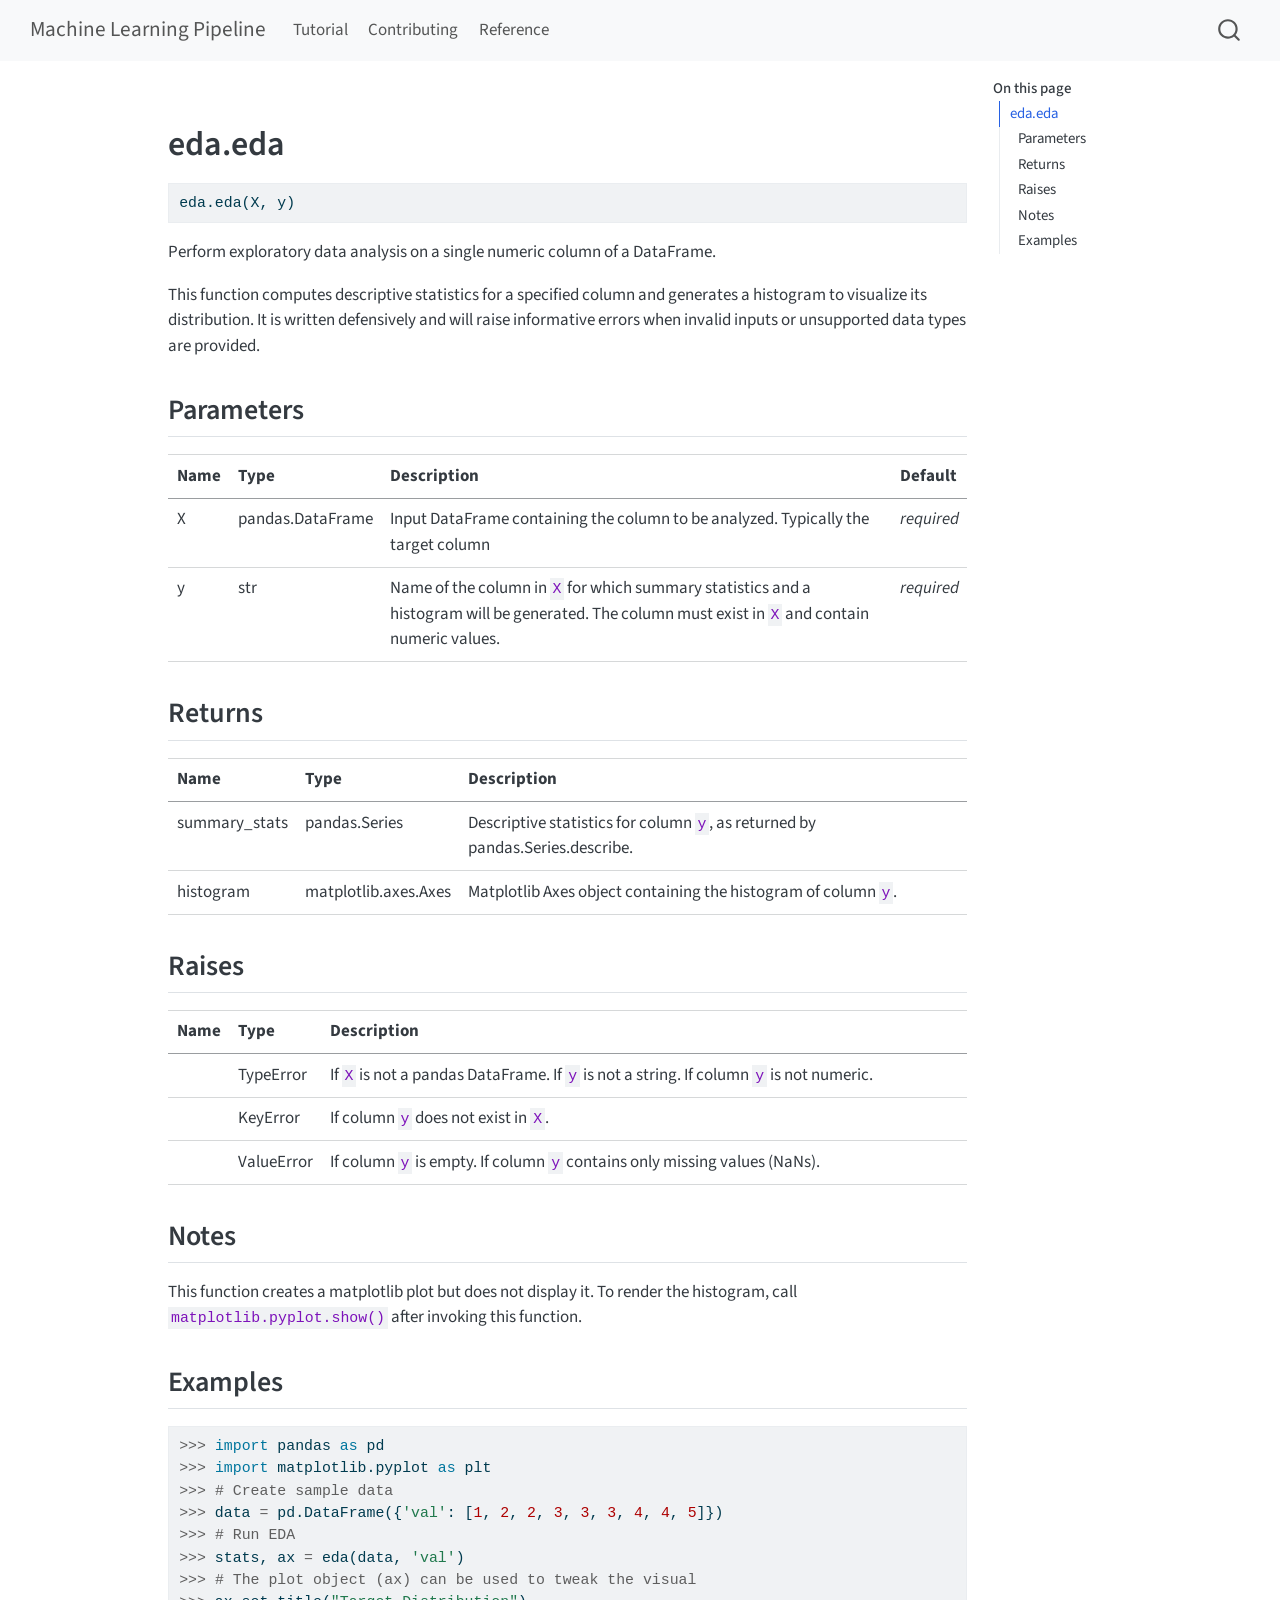
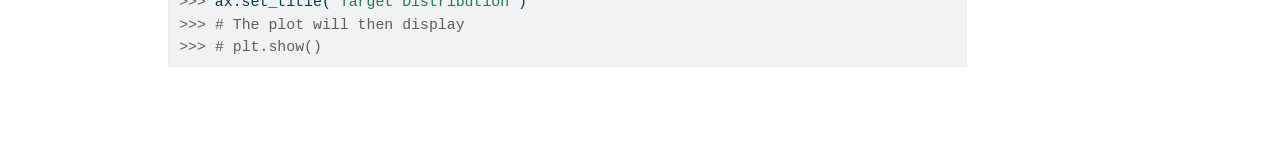
<file: reference/eda.eda.html>
<!DOCTYPE html>
<html xmlns="http://www.w3.org/1999/xhtml" lang="en" xml:lang="en"><head>

<meta charset="utf-8">
<meta name="generator" content="quarto-1.8.27">

<meta name="viewport" content="width=device-width, initial-scale=1.0, user-scalable=yes">


<title>eda.eda – Machine Learning Pipeline</title>
<style>
code{white-space: pre-wrap;}
span.smallcaps{font-variant: small-caps;}
div.columns{display: flex; gap: min(4vw, 1.5em);}
div.column{flex: auto; overflow-x: auto;}
div.hanging-indent{margin-left: 1.5em; text-indent: -1.5em;}
ul.task-list{list-style: none;}
ul.task-list li input[type="checkbox"] {
  width: 0.8em;
  margin: 0 0.8em 0.2em -1em; /* quarto-specific, see https://github.com/quarto-dev/quarto-cli/issues/4556 */ 
  vertical-align: middle;
}
/* CSS for syntax highlighting */
html { -webkit-text-size-adjust: 100%; }
pre > code.sourceCode { white-space: pre; position: relative; }
pre > code.sourceCode > span { display: inline-block; line-height: 1.25; }
pre > code.sourceCode > span:empty { height: 1.2em; }
.sourceCode { overflow: visible; }
code.sourceCode > span { color: inherit; text-decoration: inherit; }
div.sourceCode { margin: 1em 0; }
pre.sourceCode { margin: 0; }
@media screen {
div.sourceCode { overflow: auto; }
}
@media print {
pre > code.sourceCode { white-space: pre-wrap; }
pre > code.sourceCode > span { text-indent: -5em; padding-left: 5em; }
}
pre.numberSource code
  { counter-reset: source-line 0; }
pre.numberSource code > span
  { position: relative; left: -4em; counter-increment: source-line; }
pre.numberSource code > span > a:first-child::before
  { content: counter(source-line);
    position: relative; left: -1em; text-align: right; vertical-align: baseline;
    border: none; display: inline-block;
    -webkit-touch-callout: none; -webkit-user-select: none;
    -khtml-user-select: none; -moz-user-select: none;
    -ms-user-select: none; user-select: none;
    padding: 0 4px; width: 4em;
  }
pre.numberSource { margin-left: 3em;  padding-left: 4px; }
div.sourceCode
  {   }
@media screen {
pre > code.sourceCode > span > a:first-child::before { text-decoration: underline; }
}
</style>


<script src="../site_libs/quarto-nav/quarto-nav.js"></script>
<script src="../site_libs/quarto-nav/headroom.min.js"></script>
<script src="../site_libs/clipboard/clipboard.min.js"></script>
<script src="../site_libs/quarto-search/autocomplete.umd.js"></script>
<script src="../site_libs/quarto-search/fuse.min.js"></script>
<script src="../site_libs/quarto-search/quarto-search.js"></script>
<meta name="quarto:offset" content="../">
<script src="../site_libs/quarto-html/quarto.js" type="module"></script>
<script src="../site_libs/quarto-html/tabsets/tabsets.js" type="module"></script>
<script src="../site_libs/quarto-html/axe/axe-check.js" type="module"></script>
<script src="../site_libs/quarto-html/popper.min.js"></script>
<script src="../site_libs/quarto-html/tippy.umd.min.js"></script>
<script src="../site_libs/quarto-html/anchor.min.js"></script>
<link href="../site_libs/quarto-html/tippy.css" rel="stylesheet">
<link href="../site_libs/quarto-html/quarto-syntax-highlighting-ed96de9b727972fe78a7b5d16c58bf87.css" rel="stylesheet" id="quarto-text-highlighting-styles">
<script src="../site_libs/bootstrap/bootstrap.min.js"></script>
<link href="../site_libs/bootstrap/bootstrap-icons.css" rel="stylesheet">
<link href="../site_libs/bootstrap/bootstrap-0b37c64f34216b628666a8dac638b53b.min.css" rel="stylesheet" append-hash="true" id="quarto-bootstrap" data-mode="light">
<script id="quarto-search-options" type="application/json">{
  "location": "navbar",
  "copy-button": false,
  "collapse-after": 3,
  "panel-placement": "end",
  "type": "overlay",
  "limit": 50,
  "keyboard-shortcut": [
    "f",
    "/",
    "s"
  ],
  "show-item-context": false,
  "language": {
    "search-no-results-text": "No results",
    "search-matching-documents-text": "matching documents",
    "search-copy-link-title": "Copy link to search",
    "search-hide-matches-text": "Hide additional matches",
    "search-more-match-text": "more match in this document",
    "search-more-matches-text": "more matches in this document",
    "search-clear-button-title": "Clear",
    "search-text-placeholder": "",
    "search-detached-cancel-button-title": "Cancel",
    "search-submit-button-title": "Submit",
    "search-label": "Search"
  }
}</script>


</head>

<body class="nav-fixed quarto-light">

<div id="quarto-search-results"></div>
  <header id="quarto-header" class="headroom fixed-top">
    <nav class="navbar navbar-expand-lg " data-bs-theme="dark">
      <div class="navbar-container container-fluid">
      <div class="navbar-brand-container mx-auto">
    <a class="navbar-brand" href="../index.html">
    <span class="navbar-title">Machine Learning Pipeline</span>
    </a>
  </div>
            <div id="quarto-search" class="" title="Search"></div>
          <button class="navbar-toggler" type="button" data-bs-toggle="collapse" data-bs-target="#navbarCollapse" aria-controls="navbarCollapse" role="menu" aria-expanded="false" aria-label="Toggle navigation" onclick="if (window.quartoToggleHeadroom) { window.quartoToggleHeadroom(); }">
  <span class="navbar-toggler-icon"></span>
</button>
          <div class="collapse navbar-collapse" id="navbarCollapse">
            <ul class="navbar-nav navbar-nav-scroll me-auto">
  <li class="nav-item">
    <a class="nav-link" href="../tutorial.html"> 
<span class="menu-text">Tutorial</span></a>
  </li>  
  <li class="nav-item">
    <a class="nav-link" href="../CONTRIBUTING.html"> 
<span class="menu-text">Contributing</span></a>
  </li>  
  <li class="nav-item">
    <a class="nav-link" href="../reference/index.html"> 
<span class="menu-text">Reference</span></a>
  </li>  
</ul>
          </div> <!-- /navcollapse -->
            <div class="quarto-navbar-tools">
</div>
      </div> <!-- /container-fluid -->
    </nav>
</header>
<!-- content -->
<div id="quarto-content" class="quarto-container page-columns page-rows-contents page-layout-article page-navbar">
<!-- sidebar -->
<!-- margin-sidebar -->
    <div id="quarto-margin-sidebar" class="sidebar margin-sidebar">
        <nav id="TOC" role="doc-toc" class="toc-active">
    <h2 id="toc-title">On this page</h2>
   
  <ul>
  <li><a href="#dsci524_group36_mlpipeline.eda.eda" id="toc-dsci524_group36_mlpipeline.eda.eda" class="nav-link active" data-scroll-target="#dsci524_group36_mlpipeline.eda.eda">eda.eda</a>
  <ul class="collapse">
  <li><a href="#parameters" id="toc-parameters" class="nav-link" data-scroll-target="#parameters">Parameters</a></li>
  <li><a href="#returns" id="toc-returns" class="nav-link" data-scroll-target="#returns">Returns</a></li>
  <li><a href="#raises" id="toc-raises" class="nav-link" data-scroll-target="#raises">Raises</a></li>
  <li><a href="#notes" id="toc-notes" class="nav-link" data-scroll-target="#notes">Notes</a></li>
  <li><a href="#examples" id="toc-examples" class="nav-link" data-scroll-target="#examples">Examples</a></li>
  </ul></li>
  </ul>
</nav>
    </div>
<!-- main -->
<main class="content" id="quarto-document-content"><header id="title-block-header" class="quarto-title-block"></header>




<section id="dsci524_group36_mlpipeline.eda.eda" class="level1">
<h1>eda.eda</h1>
<div class="code-copy-outer-scaffold"><div class="sourceCode" id="cb1"><pre class="sourceCode python code-with-copy"><code class="sourceCode python"><span id="cb1-1"><a href="#cb1-1" aria-hidden="true" tabindex="-1"></a>eda.eda(X, y)</span></code></pre></div><button title="Copy to Clipboard" class="code-copy-button"><i class="bi"></i></button></div>
<p>Perform exploratory data analysis on a single numeric column of a DataFrame.</p>
<p>This function computes descriptive statistics for a specified column and generates a histogram to visualize its distribution. It is written defensively and will raise informative errors when invalid inputs or unsupported data types are provided.</p>
<section id="parameters" class="level2 doc-section doc-section-parameters">
<h2 class="doc-section doc-section-parameters anchored" data-anchor-id="parameters">Parameters</h2>
<table class="caption-top table">
<colgroup>
<col style="width: 4%">
<col style="width: 9%">
<col style="width: 79%">
<col style="width: 6%">
</colgroup>
<thead>
<tr class="header">
<th>Name</th>
<th>Type</th>
<th>Description</th>
<th>Default</th>
</tr>
</thead>
<tbody>
<tr class="odd">
<td>X</td>
<td>pandas.DataFrame</td>
<td>Input DataFrame containing the column to be analyzed. Typically the target column</td>
<td><em>required</em></td>
</tr>
<tr class="even">
<td>y</td>
<td>str</td>
<td>Name of the column in <code>X</code> for which summary statistics and a histogram will be generated. The column must exist in <code>X</code> and contain numeric values.</td>
<td><em>required</em></td>
</tr>
</tbody>
</table>
</section>
<section id="returns" class="level2 doc-section doc-section-returns">
<h2 class="doc-section doc-section-returns anchored" data-anchor-id="returns">Returns</h2>
<table class="caption-top table">
<colgroup>
<col style="width: 12%">
<col style="width: 18%">
<col style="width: 68%">
</colgroup>
<thead>
<tr class="header">
<th>Name</th>
<th>Type</th>
<th>Description</th>
</tr>
</thead>
<tbody>
<tr class="odd">
<td>summary_stats</td>
<td>pandas.Series</td>
<td>Descriptive statistics for column <code>y</code>, as returned by pandas.Series.describe.</td>
</tr>
<tr class="even">
<td>histogram</td>
<td>matplotlib.axes.Axes</td>
<td>Matplotlib Axes object containing the histogram of column <code>y</code>.</td>
</tr>
</tbody>
</table>
</section>
<section id="raises" class="level2 doc-section doc-section-raises">
<h2 class="doc-section doc-section-raises anchored" data-anchor-id="raises">Raises</h2>
<table class="caption-top table">
<colgroup>
<col style="width: 7%">
<col style="width: 11%">
<col style="width: 81%">
</colgroup>
<thead>
<tr class="header">
<th>Name</th>
<th>Type</th>
<th>Description</th>
</tr>
</thead>
<tbody>
<tr class="odd">
<td></td>
<td>TypeError</td>
<td>If <code>X</code> is not a pandas DataFrame. If <code>y</code> is not a string. If column <code>y</code> is not numeric.</td>
</tr>
<tr class="even">
<td></td>
<td>KeyError</td>
<td>If column <code>y</code> does not exist in <code>X</code>.</td>
</tr>
<tr class="odd">
<td></td>
<td>ValueError</td>
<td>If column <code>y</code> is empty. If column <code>y</code> contains only missing values (NaNs).</td>
</tr>
</tbody>
</table>
</section>
<section id="notes" class="level2 doc-section doc-section-notes">
<h2 class="doc-section doc-section-notes anchored" data-anchor-id="notes">Notes</h2>
<p>This function creates a matplotlib plot but does not display it. To render the histogram, call <code>matplotlib.pyplot.show()</code> after invoking this function.</p>
</section>
<section id="examples" class="level2 doc-section doc-section-examples">
<h2 class="doc-section doc-section-examples anchored" data-anchor-id="examples">Examples</h2>
<div class="code-copy-outer-scaffold"><div class="sourceCode" id="cb2"><pre class="sourceCode python code-with-copy"><code class="sourceCode python"><span id="cb2-1"><a href="#cb2-1" aria-hidden="true" tabindex="-1"></a><span class="op">&gt;&gt;&gt;</span> <span class="im">import</span> pandas <span class="im">as</span> pd</span>
<span id="cb2-2"><a href="#cb2-2" aria-hidden="true" tabindex="-1"></a><span class="op">&gt;&gt;&gt;</span> <span class="im">import</span> matplotlib.pyplot <span class="im">as</span> plt</span>
<span id="cb2-3"><a href="#cb2-3" aria-hidden="true" tabindex="-1"></a><span class="op">&gt;&gt;&gt;</span> <span class="co"># Create sample data</span></span>
<span id="cb2-4"><a href="#cb2-4" aria-hidden="true" tabindex="-1"></a><span class="op">&gt;&gt;&gt;</span> data <span class="op">=</span> pd.DataFrame({<span class="st">'val'</span>: [<span class="dv">1</span>, <span class="dv">2</span>, <span class="dv">2</span>, <span class="dv">3</span>, <span class="dv">3</span>, <span class="dv">3</span>, <span class="dv">4</span>, <span class="dv">4</span>, <span class="dv">5</span>]})</span>
<span id="cb2-5"><a href="#cb2-5" aria-hidden="true" tabindex="-1"></a><span class="op">&gt;&gt;&gt;</span> <span class="co"># Run EDA</span></span>
<span id="cb2-6"><a href="#cb2-6" aria-hidden="true" tabindex="-1"></a><span class="op">&gt;&gt;&gt;</span> stats, ax <span class="op">=</span> eda(data, <span class="st">'val'</span>)</span>
<span id="cb2-7"><a href="#cb2-7" aria-hidden="true" tabindex="-1"></a><span class="op">&gt;&gt;&gt;</span> <span class="co"># The plot object (ax) can be used to tweak the visual</span></span>
<span id="cb2-8"><a href="#cb2-8" aria-hidden="true" tabindex="-1"></a><span class="op">&gt;&gt;&gt;</span> ax.set_title(<span class="st">"Target Distribution"</span>)</span>
<span id="cb2-9"><a href="#cb2-9" aria-hidden="true" tabindex="-1"></a><span class="op">&gt;&gt;&gt;</span> <span class="co"># The plot will then display</span></span>
<span id="cb2-10"><a href="#cb2-10" aria-hidden="true" tabindex="-1"></a><span class="op">&gt;&gt;&gt;</span> <span class="co"># plt.show()</span></span></code></pre></div><button title="Copy to Clipboard" class="code-copy-button"><i class="bi"></i></button></div>


</section>
</section>

</main> <!-- /main -->
<script id="quarto-html-after-body" type="application/javascript">
  window.document.addEventListener("DOMContentLoaded", function (event) {
    const icon = "";
    const anchorJS = new window.AnchorJS();
    anchorJS.options = {
      placement: 'right',
      icon: icon
    };
    anchorJS.add('.anchored');
    const isCodeAnnotation = (el) => {
      for (const clz of el.classList) {
        if (clz.startsWith('code-annotation-')) {                     
          return true;
        }
      }
      return false;
    }
    const onCopySuccess = function(e) {
      // button target
      const button = e.trigger;
      // don't keep focus
      button.blur();
      // flash "checked"
      button.classList.add('code-copy-button-checked');
      var currentTitle = button.getAttribute("title");
      button.setAttribute("title", "Copied!");
      let tooltip;
      if (window.bootstrap) {
        button.setAttribute("data-bs-toggle", "tooltip");
        button.setAttribute("data-bs-placement", "left");
        button.setAttribute("data-bs-title", "Copied!");
        tooltip = new bootstrap.Tooltip(button, 
          { trigger: "manual", 
            customClass: "code-copy-button-tooltip",
            offset: [0, -8]});
        tooltip.show();    
      }
      setTimeout(function() {
        if (tooltip) {
          tooltip.hide();
          button.removeAttribute("data-bs-title");
          button.removeAttribute("data-bs-toggle");
          button.removeAttribute("data-bs-placement");
        }
        button.setAttribute("title", currentTitle);
        button.classList.remove('code-copy-button-checked');
      }, 1000);
      // clear code selection
      e.clearSelection();
    }
    const getTextToCopy = function(trigger) {
      const outerScaffold = trigger.parentElement.cloneNode(true);
      const codeEl = outerScaffold.querySelector('code');
      for (const childEl of codeEl.children) {
        if (isCodeAnnotation(childEl)) {
          childEl.remove();
        }
      }
      return codeEl.innerText;
    }
    const clipboard = new window.ClipboardJS('.code-copy-button:not([data-in-quarto-modal])', {
      text: getTextToCopy
    });
    clipboard.on('success', onCopySuccess);
    if (window.document.getElementById('quarto-embedded-source-code-modal')) {
      const clipboardModal = new window.ClipboardJS('.code-copy-button[data-in-quarto-modal]', {
        text: getTextToCopy,
        container: window.document.getElementById('quarto-embedded-source-code-modal')
      });
      clipboardModal.on('success', onCopySuccess);
    }
      var localhostRegex = new RegExp(/^(?:http|https):\/\/localhost\:?[0-9]*\//);
      var mailtoRegex = new RegExp(/^mailto:/);
        var filterRegex = new RegExp("https:\/\/UBC-MDS\.github\.io\/DSCI524_Group36_MLpipeline\/");
      var isInternal = (href) => {
          return filterRegex.test(href) || localhostRegex.test(href) || mailtoRegex.test(href);
      }
      // Inspect non-navigation links and adorn them if external
     var links = window.document.querySelectorAll('a[href]:not(.nav-link):not(.navbar-brand):not(.toc-action):not(.sidebar-link):not(.sidebar-item-toggle):not(.pagination-link):not(.no-external):not([aria-hidden]):not(.dropdown-item):not(.quarto-navigation-tool):not(.about-link)');
      for (var i=0; i<links.length; i++) {
        const link = links[i];
        if (!isInternal(link.href)) {
          // undo the damage that might have been done by quarto-nav.js in the case of
          // links that we want to consider external
          if (link.dataset.originalHref !== undefined) {
            link.href = link.dataset.originalHref;
          }
        }
      }
    function tippyHover(el, contentFn, onTriggerFn, onUntriggerFn) {
      const config = {
        allowHTML: true,
        maxWidth: 500,
        delay: 100,
        arrow: false,
        appendTo: function(el) {
            return el.parentElement;
        },
        interactive: true,
        interactiveBorder: 10,
        theme: 'quarto',
        placement: 'bottom-start',
      };
      if (contentFn) {
        config.content = contentFn;
      }
      if (onTriggerFn) {
        config.onTrigger = onTriggerFn;
      }
      if (onUntriggerFn) {
        config.onUntrigger = onUntriggerFn;
      }
      window.tippy(el, config); 
    }
    const noterefs = window.document.querySelectorAll('a[role="doc-noteref"]');
    for (var i=0; i<noterefs.length; i++) {
      const ref = noterefs[i];
      tippyHover(ref, function() {
        // use id or data attribute instead here
        let href = ref.getAttribute('data-footnote-href') || ref.getAttribute('href');
        try { href = new URL(href).hash; } catch {}
        const id = href.replace(/^#\/?/, "");
        const note = window.document.getElementById(id);
        if (note) {
          return note.innerHTML;
        } else {
          return "";
        }
      });
    }
    const xrefs = window.document.querySelectorAll('a.quarto-xref');
    const processXRef = (id, note) => {
      // Strip column container classes
      const stripColumnClz = (el) => {
        el.classList.remove("page-full", "page-columns");
        if (el.children) {
          for (const child of el.children) {
            stripColumnClz(child);
          }
        }
      }
      stripColumnClz(note)
      if (id === null || id.startsWith('sec-')) {
        // Special case sections, only their first couple elements
        const container = document.createElement("div");
        if (note.children && note.children.length > 2) {
          container.appendChild(note.children[0].cloneNode(true));
          for (let i = 1; i < note.children.length; i++) {
            const child = note.children[i];
            if (child.tagName === "P" && child.innerText === "") {
              continue;
            } else {
              container.appendChild(child.cloneNode(true));
              break;
            }
          }
          if (window.Quarto?.typesetMath) {
            window.Quarto.typesetMath(container);
          }
          return container.innerHTML
        } else {
          if (window.Quarto?.typesetMath) {
            window.Quarto.typesetMath(note);
          }
          return note.innerHTML;
        }
      } else {
        // Remove any anchor links if they are present
        const anchorLink = note.querySelector('a.anchorjs-link');
        if (anchorLink) {
          anchorLink.remove();
        }
        if (window.Quarto?.typesetMath) {
          window.Quarto.typesetMath(note);
        }
        if (note.classList.contains("callout")) {
          return note.outerHTML;
        } else {
          return note.innerHTML;
        }
      }
    }
    for (var i=0; i<xrefs.length; i++) {
      const xref = xrefs[i];
      tippyHover(xref, undefined, function(instance) {
        instance.disable();
        let url = xref.getAttribute('href');
        let hash = undefined; 
        if (url.startsWith('#')) {
          hash = url;
        } else {
          try { hash = new URL(url).hash; } catch {}
        }
        if (hash) {
          const id = hash.replace(/^#\/?/, "");
          const note = window.document.getElementById(id);
          if (note !== null) {
            try {
              const html = processXRef(id, note.cloneNode(true));
              instance.setContent(html);
            } finally {
              instance.enable();
              instance.show();
            }
          } else {
            // See if we can fetch this
            fetch(url.split('#')[0])
            .then(res => res.text())
            .then(html => {
              const parser = new DOMParser();
              const htmlDoc = parser.parseFromString(html, "text/html");
              const note = htmlDoc.getElementById(id);
              if (note !== null) {
                const html = processXRef(id, note);
                instance.setContent(html);
              } 
            }).finally(() => {
              instance.enable();
              instance.show();
            });
          }
        } else {
          // See if we can fetch a full url (with no hash to target)
          // This is a special case and we should probably do some content thinning / targeting
          fetch(url)
          .then(res => res.text())
          .then(html => {
            const parser = new DOMParser();
            const htmlDoc = parser.parseFromString(html, "text/html");
            const note = htmlDoc.querySelector('main.content');
            if (note !== null) {
              // This should only happen for chapter cross references
              // (since there is no id in the URL)
              // remove the first header
              if (note.children.length > 0 && note.children[0].tagName === "HEADER") {
                note.children[0].remove();
              }
              const html = processXRef(null, note);
              instance.setContent(html);
            } 
          }).finally(() => {
            instance.enable();
            instance.show();
          });
        }
      }, function(instance) {
      });
    }
        let selectedAnnoteEl;
        const selectorForAnnotation = ( cell, annotation) => {
          let cellAttr = 'data-code-cell="' + cell + '"';
          let lineAttr = 'data-code-annotation="' +  annotation + '"';
          const selector = 'span[' + cellAttr + '][' + lineAttr + ']';
          return selector;
        }
        const selectCodeLines = (annoteEl) => {
          const doc = window.document;
          const targetCell = annoteEl.getAttribute("data-target-cell");
          const targetAnnotation = annoteEl.getAttribute("data-target-annotation");
          const annoteSpan = window.document.querySelector(selectorForAnnotation(targetCell, targetAnnotation));
          const lines = annoteSpan.getAttribute("data-code-lines").split(",");
          const lineIds = lines.map((line) => {
            return targetCell + "-" + line;
          })
          let top = null;
          let height = null;
          let parent = null;
          if (lineIds.length > 0) {
              //compute the position of the single el (top and bottom and make a div)
              const el = window.document.getElementById(lineIds[0]);
              top = el.offsetTop;
              height = el.offsetHeight;
              parent = el.parentElement.parentElement;
            if (lineIds.length > 1) {
              const lastEl = window.document.getElementById(lineIds[lineIds.length - 1]);
              const bottom = lastEl.offsetTop + lastEl.offsetHeight;
              height = bottom - top;
            }
            if (top !== null && height !== null && parent !== null) {
              // cook up a div (if necessary) and position it 
              let div = window.document.getElementById("code-annotation-line-highlight");
              if (div === null) {
                div = window.document.createElement("div");
                div.setAttribute("id", "code-annotation-line-highlight");
                div.style.position = 'absolute';
                parent.appendChild(div);
              }
              div.style.top = top - 2 + "px";
              div.style.height = height + 4 + "px";
              div.style.left = 0;
              let gutterDiv = window.document.getElementById("code-annotation-line-highlight-gutter");
              if (gutterDiv === null) {
                gutterDiv = window.document.createElement("div");
                gutterDiv.setAttribute("id", "code-annotation-line-highlight-gutter");
                gutterDiv.style.position = 'absolute';
                const codeCell = window.document.getElementById(targetCell);
                const gutter = codeCell.querySelector('.code-annotation-gutter');
                gutter.appendChild(gutterDiv);
              }
              gutterDiv.style.top = top - 2 + "px";
              gutterDiv.style.height = height + 4 + "px";
            }
            selectedAnnoteEl = annoteEl;
          }
        };
        const unselectCodeLines = () => {
          const elementsIds = ["code-annotation-line-highlight", "code-annotation-line-highlight-gutter"];
          elementsIds.forEach((elId) => {
            const div = window.document.getElementById(elId);
            if (div) {
              div.remove();
            }
          });
          selectedAnnoteEl = undefined;
        };
          // Handle positioning of the toggle
      window.addEventListener(
        "resize",
        throttle(() => {
          elRect = undefined;
          if (selectedAnnoteEl) {
            selectCodeLines(selectedAnnoteEl);
          }
        }, 10)
      );
      function throttle(fn, ms) {
      let throttle = false;
      let timer;
        return (...args) => {
          if(!throttle) { // first call gets through
              fn.apply(this, args);
              throttle = true;
          } else { // all the others get throttled
              if(timer) clearTimeout(timer); // cancel #2
              timer = setTimeout(() => {
                fn.apply(this, args);
                timer = throttle = false;
              }, ms);
          }
        };
      }
        // Attach click handler to the DT
        const annoteDls = window.document.querySelectorAll('dt[data-target-cell]');
        for (const annoteDlNode of annoteDls) {
          annoteDlNode.addEventListener('click', (event) => {
            const clickedEl = event.target;
            if (clickedEl !== selectedAnnoteEl) {
              unselectCodeLines();
              const activeEl = window.document.querySelector('dt[data-target-cell].code-annotation-active');
              if (activeEl) {
                activeEl.classList.remove('code-annotation-active');
              }
              selectCodeLines(clickedEl);
              clickedEl.classList.add('code-annotation-active');
            } else {
              // Unselect the line
              unselectCodeLines();
              clickedEl.classList.remove('code-annotation-active');
            }
          });
        }
    const findCites = (el) => {
      const parentEl = el.parentElement;
      if (parentEl) {
        const cites = parentEl.dataset.cites;
        if (cites) {
          return {
            el,
            cites: cites.split(' ')
          };
        } else {
          return findCites(el.parentElement)
        }
      } else {
        return undefined;
      }
    };
    var bibliorefs = window.document.querySelectorAll('a[role="doc-biblioref"]');
    for (var i=0; i<bibliorefs.length; i++) {
      const ref = bibliorefs[i];
      const citeInfo = findCites(ref);
      if (citeInfo) {
        tippyHover(citeInfo.el, function() {
          var popup = window.document.createElement('div');
          citeInfo.cites.forEach(function(cite) {
            var citeDiv = window.document.createElement('div');
            citeDiv.classList.add('hanging-indent');
            citeDiv.classList.add('csl-entry');
            var biblioDiv = window.document.getElementById('ref-' + cite);
            if (biblioDiv) {
              citeDiv.innerHTML = biblioDiv.innerHTML;
            }
            popup.appendChild(citeDiv);
          });
          return popup.innerHTML;
        });
      }
    }
  });
  </script>
</div> <!-- /content -->




</body></html>
</file>
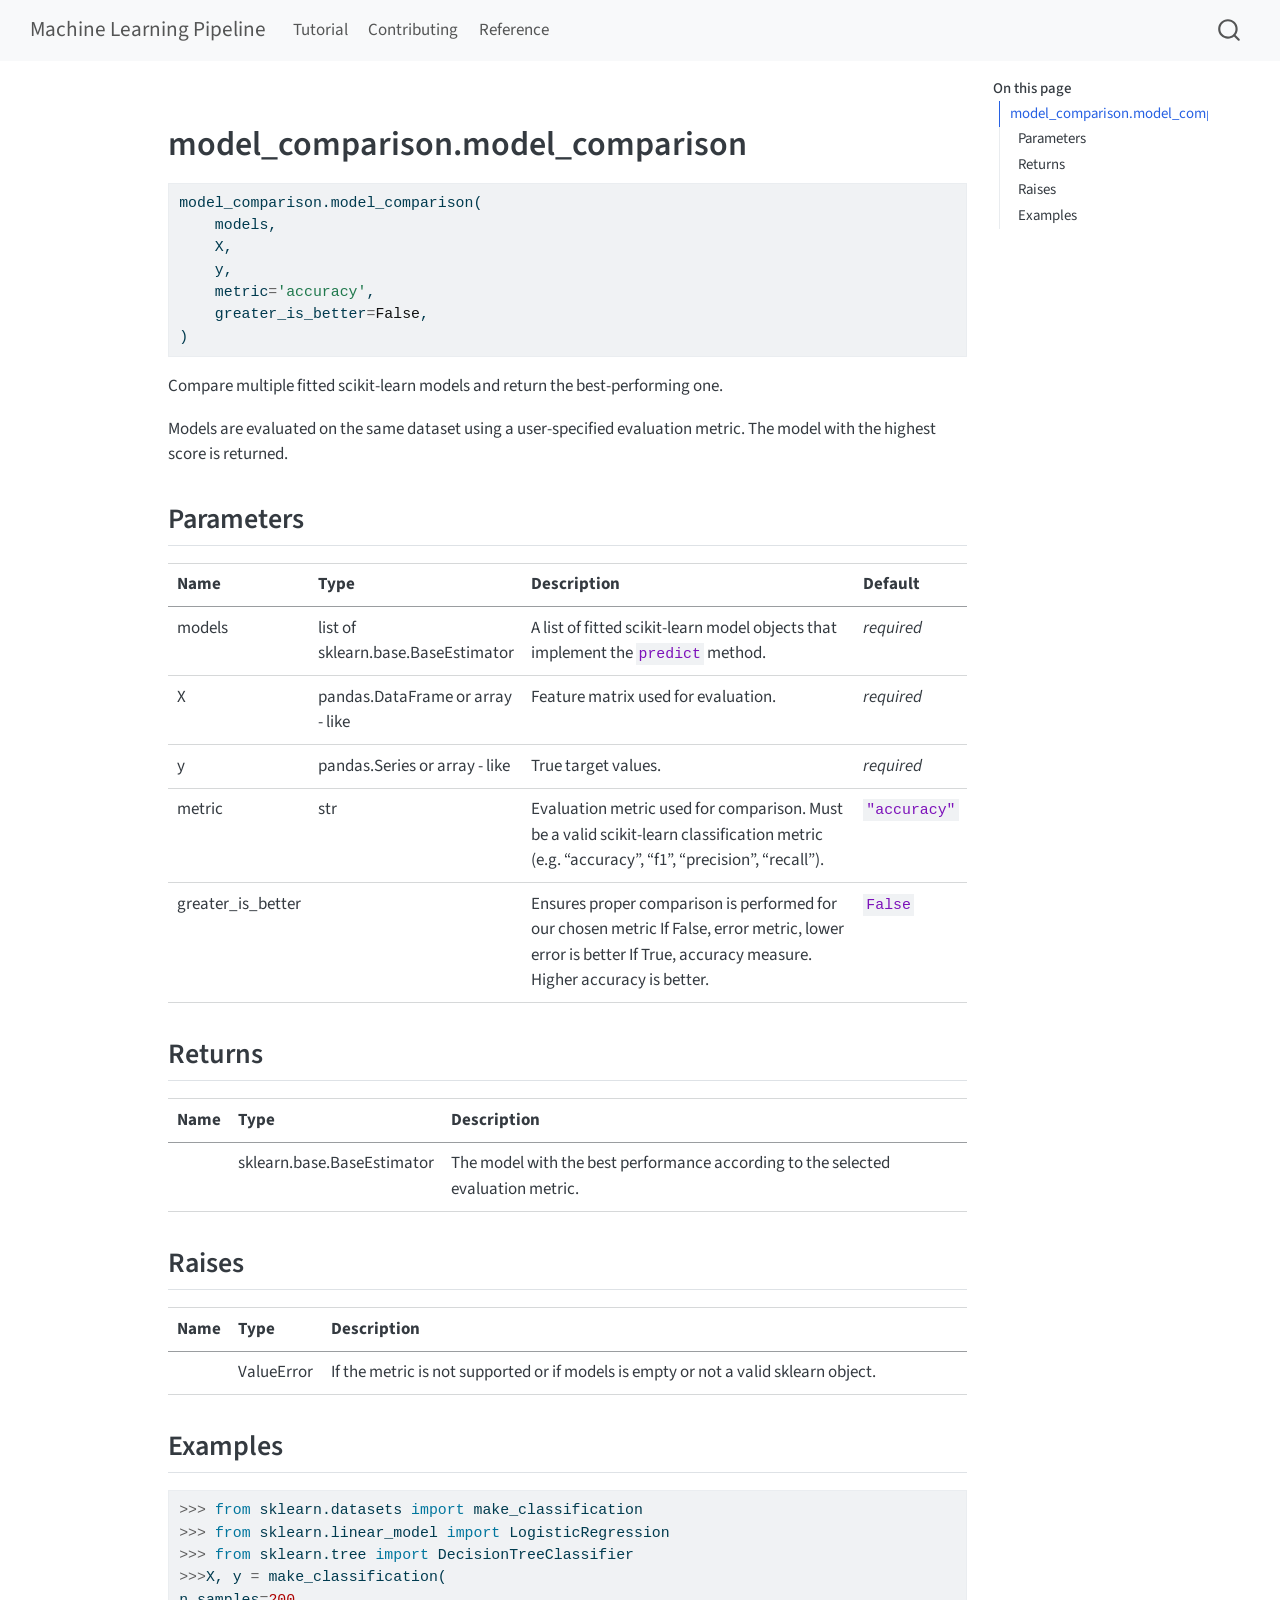
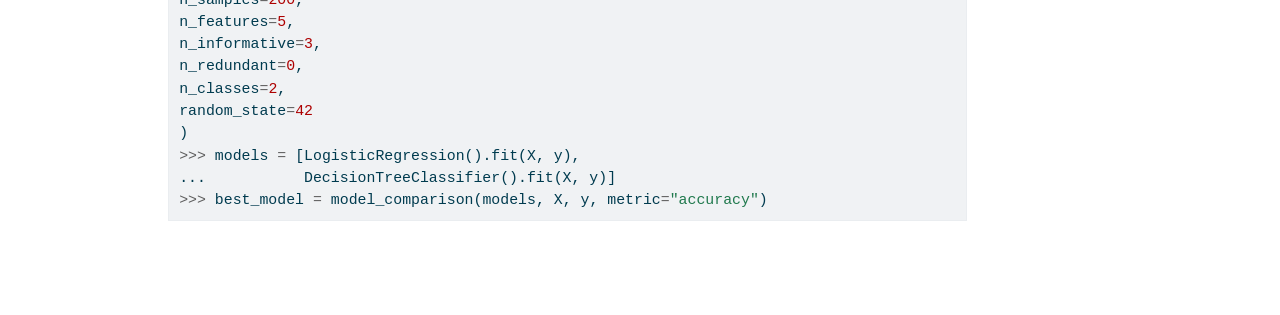
<file: reference/model_comparison.model_comparison.html>
<!DOCTYPE html>
<html xmlns="http://www.w3.org/1999/xhtml" lang="en" xml:lang="en"><head>

<meta charset="utf-8">
<meta name="generator" content="quarto-1.8.27">

<meta name="viewport" content="width=device-width, initial-scale=1.0, user-scalable=yes">


<title>model_comparison.model_comparison – Machine Learning Pipeline</title>
<style>
code{white-space: pre-wrap;}
span.smallcaps{font-variant: small-caps;}
div.columns{display: flex; gap: min(4vw, 1.5em);}
div.column{flex: auto; overflow-x: auto;}
div.hanging-indent{margin-left: 1.5em; text-indent: -1.5em;}
ul.task-list{list-style: none;}
ul.task-list li input[type="checkbox"] {
  width: 0.8em;
  margin: 0 0.8em 0.2em -1em; /* quarto-specific, see https://github.com/quarto-dev/quarto-cli/issues/4556 */ 
  vertical-align: middle;
}
/* CSS for syntax highlighting */
html { -webkit-text-size-adjust: 100%; }
pre > code.sourceCode { white-space: pre; position: relative; }
pre > code.sourceCode > span { display: inline-block; line-height: 1.25; }
pre > code.sourceCode > span:empty { height: 1.2em; }
.sourceCode { overflow: visible; }
code.sourceCode > span { color: inherit; text-decoration: inherit; }
div.sourceCode { margin: 1em 0; }
pre.sourceCode { margin: 0; }
@media screen {
div.sourceCode { overflow: auto; }
}
@media print {
pre > code.sourceCode { white-space: pre-wrap; }
pre > code.sourceCode > span { text-indent: -5em; padding-left: 5em; }
}
pre.numberSource code
  { counter-reset: source-line 0; }
pre.numberSource code > span
  { position: relative; left: -4em; counter-increment: source-line; }
pre.numberSource code > span > a:first-child::before
  { content: counter(source-line);
    position: relative; left: -1em; text-align: right; vertical-align: baseline;
    border: none; display: inline-block;
    -webkit-touch-callout: none; -webkit-user-select: none;
    -khtml-user-select: none; -moz-user-select: none;
    -ms-user-select: none; user-select: none;
    padding: 0 4px; width: 4em;
  }
pre.numberSource { margin-left: 3em;  padding-left: 4px; }
div.sourceCode
  {   }
@media screen {
pre > code.sourceCode > span > a:first-child::before { text-decoration: underline; }
}
</style>


<script src="../site_libs/quarto-nav/quarto-nav.js"></script>
<script src="../site_libs/quarto-nav/headroom.min.js"></script>
<script src="../site_libs/clipboard/clipboard.min.js"></script>
<script src="../site_libs/quarto-search/autocomplete.umd.js"></script>
<script src="../site_libs/quarto-search/fuse.min.js"></script>
<script src="../site_libs/quarto-search/quarto-search.js"></script>
<meta name="quarto:offset" content="../">
<script src="../site_libs/quarto-html/quarto.js" type="module"></script>
<script src="../site_libs/quarto-html/tabsets/tabsets.js" type="module"></script>
<script src="../site_libs/quarto-html/axe/axe-check.js" type="module"></script>
<script src="../site_libs/quarto-html/popper.min.js"></script>
<script src="../site_libs/quarto-html/tippy.umd.min.js"></script>
<script src="../site_libs/quarto-html/anchor.min.js"></script>
<link href="../site_libs/quarto-html/tippy.css" rel="stylesheet">
<link href="../site_libs/quarto-html/quarto-syntax-highlighting-ed96de9b727972fe78a7b5d16c58bf87.css" rel="stylesheet" id="quarto-text-highlighting-styles">
<script src="../site_libs/bootstrap/bootstrap.min.js"></script>
<link href="../site_libs/bootstrap/bootstrap-icons.css" rel="stylesheet">
<link href="../site_libs/bootstrap/bootstrap-0b37c64f34216b628666a8dac638b53b.min.css" rel="stylesheet" append-hash="true" id="quarto-bootstrap" data-mode="light">
<script id="quarto-search-options" type="application/json">{
  "location": "navbar",
  "copy-button": false,
  "collapse-after": 3,
  "panel-placement": "end",
  "type": "overlay",
  "limit": 50,
  "keyboard-shortcut": [
    "f",
    "/",
    "s"
  ],
  "show-item-context": false,
  "language": {
    "search-no-results-text": "No results",
    "search-matching-documents-text": "matching documents",
    "search-copy-link-title": "Copy link to search",
    "search-hide-matches-text": "Hide additional matches",
    "search-more-match-text": "more match in this document",
    "search-more-matches-text": "more matches in this document",
    "search-clear-button-title": "Clear",
    "search-text-placeholder": "",
    "search-detached-cancel-button-title": "Cancel",
    "search-submit-button-title": "Submit",
    "search-label": "Search"
  }
}</script>


</head>

<body class="nav-fixed quarto-light">

<div id="quarto-search-results"></div>
  <header id="quarto-header" class="headroom fixed-top">
    <nav class="navbar navbar-expand-lg " data-bs-theme="dark">
      <div class="navbar-container container-fluid">
      <div class="navbar-brand-container mx-auto">
    <a class="navbar-brand" href="../index.html">
    <span class="navbar-title">Machine Learning Pipeline</span>
    </a>
  </div>
            <div id="quarto-search" class="" title="Search"></div>
          <button class="navbar-toggler" type="button" data-bs-toggle="collapse" data-bs-target="#navbarCollapse" aria-controls="navbarCollapse" role="menu" aria-expanded="false" aria-label="Toggle navigation" onclick="if (window.quartoToggleHeadroom) { window.quartoToggleHeadroom(); }">
  <span class="navbar-toggler-icon"></span>
</button>
          <div class="collapse navbar-collapse" id="navbarCollapse">
            <ul class="navbar-nav navbar-nav-scroll me-auto">
  <li class="nav-item">
    <a class="nav-link" href="../tutorial.html"> 
<span class="menu-text">Tutorial</span></a>
  </li>  
  <li class="nav-item">
    <a class="nav-link" href="../CONTRIBUTING.html"> 
<span class="menu-text">Contributing</span></a>
  </li>  
  <li class="nav-item">
    <a class="nav-link" href="../reference/index.html"> 
<span class="menu-text">Reference</span></a>
  </li>  
</ul>
          </div> <!-- /navcollapse -->
            <div class="quarto-navbar-tools">
</div>
      </div> <!-- /container-fluid -->
    </nav>
</header>
<!-- content -->
<div id="quarto-content" class="quarto-container page-columns page-rows-contents page-layout-article page-navbar">
<!-- sidebar -->
<!-- margin-sidebar -->
    <div id="quarto-margin-sidebar" class="sidebar margin-sidebar">
        <nav id="TOC" role="doc-toc" class="toc-active">
    <h2 id="toc-title">On this page</h2>
   
  <ul>
  <li><a href="#dsci524_group36_mlpipeline.model_comparison.model_comparison" id="toc-dsci524_group36_mlpipeline.model_comparison.model_comparison" class="nav-link active" data-scroll-target="#dsci524_group36_mlpipeline.model_comparison.model_comparison">model_comparison.model_comparison</a>
  <ul class="collapse">
  <li><a href="#parameters" id="toc-parameters" class="nav-link" data-scroll-target="#parameters">Parameters</a></li>
  <li><a href="#returns" id="toc-returns" class="nav-link" data-scroll-target="#returns">Returns</a></li>
  <li><a href="#raises" id="toc-raises" class="nav-link" data-scroll-target="#raises">Raises</a></li>
  <li><a href="#examples" id="toc-examples" class="nav-link" data-scroll-target="#examples">Examples</a></li>
  </ul></li>
  </ul>
</nav>
    </div>
<!-- main -->
<main class="content" id="quarto-document-content"><header id="title-block-header" class="quarto-title-block"></header>




<section id="dsci524_group36_mlpipeline.model_comparison.model_comparison" class="level1">
<h1>model_comparison.model_comparison</h1>
<div class="code-copy-outer-scaffold"><div class="sourceCode" id="cb1"><pre class="sourceCode python code-with-copy"><code class="sourceCode python"><span id="cb1-1"><a href="#cb1-1" aria-hidden="true" tabindex="-1"></a>model_comparison.model_comparison(</span>
<span id="cb1-2"><a href="#cb1-2" aria-hidden="true" tabindex="-1"></a>    models,</span>
<span id="cb1-3"><a href="#cb1-3" aria-hidden="true" tabindex="-1"></a>    X,</span>
<span id="cb1-4"><a href="#cb1-4" aria-hidden="true" tabindex="-1"></a>    y,</span>
<span id="cb1-5"><a href="#cb1-5" aria-hidden="true" tabindex="-1"></a>    metric<span class="op">=</span><span class="st">'accuracy'</span>,</span>
<span id="cb1-6"><a href="#cb1-6" aria-hidden="true" tabindex="-1"></a>    greater_is_better<span class="op">=</span><span class="va">False</span>,</span>
<span id="cb1-7"><a href="#cb1-7" aria-hidden="true" tabindex="-1"></a>)</span></code></pre></div><button title="Copy to Clipboard" class="code-copy-button"><i class="bi"></i></button></div>
<p>Compare multiple fitted scikit-learn models and return the best-performing one.</p>
<p>Models are evaluated on the same dataset using a user-specified evaluation metric. The model with the highest score is returned.</p>
<section id="parameters" class="level2 doc-section doc-section-parameters">
<h2 class="doc-section doc-section-parameters anchored" data-anchor-id="parameters">Parameters</h2>
<table class="caption-top table">
<colgroup>
<col style="width: 8%">
<col style="width: 15%">
<col style="width: 70%">
<col style="width: 6%">
</colgroup>
<thead>
<tr class="header">
<th>Name</th>
<th>Type</th>
<th>Description</th>
<th>Default</th>
</tr>
</thead>
<tbody>
<tr class="odd">
<td>models</td>
<td>list of sklearn.base.BaseEstimator</td>
<td>A list of fitted scikit-learn model objects that implement the <code>predict</code> method.</td>
<td><em>required</em></td>
</tr>
<tr class="even">
<td>X</td>
<td>pandas.DataFrame or array - like</td>
<td>Feature matrix used for evaluation.</td>
<td><em>required</em></td>
</tr>
<tr class="odd">
<td>y</td>
<td>pandas.Series or array - like</td>
<td>True target values.</td>
<td><em>required</em></td>
</tr>
<tr class="even">
<td>metric</td>
<td>str</td>
<td>Evaluation metric used for comparison. Must be a valid scikit-learn classification metric (e.g.&nbsp;“accuracy”, “f1”, “precision”, “recall”).</td>
<td><code>"accuracy"</code></td>
</tr>
<tr class="odd">
<td>greater_is_better</td>
<td></td>
<td>Ensures proper comparison is performed for our chosen metric If False, error metric, lower error is better If True, accuracy measure. Higher accuracy is better.</td>
<td><code>False</code></td>
</tr>
</tbody>
</table>
</section>
<section id="returns" class="level2 doc-section doc-section-returns">
<h2 class="doc-section doc-section-returns anchored" data-anchor-id="returns">Returns</h2>
<table class="caption-top table">
<colgroup>
<col style="width: 6%">
<col style="width: 23%">
<col style="width: 69%">
</colgroup>
<thead>
<tr class="header">
<th>Name</th>
<th>Type</th>
<th>Description</th>
</tr>
</thead>
<tbody>
<tr class="odd">
<td></td>
<td>sklearn.base.BaseEstimator</td>
<td>The model with the best performance according to the selected evaluation metric.</td>
</tr>
</tbody>
</table>
</section>
<section id="raises" class="level2 doc-section doc-section-raises">
<h2 class="doc-section doc-section-raises anchored" data-anchor-id="raises">Raises</h2>
<table class="caption-top table">
<colgroup>
<col style="width: 7%">
<col style="width: 11%">
<col style="width: 80%">
</colgroup>
<thead>
<tr class="header">
<th>Name</th>
<th>Type</th>
<th>Description</th>
</tr>
</thead>
<tbody>
<tr class="odd">
<td></td>
<td>ValueError</td>
<td>If the metric is not supported or if models is empty or not a valid sklearn object.</td>
</tr>
</tbody>
</table>
</section>
<section id="examples" class="level2 doc-section doc-section-examples">
<h2 class="doc-section doc-section-examples anchored" data-anchor-id="examples">Examples</h2>
<div class="code-copy-outer-scaffold"><div class="sourceCode" id="cb2"><pre class="sourceCode python code-with-copy"><code class="sourceCode python"><span id="cb2-1"><a href="#cb2-1" aria-hidden="true" tabindex="-1"></a><span class="op">&gt;&gt;&gt;</span> <span class="im">from</span> sklearn.datasets <span class="im">import</span> make_classification</span>
<span id="cb2-2"><a href="#cb2-2" aria-hidden="true" tabindex="-1"></a><span class="op">&gt;&gt;&gt;</span> <span class="im">from</span> sklearn.linear_model <span class="im">import</span> LogisticRegression</span>
<span id="cb2-3"><a href="#cb2-3" aria-hidden="true" tabindex="-1"></a><span class="op">&gt;&gt;&gt;</span> <span class="im">from</span> sklearn.tree <span class="im">import</span> DecisionTreeClassifier</span>
<span id="cb2-4"><a href="#cb2-4" aria-hidden="true" tabindex="-1"></a><span class="op">&gt;&gt;&gt;</span>X, y <span class="op">=</span> make_classification(</span>
<span id="cb2-5"><a href="#cb2-5" aria-hidden="true" tabindex="-1"></a>n_samples<span class="op">=</span><span class="dv">200</span>,</span>
<span id="cb2-6"><a href="#cb2-6" aria-hidden="true" tabindex="-1"></a>n_features<span class="op">=</span><span class="dv">5</span>,</span>
<span id="cb2-7"><a href="#cb2-7" aria-hidden="true" tabindex="-1"></a>n_informative<span class="op">=</span><span class="dv">3</span>,</span>
<span id="cb2-8"><a href="#cb2-8" aria-hidden="true" tabindex="-1"></a>n_redundant<span class="op">=</span><span class="dv">0</span>,</span>
<span id="cb2-9"><a href="#cb2-9" aria-hidden="true" tabindex="-1"></a>n_classes<span class="op">=</span><span class="dv">2</span>,</span>
<span id="cb2-10"><a href="#cb2-10" aria-hidden="true" tabindex="-1"></a>random_state<span class="op">=</span><span class="dv">42</span></span>
<span id="cb2-11"><a href="#cb2-11" aria-hidden="true" tabindex="-1"></a>)</span>
<span id="cb2-12"><a href="#cb2-12" aria-hidden="true" tabindex="-1"></a><span class="op">&gt;&gt;&gt;</span> models <span class="op">=</span> [LogisticRegression().fit(X, y),</span>
<span id="cb2-13"><a href="#cb2-13" aria-hidden="true" tabindex="-1"></a>...           DecisionTreeClassifier().fit(X, y)]</span>
<span id="cb2-14"><a href="#cb2-14" aria-hidden="true" tabindex="-1"></a><span class="op">&gt;&gt;&gt;</span> best_model <span class="op">=</span> model_comparison(models, X, y, metric<span class="op">=</span><span class="st">"accuracy"</span>)</span></code></pre></div><button title="Copy to Clipboard" class="code-copy-button"><i class="bi"></i></button></div>


</section>
</section>

</main> <!-- /main -->
<script id="quarto-html-after-body" type="application/javascript">
  window.document.addEventListener("DOMContentLoaded", function (event) {
    const icon = "";
    const anchorJS = new window.AnchorJS();
    anchorJS.options = {
      placement: 'right',
      icon: icon
    };
    anchorJS.add('.anchored');
    const isCodeAnnotation = (el) => {
      for (const clz of el.classList) {
        if (clz.startsWith('code-annotation-')) {                     
          return true;
        }
      }
      return false;
    }
    const onCopySuccess = function(e) {
      // button target
      const button = e.trigger;
      // don't keep focus
      button.blur();
      // flash "checked"
      button.classList.add('code-copy-button-checked');
      var currentTitle = button.getAttribute("title");
      button.setAttribute("title", "Copied!");
      let tooltip;
      if (window.bootstrap) {
        button.setAttribute("data-bs-toggle", "tooltip");
        button.setAttribute("data-bs-placement", "left");
        button.setAttribute("data-bs-title", "Copied!");
        tooltip = new bootstrap.Tooltip(button, 
          { trigger: "manual", 
            customClass: "code-copy-button-tooltip",
            offset: [0, -8]});
        tooltip.show();    
      }
      setTimeout(function() {
        if (tooltip) {
          tooltip.hide();
          button.removeAttribute("data-bs-title");
          button.removeAttribute("data-bs-toggle");
          button.removeAttribute("data-bs-placement");
        }
        button.setAttribute("title", currentTitle);
        button.classList.remove('code-copy-button-checked');
      }, 1000);
      // clear code selection
      e.clearSelection();
    }
    const getTextToCopy = function(trigger) {
      const outerScaffold = trigger.parentElement.cloneNode(true);
      const codeEl = outerScaffold.querySelector('code');
      for (const childEl of codeEl.children) {
        if (isCodeAnnotation(childEl)) {
          childEl.remove();
        }
      }
      return codeEl.innerText;
    }
    const clipboard = new window.ClipboardJS('.code-copy-button:not([data-in-quarto-modal])', {
      text: getTextToCopy
    });
    clipboard.on('success', onCopySuccess);
    if (window.document.getElementById('quarto-embedded-source-code-modal')) {
      const clipboardModal = new window.ClipboardJS('.code-copy-button[data-in-quarto-modal]', {
        text: getTextToCopy,
        container: window.document.getElementById('quarto-embedded-source-code-modal')
      });
      clipboardModal.on('success', onCopySuccess);
    }
      var localhostRegex = new RegExp(/^(?:http|https):\/\/localhost\:?[0-9]*\//);
      var mailtoRegex = new RegExp(/^mailto:/);
        var filterRegex = new RegExp("https:\/\/UBC-MDS\.github\.io\/DSCI524_Group36_MLpipeline\/");
      var isInternal = (href) => {
          return filterRegex.test(href) || localhostRegex.test(href) || mailtoRegex.test(href);
      }
      // Inspect non-navigation links and adorn them if external
     var links = window.document.querySelectorAll('a[href]:not(.nav-link):not(.navbar-brand):not(.toc-action):not(.sidebar-link):not(.sidebar-item-toggle):not(.pagination-link):not(.no-external):not([aria-hidden]):not(.dropdown-item):not(.quarto-navigation-tool):not(.about-link)');
      for (var i=0; i<links.length; i++) {
        const link = links[i];
        if (!isInternal(link.href)) {
          // undo the damage that might have been done by quarto-nav.js in the case of
          // links that we want to consider external
          if (link.dataset.originalHref !== undefined) {
            link.href = link.dataset.originalHref;
          }
        }
      }
    function tippyHover(el, contentFn, onTriggerFn, onUntriggerFn) {
      const config = {
        allowHTML: true,
        maxWidth: 500,
        delay: 100,
        arrow: false,
        appendTo: function(el) {
            return el.parentElement;
        },
        interactive: true,
        interactiveBorder: 10,
        theme: 'quarto',
        placement: 'bottom-start',
      };
      if (contentFn) {
        config.content = contentFn;
      }
      if (onTriggerFn) {
        config.onTrigger = onTriggerFn;
      }
      if (onUntriggerFn) {
        config.onUntrigger = onUntriggerFn;
      }
      window.tippy(el, config); 
    }
    const noterefs = window.document.querySelectorAll('a[role="doc-noteref"]');
    for (var i=0; i<noterefs.length; i++) {
      const ref = noterefs[i];
      tippyHover(ref, function() {
        // use id or data attribute instead here
        let href = ref.getAttribute('data-footnote-href') || ref.getAttribute('href');
        try { href = new URL(href).hash; } catch {}
        const id = href.replace(/^#\/?/, "");
        const note = window.document.getElementById(id);
        if (note) {
          return note.innerHTML;
        } else {
          return "";
        }
      });
    }
    const xrefs = window.document.querySelectorAll('a.quarto-xref');
    const processXRef = (id, note) => {
      // Strip column container classes
      const stripColumnClz = (el) => {
        el.classList.remove("page-full", "page-columns");
        if (el.children) {
          for (const child of el.children) {
            stripColumnClz(child);
          }
        }
      }
      stripColumnClz(note)
      if (id === null || id.startsWith('sec-')) {
        // Special case sections, only their first couple elements
        const container = document.createElement("div");
        if (note.children && note.children.length > 2) {
          container.appendChild(note.children[0].cloneNode(true));
          for (let i = 1; i < note.children.length; i++) {
            const child = note.children[i];
            if (child.tagName === "P" && child.innerText === "") {
              continue;
            } else {
              container.appendChild(child.cloneNode(true));
              break;
            }
          }
          if (window.Quarto?.typesetMath) {
            window.Quarto.typesetMath(container);
          }
          return container.innerHTML
        } else {
          if (window.Quarto?.typesetMath) {
            window.Quarto.typesetMath(note);
          }
          return note.innerHTML;
        }
      } else {
        // Remove any anchor links if they are present
        const anchorLink = note.querySelector('a.anchorjs-link');
        if (anchorLink) {
          anchorLink.remove();
        }
        if (window.Quarto?.typesetMath) {
          window.Quarto.typesetMath(note);
        }
        if (note.classList.contains("callout")) {
          return note.outerHTML;
        } else {
          return note.innerHTML;
        }
      }
    }
    for (var i=0; i<xrefs.length; i++) {
      const xref = xrefs[i];
      tippyHover(xref, undefined, function(instance) {
        instance.disable();
        let url = xref.getAttribute('href');
        let hash = undefined; 
        if (url.startsWith('#')) {
          hash = url;
        } else {
          try { hash = new URL(url).hash; } catch {}
        }
        if (hash) {
          const id = hash.replace(/^#\/?/, "");
          const note = window.document.getElementById(id);
          if (note !== null) {
            try {
              const html = processXRef(id, note.cloneNode(true));
              instance.setContent(html);
            } finally {
              instance.enable();
              instance.show();
            }
          } else {
            // See if we can fetch this
            fetch(url.split('#')[0])
            .then(res => res.text())
            .then(html => {
              const parser = new DOMParser();
              const htmlDoc = parser.parseFromString(html, "text/html");
              const note = htmlDoc.getElementById(id);
              if (note !== null) {
                const html = processXRef(id, note);
                instance.setContent(html);
              } 
            }).finally(() => {
              instance.enable();
              instance.show();
            });
          }
        } else {
          // See if we can fetch a full url (with no hash to target)
          // This is a special case and we should probably do some content thinning / targeting
          fetch(url)
          .then(res => res.text())
          .then(html => {
            const parser = new DOMParser();
            const htmlDoc = parser.parseFromString(html, "text/html");
            const note = htmlDoc.querySelector('main.content');
            if (note !== null) {
              // This should only happen for chapter cross references
              // (since there is no id in the URL)
              // remove the first header
              if (note.children.length > 0 && note.children[0].tagName === "HEADER") {
                note.children[0].remove();
              }
              const html = processXRef(null, note);
              instance.setContent(html);
            } 
          }).finally(() => {
            instance.enable();
            instance.show();
          });
        }
      }, function(instance) {
      });
    }
        let selectedAnnoteEl;
        const selectorForAnnotation = ( cell, annotation) => {
          let cellAttr = 'data-code-cell="' + cell + '"';
          let lineAttr = 'data-code-annotation="' +  annotation + '"';
          const selector = 'span[' + cellAttr + '][' + lineAttr + ']';
          return selector;
        }
        const selectCodeLines = (annoteEl) => {
          const doc = window.document;
          const targetCell = annoteEl.getAttribute("data-target-cell");
          const targetAnnotation = annoteEl.getAttribute("data-target-annotation");
          const annoteSpan = window.document.querySelector(selectorForAnnotation(targetCell, targetAnnotation));
          const lines = annoteSpan.getAttribute("data-code-lines").split(",");
          const lineIds = lines.map((line) => {
            return targetCell + "-" + line;
          })
          let top = null;
          let height = null;
          let parent = null;
          if (lineIds.length > 0) {
              //compute the position of the single el (top and bottom and make a div)
              const el = window.document.getElementById(lineIds[0]);
              top = el.offsetTop;
              height = el.offsetHeight;
              parent = el.parentElement.parentElement;
            if (lineIds.length > 1) {
              const lastEl = window.document.getElementById(lineIds[lineIds.length - 1]);
              const bottom = lastEl.offsetTop + lastEl.offsetHeight;
              height = bottom - top;
            }
            if (top !== null && height !== null && parent !== null) {
              // cook up a div (if necessary) and position it 
              let div = window.document.getElementById("code-annotation-line-highlight");
              if (div === null) {
                div = window.document.createElement("div");
                div.setAttribute("id", "code-annotation-line-highlight");
                div.style.position = 'absolute';
                parent.appendChild(div);
              }
              div.style.top = top - 2 + "px";
              div.style.height = height + 4 + "px";
              div.style.left = 0;
              let gutterDiv = window.document.getElementById("code-annotation-line-highlight-gutter");
              if (gutterDiv === null) {
                gutterDiv = window.document.createElement("div");
                gutterDiv.setAttribute("id", "code-annotation-line-highlight-gutter");
                gutterDiv.style.position = 'absolute';
                const codeCell = window.document.getElementById(targetCell);
                const gutter = codeCell.querySelector('.code-annotation-gutter');
                gutter.appendChild(gutterDiv);
              }
              gutterDiv.style.top = top - 2 + "px";
              gutterDiv.style.height = height + 4 + "px";
            }
            selectedAnnoteEl = annoteEl;
          }
        };
        const unselectCodeLines = () => {
          const elementsIds = ["code-annotation-line-highlight", "code-annotation-line-highlight-gutter"];
          elementsIds.forEach((elId) => {
            const div = window.document.getElementById(elId);
            if (div) {
              div.remove();
            }
          });
          selectedAnnoteEl = undefined;
        };
          // Handle positioning of the toggle
      window.addEventListener(
        "resize",
        throttle(() => {
          elRect = undefined;
          if (selectedAnnoteEl) {
            selectCodeLines(selectedAnnoteEl);
          }
        }, 10)
      );
      function throttle(fn, ms) {
      let throttle = false;
      let timer;
        return (...args) => {
          if(!throttle) { // first call gets through
              fn.apply(this, args);
              throttle = true;
          } else { // all the others get throttled
              if(timer) clearTimeout(timer); // cancel #2
              timer = setTimeout(() => {
                fn.apply(this, args);
                timer = throttle = false;
              }, ms);
          }
        };
      }
        // Attach click handler to the DT
        const annoteDls = window.document.querySelectorAll('dt[data-target-cell]');
        for (const annoteDlNode of annoteDls) {
          annoteDlNode.addEventListener('click', (event) => {
            const clickedEl = event.target;
            if (clickedEl !== selectedAnnoteEl) {
              unselectCodeLines();
              const activeEl = window.document.querySelector('dt[data-target-cell].code-annotation-active');
              if (activeEl) {
                activeEl.classList.remove('code-annotation-active');
              }
              selectCodeLines(clickedEl);
              clickedEl.classList.add('code-annotation-active');
            } else {
              // Unselect the line
              unselectCodeLines();
              clickedEl.classList.remove('code-annotation-active');
            }
          });
        }
    const findCites = (el) => {
      const parentEl = el.parentElement;
      if (parentEl) {
        const cites = parentEl.dataset.cites;
        if (cites) {
          return {
            el,
            cites: cites.split(' ')
          };
        } else {
          return findCites(el.parentElement)
        }
      } else {
        return undefined;
      }
    };
    var bibliorefs = window.document.querySelectorAll('a[role="doc-biblioref"]');
    for (var i=0; i<bibliorefs.length; i++) {
      const ref = bibliorefs[i];
      const citeInfo = findCites(ref);
      if (citeInfo) {
        tippyHover(citeInfo.el, function() {
          var popup = window.document.createElement('div');
          citeInfo.cites.forEach(function(cite) {
            var citeDiv = window.document.createElement('div');
            citeDiv.classList.add('hanging-indent');
            citeDiv.classList.add('csl-entry');
            var biblioDiv = window.document.getElementById('ref-' + cite);
            if (biblioDiv) {
              citeDiv.innerHTML = biblioDiv.innerHTML;
            }
            popup.appendChild(citeDiv);
          });
          return popup.innerHTML;
        });
      }
    }
  });
  </script>
</div> <!-- /content -->




</body></html>
</file>
<file: site_libs/quarto-html/tippy.css>
.tippy-box[data-animation=fade][data-state=hidden]{opacity:0}[data-tippy-root]{max-width:calc(100vw - 10px)}.tippy-box{position:relative;background-color:#333;color:#fff;border-radius:4px;font-size:14px;line-height:1.4;white-space:normal;outline:0;transition-property:transform,visibility,opacity}.tippy-box[data-placement^=top]>.tippy-arrow{bottom:0}.tippy-box[data-placement^=top]>.tippy-arrow:before{bottom:-7px;left:0;border-width:8px 8px 0;border-top-color:initial;transform-origin:center top}.tippy-box[data-placement^=bottom]>.tippy-arrow{top:0}.tippy-box[data-placement^=bottom]>.tippy-arrow:before{top:-7px;left:0;border-width:0 8px 8px;border-bottom-color:initial;transform-origin:center bottom}.tippy-box[data-placement^=left]>.tippy-arrow{right:0}.tippy-box[data-placement^=left]>.tippy-arrow:before{border-width:8px 0 8px 8px;border-left-color:initial;right:-7px;transform-origin:center left}.tippy-box[data-placement^=right]>.tippy-arrow{left:0}.tippy-box[data-placement^=right]>.tippy-arrow:before{left:-7px;border-width:8px 8px 8px 0;border-right-color:initial;transform-origin:center right}.tippy-box[data-inertia][data-state=visible]{transition-timing-function:cubic-bezier(.54,1.5,.38,1.11)}.tippy-arrow{width:16px;height:16px;color:#333}.tippy-arrow:before{content:"";position:absolute;border-color:transparent;border-style:solid}.tippy-content{position:relative;padding:5px 9px;z-index:1}
</file>
<file: site_libs/quarto-html/quarto-syntax-highlighting-ed96de9b727972fe78a7b5d16c58bf87.css>
/* quarto syntax highlight colors */
:root {
  --quarto-hl-ot-color: #003B4F;
  --quarto-hl-at-color: #657422;
  --quarto-hl-ss-color: #20794D;
  --quarto-hl-an-color: #5E5E5E;
  --quarto-hl-fu-color: #4758AB;
  --quarto-hl-st-color: #20794D;
  --quarto-hl-cf-color: #003B4F;
  --quarto-hl-op-color: #5E5E5E;
  --quarto-hl-er-color: #AD0000;
  --quarto-hl-bn-color: #AD0000;
  --quarto-hl-al-color: #AD0000;
  --quarto-hl-va-color: #111111;
  --quarto-hl-bu-color: inherit;
  --quarto-hl-ex-color: inherit;
  --quarto-hl-pp-color: #AD0000;
  --quarto-hl-in-color: #5E5E5E;
  --quarto-hl-vs-color: #20794D;
  --quarto-hl-wa-color: #5E5E5E;
  --quarto-hl-do-color: #5E5E5E;
  --quarto-hl-im-color: #00769E;
  --quarto-hl-ch-color: #20794D;
  --quarto-hl-dt-color: #AD0000;
  --quarto-hl-fl-color: #AD0000;
  --quarto-hl-co-color: #5E5E5E;
  --quarto-hl-cv-color: #5E5E5E;
  --quarto-hl-cn-color: #8f5902;
  --quarto-hl-sc-color: #5E5E5E;
  --quarto-hl-dv-color: #AD0000;
  --quarto-hl-kw-color: #003B4F;
}

/* other quarto variables */
:root {
  --quarto-font-monospace: SFMono-Regular, Menlo, Monaco, Consolas, "Liberation Mono", "Courier New", monospace;
}

/* syntax highlight based on Pandoc's rules */
pre > code.sourceCode > span {
  color: #003B4F;
}

code.sourceCode > span {
  color: #003B4F;
}

div.sourceCode,
div.sourceCode pre.sourceCode {
  color: #003B4F;
}

/* Normal */
code span {
  color: #003B4F;
}

/* Alert */
code span.al {
  color: #AD0000;
  font-style: inherit;
}

/* Annotation */
code span.an {
  color: #5E5E5E;
  font-style: inherit;
}

/* Attribute */
code span.at {
  color: #657422;
  font-style: inherit;
}

/* BaseN */
code span.bn {
  color: #AD0000;
  font-style: inherit;
}

/* BuiltIn */
code span.bu {
  font-style: inherit;
}

/* ControlFlow */
code span.cf {
  color: #003B4F;
  font-weight: bold;
  font-style: inherit;
}

/* Char */
code span.ch {
  color: #20794D;
  font-style: inherit;
}

/* Constant */
code span.cn {
  color: #8f5902;
  font-style: inherit;
}

/* Comment */
code span.co {
  color: #5E5E5E;
  font-style: inherit;
}

/* CommentVar */
code span.cv {
  color: #5E5E5E;
  font-style: italic;
}

/* Documentation */
code span.do {
  color: #5E5E5E;
  font-style: italic;
}

/* DataType */
code span.dt {
  color: #AD0000;
  font-style: inherit;
}

/* DecVal */
code span.dv {
  color: #AD0000;
  font-style: inherit;
}

/* Error */
code span.er {
  color: #AD0000;
  font-style: inherit;
}

/* Extension */
code span.ex {
  font-style: inherit;
}

/* Float */
code span.fl {
  color: #AD0000;
  font-style: inherit;
}

/* Function */
code span.fu {
  color: #4758AB;
  font-style: inherit;
}

/* Import */
code span.im {
  color: #00769E;
  font-style: inherit;
}

/* Information */
code span.in {
  color: #5E5E5E;
  font-style: inherit;
}

/* Keyword */
code span.kw {
  color: #003B4F;
  font-weight: bold;
  font-style: inherit;
}

/* Operator */
code span.op {
  color: #5E5E5E;
  font-style: inherit;
}

/* Other */
code span.ot {
  color: #003B4F;
  font-style: inherit;
}

/* Preprocessor */
code span.pp {
  color: #AD0000;
  font-style: inherit;
}

/* SpecialChar */
code span.sc {
  color: #5E5E5E;
  font-style: inherit;
}

/* SpecialString */
code span.ss {
  color: #20794D;
  font-style: inherit;
}

/* String */
code span.st {
  color: #20794D;
  font-style: inherit;
}

/* Variable */
code span.va {
  color: #111111;
  font-style: inherit;
}

/* VerbatimString */
code span.vs {
  color: #20794D;
  font-style: inherit;
}

/* Warning */
code span.wa {
  color: #5E5E5E;
  font-style: italic;
}

.prevent-inlining {
  content: "</";
}

/*# sourceMappingURL=0920dd6d7437995b8cdf7429764427b1.css.map */
</file>
<file: docs/site_libs/quarto-html/tippy.css>
.tippy-box[data-animation=fade][data-state=hidden]{opacity:0}[data-tippy-root]{max-width:calc(100vw - 10px)}.tippy-box{position:relative;background-color:#333;color:#fff;border-radius:4px;font-size:14px;line-height:1.4;white-space:normal;outline:0;transition-property:transform,visibility,opacity}.tippy-box[data-placement^=top]>.tippy-arrow{bottom:0}.tippy-box[data-placement^=top]>.tippy-arrow:before{bottom:-7px;left:0;border-width:8px 8px 0;border-top-color:initial;transform-origin:center top}.tippy-box[data-placement^=bottom]>.tippy-arrow{top:0}.tippy-box[data-placement^=bottom]>.tippy-arrow:before{top:-7px;left:0;border-width:0 8px 8px;border-bottom-color:initial;transform-origin:center bottom}.tippy-box[data-placement^=left]>.tippy-arrow{right:0}.tippy-box[data-placement^=left]>.tippy-arrow:before{border-width:8px 0 8px 8px;border-left-color:initial;right:-7px;transform-origin:center left}.tippy-box[data-placement^=right]>.tippy-arrow{left:0}.tippy-box[data-placement^=right]>.tippy-arrow:before{left:-7px;border-width:8px 8px 8px 0;border-right-color:initial;transform-origin:center right}.tippy-box[data-inertia][data-state=visible]{transition-timing-function:cubic-bezier(.54,1.5,.38,1.11)}.tippy-arrow{width:16px;height:16px;color:#333}.tippy-arrow:before{content:"";position:absolute;border-color:transparent;border-style:solid}.tippy-content{position:relative;padding:5px 9px;z-index:1}
</file>
<file: docs/site_libs/quarto-html/quarto-syntax-highlighting-587c61ba64f3a5504c4d52d930310e48.css>
/* quarto syntax highlight colors */
:root {
  --quarto-hl-ot-color: #003B4F;
  --quarto-hl-at-color: #657422;
  --quarto-hl-ss-color: #20794D;
  --quarto-hl-an-color: #5E5E5E;
  --quarto-hl-fu-color: #4758AB;
  --quarto-hl-st-color: #20794D;
  --quarto-hl-cf-color: #003B4F;
  --quarto-hl-op-color: #5E5E5E;
  --quarto-hl-er-color: #AD0000;
  --quarto-hl-bn-color: #AD0000;
  --quarto-hl-al-color: #AD0000;
  --quarto-hl-va-color: #111111;
  --quarto-hl-bu-color: inherit;
  --quarto-hl-ex-color: inherit;
  --quarto-hl-pp-color: #AD0000;
  --quarto-hl-in-color: #5E5E5E;
  --quarto-hl-vs-color: #20794D;
  --quarto-hl-wa-color: #5E5E5E;
  --quarto-hl-do-color: #5E5E5E;
  --quarto-hl-im-color: #00769E;
  --quarto-hl-ch-color: #20794D;
  --quarto-hl-dt-color: #AD0000;
  --quarto-hl-fl-color: #AD0000;
  --quarto-hl-co-color: #5E5E5E;
  --quarto-hl-cv-color: #5E5E5E;
  --quarto-hl-cn-color: #8f5902;
  --quarto-hl-sc-color: #5E5E5E;
  --quarto-hl-dv-color: #AD0000;
  --quarto-hl-kw-color: #003B4F;
}

/* other quarto variables */
:root {
  --quarto-font-monospace: SFMono-Regular, Menlo, Monaco, Consolas, "Liberation Mono", "Courier New", monospace;
}

/* syntax highlight based on Pandoc's rules */
pre > code.sourceCode > span {
  color: #003B4F;
}

code.sourceCode > span {
  color: #003B4F;
}

div.sourceCode,
div.sourceCode pre.sourceCode {
  color: #003B4F;
}

/* Normal */
code span {
  color: #003B4F;
}

/* Alert */
code span.al {
  color: #AD0000;
  font-style: inherit;
}

/* Annotation */
code span.an {
  color: #5E5E5E;
  font-style: inherit;
}

/* Attribute */
code span.at {
  color: #657422;
  font-style: inherit;
}

/* BaseN */
code span.bn {
  color: #AD0000;
  font-style: inherit;
}

/* BuiltIn */
code span.bu {
  font-style: inherit;
}

/* ControlFlow */
code span.cf {
  color: #003B4F;
  font-weight: bold;
  font-style: inherit;
}

/* Char */
code span.ch {
  color: #20794D;
  font-style: inherit;
}

/* Constant */
code span.cn {
  color: #8f5902;
  font-style: inherit;
}

/* Comment */
code span.co {
  color: #5E5E5E;
  font-style: inherit;
}

/* CommentVar */
code span.cv {
  color: #5E5E5E;
  font-style: italic;
}

/* Documentation */
code span.do {
  color: #5E5E5E;
  font-style: italic;
}

/* DataType */
code span.dt {
  color: #AD0000;
  font-style: inherit;
}

/* DecVal */
code span.dv {
  color: #AD0000;
  font-style: inherit;
}

/* Error */
code span.er {
  color: #AD0000;
  font-style: inherit;
}

/* Extension */
code span.ex {
  font-style: inherit;
}

/* Float */
code span.fl {
  color: #AD0000;
  font-style: inherit;
}

/* Function */
code span.fu {
  color: #4758AB;
  font-style: inherit;
}

/* Import */
code span.im {
  color: #00769E;
  font-style: inherit;
}

/* Information */
code span.in {
  color: #5E5E5E;
  font-style: inherit;
}

/* Keyword */
code span.kw {
  color: #003B4F;
  font-weight: bold;
  font-style: inherit;
}

/* Operator */
code span.op {
  color: #5E5E5E;
  font-style: inherit;
}

/* Other */
code span.ot {
  color: #003B4F;
  font-style: inherit;
}

/* Preprocessor */
code span.pp {
  color: #AD0000;
  font-style: inherit;
}

/* SpecialChar */
code span.sc {
  color: #5E5E5E;
  font-style: inherit;
}

/* SpecialString */
code span.ss {
  color: #20794D;
  font-style: inherit;
}

/* String */
code span.st {
  color: #20794D;
  font-style: inherit;
}

/* Variable */
code span.va {
  color: #111111;
  font-style: inherit;
}

/* VerbatimString */
code span.vs {
  color: #20794D;
  font-style: inherit;
}

/* Warning */
code span.wa {
  color: #5E5E5E;
  font-style: italic;
}

.prevent-inlining {
  content: "</";
}

/*# sourceMappingURL=2dce1cc6c82594539e1579de68416b47.css.map */
</file>
